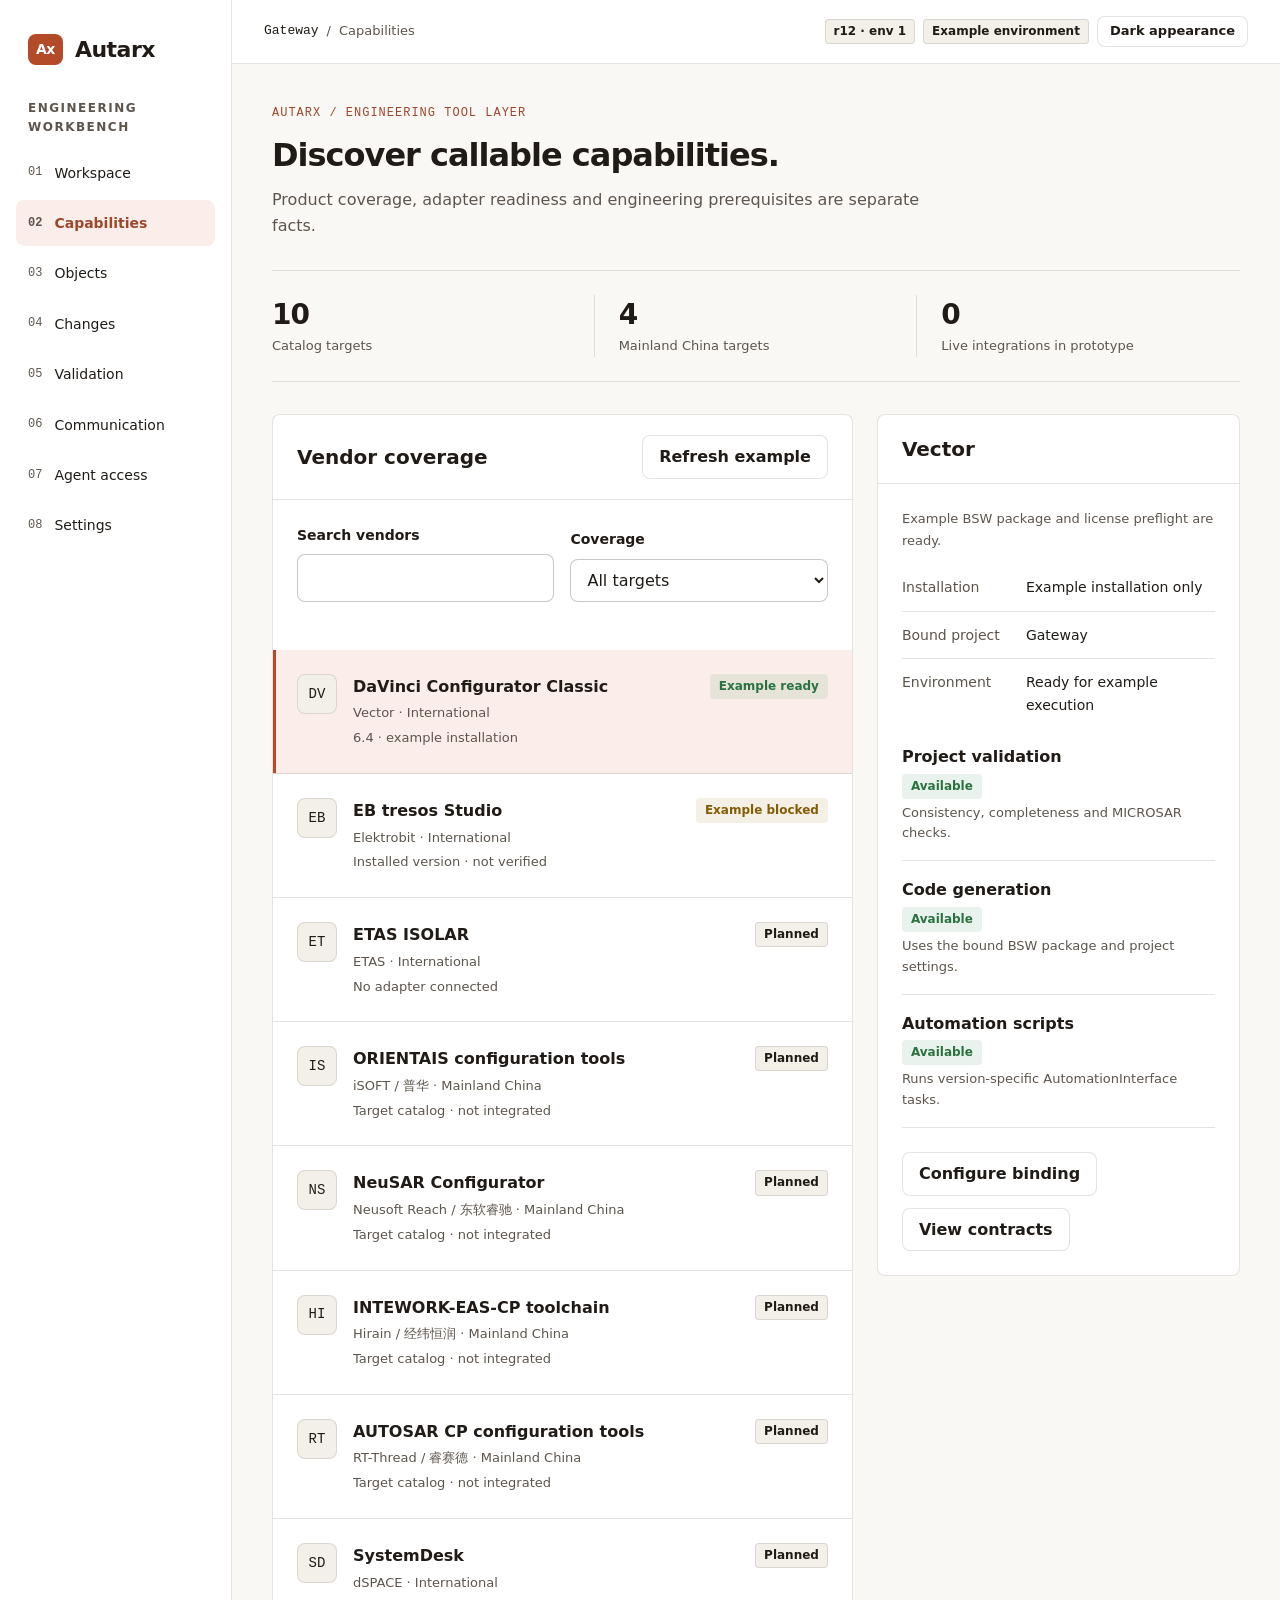
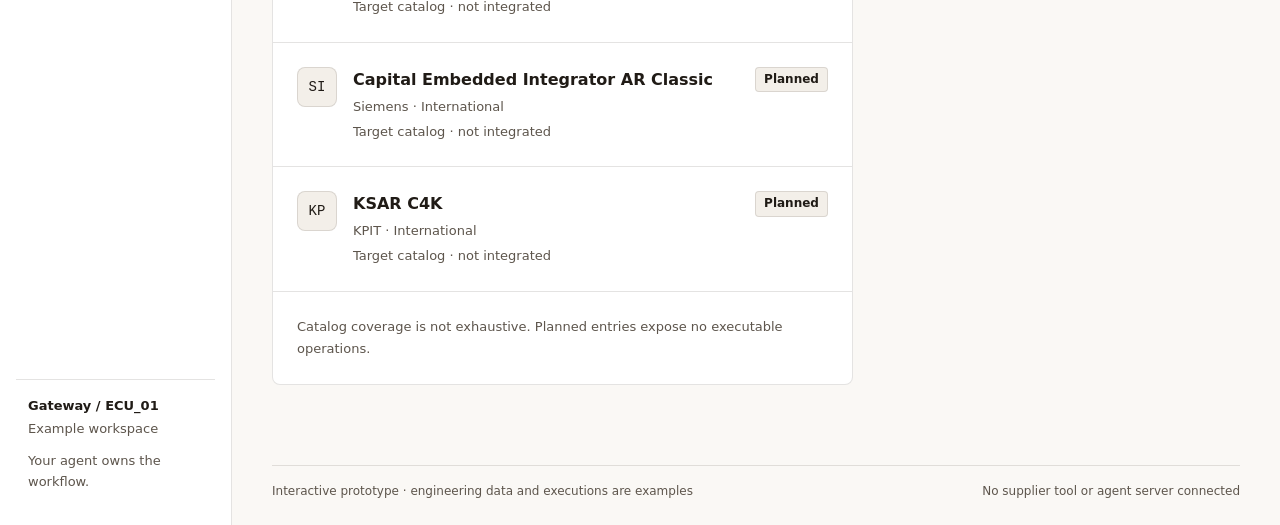
<file: design/index.html>
<!DOCTYPE html><html lang="en"><head><meta charset="UTF-8"><meta name="viewport" content="width=device-width,initial-scale=1"><title>Autarx</title><script>location.replace("prototype/tools.html"+location.search)</script></head><body><a href="prototype/tools.html">Open Autarx workbench</a></body></html>
</file>
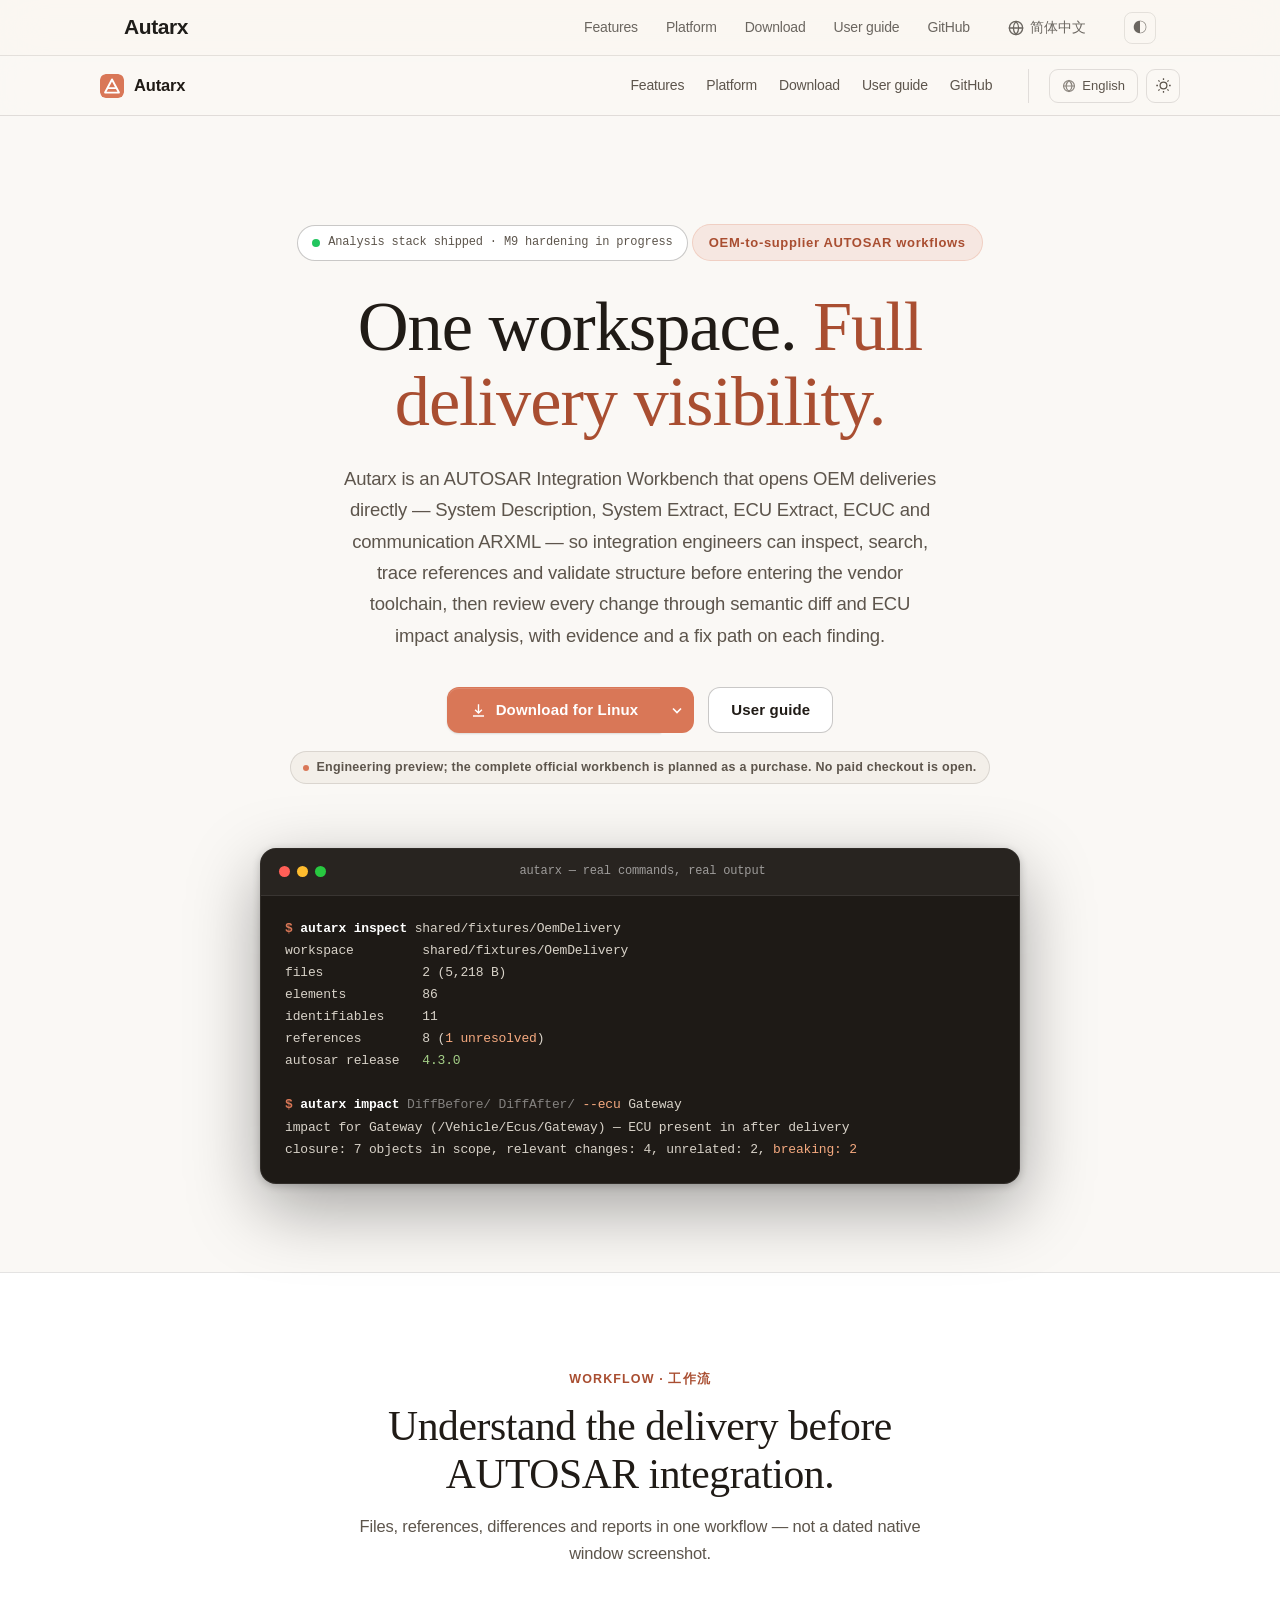
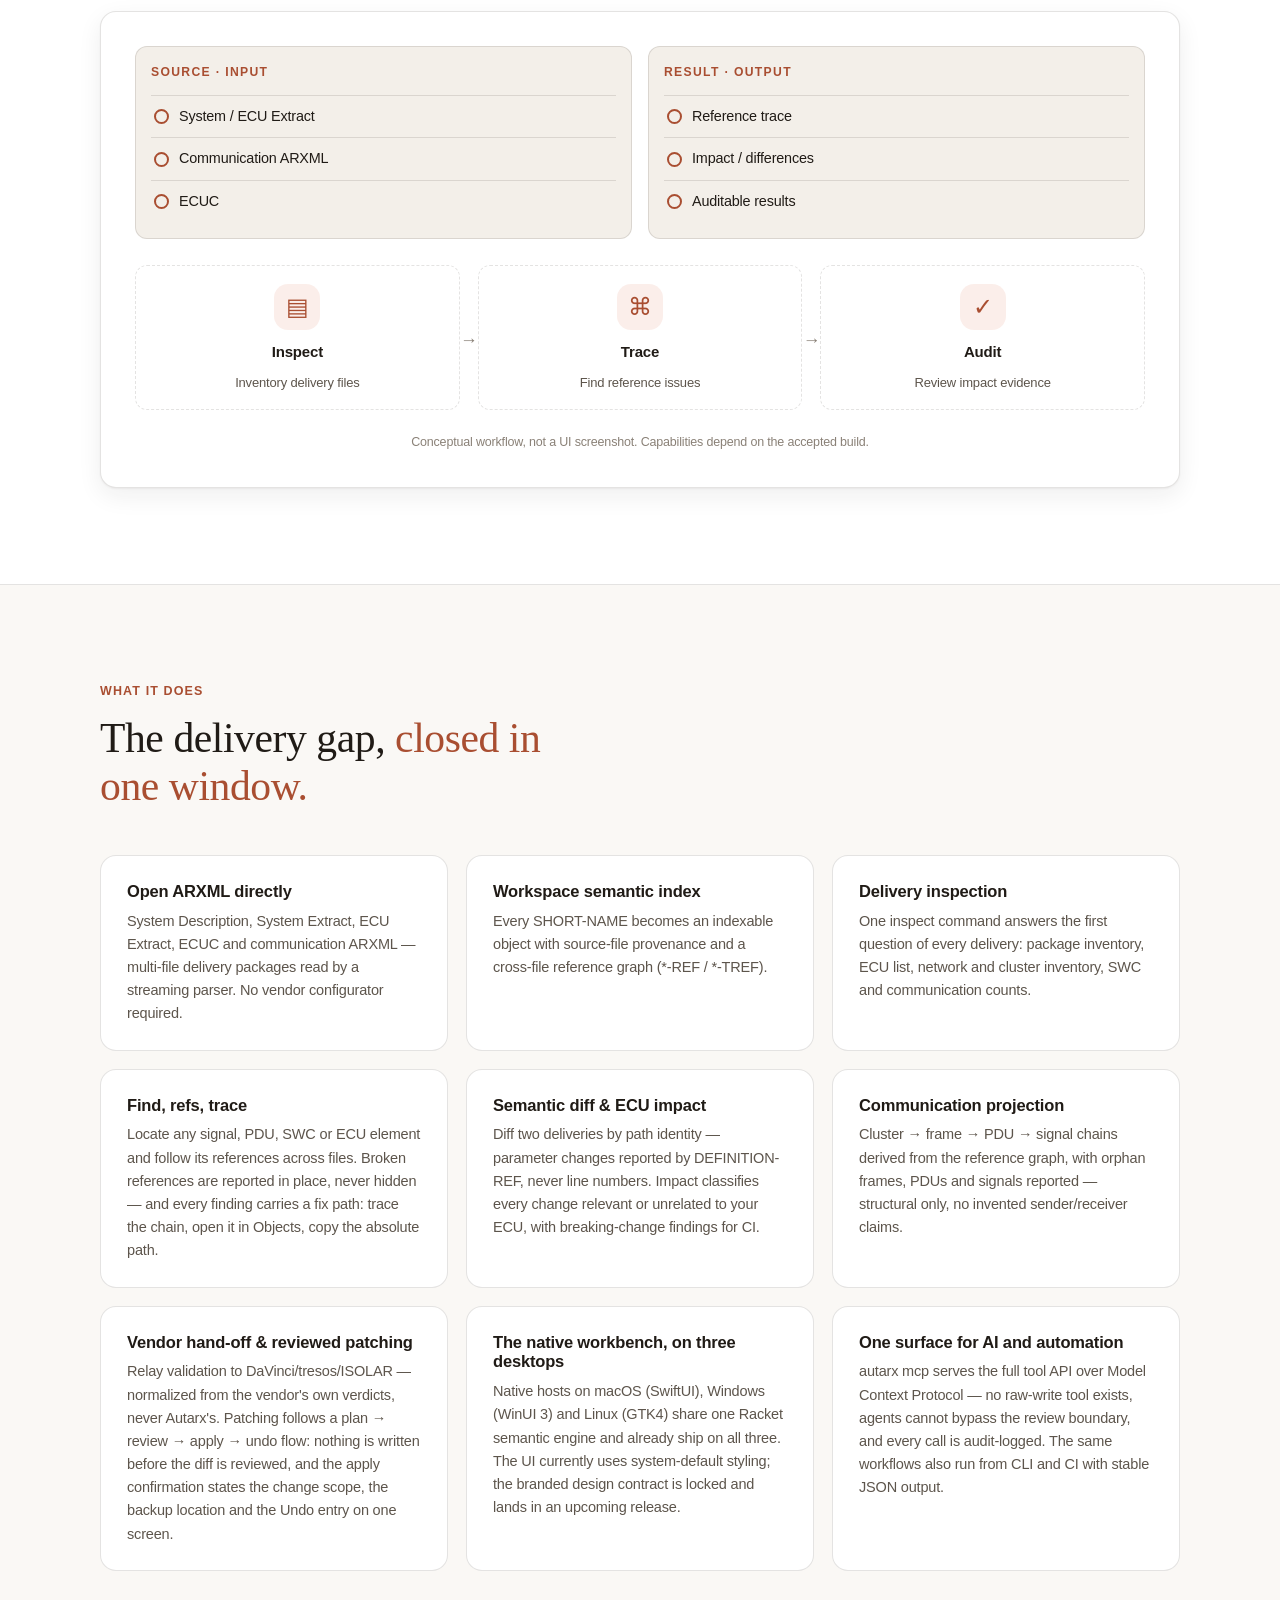
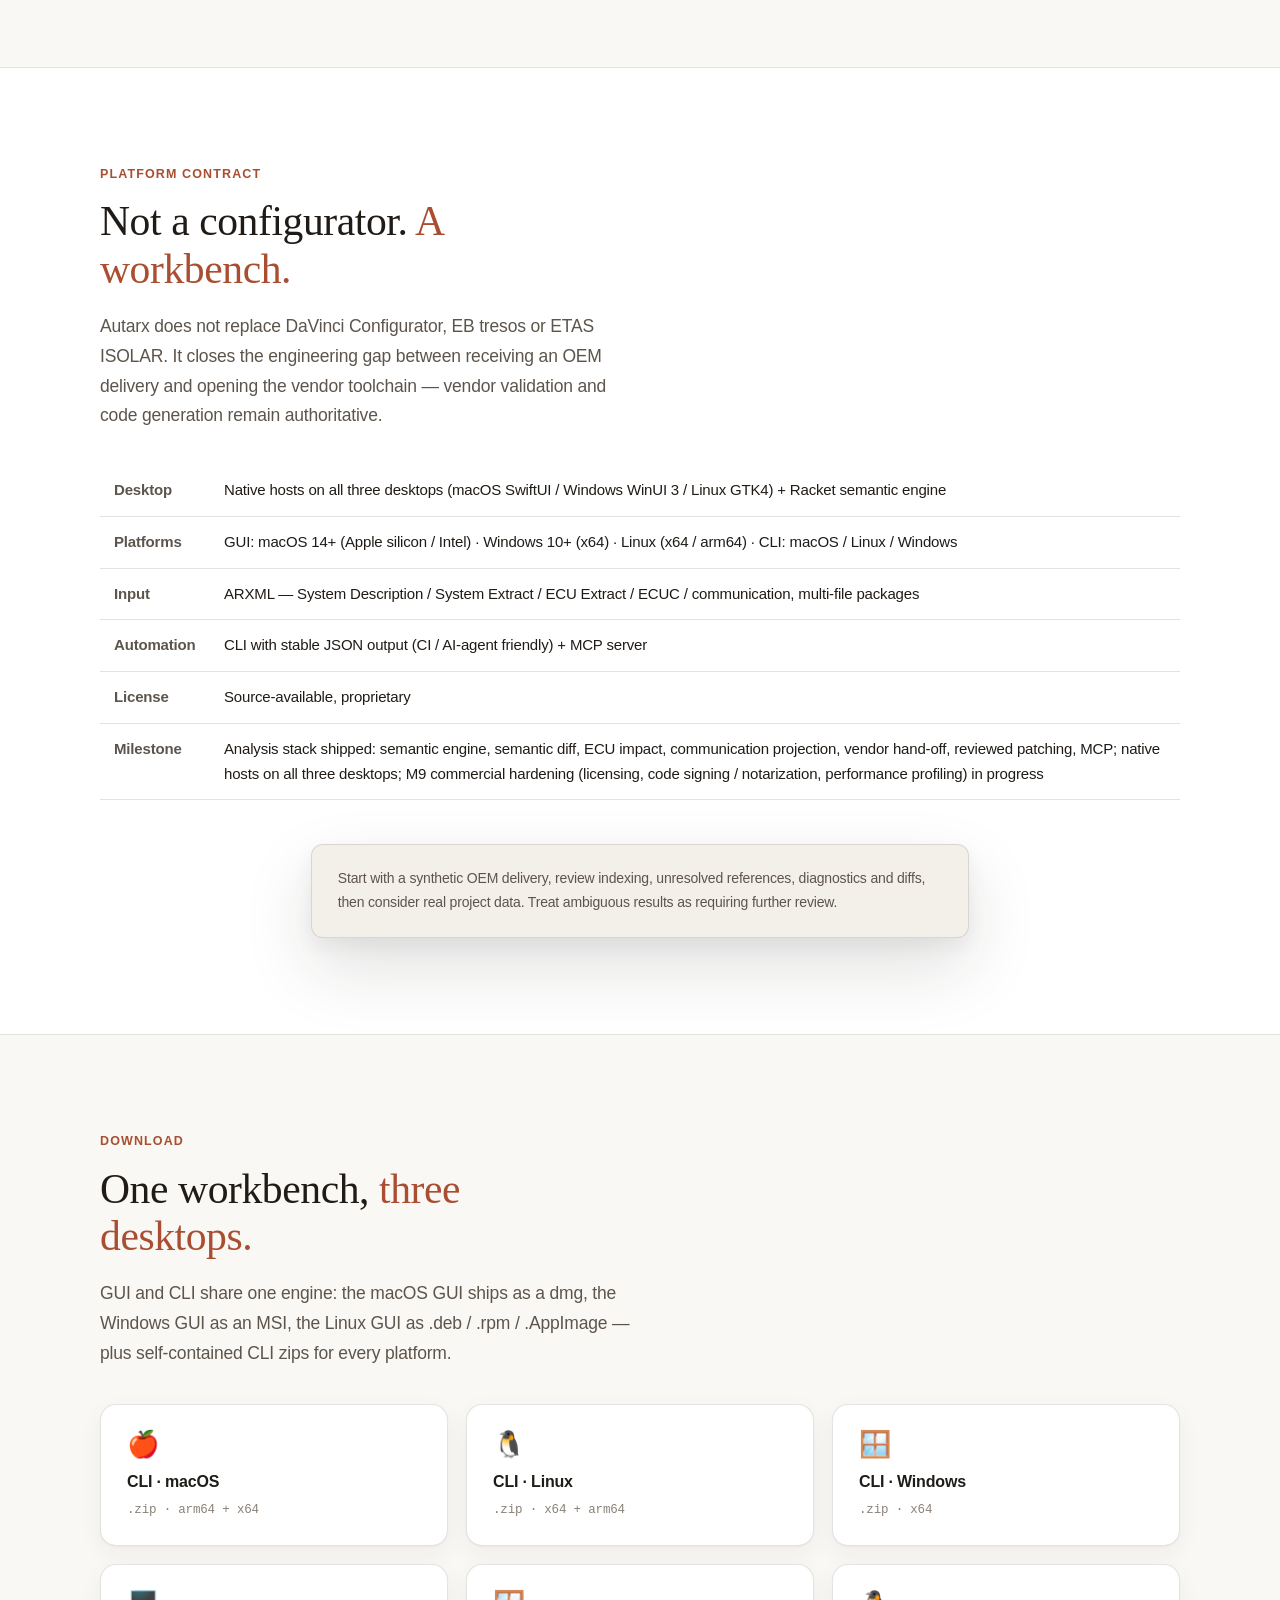
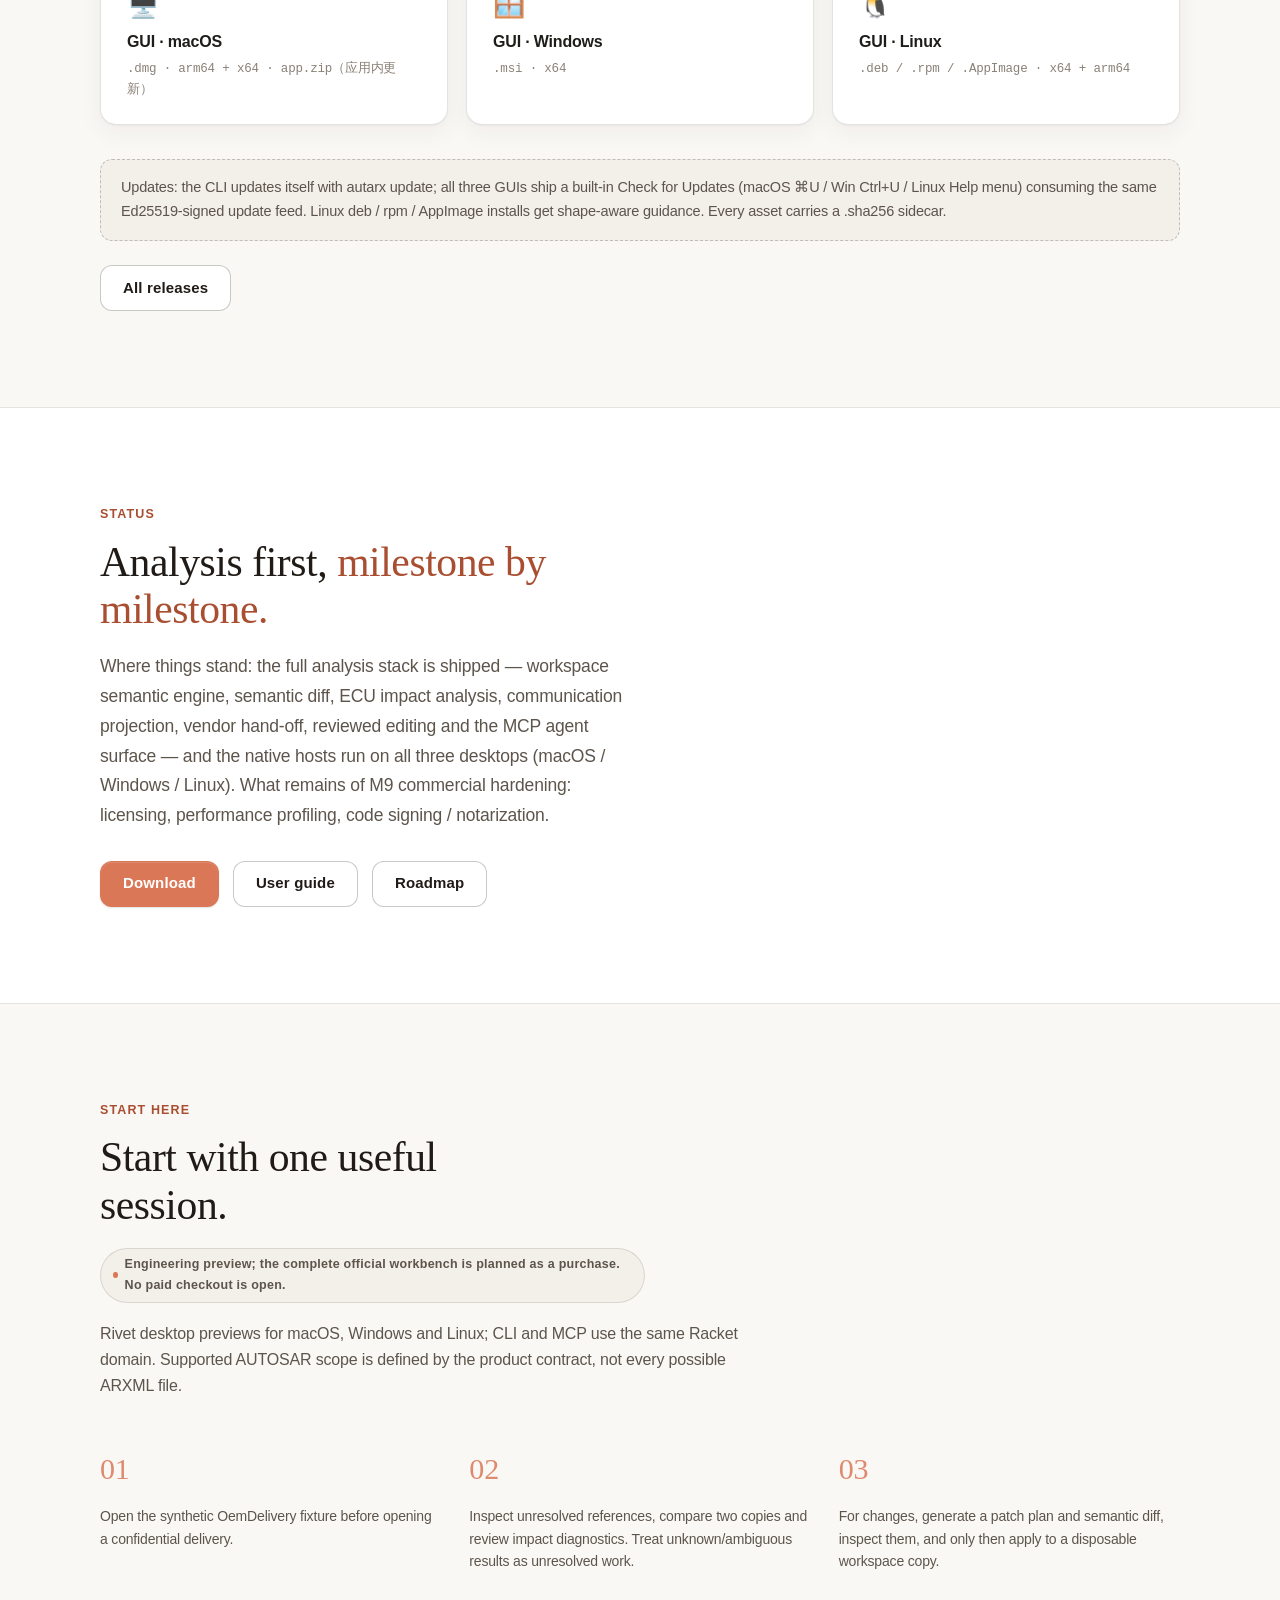
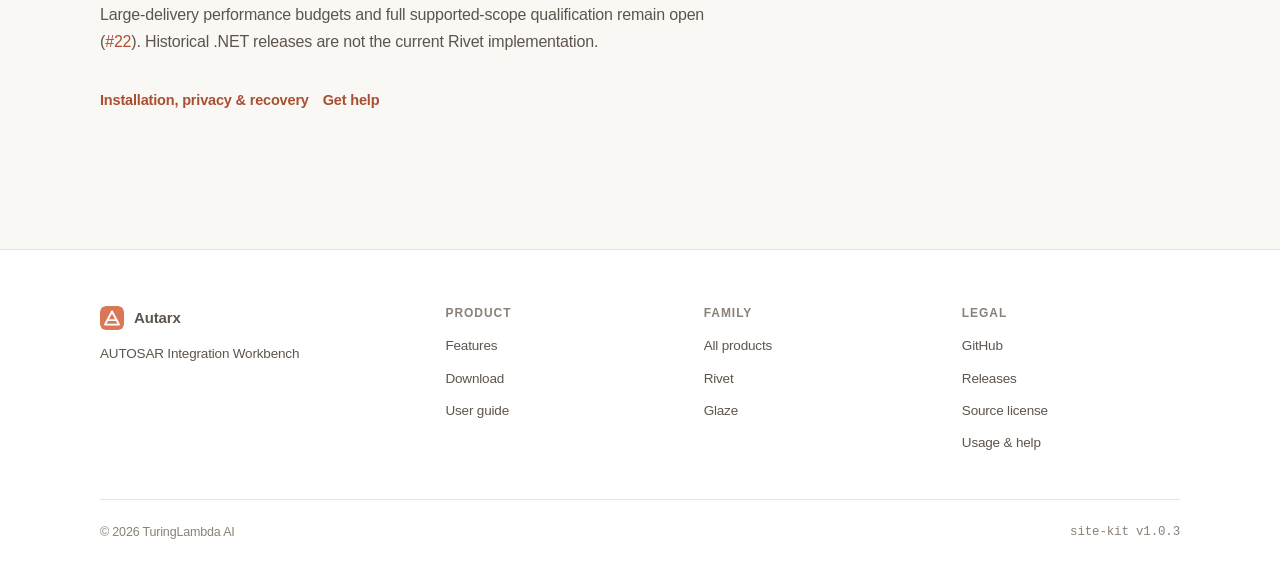
<file: docs/index.html>
<!DOCTYPE html>
<html lang="zh-CN" data-theme="light">
<head>
  <meta charset="UTF-8">
  <meta name="viewport" content="width=device-width, initial-scale=1.0">
  <title>Autarx — AUTOSAR 集成工作台</title>
  <meta name="description" content="AUTOSAR 集成工作台：直接打开 OEM 交付物，在进入 vendor 工具链之前完成检查、检索、引用追踪与 ARXML 校验。">
  <script>
    // no-flash theme: from localStorage when the user picked manually,
    // otherwise from the system preference (payback family pattern).
    (function () {
      var t;
      try { t = localStorage.getItem('autarx-theme'); } catch (e) {}
      if (t !== 'dark' && t !== 'light') t = matchMedia('(prefers-color-scheme: dark)').matches ? 'dark' : 'light';
      document.documentElement.dataset.theme = t;
    })();
  </script>
  <link rel="stylesheet" href="styles.css">
  <style>
    .status-pill { display:inline-flex; gap:8px; align-items:center; padding:7px 12px; border-radius:999px; border:1px solid var(--border); font-family:var(--font-mono); font-size:12px; background:var(--bg-card); }
    .status-dot { width:8px; height:8px; border-radius:50%; background:#22c55e; }
    .hero-copy { max-width:850px; }
    .support-table { width:100%; border-collapse:collapse; margin-top:24px; }
    .support-table th,.support-table td { text-align:left; padding:13px 14px; border-bottom:1px solid var(--border); vertical-align:top; }
    .support-table th { color:var(--text-2); white-space:nowrap; width:110px; }
    .platforms-grid.four { grid-template-columns: repeat(3, 1fr); }
    .dev-note { display:inline-block; margin-top:8px; font-size:12px; color:var(--text-3); border:1px dashed var(--border-strong); border-radius:999px; padding:3px 10px; }
  </style>
<script>
var _hmt = _hmt || [];
(function() {
  var hm = document.createElement("script");
  hm.src = "https://hm.baidu.com/hm.js?8e2445912635226bcba0c400bfb6079d";
  var s = document.getElementsByTagName("script")[0];
  s.parentNode.insertBefore(hm, s);
})();
</script>
<style>
  #product-support { display:flex; flex-wrap:wrap; justify-content:center; gap:12px 24px; padding:24px; font:inherit; border-top:1px solid var(--border, #a8a29e); }
  #product-support a:focus-visible { outline:2px solid currentColor; outline-offset:4px; }
  html:lang(en) #product-support .support-zh, html:lang(zh) #product-support .support-en { display:none; }
</style>
<style id="product-start-style">
.product-availability{font-size:.95rem;line-height:1.65;max-width:72ch;margin:18px 0;opacity:.85} .hero .product-availability{margin-left:auto;margin-right:auto}
.product-start{max-width:1120px;margin:64px auto;padding:32px 24px;border-top:1px solid var(--border,#aaa);font:inherit;line-height:1.65}
.product-start h2{font-size:clamp(1.7rem,3vw,2.4rem);letter-spacing:-.025em;margin:0 0 16px}.product-start h3{font-size:1.05rem;margin:0 0 10px}.product-start p{margin:0 0 16px;max-width:74ch}.product-start-grid{display:grid;grid-template-columns:repeat(3,minmax(0,1fr));gap:28px;margin:28px 0}.product-start a{text-decoration:underline;text-underline-offset:4px;overflow-wrap:anywhere}.product-start a:focus-visible{outline:2px solid currentColor;outline-offset:5px}.product-start .start-links{display:flex;gap:16px 24px;flex-wrap:wrap}.product-start .start-status{font-weight:600}.product-start .start-limits{font-size:.95em}
html:lang(en) .reader-zh,html:lang(zh) .reader-en{display:none!important}@media(max-width:700px){.product-start{margin:40px auto;padding:24px 20px}.product-start-grid{grid-template-columns:1fr;gap:18px}}
</style>
<style>.lang-menu li.lang-choice{padding:0}.lang-menu .lang-choice button{display:block;width:100%;padding:8px 12px;border:0;background:transparent;color:inherit;font:inherit;text-align:left;cursor:pointer}.lang-menu .lang-choice button:focus-visible{outline:2px solid currentColor;outline-offset:-2px;border-radius:4px}</style>
<style id="visual-showcase-css">
/* Visual Showcase: process illustration, intentionally not an app screenshot. */
.vs-showcase{padding:clamp(48px,7vw,88px) 24px;background:var(--bg,var(--surface,#faf7f2));color:var(--text,var(--ink,#24211d))}
.vs-showcase *{box-sizing:border-box}
.vs-showcase .vs-wrap{max-width:1080px;margin:0 auto}
.vs-showcase .vs-intro{text-align:center;max-width:680px;margin:0 auto 28px}
.vs-showcase .vs-label{text-transform:uppercase;letter-spacing:.14em;font-size:.7rem;font-weight:700;color:var(--accent,#b85d3f)}
.vs-showcase h2{font:inherit;font-size:clamp(1.65rem,3.3vw,2.5rem);font-weight:700;line-height:1.2;letter-spacing:-.04em;margin:12px 0}
.vs-showcase .vs-lead,.vs-showcase .vs-caption{color:var(--text-2,var(--muted,#6b6660));line-height:1.7}
.vs-showcase .vs-frame{padding:clamp(18px,3vw,34px);border:1px solid var(--border,var(--line,#e8e2d9));background:var(--bg-card,var(--surface,#fff));border-radius:24px;box-shadow:0 20px 60px rgba(36,29,18,.07);overflow:hidden}
.vs-showcase .vs-stage{display:grid;grid-template-columns:repeat(3,minmax(0,1fr));gap:14px}
.vs-showcase .vs-step{position:relative;min-height:170px;padding:22px 18px;border-radius:16px;background:var(--bg,var(--surface,#faf7f2));border:1px solid var(--border,var(--line,#e8e2d9))}
.vs-showcase .vs-step:not(:last-child):after{content:"→";position:absolute;z-index:1;right:-15px;top:50%;transform:translateY(-50%);width:28px;height:28px;display:grid;place-items:center;border-radius:50%;background:var(--bg-card,var(--surface,#fff));color:var(--accent,#b85d3f);border:1px solid var(--border,var(--line,#e8e2d9))}
.vs-showcase .vs-glyph{font-size:1.75rem;display:block;margin-bottom:24px;color:var(--accent,#b85d3f)}
.vs-showcase .vs-step b{display:block;font-size:1.03rem;margin-bottom:7px}
.vs-showcase .vs-step small{display:block;color:var(--text-2,var(--muted,#6b6660));font-size:.84rem;line-height:1.5}
.vs-showcase .vs-caption{font-size:.79rem;text-align:center;margin:16px 0 0}
.vs-showcase .vs-art{margin-bottom:22px;background:var(--bg,var(--surface,#f6f3ed));border:1px solid var(--border,var(--line,#e8e2d9));border-radius:18px;padding:22px;overflow:hidden;min-height:185px}
.vs-showcase .vs-task-art{display:grid;grid-template-columns:1fr 1fr;gap:16px;align-items:start}
.vs-showcase .vs-mini-board{background:var(--bg-card,var(--surface,#fff));border-radius:14px;border:1px solid var(--border,var(--line,#e8e2d9));padding:15px;box-shadow:0 6px 24px rgba(10,10,10,.04)}
.vs-showcase .vs-mini-title{font-size:.76rem;color:var(--text-2,var(--muted,#6b6660));font-weight:700;margin-bottom:12px}
.vs-showcase .vs-mini-task{display:flex;align-items:center;gap:10px;padding:9px 3px;border-top:1px solid var(--border,var(--line,#e8e2d9));font-size:.9rem}
.vs-showcase .vs-ring{flex:none;height:17px;width:17px;border:2px solid var(--accent,#b85d3f);border-radius:50%}
.vs-showcase .vs-ring.done{background:var(--accent,#b85d3f);position:relative}.vs-showcase .vs-ring.done:after{content:"✓";color:#fff;font-size:12px;position:absolute;left:2px;top:-3px}
.vs-showcase .vs-mini-tag{margin-left:auto;color:var(--accent,#b85d3f);background:var(--accent-soft,#f7e5dd);font-size:.7rem;padding:3px 6px;border-radius:6px}
.vs-showcase .vs-reader-art{display:grid;grid-template-columns:1.5fr 1fr;gap:18px}
.vs-showcase .vs-paper,.vs-showcase .vs-annotation{border-radius:14px;background:var(--bg-card,var(--surface,#fff));border:1px solid var(--border,var(--line,#e8e2d9));padding:18px}
.vs-showcase .vs-paper-title{font-size:.75rem;letter-spacing:.1em;color:var(--text-2,var(--muted,#6b6660));margin-bottom:22px}
.vs-showcase .vs-line{height:9px;background:var(--border,var(--line,#e8e2d9));border-radius:8px;margin:12px 0;max-width:100%}
.vs-showcase .vs-line.short{width:57%}.vs-showcase .vs-line.mid{width:82%}
.vs-showcase .vs-highlight{height:15px;border-radius:3px;width:72%;background:color-mix(in srgb,var(--accent,#d97757) 32%,transparent)}
.vs-showcase .vs-note-label{font-size:.72rem;letter-spacing:.09em;color:var(--accent,#b85d3f);font-weight:800}
.vs-showcase .vs-note-body{font-size:.93rem;line-height:1.7;margin:18px 0}
.vs-showcase .vs-note-foot{font-size:.75rem;color:var(--text-2,var(--muted,#6b6660))}
html:lang(en) .vs-zh,html:lang(zh) .vs-en{display:none!important}
@media(max-width:700px){.vs-showcase .vs-stage{grid-template-columns:1fr}.vs-showcase .vs-step{min-height:120px}.vs-showcase .vs-step:not(:last-child):after{right:calc(50% - 14px);top:auto;bottom:-15px;transform:rotate(90deg)}.vs-showcase .vs-glyph{margin-bottom:12px}.vs-showcase .vs-reader-art{grid-template-columns:1fr 1fr}.vs-showcase .vs-art{padding:14px}}
@media(prefers-reduced-motion:reduce){.vs-showcase *, .vs-showcase *:before,.vs-showcase *:after{animation:none!important;transition:none!important}}

/* The architecture comparison must show both panels on narrow phones. */
@media (max-width: 600px) {
  .vs-showcase .vs-task-art { grid-template-columns: minmax(0, 1fr); }
  .vs-showcase .vs-mini-board { min-width: 0; overflow-wrap: anywhere; }
  .platforms-grid.four { grid-template-columns: minmax(0, 1fr); }
}
</style></head>
<body>
  <nav class="nav-container">
    <div class="nav-wrapper">
      <div class="nav-brand">Autarx</div>
      <ul class="nav-menu">
        <li><a href="#features" data-i18n="nav.features">功能</a></li>
        <li><a href="#platform" data-i18n="nav.platform">平台</a></li>
        <li><a href="#download" data-i18n="nav.download">下载</a></li>
        <li><a href="guide.html" data-i18n="nav.guide">用户手册</a></li>
        <li><a href="https://github.com/turlamai/autarx">GitHub</a></li>
        <li class="lang-dropdown-wrapper">
          <button class="lang-btn" type="button" aria-label="Switch language">
            <svg width="16" height="16" viewBox="0 0 24 24" fill="none" stroke="currentColor" stroke-width="2" stroke-linecap="round" stroke-linejoin="round"><circle cx="12" cy="12" r="10"></circle><line x1="2" y1="12" x2="22" y2="12"></line><path d="M12 2a15.3 15.3 0 0 1 4 10 15.3 15.3 0 0 1-4 10 15.3 15.3 0 0 1-4-10 15.3 15.3 0 0 1 4-10z"></path></svg>
            <span id="current-lang-label">简体中文</span>
          </button>
          <ul class="lang-menu">
            <li class="lang-choice"><button type="button" onclick="setLanguage('zh')">简体中文</button></li>
            <li class="lang-choice"><button type="button" onclick="setLanguage('en')">English</button></li>
          </ul>
        </li>
        <li><button class="theme-btn" id="theme-btn" type="button" aria-label="Toggle theme">◐</button></li>
      </ul>
    </div>
  </nav>
<html lang="zh-CN" data-kit-id="autarx">

<head>
    <meta charset="UTF-8">
    <meta name="viewport" content="width=device-width, initial-scale=1.0">
    <title>Autarx — AUTOSAR 集成工作台</title>
    <meta name="description" content="AUTOSAR 集成工作台：直接打开 OEM 交付物，在进入 vendor 工具链之前完成检查、检索、引用追踪、ARXML 结构校验、语义 diff 与 ECU 影响分析。">
    <link rel="canonical" href="https://autarx.jrtx.site/">
    <meta name="theme-color" content="#D97757">
    <meta property="og:type" content="website">
    <meta property="og:site_name" content="Autarx">
    <meta property="og:title" content="Autarx — AUTOSAR Integration Workbench">
    <meta property="og:description" content="An AUTOSAR Integration Workbench that opens OEM deliveries directly — inspect, search, trace references, structurally validate ARXML and review semantic diffs with ECU impact analysis before entering the vendor toolchain.">
    <meta property="og:url" content="https://autarx.jrtx.site/">
    <meta name="twitter:card" content="summary">
    <meta name="twitter:title" content="Autarx — AUTOSAR Integration Workbench">
    <meta name="twitter:description" content="An AUTOSAR Integration Workbench that opens OEM deliveries directly — inspect, search, trace references, structurally validate ARXML and review semantic diffs with ECU impact analysis before entering the vendor toolchain.">

    <!-- Theme pre-paint: apply before the stylesheet paints, no flash. -->
    <script>
        (function () {
            var t;
            try { t = localStorage.getItem('autarx-theme'); } catch (e) { }
            if (t !== 'dark' && t !== 'light') {
                t = window.matchMedia && matchMedia('(prefers-color-scheme: dark)').matches ? 'dark' : 'light';
            }
            document.documentElement.dataset.theme = t;
        })();
    </script>

    <link rel="icon" type="image/svg+xml" href="data:image/svg+xml,%3Csvg xmlns='http://www.w3.org/2000/svg' viewBox='0 0 512 512'%3E%3Crect width='512' height='512' rx='115' fill='%23D97757'/%3E%3Cpath d='M256 116 L404 396 L108 396 Z' fill='none' stroke='%23FFFFFF' stroke-width='40' stroke-linejoin='round'/%3E%3Cpath d='M186 300 L326 300' stroke='%23FFFFFF' stroke-width='40' stroke-linecap='round'/%3E%3C/svg%3E">
    <link rel="stylesheet" href="family.css">
    <link rel="stylesheet" href="site.css">
    <link rel="preload" href="fonts/newsreader-latin-var.woff2" as="font" type="font/woff2" crossorigin>
    <link rel="preload" href="fonts/inter-latin-var.woff2" as="font" type="font/woff2" crossorigin>
    <script src="family.js" defer></script>
</head>

<body>
    <header class="kit-nav">
        <div class="kit-container kit-nav-inner">
            <a class="kit-brand" href="/">
                <svg class="kit-brand-mark" viewBox="0 0 512 512" fill="none" aria-hidden="true">
                    <rect width="512" height="512" rx="115" fill="#D97757"/>
                    <path d="M256 116 L404 396 L108 396 Z" fill="none" stroke="#FFFFFF" stroke-width="40" stroke-linejoin="round"/>
                    <path d="M186 300 L326 300" stroke="#FFFFFF" stroke-width="40" stroke-linecap="round"/>
                </svg>
                <span>Autarx</span>
            </a>
            <nav class="kit-nav-links">
                <a href="#features" data-i18n="nav.features">功能</a>
                <a href="#platform" data-i18n="nav.platform">平台</a>
                <a href="#download" data-i18n="nav.download">下载</a>
                <a href="guide.html" data-i18n="nav.guide">用户手册</a>
                <a href="https://github.com/turlamai/autarx">GitHub</a>
            </nav>
            <div class="kit-nav-actions">
                <div class="kit-lang">
                    <button class="kit-lang-btn" type="button" aria-haspopup="true" aria-expanded="false">
                        <svg viewBox="0 0 16 16" fill="none" stroke="currentColor" stroke-width="1.4" aria-hidden="true"><circle cx="8" cy="8" r="6.2"/><path d="M1.8 8h12.4M8 1.8c-4.6 4-4.6 8.4 0 12.4 4.6-4 4.6-8.4 0-12.4z"/></svg>
                        <span class="kit-lang-current">简体中文</span>
                    </button>
                    <ul class="kit-lang-menu">
                        <li><button type="button" data-kit-lang="zh">简体中文</button></li>
                        <li><button type="button" data-kit-lang="en">English</button></li>
                    </ul>
                </div>
                <button class="kit-icon-btn kit-theme-toggle" type="button" aria-pressed="false" aria-label="Theme">
                    <svg class="kit-icon-sun" viewBox="0 0 20 20" fill="none" stroke="currentColor" stroke-width="1.5" aria-hidden="true"><circle cx="10" cy="10" r="4"/><path d="M10 1.5v2M10 16.5v2M1.5 10h2M16.5 10h2M4 4l1.4 1.4M14.6 14.6L16 16M16 4l-1.4 1.4M5.4 14.6L4 16"/></svg>
                    <svg class="kit-icon-moon" viewBox="0 0 20 20" fill="none" stroke="currentColor" stroke-width="1.5" aria-hidden="true"><path d="M16.5 12.2A7 7 0 0 1 7.8 3.5a7 7 0 1 0 8.7 8.7z"/></svg>
                </button>
            </div>
        </div>
    </header>

    <main>
        <!-- Hero -->
        <section class="kit-hero" id="overview">
            <div class="kit-container">
                <p class="status-pill"><span class="status-dot" aria-hidden="true"></span><span data-i18n="hero.pill">分析栈已交付 · M9 商业化进行中</span></p>
                <span class="kit-eyebrow" data-i18n="hero.eyebrow">OEM–供应商 AUTOSAR 工作流</span>
                <h1><span data-i18n="hero.h1a">一个工作台，</span> <span class="kit-accent-word" data-i18n="hero.h1b">看清整套交付。</span></h1>
                <p class="kit-lead" data-i18n="hero.lead">Autarx 是一个 AUTOSAR 集成工作台：直接打开 OEM 交付物——System Description、System Extract、ECU Extract、ECUC 与通信 ARXML——让集成工程师在进入 vendor 工具链之前，先完成检查、检索、引用追踪与结构校验，再用语义 diff 与 ECU 影响分析看清每个变化，每条发现都带证据与修复路径。</p>
                <div class="kit-btn-row">
                    <div class="kit-dl">
                        <a class="kit-btn kit-btn--primary" data-kit-dl-primary href="https://github.com/turlamai/autarx/releases/latest">
                            <svg viewBox="0 0 20 20" fill="none" stroke="currentColor" stroke-width="1.6" aria-hidden="true"><path d="M10 2.5v10M6 9l4 4 4-4M3.5 16.5h13"/></svg>
                            <span class="kit-dl-label" data-i18n="dl.generic">下载最新版</span>
                        </a>
                        <button class="kit-dl-caret" type="button" aria-haspopup="true" aria-expanded="false" aria-label="All platforms">
                            <svg viewBox="0 0 14 14" fill="none" stroke="currentColor" stroke-width="1.6" aria-hidden="true"><path d="M3 5.5L7 9.5l4-4"/></svg>
                        </button>
                        <ul class="kit-dl-menu">
                            <li><a href="https://github.com/turlamai/autarx/releases/latest" data-kit-dl="mac"><span class="kit-dl-os" data-i18n="dl.mac">下载 macOS 版</span><span class="kit-dl-kind">.dmg</span></a></li>
                            <li><a href="https://github.com/turlamai/autarx/releases/latest" data-kit-dl="win"><span class="kit-dl-os" data-i18n="dl.win">下载 Windows 版</span><span class="kit-dl-kind">.msi</span></a></li>
                            <li><a href="https://github.com/turlamai/autarx/releases/latest" data-kit-dl="linux"><span class="kit-dl-os" data-i18n="dl.linux">下载 Linux 版</span><span class="kit-dl-kind">.AppImage</span></a></li>
                            <li class="kit-dl-note kit-hidden" data-i18n="dl.note">当前平台请前往 Releases 页面选取对应安装包。</li>
                        </ul>
                    </div>
                    <a class="kit-btn kit-btn--secondary" href="guide.html" data-i18n="hero.cta-guide">用户手册</a>
                </div>
                <p class="kit-hero-meta"><span class="kit-badge" data-i18n="hero.availability">工程预览；完整官方工作台规划为买断，目前尚未开放付费购买。</span></p>

                <div class="hero-visual">
                    <div class="code-window">
                        <div class="window-header">
                            <div class="window-controls" aria-hidden="true"><span class="traffic-light close"></span><span class="traffic-light minimize"></span><span class="traffic-light maximize"></span></div>
                            <div class="window-title" data-i18n="hero.term-title">autarx — 真实命令与输出</div>
                        </div>
                        <div class="code-body"><span class="prompt">$</span> <span class="cmd">autarx inspect</span> shared/fixtures/OemDelivery
workspace         shared/fixtures/OemDelivery
files             2 (5,218 B)
elements          86
identifiables     11
references        8 (<span class="flag">1 unresolved</span>)
autosar release   <span class="str">4.3.0</span>

<span class="prompt">$</span> <span class="cmd">autarx impact</span> <span class="dim">DiffBefore/ DiffAfter/</span> <span class="flag">--ecu</span> Gateway
impact for Gateway (/Vehicle/Ecus/Gateway) — ECU present in after delivery
closure: 7 objects in scope, relevant changes: 4, unrelated: 2, <span class="flag">breaking: 2</span></div>
                    </div>
                </div>
            </div>
        </section>

        <!-- Workflow illustration -->
        <section class="kit-section kit-section--alt" id="visual-showcase" aria-label="Product workflow">
            <div class="vs-wrap">
                <div class="vs-intro">
                    <span class="vs-label">WORKFLOW · 工作流</span>
                    <h2 data-i18n="vs.title">先看清交付物，再开展 AUTOSAR 集成。</h2>
                    <p class="vs-lead" data-i18n="vs.lead">文件、引用、差异与报告如何关联？用工作流程说明，而非陈旧的原生窗口截图。</p>
                </div>
                <div class="vs-frame">
                    <div class="vs-art">
                        <div class="vs-mini-board">
                            <div class="vs-mini-title">SOURCE · INPUT</div>
                            <div class="vs-mini-task"><span class="vs-ring" aria-hidden="true"></span>System / ECU Extract</div>
                            <div class="vs-mini-task"><span class="vs-ring" aria-hidden="true"></span>Communication ARXML</div>
                            <div class="vs-mini-task"><span class="vs-ring" aria-hidden="true"></span>ECUC</div>
                        </div>
                        <div class="vs-mini-board">
                            <div class="vs-mini-title">RESULT · OUTPUT</div>
                            <div class="vs-mini-task"><span class="vs-ring" aria-hidden="true"></span>Reference trace</div>
                            <div class="vs-mini-task"><span class="vs-ring" aria-hidden="true"></span>Impact / differences</div>
                            <div class="vs-mini-task"><span class="vs-ring" aria-hidden="true"></span>Auditable results</div>
                        </div>
                    </div>
                    <div class="vs-stage">
                        <div class="vs-step"><span class="vs-glyph" aria-hidden="true">▤</span><b data-i18n="vs.s1t">检查包</b><small data-i18n="vs.s1b">清点交付文件</small></div>
                        <div class="vs-step"><span class="vs-glyph" aria-hidden="true">⌘</span><b data-i18n="vs.s2t">追踪关联</b><small data-i18n="vs.s2b">发现引用问题</small></div>
                        <div class="vs-step"><span class="vs-glyph" aria-hidden="true">✓</span><b data-i18n="vs.s3t">评估变更</b><small data-i18n="vs.s3b">查看变化和证据</small></div>
                    </div>
                    <p class="vs-caption" data-i18n="vs.caption">架构与工作流程概念图，非软件截图；具体能力以已验收版本为准。</p>
                </div>
            </div>
        </section>

        <!-- Features -->
        <section class="kit-section" id="features">
            <div class="kit-container">
                <span class="kit-kicker" data-i18n="features.eyebrow">它做什么</span>
                <h2 class="kit-h2"><span data-i18n="features.t1">交付接手后的缺口，</span> <span class="kit-accent-word" data-i18n="features.t2">一个窗口补齐。</span></h2>
                <div class="kit-grid kit-grid--3" style="margin-top: 44px;">
                    <div class="kit-card"><h3 data-i18n="f1.title">直接打开 ARXML</h3><p data-i18n="f1.body">System Description、System Extract、ECU Extract、ECUC 与通信 ARXML——流式解析器直接读多文件交付包，无需 vendor 配置器。</p></div>
                    <div class="kit-card"><h3 data-i18n="f2.title">工作区语义索引</h3><p data-i18n="f2.body">每个 SHORT-NAME 都是可索引对象，带来源文件信息与跨文件引用图（*-REF / *-TREF）。</p></div>
                    <div class="kit-card"><h3 data-i18n="f3.title">交付检查</h3><p data-i18n="f3.body">一条 inspect 命令回答「这次 OEM 给了什么」：包清单、ECU 列表、网络与集群清单、SWC 与通信计数。</p></div>
                    <div class="kit-card"><h3 data-i18n="f4.title">检索、引用、追踪</h3><p data-i18n="f4.body">定位任意 signal、PDU、SWC 或 ECU 元素，跨文件追踪其引用。断链引用就地报告、不会被藏起来，每条发现附修复路径：追踪引用链、在 Objects 中打开、复制绝对路径。</p></div>
                    <div class="kit-card"><h3 data-i18n="f5.title">语义 diff 与 ECU 影响分析</h3><p data-i18n="f5.body">按路径身份对比两版交付——参数变化以 DEFINITION-REF 表述，绝非行号。影响分析把每个变化归类为「与本 ECU 相关/无关」，并给出可进 CI 的 breaking 发现。</p></div>
                    <div class="kit-card"><h3 data-i18n="f6.title">通信链路投影</h3><p data-i18n="f6.body">从引用图推导 Cluster → Frame → PDU → Signal 链路，并报告未挂接的孤儿对象——只陈述结构，不虚构收发方向。</p></div>
                    <div class="kit-card"><h3 data-i18n="f7.title">厂商交接与受控编辑</h3><p data-i18n="f7.body">校验中继给 DaVinci/tresos/ISOLAR，只归一化 vendor 自己的结论。编辑走 plan → review → apply → undo 步进：diff 未审阅前不落盘；apply 确认同屏说明改动范围、自动备份位置与 Undo 入口。</p></div>
                    <div class="kit-card"><h3 data-i18n="f8.title">三平台原生工作台</h3><p data-i18n="f8.body">macOS（SwiftUI）、Windows（WinUI 3）与 Linux（GTK4）原生宿主共用同一 Racket 语义引擎，已在三平台发布；界面样式当前为系统默认，品牌化界面已按设计契约定稿，随后续版本落地。</p></div>
                    <div class="kit-card"><h3 data-i18n="f9.title">AI 与自动化的同一入口</h3><p data-i18n="f9.body">autarx mcp 通过 Model Context Protocol 暴露完整工具 API——不存在裸写工具，agent 无法绕过审阅边界，每次调用都进审计日志；同一工作流也能在 CLI/CI 以稳定 JSON 运行。</p></div>
                </div>
            </div>
        </section>

        <!-- Platform contract -->
        <section class="kit-section kit-section--alt" id="platform">
            <div class="kit-container">
                <span class="kit-kicker" data-i18n="platform.eyebrow">平台契约</span>
                <h2 class="kit-h2"><span data-i18n="platform.t1">不是配置器，</span> <span class="kit-accent-word" data-i18n="platform.t2">是工作台。</span></h2>
                <p class="kit-lead" data-i18n="platform.lead">Autarx 不替代 DaVinci Configurator、EB tresos 或 ETAS ISOLAR。它补上的是收到 OEM 交付到打开 vendor 工具链之间的工程缺口——vendor 侧的校验与代码生成仍是权威路径。</p>
                <table class="support-table" style="margin-top: 34px;">
                    <tr><th data-i18n="pf.desktop">桌面端</th><td data-i18n="pf.desktop-v">三平台原生宿主（macOS SwiftUI / Windows WinUI 3 / Linux GTK4）+ Racket 语义引擎</td></tr>
                    <tr><th data-i18n="pf.platforms">平台</th><td data-i18n="pf.platforms-v">GUI：macOS 14+（Apple silicon / Intel）· Windows 10+（x64）· Linux（x64 / arm64）· CLI：macOS / Linux / Windows</td></tr>
                    <tr><th data-i18n="pf.input">输入</th><td data-i18n="pf.input-v">ARXML — System Description / System Extract / ECU Extract / ECUC / 通信，多文件交付包</td></tr>
                    <tr><th data-i18n="pf.automation">自动化</th><td data-i18n="pf.automation-v">CLI 稳定 JSON 输出（CI / AI agent 友好）+ MCP 服务器</td></tr>
                    <tr><th data-i18n="pf.license">许可</th><td data-i18n="pf.license-v">源码可见，专有许可（source-available, proprietary）</td></tr>
                    <tr><th data-i18n="pf.milestone">里程碑</th><td data-i18n="pf.milestone-v">分析栈已交付：语义引擎、语义 diff、ECU 影响分析、通信投影、厂商交接、受控编辑、MCP；三平台 GUI 宿主已上线；M9 商业化加固（授权、签名 / 公证、性能画像）进行中</td></tr>
                </table>
                <div class="app-window" style="margin-top: 44px;">
                    <p data-i18n="pf.caption">先用合成 OEM 交付件试运行导入和索引；检查未解析引用、诊断与差异，再处理真实项目。遇到歧义结果应继续核查。</p>
                </div>
            </div>
        </section>

        <!-- Download -->
        <section class="kit-section" id="download">
            <div class="kit-container">
                <span class="kit-kicker" data-i18n="dl.eyebrow">下载</span>
                <h2 class="kit-h2"><span data-i18n="dl.t1">一个工作台，</span> <span class="kit-accent-word" data-i18n="dl.t2">三个桌面。</span></h2>
                <p class="kit-lead" data-i18n="dl.lead">GUI 与 CLI 同一个引擎：macOS 以 dmg 交付，Windows 以 MSI 交付，Linux 以 deb / rpm / AppImage 交付；CLI 另有全平台自包含 zip。</p>
                <div class="kit-grid kit-grid--3" style="margin-top: 36px;">
                    <a class="kit-card platform-card" href="https://github.com/turlamai/autarx/releases/latest">
                        <div class="platform-icon" aria-hidden="true">🍎</div>
                        <div class="platform-name">CLI · macOS</div>
                        <div class="platform-format">.zip · arm64 + x64</div>
                    </a>
                    <a class="kit-card platform-card" href="https://github.com/turlamai/autarx/releases/latest">
                        <div class="platform-icon" aria-hidden="true">🐧</div>
                        <div class="platform-name">CLI · Linux</div>
                        <div class="platform-format">.zip · x64 + arm64</div>
                    </a>
                    <a class="kit-card platform-card" href="https://github.com/turlamai/autarx/releases/latest">
                        <div class="platform-icon" aria-hidden="true">🪟</div>
                        <div class="platform-name">CLI · Windows</div>
                        <div class="platform-format">.zip · x64</div>
                    </a>
                </div>
                <div class="kit-grid kit-grid--3" style="margin-top: 18px;">
                    <a class="kit-card platform-card" data-kit-dl="mac" href="https://github.com/turlamai/autarx/releases/latest">
                        <div class="platform-icon" aria-hidden="true">🖥️</div>
                        <div class="platform-name" data-i18n="dl.mac-gui">GUI · macOS</div>
                        <div class="platform-format">.dmg · arm64 + x64 · app.zip（应用内更新）</div>
                    </a>
                    <a class="kit-card platform-card" data-kit-dl="win" href="https://github.com/turlamai/autarx/releases/latest">
                        <div class="platform-icon" aria-hidden="true">🪟</div>
                        <div class="platform-name" data-i18n="dl.win-gui">GUI · Windows</div>
                        <div class="platform-format">.msi · x64</div>
                    </a>
                    <a class="kit-card platform-card" data-kit-dl="linux" href="https://github.com/turlamai/autarx/releases/latest">
                        <div class="platform-icon" aria-hidden="true">🐧</div>
                        <div class="platform-name" data-i18n="dl.linux-gui">GUI · Linux</div>
                        <div class="platform-format">.deb / .rpm / .AppImage · x64 + arm64</div>
                    </a>
                </div>
                <p class="callout" style="margin-top: 34px;"><span data-i18n="dl.callout">更新机制：CLI 用 autarx update 自更新；三平台 GUI 都内置「检查更新」（macOS ⌘U / Win Ctrl+U / Linux Help 菜单），走同一条 Ed25519 签名的 update feed。Linux 的 deb / rpm / AppImage 副本按安装形态引导更新。每个资产都带 .sha256 校验文件。</span></p>
                <p style="margin-top: 24px;"><a class="kit-btn kit-btn--secondary" href="https://github.com/turlamai/autarx/releases" data-i18n="dl.all-releases">全部版本</a></p>
            </div>
        </section>

        <!-- Status -->
        <section class="kit-section kit-section--alt" id="status">
            <div class="kit-container">
                <span class="kit-kicker" data-i18n="status.eyebrow">状态</span>
                <h2 class="kit-h2"><span data-i18n="status.t1">分析优先，</span> <span class="kit-accent-word" data-i18n="status.t2">一个里程碑一个里程碑。</span></h2>
                <p class="kit-lead" data-i18n="status.lead">当前状态：完整分析栈已交付——工作区语义引擎、语义 diff、ECU 影响分析、通信投影、厂商交接、受控编辑与 MCP agent 接口；三平台 GUI 宿主（macOS / Windows / Linux）已上线。剩余为 M9 商业化加固——授权、性能画像与代码签名 / 公证。</p>
                <div class="kit-btn-row" style="margin-top: 30px;">
                    <a class="kit-btn kit-btn--primary" href="https://github.com/turlamai/autarx/releases/latest" data-i18n="status.download">下载</a>
                    <a class="kit-btn kit-btn--secondary" href="guide.html" data-i18n="status.guide">用户手册</a>
                    <a class="kit-btn kit-btn--secondary" href="https://github.com/turlamai/autarx/blob/main/docs/ROADMAP.md" data-i18n="status.roadmap">路线图</a>
                </div>
            </div>
        </section>

        <!-- Start here -->
        <section class="kit-section" id="start-here">
            <div class="kit-container">
                <span class="kit-kicker" data-i18n="start.kicker">开始使用</span>
                <h2 class="kit-h2" data-i18n="start.title">从一次有效使用开始。</h2>
                <p class="kit-lead"><span class="kit-badge" data-i18n="hero.availability">工程预览；完整官方工作台规划为买断，目前尚未开放付费购买。</span></p>
                <p class="kit-text-2" style="margin-top: 18px; max-width: 72ch;" data-i18n="start.note">提供 macOS、Windows、Linux Rivet 桌面预览；CLI 和 MCP 共用 Racket 领域核心。AUTOSAR 支持范围由产品契约规定，不代表支持所有 ARXML。</p>
                <div class="kit-steps" style="margin-top: 44px;">
                    <div class="kit-step">
                        <p data-i18n="start.s1">先打开合成 OemDelivery 夹具，再处理机密交付件。</p>
                    </div>
                    <div class="kit-step">
                        <p data-i18n="start.s2">检查未解析引用，对比两个副本，阅读影响分析；unknown 和歧义结果需要继续核查。</p>
                    </div>
                    <div class="kit-step">
                        <p data-i18n="start.s3">需要修改时，先生成 patch plan 和语义差异，审阅后仅在可丢弃的工作区副本中应用。</p>
                    </div>
                </div>
                <p class="kit-text-2 start-limits" style="margin-top: 30px; max-width: 72ch;"><span data-i18n="start.limits-a">大型交付件性能预算和完整支持范围验收仍待完成（</span><a href="https://github.com/turlamai/autarx/issues/22">#22</a><span data-i18n="start.limits-b">）。历史 .NET 发行版不是当前 Rivet 实现。</span></p>
                <div class="start-links">
                    <a class="lang-zh" lang="zh-CN" href="https://github.com/turlamai/autarx/blob/main/docs/USER-GUIDE.zh-CN.md">安装、隐私与恢复</a>
                    <a class="lang-en" lang="en" href="https://github.com/turlamai/autarx/blob/main/docs/USER-GUIDE.md">Installation, privacy &amp; recovery</a>
                    <a href="https://github.com/turlamai/autarx/issues" data-i18n="start.help">反馈与帮助</a>
                </div>
            </div>
        </section>
    </main>

    <footer class="kit-footer">
        <div class="kit-container">
            <div class="kit-footer-grid">
                <div>
                    <a class="kit-brand" href="/">
                        <svg class="kit-brand-mark" viewBox="0 0 512 512" fill="none" aria-hidden="true">
                            <rect width="512" height="512" rx="115" fill="#D97757"/>
                            <path d="M256 116 L404 396 L108 396 Z" fill="none" stroke="#FFFFFF" stroke-width="40" stroke-linejoin="round"/>
                            <path d="M186 300 L326 300" stroke="#FFFFFF" stroke-width="40" stroke-linecap="round"/>
                        </svg>
                        <span>Autarx</span>
                    </a>
                    <p class="kit-footer-tagline" data-i18n="footer.tagline">AUTOSAR 集成工作台</p>
                </div>
                <div>
                    <h4 data-i18n="footer.product">产品</h4>
                    <ul>
                        <li><a href="#features" data-i18n="nav.features">功能</a></li>
                        <li><a href="#download" data-i18n="nav.download">下载</a></li>
                        <li><a href="guide.html" data-i18n="nav.guide">用户手册</a></li>
                    </ul>
                </div>
                <div>
                    <h4 data-i18n="footer.family">家族</h4>
                    <ul>
                        <li><a href="https://jrtx.site/" data-i18n="footer.portal">全部产品</a></li>
                        <li><a href="https://rivet.jrtx.site/">Rivet</a></li>
                        <li><a href="https://glaze.jrtx.site/">Glaze</a></li>
                    </ul>
                </div>
                <div>
                    <h4 data-i18n="footer.legal">条款</h4>
                    <ul>
                        <li><a href="https://github.com/turlamai/autarx" data-i18n="nav.github">GitHub</a></li>
                        <li><a href="https://github.com/turlamai/autarx/releases" data-i18n="footer.releases">发布与更新</a></li>
                        <li><a href="https://github.com/turlamai/autarx/blob/main/LICENSE" data-i18n="footer.license">源码许可</a></li>
                        <li><a class="lang-zh" lang="zh-CN" href="https://github.com/turlamai/autarx/blob/main/docs/USER-GUIDE.zh-CN.md">使用与帮助</a><a class="lang-en" lang="en" href="https://github.com/turlamai/autarx/blob/main/docs/USER-GUIDE.md">Usage &amp; help</a></li>
                    </ul>
                </div>
            </div>
            <div class="kit-footer-bottom">
                <span>© 2026 TuringLambda AI</span>
                <span class="kit-mono">site-kit v1.0.3</span>
            </div>
        </div>
    </footer>

    <!-- Dictionaries: zh canonical, en complete. -->
    <script type="application/json" id="kit-i18n">{
  "zh": {
    "nav.features": "功能",
    "nav.platform": "平台",
    "nav.download": "下载",
    "nav.guide": "用户手册",
    "nav.github": "GitHub",
    "hero.pill": "分析栈已交付 · M9 商业化进行中",
    "hero.eyebrow": "OEM–供应商 AUTOSAR 工作流",
    "hero.h1a": "一个工作台，",
    "hero.h1b": "看清整套交付。",
    "hero.lead": "Autarx 是一个 AUTOSAR 集成工作台：直接打开 OEM 交付物——System Description、System Extract、ECU Extract、ECUC 与通信 ARXML——让集成工程师在进入 vendor 工具链之前，先完成检查、检索、引用追踪与结构校验，再用语义 diff 与 ECU 影响分析看清每个变化，每条发现都带证据与修复路径。",
    "hero.availability": "工程预览；完整官方工作台规划为买断，目前尚未开放付费购买。",
    "hero.cta-guide": "用户手册",
    "hero.term-title": "autarx — 真实命令与输出",
    "dl.generic": "下载最新版",
    "dl.mac": "下载 macOS 版",
    "dl.win": "下载 Windows 版",
    "dl.linux": "下载 Linux 版",
    "dl.note": "当前平台请前往 Releases 页面选取对应安装包。",
    "vs.title": "先看清交付物，再开展 AUTOSAR 集成。",
    "vs.lead": "文件、引用、差异与报告如何关联？用工作流程说明，而非陈旧的原生窗口截图。",
    "vs.s1t": "检查包",
    "vs.s1b": "清点交付文件",
    "vs.s2t": "追踪关联",
    "vs.s2b": "发现引用问题",
    "vs.s3t": "评估变更",
    "vs.s3b": "查看变化和证据",
    "vs.caption": "架构与工作流程概念图，非软件截图；具体能力以已验收版本为准。",
    "features.eyebrow": "它做什么",
    "features.t1": "交付接手后的缺口，",
    "features.t2": "一个窗口补齐。",
    "f1.title": "直接打开 ARXML",
    "f1.body": "System Description、System Extract、ECU Extract、ECUC 与通信 ARXML——流式解析器直接读多文件交付包，无需 vendor 配置器。",
    "f2.title": "工作区语义索引",
    "f2.body": "每个 SHORT-NAME 都是可索引对象，带来源文件信息与跨文件引用图（*-REF / *-TREF）。",
    "f3.title": "交付检查",
    "f3.body": "一条 inspect 命令回答「这次 OEM 给了什么」：包清单、ECU 列表、网络与集群清单、SWC 与通信计数。",
    "f4.title": "检索、引用、追踪",
    "f4.body": "定位任意 signal、PDU、SWC 或 ECU 元素，跨文件追踪其引用。断链引用就地报告、不会被藏起来，每条发现附修复路径：追踪引用链、在 Objects 中打开、复制绝对路径。",
    "f5.title": "语义 diff 与 ECU 影响分析",
    "f5.body": "按路径身份对比两版交付——参数变化以 DEFINITION-REF 表述，绝非行号。影响分析把每个变化归类为「与本 ECU 相关/无关」，并给出可进 CI 的 breaking 发现。",
    "f6.title": "通信链路投影",
    "f6.body": "从引用图推导 Cluster → Frame → PDU → Signal 链路，并报告未挂接的孤儿对象——只陈述结构，不虚构收发方向。",
    "f7.title": "厂商交接与受控编辑",
    "f7.body": "校验中继给 DaVinci/tresos/ISOLAR，只归一化 vendor 自己的结论。编辑走 plan → review → apply → undo 步进：diff 未审阅前不落盘；apply 确认同屏说明改动范围、自动备份位置与 Undo 入口。",
    "f8.title": "三平台原生工作台",
    "f8.body": "macOS（SwiftUI）、Windows（WinUI 3）与 Linux（GTK4）原生宿主共用同一 Racket 语义引擎，已在三平台发布；界面样式当前为系统默认，品牌化界面已按设计契约定稿，随后续版本落地。",
    "f9.title": "AI 与自动化的同一入口",
    "f9.body": "autarx mcp 通过 Model Context Protocol 暴露完整工具 API——不存在裸写工具，agent 无法绕过审阅边界，每次调用都进审计日志；同一工作流也能在 CLI/CI 以稳定 JSON 运行。",
    "platform.eyebrow": "平台契约",
    "platform.t1": "不是配置器，",
    "platform.t2": "是工作台。",
    "platform.lead": "Autarx 不替代 DaVinci Configurator、EB tresos 或 ETAS ISOLAR。它补上的是收到 OEM 交付到打开 vendor 工具链之间的工程缺口——vendor 侧的校验与代码生成仍是权威路径。",
    "pf.desktop": "桌面端",
    "pf.desktop-v": "三平台原生宿主（macOS SwiftUI / Windows WinUI 3 / Linux GTK4）+ Racket 语义引擎",
    "pf.platforms": "平台",
    "pf.platforms-v": "GUI：macOS 14+（Apple silicon / Intel）· Windows 10+（x64）· Linux（x64 / arm64）· CLI：macOS / Linux / Windows",
    "pf.input": "输入",
    "pf.input-v": "ARXML — System Description / System Extract / ECU Extract / ECUC / 通信，多文件交付包",
    "pf.automation": "自动化",
    "pf.automation-v": "CLI 稳定 JSON 输出（CI / AI agent 友好）+ MCP 服务器",
    "pf.license": "许可",
    "pf.license-v": "源码可见，专有许可（source-available, proprietary）",
    "pf.milestone": "里程碑",
    "pf.milestone-v": "分析栈已交付：语义引擎、语义 diff、ECU 影响分析、通信投影、厂商交接、受控编辑、MCP；三平台 GUI 宿主已上线；M9 商业化加固（授权、签名 / 公证、性能画像）进行中",
    "pf.caption": "先用合成 OEM 交付件试运行导入和索引；检查未解析引用、诊断与差异，再处理真实项目。遇到歧义结果应继续核查。",
    "dl.eyebrow": "下载",
    "dl.t1": "一个工作台，",
    "dl.t2": "三个桌面。",
    "dl.lead": "GUI 与 CLI 同一个引擎：macOS 以 dmg 交付，Windows 以 MSI 交付，Linux 以 deb / rpm / AppImage 交付；CLI 另有全平台自包含 zip。",
    "dl.mac-gui": "GUI · macOS",
    "dl.win-gui": "GUI · Windows",
    "dl.linux-gui": "GUI · Linux",
    "dl.callout": "更新机制：CLI 用 autarx update 自更新；三平台 GUI 都内置「检查更新」（macOS ⌘U / Win Ctrl+U / Linux Help 菜单），走同一条 Ed25519 签名的 update feed。Linux 的 deb / rpm / AppImage 副本按安装形态引导更新。每个资产都带 .sha256 校验文件。",
    "dl.all-releases": "全部版本",
    "status.eyebrow": "状态",
    "status.t1": "分析优先，",
    "status.t2": "一个里程碑一个里程碑。",
    "status.lead": "当前状态：完整分析栈已交付——工作区语义引擎、语义 diff、ECU 影响分析、通信投影、厂商交接、受控编辑与 MCP agent 接口；三平台 GUI 宿主（macOS / Windows / Linux）已上线。剩余为 M9 商业化加固——授权、性能画像与代码签名 / 公证。",
    "status.download": "下载",
    "status.guide": "用户手册",
    "status.roadmap": "路线图",
    "start.kicker": "开始使用",
    "start.title": "从一次有效使用开始。",
    "start.note": "提供 macOS、Windows、Linux Rivet 桌面预览；CLI 和 MCP 共用 Racket 领域核心。AUTOSAR 支持范围由产品契约规定，不代表支持所有 ARXML。",
    "start.s1": "先打开合成 OemDelivery 夹具，再处理机密交付件。",
    "start.s2": "检查未解析引用，对比两个副本，阅读影响分析；unknown 和歧义结果需要继续核查。",
    "start.s3": "需要修改时，先生成 patch plan 和语义差异，审阅后仅在可丢弃的工作区副本中应用。",
    "start.limits-a": "大型交付件性能预算和完整支持范围验收仍待完成（",
    "start.limits-b": "）。历史 .NET 发行版不是当前 Rivet 实现。",
    "start.help": "反馈与帮助",
    "footer.tagline": "AUTOSAR 集成工作台",
    "footer.product": "产品",
    "footer.family": "家族",
    "footer.portal": "全部产品",
    "footer.legal": "条款",
    "footer.releases": "发布与更新",
    "footer.license": "源码许可"
  },
  "en": {
    "nav.features": "Features",
    "nav.platform": "Platform",
    "nav.download": "Download",
    "nav.guide": "User guide",
    "nav.github": "GitHub",
    "hero.pill": "Analysis stack shipped · M9 hardening in progress",
    "hero.eyebrow": "OEM-to-supplier AUTOSAR workflows",
    "hero.h1a": "One workspace.",
    "hero.h1b": "Full delivery visibility.",
    "hero.lead": "Autarx is an AUTOSAR Integration Workbench that opens OEM deliveries directly — System Description, System Extract, ECU Extract, ECUC and communication ARXML — so integration engineers can inspect, search, trace references and validate structure before entering the vendor toolchain, then review every change through semantic diff and ECU impact analysis, with evidence and a fix path on each finding.",
    "hero.availability": "Engineering preview; the complete official workbench is planned as a purchase. No paid checkout is open.",
    "hero.cta-guide": "User guide",
    "hero.term-title": "autarx — real commands, real output",
    "dl.generic": "Download",
    "dl.mac": "Download for macOS",
    "dl.win": "Download for Windows",
    "dl.linux": "Download for Linux",
    "dl.note": "Pick the right package from the Releases page for your platform.",
    "vs.title": "Understand the delivery before AUTOSAR integration.",
    "vs.lead": "Files, references, differences and reports in one workflow — not a dated native window screenshot.",
    "vs.s1t": "Inspect",
    "vs.s1b": "Inventory delivery files",
    "vs.s2t": "Trace",
    "vs.s2b": "Find reference issues",
    "vs.s3t": "Audit",
    "vs.s3b": "Review impact evidence",
    "vs.caption": "Conceptual workflow, not a UI screenshot. Capabilities depend on the accepted build.",
    "features.eyebrow": "What it does",
    "features.t1": "The delivery gap,",
    "features.t2": "closed in one window.",
    "f1.title": "Open ARXML directly",
    "f1.body": "System Description, System Extract, ECU Extract, ECUC and communication ARXML — multi-file delivery packages read by a streaming parser. No vendor configurator required.",
    "f2.title": "Workspace semantic index",
    "f2.body": "Every SHORT-NAME becomes an indexable object with source-file provenance and a cross-file reference graph (*-REF / *-TREF).",
    "f3.title": "Delivery inspection",
    "f3.body": "One inspect command answers the first question of every delivery: package inventory, ECU list, network and cluster inventory, SWC and communication counts.",
    "f4.title": "Find, refs, trace",
    "f4.body": "Locate any signal, PDU, SWC or ECU element and follow its references across files. Broken references are reported in place, never hidden — and every finding carries a fix path: trace the chain, open it in Objects, copy the absolute path.",
    "f5.title": "Semantic diff & ECU impact",
    "f5.body": "Diff two deliveries by path identity — parameter changes reported by DEFINITION-REF, never line numbers. Impact classifies every change relevant or unrelated to your ECU, with breaking-change findings for CI.",
    "f6.title": "Communication projection",
    "f6.body": "Cluster → frame → PDU → signal chains derived from the reference graph, with orphan frames, PDUs and signals reported — structural only, no invented sender/receiver claims.",
    "f7.title": "Vendor hand-off & reviewed patching",
    "f7.body": "Relay validation to DaVinci/tresos/ISOLAR — normalized from the vendor's own verdicts, never Autarx's. Patching follows a plan → review → apply → undo flow: nothing is written before the diff is reviewed, and the apply confirmation states the change scope, the backup location and the Undo entry on one screen.",
    "f8.title": "The native workbench, on three desktops",
    "f8.body": "Native hosts on macOS (SwiftUI), Windows (WinUI 3) and Linux (GTK4) share one Racket semantic engine and already ship on all three. The UI currently uses system-default styling; the branded design contract is locked and lands in an upcoming release.",
    "f9.title": "One surface for AI and automation",
    "f9.body": "autarx mcp serves the full tool API over Model Context Protocol — no raw-write tool exists, agents cannot bypass the review boundary, and every call is audit-logged. The same workflows also run from CLI and CI with stable JSON output.",
    "platform.eyebrow": "Platform contract",
    "platform.t1": "Not a configurator.",
    "platform.t2": "A workbench.",
    "platform.lead": "Autarx does not replace DaVinci Configurator, EB tresos or ETAS ISOLAR. It closes the engineering gap between receiving an OEM delivery and opening the vendor toolchain — vendor validation and code generation remain authoritative.",
    "pf.desktop": "Desktop",
    "pf.desktop-v": "Native hosts on all three desktops (macOS SwiftUI / Windows WinUI 3 / Linux GTK4) + Racket semantic engine",
    "pf.platforms": "Platforms",
    "pf.platforms-v": "GUI: macOS 14+ (Apple silicon / Intel) · Windows 10+ (x64) · Linux (x64 / arm64) · CLI: macOS / Linux / Windows",
    "pf.input": "Input",
    "pf.input-v": "ARXML — System Description / System Extract / ECU Extract / ECUC / communication, multi-file packages",
    "pf.automation": "Automation",
    "pf.automation-v": "CLI with stable JSON output (CI / AI-agent friendly) + MCP server",
    "pf.license": "License",
    "pf.license-v": "Source-available, proprietary",
    "pf.milestone": "Milestone",
    "pf.milestone-v": "Analysis stack shipped: semantic engine, semantic diff, ECU impact, communication projection, vendor hand-off, reviewed patching, MCP; native hosts on all three desktops; M9 commercial hardening (licensing, code signing / notarization, performance profiling) in progress",
    "pf.caption": "Start with a synthetic OEM delivery, review indexing, unresolved references, diagnostics and diffs, then consider real project data. Treat ambiguous results as requiring further review.",
    "dl.eyebrow": "Download",
    "dl.t1": "One workbench,",
    "dl.t2": "three desktops.",
    "dl.lead": "GUI and CLI share one engine: the macOS GUI ships as a dmg, the Windows GUI as an MSI, the Linux GUI as .deb / .rpm / .AppImage — plus self-contained CLI zips for every platform.",
    "dl.mac-gui": "GUI · macOS",
    "dl.win-gui": "GUI · Windows",
    "dl.linux-gui": "GUI · Linux",
    "dl.callout": "Updates: the CLI updates itself with autarx update; all three GUIs ship a built-in Check for Updates (macOS ⌘U / Win Ctrl+U / Linux Help menu) consuming the same Ed25519-signed update feed. Linux deb / rpm / AppImage installs get shape-aware guidance. Every asset carries a .sha256 sidecar.",
    "dl.all-releases": "All releases",
    "status.eyebrow": "Status",
    "status.t1": "Analysis first,",
    "status.t2": "milestone by milestone.",
    "status.lead": "Where things stand: the full analysis stack is shipped — workspace semantic engine, semantic diff, ECU impact analysis, communication projection, vendor hand-off, reviewed editing and the MCP agent surface — and the native hosts run on all three desktops (macOS / Windows / Linux). What remains of M9 commercial hardening: licensing, performance profiling, code signing / notarization.",
    "status.download": "Download",
    "status.guide": "User guide",
    "status.roadmap": "Roadmap",
    "start.kicker": "Start here",
    "start.title": "Start with one useful session.",
    "start.note": "Rivet desktop previews for macOS, Windows and Linux; CLI and MCP use the same Racket domain. Supported AUTOSAR scope is defined by the product contract, not every possible ARXML file.",
    "start.s1": "Open the synthetic OemDelivery fixture before opening a confidential delivery.",
    "start.s2": "Inspect unresolved references, compare two copies and review impact diagnostics. Treat unknown/ambiguous results as unresolved work.",
    "start.s3": "For changes, generate a patch plan and semantic diff, inspect them, and only then apply to a disposable workspace copy.",
    "start.limits-a": "Large-delivery performance budgets and full supported-scope qualification remain open (",
    "start.limits-b": "). Historical .NET releases are not the current Rivet implementation.",
    "start.help": "Get help",
    "footer.tagline": "AUTOSAR Integration Workbench",
    "footer.product": "Product",
    "footer.family": "Family",
    "footer.portal": "All products",
    "footer.legal": "Legal",
    "footer.releases": "Releases",
    "footer.license": "Source license"
  }
}</script>

    <!-- Parity sentinel for scripts/check_site_copy.py (site-content-parity.yml):
         the six high-risk public claims must keep a zh no-JS HTML fallback and
         zh+en entries in this single-quoted form. zh first — the checker compares
         the first entry against the inline HTML fallback. Keep all three copies
         (HTML fallback, kit-i18n, this block) in sync. -->
    <script type="text/plain" id="kit-i18n-parity">
    {
        zh: {
            'pf.desktop-v': '三平台原生宿主（macOS SwiftUI / Windows WinUI 3 / Linux GTK4）+ Racket 语义引擎',
            'pf.platforms-v': 'GUI：macOS 14+（Apple silicon / Intel）· Windows 10+（x64）· Linux（x64 / arm64）· CLI：macOS / Linux / Windows',
            'pf.milestone-v': '分析栈已交付：语义引擎、语义 diff、ECU 影响分析、通信投影、厂商交接、受控编辑、MCP；三平台 GUI 宿主已上线；M9 商业化加固（授权、签名 / 公证、性能画像）进行中',
            'pf.caption': '先用合成 OEM 交付件试运行导入和索引；检查未解析引用、诊断与差异，再处理真实项目。遇到歧义结果应继续核查。',
            'dl.lead': 'GUI 与 CLI 同一个引擎：macOS 以 dmg 交付，Windows 以 MSI 交付，Linux 以 deb / rpm / AppImage 交付；CLI 另有全平台自包含 zip。',
            'status.lead': '当前状态：完整分析栈已交付——工作区语义引擎、语义 diff、ECU 影响分析、通信投影、厂商交接、受控编辑与 MCP agent 接口；三平台 GUI 宿主（macOS / Windows / Linux）已上线。剩余为 M9 商业化加固——授权、性能画像与代码签名 / 公证。'
        },
        en: {
            'pf.desktop-v': 'Native hosts on all three desktops (macOS SwiftUI / Windows WinUI 3 / Linux GTK4) + Racket semantic engine',
            'pf.platforms-v': 'GUI: macOS 14+ (Apple silicon / Intel) · Windows 10+ (x64) · Linux (x64 / arm64) · CLI: macOS / Linux / Windows',
            'pf.milestone-v': 'Analysis stack shipped: semantic engine, semantic diff, ECU impact, communication projection, vendor hand-off, reviewed patching, MCP; native hosts on all three desktops; M9 commercial hardening (licensing, code signing / notarization, performance profiling) in progress',
            'pf.caption': 'Start with a synthetic OEM delivery, review indexing, unresolved references, diagnostics and diffs, then consider real project data. Treat ambiguous results as requiring further review.',
            'dl.lead': 'GUI and CLI share one engine: the macOS GUI ships as a dmg, the Windows GUI as an MSI, the Linux GUI as .deb / .rpm / .AppImage — plus self-contained CLI zips for every platform.',
            'status.lead': 'Where things stand: the full analysis stack is shipped — workspace semantic engine, semantic diff, ECU impact analysis, communication projection, vendor hand-off, reviewed editing and the MCP agent surface — and the native hosts run on all three desktops (macOS / Windows / Linux). What remains of M9 commercial hardening: licensing, performance profiling, code signing / notarization.'
        }
    }
    </script>

    <!-- Download config: stable releases ship GUI dmg/msi/AppImage plus CLI zips.
         The resolver owns the GUI asset patterns; CLI zips link to the Releases page. -->
    <script type="application/json" id="kit-download">
    {
        "repo": "turlamai/autarx",
        "assets": {
            "mac": "autarx-{v}-macos-{arch}.dmg",
            "win": "autarx-{v}-windows-x64.msi",
            "linux": "autarx-{v}-linux-{arch}.AppImage"
        },
        "archMap": { "linux": { "x64": "x86_64", "arm64": "aarch64" } }
    }
    </script>
</body>

</html>
</file>
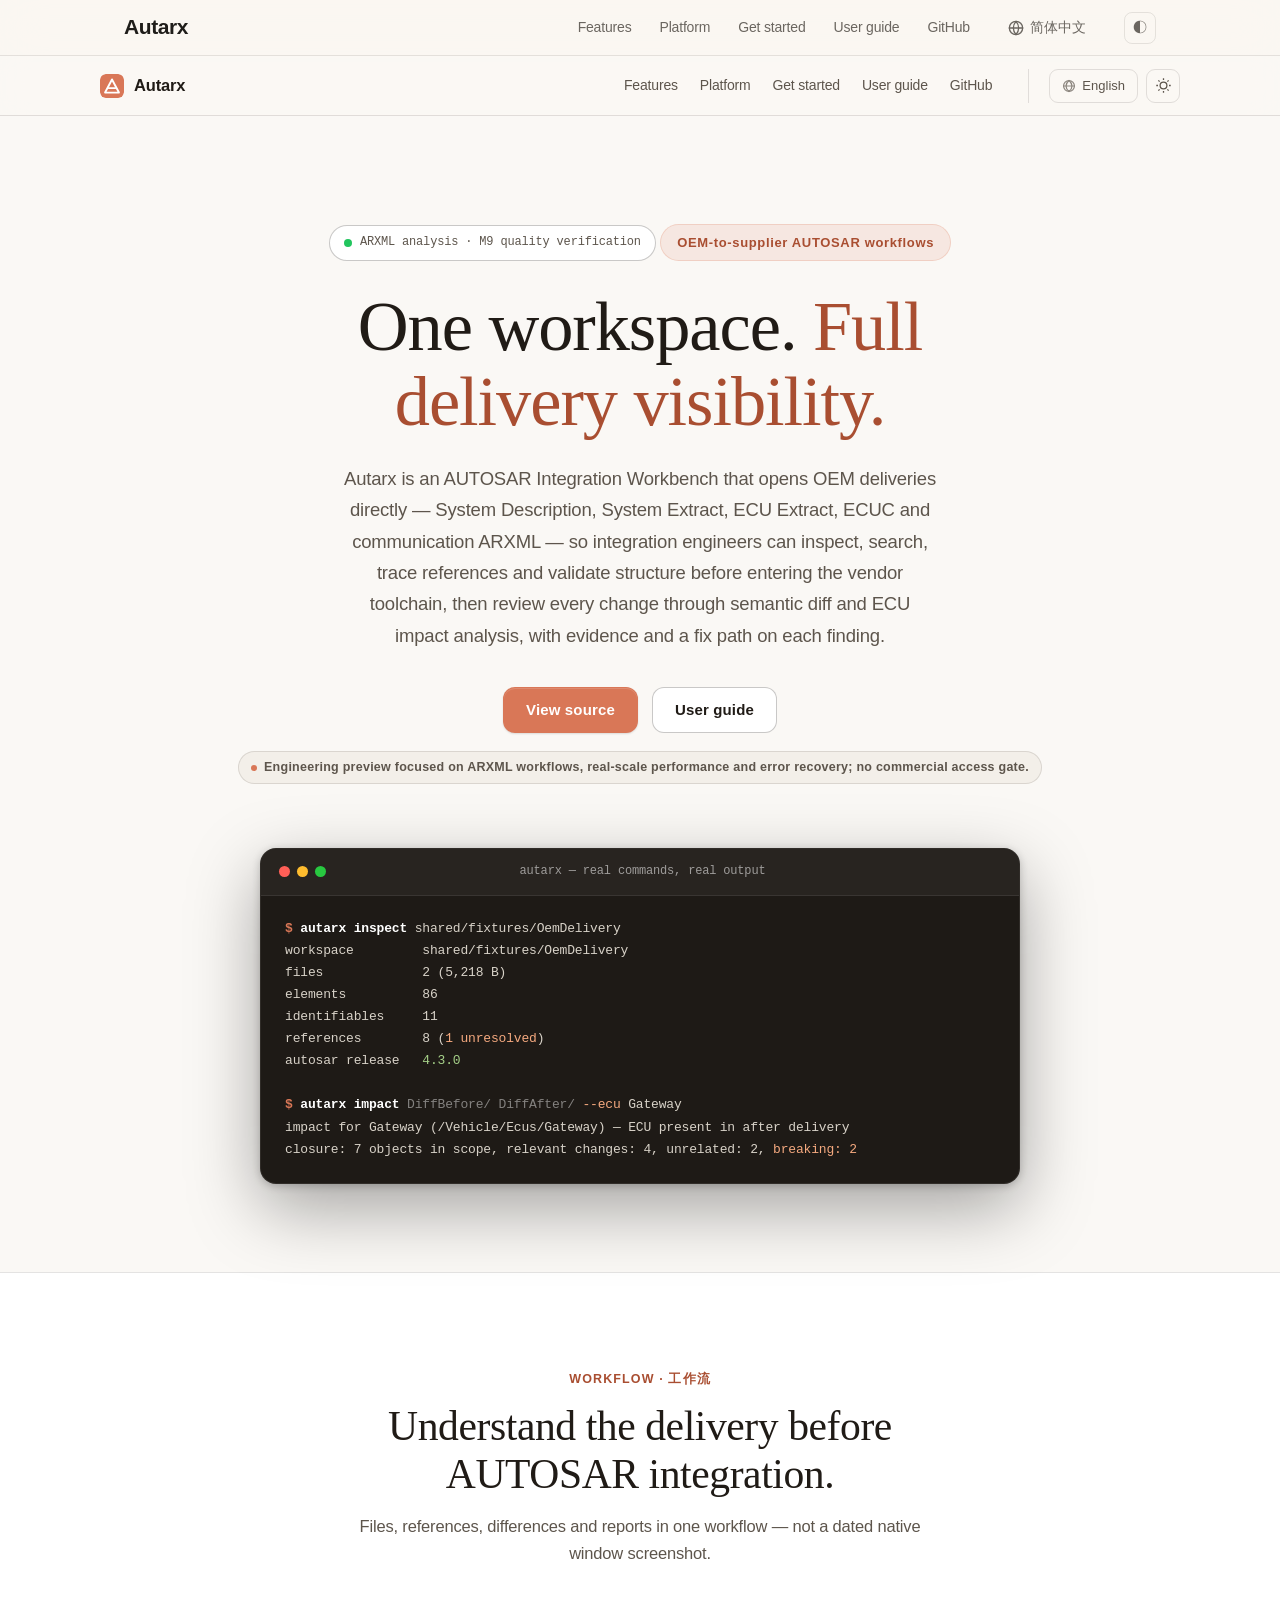
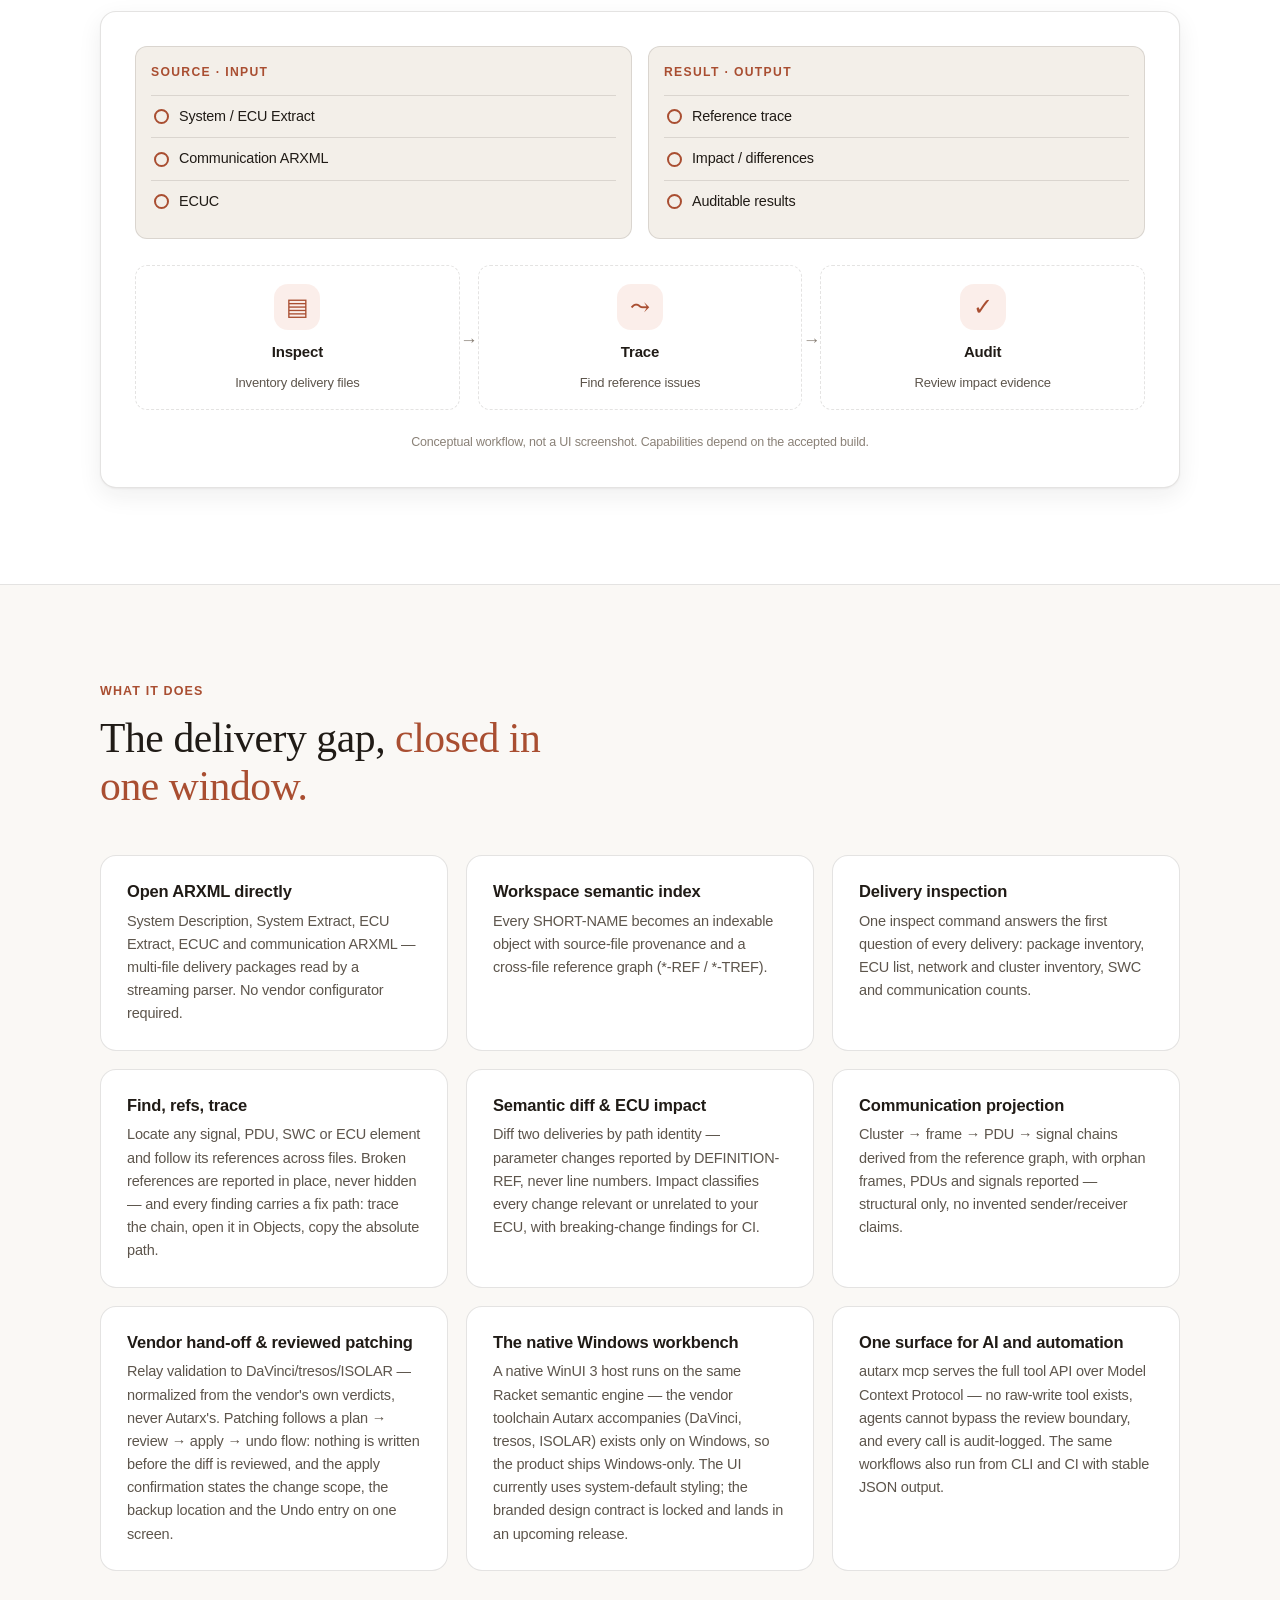
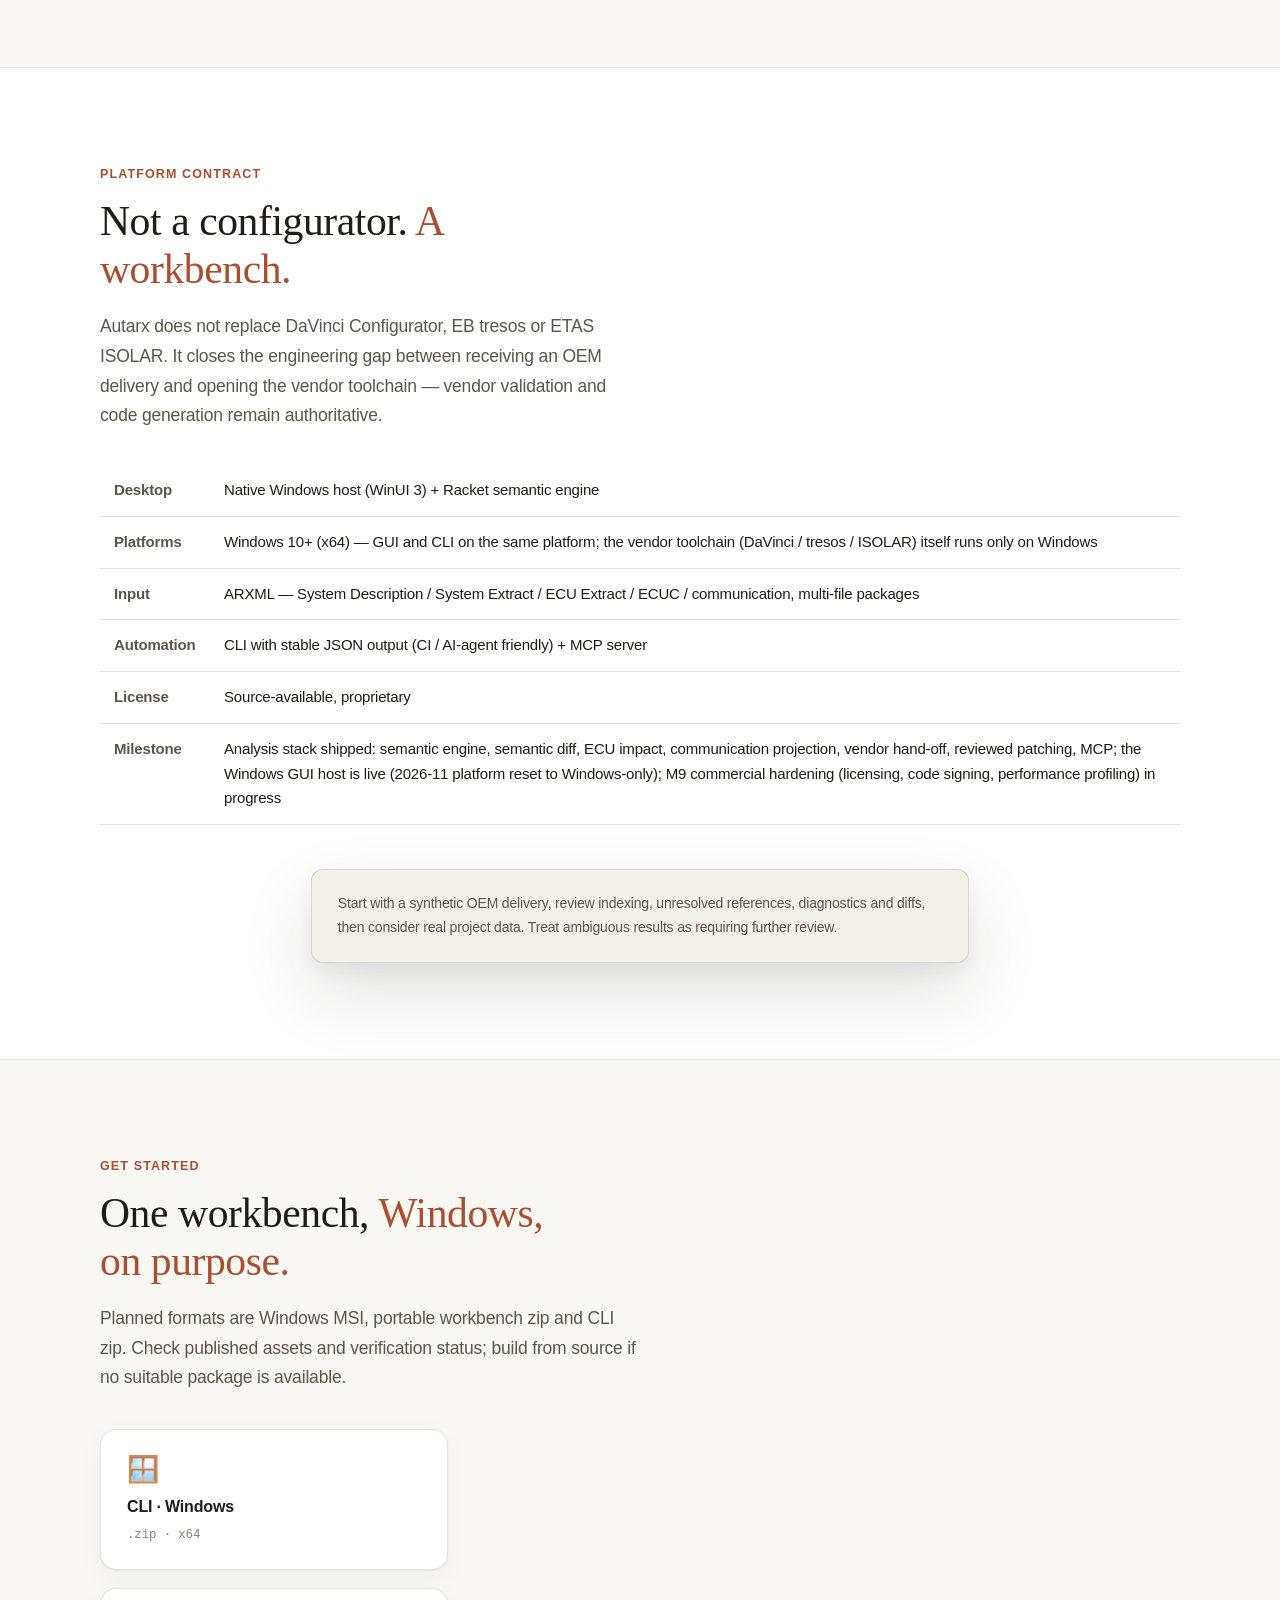
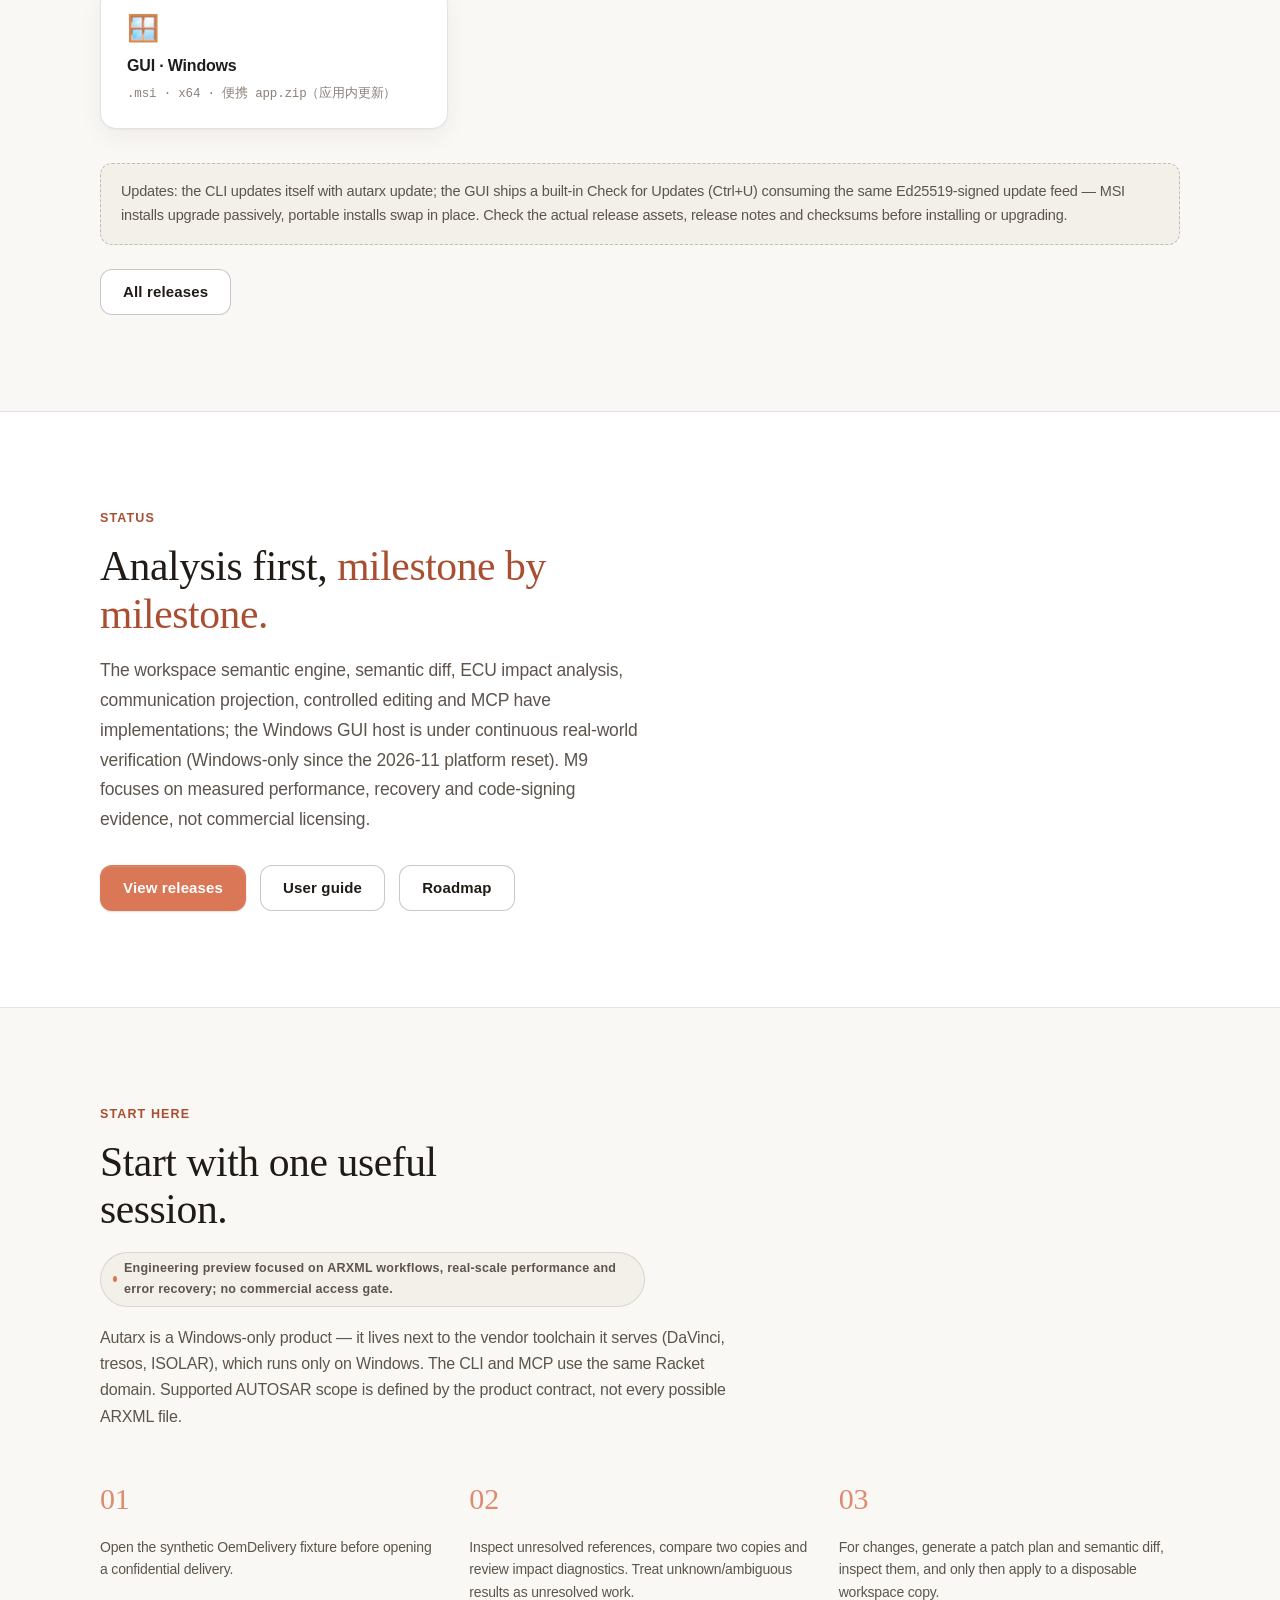
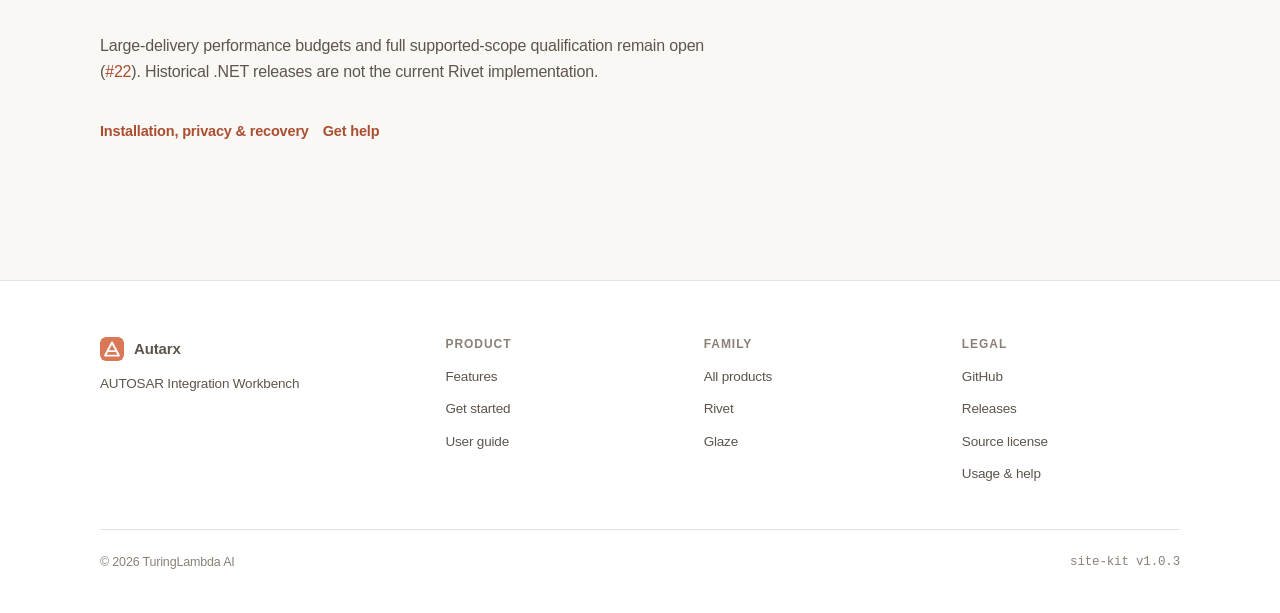
<file: site/index.html>
<!DOCTYPE html>
<html lang="zh-CN" data-theme="light">
<head>
  <meta charset="UTF-8">
  <meta name="viewport" content="width=device-width, initial-scale=1.0">
  <title>Autarx — AUTOSAR 集成工作台</title>
  <meta name="description" content="AUTOSAR 集成工作台：直接打开 OEM 交付物，在进入 vendor 工具链之前完成检查、检索、引用追踪与 ARXML 校验。">
  <script>
    // no-flash theme: from localStorage when the user picked manually,
    // otherwise from the system preference (payback family pattern).
    (function () {
      var t;
      try { t = localStorage.getItem('autarx-theme'); } catch (e) {}
      if (t !== 'dark' && t !== 'light') t = matchMedia('(prefers-color-scheme: dark)').matches ? 'dark' : 'light';
      document.documentElement.dataset.theme = t;
    })();
  </script>
  <link rel="stylesheet" href="styles.css">
  <style>
    .status-pill { display:inline-flex; gap:8px; align-items:center; padding:7px 12px; border-radius:999px; border:1px solid var(--border); font-family:var(--font-mono); font-size:12px; background:var(--bg-card); }
    .status-dot { width:8px; height:8px; border-radius:50%; background:#22c55e; }
    .hero-copy { max-width:850px; }
    .support-table { width:100%; border-collapse:collapse; margin-top:24px; }
    .support-table th,.support-table td { text-align:left; padding:13px 14px; border-bottom:1px solid var(--border); vertical-align:top; }
    .support-table th { color:var(--text-2); white-space:nowrap; width:110px; }
    .platforms-grid.four { grid-template-columns: repeat(3, 1fr); }
    .dev-note { display:inline-block; margin-top:8px; font-size:12px; color:var(--text-3); border:1px dashed var(--border-strong); border-radius:999px; padding:3px 10px; }
  </style>
<script>
var _hmt = _hmt || [];
(function() {
  var hm = document.createElement("script");
  hm.src = "https://hm.baidu.com/hm.js?8e2445912635226bcba0c400bfb6079d";
  var s = document.getElementsByTagName("script")[0];
  s.parentNode.insertBefore(hm, s);
})();
</script>
<style>
  #product-support { display:flex; flex-wrap:wrap; justify-content:center; gap:12px 24px; padding:24px; font:inherit; border-top:1px solid var(--border, #a8a29e); }
  #product-support a:focus-visible { outline:2px solid currentColor; outline-offset:4px; }
  html:lang(en) #product-support .support-zh, html:lang(zh) #product-support .support-en { display:none; }
</style>
<style id="product-start-style">
.product-availability{font-size:.95rem;line-height:1.65;max-width:72ch;margin:18px 0;opacity:.85} .hero .product-availability{margin-left:auto;margin-right:auto}
.product-start{max-width:1120px;margin:64px auto;padding:32px 24px;border-top:1px solid var(--border,#aaa);font:inherit;line-height:1.65}
.product-start h2{font-size:clamp(1.7rem,3vw,2.4rem);letter-spacing:-.025em;margin:0 0 16px}.product-start h3{font-size:1.05rem;margin:0 0 10px}.product-start p{margin:0 0 16px;max-width:74ch}.product-start-grid{display:grid;grid-template-columns:repeat(3,minmax(0,1fr));gap:28px;margin:28px 0}.product-start a{text-decoration:underline;text-underline-offset:4px;overflow-wrap:anywhere}.product-start a:focus-visible{outline:2px solid currentColor;outline-offset:5px}.product-start .start-links{display:flex;gap:16px 24px;flex-wrap:wrap}.product-start .start-status{font-weight:600}.product-start .start-limits{font-size:.95em}
html:lang(en) .reader-zh,html:lang(zh) .reader-en{display:none!important}@media(max-width:700px){.product-start{margin:40px auto;padding:24px 20px}.product-start-grid{grid-template-columns:1fr;gap:18px}}
</style>
<style>.lang-menu li.lang-choice{padding:0}.lang-menu .lang-choice button{display:block;width:100%;padding:8px 12px;border:0;background:transparent;color:inherit;font:inherit;text-align:left;cursor:pointer}.lang-menu .lang-choice button:focus-visible{outline:2px solid currentColor;outline-offset:-2px;border-radius:4px}</style>
<style id="visual-showcase-css">
/* Visual Showcase: process illustration, intentionally not an app screenshot. */
.vs-showcase{padding:clamp(48px,7vw,88px) 24px;background:var(--bg,var(--surface,#faf7f2));color:var(--text,var(--ink,#24211d))}
.vs-showcase *{box-sizing:border-box}
.vs-showcase .vs-wrap{max-width:1080px;margin:0 auto}
.vs-showcase .vs-intro{text-align:center;max-width:680px;margin:0 auto 28px}
.vs-showcase .vs-label{text-transform:uppercase;letter-spacing:.14em;font-size:.7rem;font-weight:700;color:var(--accent,#b85d3f)}
.vs-showcase h2{font:inherit;font-size:clamp(1.65rem,3.3vw,2.5rem);font-weight:700;line-height:1.2;letter-spacing:-.04em;margin:12px 0}
.vs-showcase .vs-lead,.vs-showcase .vs-caption{color:var(--text-2,var(--muted,#6b6660));line-height:1.7}
.vs-showcase .vs-frame{padding:clamp(18px,3vw,34px);border:1px solid var(--border,var(--line,#e8e2d9));background:var(--bg-card,var(--surface,#fff));border-radius:24px;box-shadow:0 20px 60px rgba(36,29,18,.07);overflow:hidden}
.vs-showcase .vs-stage{display:grid;grid-template-columns:repeat(3,minmax(0,1fr));gap:14px}
.vs-showcase .vs-step{position:relative;min-height:170px;padding:22px 18px;border-radius:16px;background:var(--bg,var(--surface,#faf7f2));border:1px solid var(--border,var(--line,#e8e2d9))}
.vs-showcase .vs-step:not(:last-child):after{content:"→";position:absolute;z-index:1;right:-15px;top:50%;transform:translateY(-50%);width:28px;height:28px;display:grid;place-items:center;border-radius:50%;background:var(--bg-card,var(--surface,#fff));color:var(--accent,#b85d3f);border:1px solid var(--border,var(--line,#e8e2d9))}
.vs-showcase .vs-glyph{font-size:1.75rem;display:block;margin-bottom:24px;color:var(--accent,#b85d3f)}
.vs-showcase .vs-step b{display:block;font-size:1.03rem;margin-bottom:7px}
.vs-showcase .vs-step small{display:block;color:var(--text-2,var(--muted,#6b6660));font-size:.84rem;line-height:1.5}
.vs-showcase .vs-caption{font-size:.79rem;text-align:center;margin:16px 0 0}
.vs-showcase .vs-art{margin-bottom:22px;background:var(--bg,var(--surface,#f6f3ed));border:1px solid var(--border,var(--line,#e8e2d9));border-radius:18px;padding:22px;overflow:hidden;min-height:185px}
.vs-showcase .vs-task-art{display:grid;grid-template-columns:1fr 1fr;gap:16px;align-items:start}
.vs-showcase .vs-mini-board{background:var(--bg-card,var(--surface,#fff));border-radius:14px;border:1px solid var(--border,var(--line,#e8e2d9));padding:15px;box-shadow:0 6px 24px rgba(10,10,10,.04)}
.vs-showcase .vs-mini-title{font-size:.76rem;color:var(--text-2,var(--muted,#6b6660));font-weight:700;margin-bottom:12px}
.vs-showcase .vs-mini-task{display:flex;align-items:center;gap:10px;padding:9px 3px;border-top:1px solid var(--border,var(--line,#e8e2d9));font-size:.9rem}
.vs-showcase .vs-ring{flex:none;height:17px;width:17px;border:2px solid var(--accent,#b85d3f);border-radius:50%}
.vs-showcase .vs-ring.done{background:var(--accent,#b85d3f);position:relative}.vs-showcase .vs-ring.done:after{content:"✓";color:#fff;font-size:12px;position:absolute;left:2px;top:-3px}
.vs-showcase .vs-mini-tag{margin-left:auto;color:var(--accent,#b85d3f);background:var(--accent-soft,#f7e5dd);font-size:.7rem;padding:3px 6px;border-radius:6px}
.vs-showcase .vs-reader-art{display:grid;grid-template-columns:1.5fr 1fr;gap:18px}
.vs-showcase .vs-paper,.vs-showcase .vs-annotation{border-radius:14px;background:var(--bg-card,var(--surface,#fff));border:1px solid var(--border,var(--line,#e8e2d9));padding:18px}
.vs-showcase .vs-paper-title{font-size:.75rem;letter-spacing:.1em;color:var(--text-2,var(--muted,#6b6660));margin-bottom:22px}
.vs-showcase .vs-line{height:9px;background:var(--border,var(--line,#e8e2d9));border-radius:8px;margin:12px 0;max-width:100%}
.vs-showcase .vs-line.short{width:57%}.vs-showcase .vs-line.mid{width:82%}
.vs-showcase .vs-highlight{height:15px;border-radius:3px;width:72%;background:color-mix(in srgb,var(--accent,#d97757) 32%,transparent)}
.vs-showcase .vs-note-label{font-size:.72rem;letter-spacing:.09em;color:var(--accent,#b85d3f);font-weight:800}
.vs-showcase .vs-note-body{font-size:.93rem;line-height:1.7;margin:18px 0}
.vs-showcase .vs-note-foot{font-size:.75rem;color:var(--text-2,var(--muted,#6b6660))}
html:lang(en) .vs-zh,html:lang(zh) .vs-en{display:none!important}
@media(max-width:700px){.vs-showcase .vs-stage{grid-template-columns:1fr}.vs-showcase .vs-step{min-height:120px}.vs-showcase .vs-step:not(:last-child):after{right:calc(50% - 14px);top:auto;bottom:-15px;transform:rotate(90deg)}.vs-showcase .vs-glyph{margin-bottom:12px}.vs-showcase .vs-reader-art{grid-template-columns:1fr 1fr}.vs-showcase .vs-art{padding:14px}}
@media(prefers-reduced-motion:reduce){.vs-showcase *, .vs-showcase *:before,.vs-showcase *:after{animation:none!important;transition:none!important}}

/* The architecture comparison must show both panels on narrow phones. */
@media (max-width: 600px) {
  .vs-showcase .vs-task-art { grid-template-columns: minmax(0, 1fr); }
  .vs-showcase .vs-mini-board { min-width: 0; overflow-wrap: anywhere; }
  .platforms-grid.four { grid-template-columns: minmax(0, 1fr); }
}
</style></head>
<body>
  <nav class="nav-container">
    <div class="nav-wrapper">
      <div class="nav-brand">Autarx</div>
      <ul class="nav-menu">
        <li><a href="#features" data-i18n="nav.features">功能</a></li>
        <li><a href="#platform" data-i18n="nav.platform">平台</a></li>
        <li><a href="#download" data-i18n="nav.download">获取</a></li>
        <li><a href="guide.html" data-i18n="nav.guide">用户手册</a></li>
        <li><a href="https://github.com/turlamai/autarx">GitHub</a></li>
        <li class="lang-dropdown-wrapper">
          <button class="lang-btn" type="button" aria-label="Switch language">
            <svg width="16" height="16" viewBox="0 0 24 24" fill="none" stroke="currentColor" stroke-width="2" stroke-linecap="round" stroke-linejoin="round"><circle cx="12" cy="12" r="10"></circle><line x1="2" y1="12" x2="22" y2="12"></line><path d="M12 2a15.3 15.3 0 0 1 4 10 15.3 15.3 0 0 1-4 10 15.3 15.3 0 0 1-4-10 15.3 15.3 0 0 1 4-10z"></path></svg>
            <span id="current-lang-label">简体中文</span>
          </button>
          <ul class="lang-menu">
            <li class="lang-choice"><button type="button" onclick="setLanguage('zh')">简体中文</button></li>
            <li class="lang-choice"><button type="button" onclick="setLanguage('en')">English</button></li>
          </ul>
        </li>
        <li><button class="theme-btn" id="theme-btn" type="button" aria-label="Toggle theme">◐</button></li>
      </ul>
    </div>
  </nav>
<html lang="zh-CN" data-kit-id="autarx">

<head>
    <meta charset="UTF-8">
    <meta name="viewport" content="width=device-width, initial-scale=1.0">
    <title>Autarx — AUTOSAR 集成工作台</title>
    <meta name="description" content="AUTOSAR 集成工作台：直接打开 OEM 交付物，在进入 vendor 工具链之前完成检查、检索、引用追踪、ARXML 结构校验、语义 diff 与 ECU 影响分析。">
    <link rel="canonical" href="https://autarx.jrtx.site/">
    <meta name="theme-color" content="#D97757">
    <meta property="og:type" content="website">
    <meta property="og:site_name" content="Autarx">
    <meta property="og:title" content="Autarx — AUTOSAR Integration Workbench">
    <meta property="og:description" content="An AUTOSAR Integration Workbench that opens OEM deliveries directly — inspect, search, trace references, structurally validate ARXML and review semantic diffs with ECU impact analysis before entering the vendor toolchain.">
    <meta property="og:url" content="https://autarx.jrtx.site/">
    <meta name="twitter:card" content="summary">
    <meta name="twitter:title" content="Autarx — AUTOSAR Integration Workbench">
    <meta name="twitter:description" content="An AUTOSAR Integration Workbench that opens OEM deliveries directly — inspect, search, trace references, structurally validate ARXML and review semantic diffs with ECU impact analysis before entering the vendor toolchain.">

    <!-- Theme pre-paint: apply before the stylesheet paints, no flash. -->
    <script>
        (function () {
            var t;
            try { t = localStorage.getItem('autarx-theme'); } catch (e) { }
            if (t !== 'dark' && t !== 'light') {
                t = window.matchMedia && matchMedia('(prefers-color-scheme: dark)').matches ? 'dark' : 'light';
            }
            document.documentElement.dataset.theme = t;
        })();
    </script>

    <link rel="icon" type="image/svg+xml" href="data:image/svg+xml,%3Csvg xmlns='http://www.w3.org/2000/svg' viewBox='0 0 512 512'%3E%3Crect width='512' height='512' rx='115' fill='%23D97757'/%3E%3Cpath d='M256 116 L404 396 L108 396 Z' fill='none' stroke='%23FFFFFF' stroke-width='40' stroke-linejoin='round'/%3E%3Cpath d='M186 300 L326 300' stroke='%23FFFFFF' stroke-width='40' stroke-linecap='round'/%3E%3C/svg%3E">
    <link rel="stylesheet" href="family.css">
    <link rel="stylesheet" href="site.css">
    <link rel="preload" href="fonts/newsreader-latin-var.woff2" as="font" type="font/woff2" crossorigin>
    <link rel="preload" href="fonts/inter-latin-var.woff2" as="font" type="font/woff2" crossorigin>
    <script src="family.js" defer></script>
</head>

<body>
    <header class="kit-nav">
        <div class="kit-container kit-nav-inner">
            <a class="kit-brand" href="/">
                <svg class="kit-brand-mark" viewBox="0 0 512 512" fill="none" aria-hidden="true">
                    <rect width="512" height="512" rx="115" fill="#D97757"/>
                    <path d="M256 116 L404 396 L108 396 Z" fill="none" stroke="#FFFFFF" stroke-width="40" stroke-linejoin="round"/>
                    <path d="M186 300 L326 300" stroke="#FFFFFF" stroke-width="40" stroke-linecap="round"/>
                </svg>
                <span>Autarx</span>
            </a>
            <nav class="kit-nav-links">
                <a href="#features" data-i18n="nav.features">功能</a>
                <a href="#platform" data-i18n="nav.platform">平台</a>
                <a href="#download" data-i18n="nav.download">获取</a>
                <a href="guide.html" data-i18n="nav.guide">用户手册</a>
                <a href="https://github.com/turlamai/autarx">GitHub</a>
            </nav>
            <div class="kit-nav-actions">
                <div class="kit-lang">
                    <button class="kit-lang-btn" type="button" aria-haspopup="true" aria-expanded="false">
                        <svg viewBox="0 0 16 16" fill="none" stroke="currentColor" stroke-width="1.4" aria-hidden="true"><circle cx="8" cy="8" r="6.2"/><path d="M1.8 8h12.4M8 1.8c-4.6 4-4.6 8.4 0 12.4 4.6-4 4.6-8.4 0-12.4z"/></svg>
                        <span class="kit-lang-current">简体中文</span>
                    </button>
                    <ul class="kit-lang-menu">
                        <li><button type="button" data-kit-lang="zh">简体中文</button></li>
                        <li><button type="button" data-kit-lang="en">English</button></li>
                    </ul>
                </div>
                <button class="kit-icon-btn kit-theme-toggle" type="button" aria-pressed="false" aria-label="Theme">
                    <svg class="kit-icon-sun" viewBox="0 0 20 20" fill="none" stroke="currentColor" stroke-width="1.5" aria-hidden="true"><circle cx="10" cy="10" r="4"/><path d="M10 1.5v2M10 16.5v2M1.5 10h2M16.5 10h2M4 4l1.4 1.4M14.6 14.6L16 16M16 4l-1.4 1.4M5.4 14.6L4 16"/></svg>
                    <svg class="kit-icon-moon" viewBox="0 0 20 20" fill="none" stroke="currentColor" stroke-width="1.5" aria-hidden="true"><path d="M16.5 12.2A7 7 0 0 1 7.8 3.5a7 7 0 1 0 8.7 8.7z"/></svg>
                </button>
            </div>
        </div>
    </header>

    <main>
        <!-- Hero -->
        <section class="kit-hero" id="overview">
            <div class="kit-container">
                <p class="status-pill"><span class="status-dot" aria-hidden="true"></span><span data-i18n="hero.pill">ARXML 分析栈 · M9 质量与发行验证</span></p>
                <span class="kit-eyebrow" data-i18n="hero.eyebrow">OEM–供应商 AUTOSAR 工作流</span>
                <h1><span data-i18n="hero.h1a">一个工作台，</span> <span class="kit-accent-word" data-i18n="hero.h1b">看清整套交付。</span></h1>
                <p class="kit-lead" data-i18n="hero.lead">Autarx 是一个 AUTOSAR 集成工作台：直接打开 OEM 交付物——System Description、System Extract、ECU Extract、ECUC 与通信 ARXML——让集成工程师在进入 vendor 工具链之前，先完成检查、检索、引用追踪与结构校验，再用语义 diff 与 ECU 影响分析看清每个变化，每条发现都带证据与修复路径。</p>
                <div class="kit-btn-row">
                    <a class="kit-btn kit-btn--primary" href="https://github.com/turlamai/autarx" data-i18n="dl.generic">查看源码</a>
                    <a class="kit-btn kit-btn--secondary" href="guide.html" data-i18n="hero.cta-guide">用户手册</a>
                </div>
                <p class="kit-hero-meta"><span class="kit-badge" data-i18n="hero.availability">工程预览；当前优先验证 ARXML 流程、真实规模性能与错误恢复，不设收费门禁。</span></p>

                <div class="hero-visual">
                    <div class="code-window">
                        <div class="window-header">
                            <div class="window-controls" aria-hidden="true"><span class="traffic-light close"></span><span class="traffic-light minimize"></span><span class="traffic-light maximize"></span></div>
                            <div class="window-title" data-i18n="hero.term-title">autarx — 真实命令与输出</div>
                        </div>
                        <div class="code-body"><span class="prompt">$</span> <span class="cmd">autarx inspect</span> shared/fixtures/OemDelivery
workspace         shared/fixtures/OemDelivery
files             2 (5,218 B)
elements          86
identifiables     11
references        8 (<span class="flag">1 unresolved</span>)
autosar release   <span class="str">4.3.0</span>

<span class="prompt">$</span> <span class="cmd">autarx impact</span> <span class="dim">DiffBefore/ DiffAfter/</span> <span class="flag">--ecu</span> Gateway
impact for Gateway (/Vehicle/Ecus/Gateway) — ECU present in after delivery
closure: 7 objects in scope, relevant changes: 4, unrelated: 2, <span class="flag">breaking: 2</span></div>
                    </div>
                </div>
            </div>
        </section>

        <!-- Workflow illustration -->
        <section class="kit-section kit-section--alt" id="visual-showcase" aria-label="Product workflow">
            <div class="vs-wrap">
                <div class="vs-intro">
                    <span class="vs-label">WORKFLOW · 工作流</span>
                    <h2 data-i18n="vs.title">先看清交付物，再开展 AUTOSAR 集成。</h2>
                    <p class="vs-lead" data-i18n="vs.lead">文件、引用、差异与报告如何关联？用工作流程说明，而非陈旧的原生窗口截图。</p>
                </div>
                <div class="vs-frame">
                    <div class="vs-art">
                        <div class="vs-mini-board">
                            <div class="vs-mini-title">SOURCE · INPUT</div>
                            <div class="vs-mini-task"><span class="vs-ring" aria-hidden="true"></span>System / ECU Extract</div>
                            <div class="vs-mini-task"><span class="vs-ring" aria-hidden="true"></span>Communication ARXML</div>
                            <div class="vs-mini-task"><span class="vs-ring" aria-hidden="true"></span>ECUC</div>
                        </div>
                        <div class="vs-mini-board">
                            <div class="vs-mini-title">RESULT · OUTPUT</div>
                            <div class="vs-mini-task"><span class="vs-ring" aria-hidden="true"></span>Reference trace</div>
                            <div class="vs-mini-task"><span class="vs-ring" aria-hidden="true"></span>Impact / differences</div>
                            <div class="vs-mini-task"><span class="vs-ring" aria-hidden="true"></span>Auditable results</div>
                        </div>
                    </div>
                    <div class="vs-stage">
                        <div class="vs-step"><span class="vs-glyph" aria-hidden="true">▤</span><b data-i18n="vs.s1t">检查包</b><small data-i18n="vs.s1b">清点交付文件</small></div>
                        <div class="vs-step"><span class="vs-glyph" aria-hidden="true">⤳</span><b data-i18n="vs.s2t">追踪关联</b><small data-i18n="vs.s2b">发现引用问题</small></div>
                        <div class="vs-step"><span class="vs-glyph" aria-hidden="true">✓</span><b data-i18n="vs.s3t">评估变更</b><small data-i18n="vs.s3b">查看变化和证据</small></div>
                    </div>
                    <p class="vs-caption" data-i18n="vs.caption">架构与工作流程概念图，非软件截图；具体能力以已验收版本为准。</p>
                </div>
            </div>
        </section>

        <!-- Features -->
        <section class="kit-section" id="features">
            <div class="kit-container">
                <span class="kit-kicker" data-i18n="features.eyebrow">它做什么</span>
                <h2 class="kit-h2"><span data-i18n="features.t1">交付接手后的缺口，</span> <span class="kit-accent-word" data-i18n="features.t2">一个窗口补齐。</span></h2>
                <div class="kit-grid kit-grid--3" style="margin-top: 44px;">
                    <div class="kit-card"><h3 data-i18n="f1.title">直接打开 ARXML</h3><p data-i18n="f1.body">System Description、System Extract、ECU Extract、ECUC 与通信 ARXML——流式解析器直接读多文件交付包，无需 vendor 配置器。</p></div>
                    <div class="kit-card"><h3 data-i18n="f2.title">工作区语义索引</h3><p data-i18n="f2.body">每个 SHORT-NAME 都是可索引对象，带来源文件信息与跨文件引用图（*-REF / *-TREF）。</p></div>
                    <div class="kit-card"><h3 data-i18n="f3.title">交付检查</h3><p data-i18n="f3.body">一条 inspect 命令回答「这次 OEM 给了什么」：包清单、ECU 列表、网络与集群清单、SWC 与通信计数。</p></div>
                    <div class="kit-card"><h3 data-i18n="f4.title">检索、引用、追踪</h3><p data-i18n="f4.body">定位任意 signal、PDU、SWC 或 ECU 元素，跨文件追踪其引用。断链引用就地报告、不会被藏起来，每条发现附修复路径：追踪引用链、在 Objects 中打开、复制绝对路径。</p></div>
                    <div class="kit-card"><h3 data-i18n="f5.title">语义 diff 与 ECU 影响分析</h3><p data-i18n="f5.body">按路径身份对比两版交付——参数变化以 DEFINITION-REF 表述，绝非行号。影响分析把每个变化归类为「与本 ECU 相关/无关」，并给出可进 CI 的 breaking 发现。</p></div>
                    <div class="kit-card"><h3 data-i18n="f6.title">通信链路投影</h3><p data-i18n="f6.body">从引用图推导 Cluster → Frame → PDU → Signal 链路，并报告未挂接的孤儿对象——只陈述结构，不虚构收发方向。</p></div>
                    <div class="kit-card"><h3 data-i18n="f7.title">厂商交接与受控编辑</h3><p data-i18n="f7.body">校验中继给 DaVinci/tresos/ISOLAR，只归一化 vendor 自己的结论。编辑走 plan → review → apply → undo 步进：diff 未审阅前不落盘；apply 确认同屏说明改动范围、自动备份位置与 Undo 入口。</p></div>
                    <div class="kit-card"><h3 data-i18n="f8.title">Windows 原生工作台</h3><p data-i18n="f8.body">WinUI 3 原生宿主跑在同一 Racket 语义引擎之上——Autarx 伴随的厂商工具链（DaVinci、tresos、ISOLAR）只在 Windows 上运行，产品随之只发 Windows；界面样式当前为系统默认，品牌化界面已按设计契约定稿，随后续版本落地。</p></div>
                    <div class="kit-card"><h3 data-i18n="f9.title">AI 与自动化的同一入口</h3><p data-i18n="f9.body">autarx mcp 通过 Model Context Protocol 暴露完整工具 API——不存在裸写工具，agent 无法绕过审阅边界，每次调用都进审计日志；同一工作流也能在 CLI/CI 以稳定 JSON 运行。</p></div>
                </div>
            </div>
        </section>

        <!-- Platform contract -->
        <section class="kit-section kit-section--alt" id="platform">
            <div class="kit-container">
                <span class="kit-kicker" data-i18n="platform.eyebrow">平台契约</span>
                <h2 class="kit-h2"><span data-i18n="platform.t1">不是配置器，</span> <span class="kit-accent-word" data-i18n="platform.t2">是工作台。</span></h2>
                <p class="kit-lead" data-i18n="platform.lead">Autarx 不替代 DaVinci Configurator、EB tresos 或 ETAS ISOLAR。它补上的是收到 OEM 交付到打开 vendor 工具链之间的工程缺口——vendor 侧的校验与代码生成仍是权威路径。</p>
                <table class="support-table" style="margin-top: 34px;">
                    <tr><th data-i18n="pf.desktop">桌面端</th><td data-i18n="pf.desktop-v">Windows 原生宿主（WinUI 3）+ Racket 语义引擎</td></tr>
                    <tr><th data-i18n="pf.platforms">平台</th><td data-i18n="pf.platforms-v">Windows 10+（x64）——GUI 与 CLI 同平台；厂商工具链（DaVinci / tresos / ISOLAR）本身只在 Windows 上运行</td></tr>
                    <tr><th data-i18n="pf.input">输入</th><td data-i18n="pf.input-v">ARXML — System Description / System Extract / ECU Extract / ECUC / 通信，多文件交付包</td></tr>
                    <tr><th data-i18n="pf.automation">自动化</th><td data-i18n="pf.automation-v">CLI 稳定 JSON 输出（CI / AI agent 友好）+ MCP 服务器</td></tr>
                    <tr><th data-i18n="pf.license">许可</th><td data-i18n="pf.license-v">源码可见，专有许可（source-available, proprietary）</td></tr>
                    <tr><th data-i18n="pf.milestone">里程碑</th><td data-i18n="pf.milestone-v">分析栈已交付：语义引擎、语义 diff、ECU 影响分析、通信投影、厂商交接、受控编辑、MCP；Windows GUI 宿主已上线（2026-11 平台重置为 Windows 专用）；M9 质量、性能与签名验证进行中</td></tr>
                </table>
                <div class="app-window" style="margin-top: 44px;">
                    <p data-i18n="pf.caption">先用合成 OEM 交付件试运行导入和索引；检查未解析引用、诊断与差异，再处理真实项目。遇到歧义结果应继续核查。</p>
                </div>
            </div>
        </section>

        <!-- Download -->
        <section class="kit-section" id="download">
            <div class="kit-container">
                <span class="kit-kicker" data-i18n="dl.eyebrow">获取</span>
                <h2 class="kit-h2"><span data-i18n="dl.t1">一个工作台，</span> <span class="kit-accent-word" data-i18n="dl.t2">专攻 Windows。</span></h2>
                <p class="kit-lead" data-i18n="dl.lead">计划分发 Windows MSI、便携工作台 zip 和 CLI zip。请查看实际发布资产及验证状态；没有适用安装包时，从源码构建。</p>
                <div class="kit-grid kit-grid--3" style="margin-top: 36px;">
                    <a class="kit-card platform-card" href="https://github.com/turlamai/autarx/releases">
                        <div class="platform-icon" aria-hidden="true">🪟</div>
                        <div class="platform-name">CLI · Windows</div>
                        <div class="platform-format">.zip · x64</div>
                    </a>
                </div>
                <div class="kit-grid kit-grid--3" style="margin-top: 18px;">
                    <a class="kit-card platform-card" href="https://github.com/turlamai/autarx/releases">
                        <div class="platform-icon" aria-hidden="true">🪟</div>
                        <div class="platform-name" data-i18n="dl.win-gui">GUI · Windows</div>
                        <div class="platform-format">.msi · x64 · 便携 app.zip（应用内更新）</div>
                    </a>
                </div>
                <p class="callout" style="margin-top: 34px;"><span data-i18n="dl.callout">更新机制：CLI 用 autarx update 自更新；GUI 内置「检查更新」（Ctrl+U），走同一条 Ed25519 签名的 update feed——MSI 安装走被动升级，便携版就地换装。安装或升级前请核对实际发行资产、版本说明及校验文件。</span></p>
                <p style="margin-top: 24px;"><a class="kit-btn kit-btn--secondary" href="https://github.com/turlamai/autarx/releases" data-i18n="dl.all-releases">全部版本</a></p>
            </div>
        </section>

        <!-- Status -->
        <section class="kit-section kit-section--alt" id="status">
            <div class="kit-container">
                <span class="kit-kicker" data-i18n="status.eyebrow">状态</span>
                <h2 class="kit-h2"><span data-i18n="status.t1">分析优先，</span> <span class="kit-accent-word" data-i18n="status.t2">一个里程碑一个里程碑。</span></h2>
                <p class="kit-lead" data-i18n="status.lead">当前状态：工作区语义引擎、语义 diff、ECU 影响分析、通信投影、受控编辑与 MCP 已有实现，Windows GUI 正在持续验证（2026-11 平台重置为 Windows 专用）。M9 聚焦真实性能、错误恢复与签名证据，而非商业授权。</p>
                <div class="kit-btn-row" style="margin-top: 30px;">
                    <a class="kit-btn kit-btn--primary" href="https://github.com/turlamai/autarx/releases" data-i18n="status.download">查看发行记录</a>
                    <a class="kit-btn kit-btn--secondary" href="guide.html" data-i18n="status.guide">用户手册</a>
                    <a class="kit-btn kit-btn--secondary" href="https://github.com/turlamai/autarx/blob/main/docs/ROADMAP.md" data-i18n="status.roadmap">路线图</a>
                </div>
            </div>
        </section>

        <!-- Start here -->
        <section class="kit-section" id="start-here">
            <div class="kit-container">
                <span class="kit-kicker" data-i18n="start.kicker">开始使用</span>
                <h2 class="kit-h2" data-i18n="start.title">从一次有效使用开始。</h2>
                <p class="kit-lead"><span class="kit-badge" data-i18n="hero.availability">工程预览；当前优先验证 ARXML 流程、真实规模性能与错误恢复，不设收费门禁。</span></p>
                <p class="kit-text-2" style="margin-top: 18px; max-width: 72ch;" data-i18n="start.note">Autarx 是 Windows 专用产品——它伴随只跑在 Windows 上的厂商工具链（DaVinci、tresos、ISOLAR）而存在；CLI 和 MCP 共用 Racket 领域核心。AUTOSAR 支持范围由产品契约规定，不代表支持所有 ARXML。</p>
                <div class="kit-steps" style="margin-top: 44px;">
                    <div class="kit-step">
                        <p data-i18n="start.s1">先打开合成 OemDelivery 夹具，再处理机密交付件。</p>
                    </div>
                    <div class="kit-step">
                        <p data-i18n="start.s2">检查未解析引用，对比两个副本，阅读影响分析；unknown 和歧义结果需要继续核查。</p>
                    </div>
                    <div class="kit-step">
                        <p data-i18n="start.s3">需要修改时，先生成 patch plan 和语义差异，审阅后仅在可丢弃的工作区副本中应用。</p>
                    </div>
                </div>
                <p class="kit-text-2 start-limits" style="margin-top: 30px; max-width: 72ch;"><span data-i18n="start.limits-a">大型交付件性能预算和完整支持范围验收仍待完成（</span><a href="https://github.com/turlamai/autarx/issues/22">#22</a><span data-i18n="start.limits-b">）。历史 .NET 发行版不是当前 Rivet 实现。</span></p>
                <div class="start-links">
                    <a class="lang-zh" lang="zh-CN" href="https://github.com/turlamai/autarx/blob/main/docs/USER-GUIDE.zh-CN.md">安装、隐私与恢复</a>
                    <a class="lang-en" lang="en" href="https://github.com/turlamai/autarx/blob/main/docs/USER-GUIDE.md">Installation, privacy &amp; recovery</a>
                    <a href="https://github.com/turlamai/autarx/issues" data-i18n="start.help">反馈与帮助</a>
                </div>
            </div>
        </section>
    </main>

    <footer class="kit-footer">
        <div class="kit-container">
            <div class="kit-footer-grid">
                <div>
                    <a class="kit-brand" href="/">
                        <svg class="kit-brand-mark" viewBox="0 0 512 512" fill="none" aria-hidden="true">
                            <rect width="512" height="512" rx="115" fill="#D97757"/>
                            <path d="M256 116 L404 396 L108 396 Z" fill="none" stroke="#FFFFFF" stroke-width="40" stroke-linejoin="round"/>
                            <path d="M186 300 L326 300" stroke="#FFFFFF" stroke-width="40" stroke-linecap="round"/>
                        </svg>
                        <span>Autarx</span>
                    </a>
                    <p class="kit-footer-tagline" data-i18n="footer.tagline">AUTOSAR 集成工作台</p>
                </div>
                <div>
                    <h4 data-i18n="footer.product">产品</h4>
                    <ul>
                        <li><a href="#features" data-i18n="nav.features">功能</a></li>
                        <li><a href="#download" data-i18n="nav.download">获取</a></li>
                        <li><a href="guide.html" data-i18n="nav.guide">用户手册</a></li>
                    </ul>
                </div>
                <div>
                    <h4 data-i18n="footer.family">家族</h4>
                    <ul>
                        <li><a href="https://jrtx.site/" data-i18n="footer.portal">全部产品</a></li>
                        <li><a href="https://rivet.jrtx.site/">Rivet</a></li>
                        <li><a href="https://glaze.jrtx.site/">Glaze</a></li>
                    </ul>
                </div>
                <div>
                    <h4 data-i18n="footer.legal">条款</h4>
                    <ul>
                        <li><a href="https://github.com/turlamai/autarx" data-i18n="nav.github">GitHub</a></li>
                        <li><a href="https://github.com/turlamai/autarx/releases" data-i18n="footer.releases">发布与更新</a></li>
                        <li><a href="https://github.com/turlamai/autarx/blob/main/LICENSE" data-i18n="footer.license">源码许可</a></li>
                        <li><a class="lang-zh" lang="zh-CN" href="https://github.com/turlamai/autarx/blob/main/docs/USER-GUIDE.zh-CN.md">使用与帮助</a><a class="lang-en" lang="en" href="https://github.com/turlamai/autarx/blob/main/docs/USER-GUIDE.md">Usage &amp; help</a></li>
                    </ul>
                </div>
            </div>
            <div class="kit-footer-bottom">
                <span>© 2026 TuringLambda AI</span>
                <span class="kit-mono">site-kit v1.0.3</span>
            </div>
        </div>
    </footer>

    <!-- Dictionaries: zh canonical, en complete. -->
    <script type="application/json" id="kit-i18n">{
  "zh": {
    "nav.features": "功能",
    "nav.platform": "平台",
    "nav.download": "获取",
    "nav.guide": "用户手册",
    "nav.github": "GitHub",
    "hero.pill": "ARXML 分析栈 · M9 质量与发行验证",
    "hero.eyebrow": "OEM–供应商 AUTOSAR 工作流",
    "hero.h1a": "一个工作台，",
    "hero.h1b": "看清整套交付。",
    "hero.lead": "Autarx 是一个 AUTOSAR 集成工作台：直接打开 OEM 交付物——System Description、System Extract、ECU Extract、ECUC 与通信 ARXML——让集成工程师在进入 vendor 工具链之前，先完成检查、检索、引用追踪与结构校验，再用语义 diff 与 ECU 影响分析看清每个变化，每条发现都带证据与修复路径。",
    "hero.availability": "工程预览；当前优先验证 ARXML 流程、真实规模性能与错误恢复，不设收费门禁。",
    "hero.cta-guide": "用户手册",
    "hero.term-title": "autarx — 真实命令与输出",
    "dl.generic": "查看源码",
    "dl.win": "查看 Windows 发行记录",
    "dl.note": "请查看实际发布资产及验证状态。",
    "vs.title": "先看清交付物，再开展 AUTOSAR 集成。",
    "vs.lead": "文件、引用、差异与报告如何关联？用工作流程说明，而非陈旧的原生窗口截图。",
    "vs.s1t": "检查包",
    "vs.s1b": "清点交付文件",
    "vs.s2t": "追踪关联",
    "vs.s2b": "发现引用问题",
    "vs.s3t": "评估变更",
    "vs.s3b": "查看变化和证据",
    "vs.caption": "架构与工作流程概念图，非软件截图；具体能力以已验收版本为准。",
    "features.eyebrow": "它做什么",
    "features.t1": "交付接手后的缺口，",
    "features.t2": "一个窗口补齐。",
    "f1.title": "直接打开 ARXML",
    "f1.body": "System Description、System Extract、ECU Extract、ECUC 与通信 ARXML——流式解析器直接读多文件交付包，无需 vendor 配置器。",
    "f2.title": "工作区语义索引",
    "f2.body": "每个 SHORT-NAME 都是可索引对象，带来源文件信息与跨文件引用图（*-REF / *-TREF）。",
    "f3.title": "交付检查",
    "f3.body": "一条 inspect 命令回答「这次 OEM 给了什么」：包清单、ECU 列表、网络与集群清单、SWC 与通信计数。",
    "f4.title": "检索、引用、追踪",
    "f4.body": "定位任意 signal、PDU、SWC 或 ECU 元素，跨文件追踪其引用。断链引用就地报告、不会被藏起来，每条发现附修复路径：追踪引用链、在 Objects 中打开、复制绝对路径。",
    "f5.title": "语义 diff 与 ECU 影响分析",
    "f5.body": "按路径身份对比两版交付——参数变化以 DEFINITION-REF 表述，绝非行号。影响分析把每个变化归类为「与本 ECU 相关/无关」，并给出可进 CI 的 breaking 发现。",
    "f6.title": "通信链路投影",
    "f6.body": "从引用图推导 Cluster → Frame → PDU → Signal 链路，并报告未挂接的孤儿对象——只陈述结构，不虚构收发方向。",
    "f7.title": "厂商交接与受控编辑",
    "f7.body": "校验中继给 DaVinci/tresos/ISOLAR，只归一化 vendor 自己的结论。编辑走 plan → review → apply → undo 步进：diff 未审阅前不落盘；apply 确认同屏说明改动范围、自动备份位置与 Undo 入口。",
    "f8.title": "Windows 原生工作台",
    "f8.body": "WinUI 3 原生宿主跑在同一 Racket 语义引擎之上——Autarx 伴随的厂商工具链（DaVinci、tresos、ISOLAR）只在 Windows 上运行，产品随之只发 Windows；界面样式当前为系统默认，品牌化界面已按设计契约定稿，随后续版本落地。",
    "f9.title": "AI 与自动化的同一入口",
    "f9.body": "autarx mcp 通过 Model Context Protocol 暴露完整工具 API——不存在裸写工具，agent 无法绕过审阅边界，每次调用都进审计日志；同一工作流也能在 CLI/CI 以稳定 JSON 运行。",
    "platform.eyebrow": "平台契约",
    "platform.t1": "不是配置器，",
    "platform.t2": "是工作台。",
    "platform.lead": "Autarx 不替代 DaVinci Configurator、EB tresos 或 ETAS ISOLAR。它补上的是收到 OEM 交付到打开 vendor 工具链之间的工程缺口——vendor 侧的校验与代码生成仍是权威路径。",
    "pf.desktop": "桌面端",
    "pf.desktop-v": "Windows 原生宿主（WinUI 3）+ Racket 语义引擎",
    "pf.platforms": "平台",
    "pf.platforms-v": "Windows 10+（x64）——GUI 与 CLI 同平台；厂商工具链（DaVinci / tresos / ISOLAR）本身只在 Windows 上运行",
    "pf.input": "输入",
    "pf.input-v": "ARXML — System Description / System Extract / ECU Extract / ECUC / 通信，多文件交付包",
    "pf.automation": "自动化",
    "pf.automation-v": "CLI 稳定 JSON 输出（CI / AI agent 友好）+ MCP 服务器",
    "pf.license": "许可",
    "pf.license-v": "源码可见，专有许可（source-available, proprietary）",
    "pf.milestone": "里程碑",
    "pf.milestone-v": "分析栈已交付：语义引擎、语义 diff、ECU 影响分析、通信投影、厂商交接、受控编辑、MCP；Windows GUI 宿主已上线（2026-11 平台重置为 Windows 专用）；M9 商业化加固（授权、签名、性能画像）进行中",
    "pf.caption": "先用合成 OEM 交付件试运行导入和索引；检查未解析引用、诊断与差异，再处理真实项目。遇到歧义结果应继续核查。",
    "dl.eyebrow": "获取",
    "dl.t1": "一个工作台，",
    "dl.t2": "专攻 Windows。",
    "dl.lead": "计划分发 Windows MSI、便携工作台 zip 和 CLI zip。请查看实际发布资产及验证状态；没有适用安装包时，从源码构建。",
    "dl.win-gui": "GUI · Windows",
    "dl.callout": "更新机制：CLI 用 autarx update 自更新；GUI 内置「检查更新」（Ctrl+U），走同一条 Ed25519 签名的 update feed——MSI 安装走被动升级，便携版就地换装。安装或升级前请核对实际发行资产、版本说明及校验文件。",
    "dl.all-releases": "全部版本",
    "status.eyebrow": "状态",
    "status.t1": "分析优先，",
    "status.t2": "一个里程碑一个里程碑。",
    "status.lead": "当前状态：工作区语义引擎、语义 diff、ECU 影响分析、通信投影、受控编辑与 MCP 已有实现，Windows GUI 正在持续验证（2026-11 平台重置为 Windows 专用）。M9 聚焦真实性能、错误恢复与签名证据，而非商业授权。",
    "status.download": "查看发行记录",
    "status.guide": "用户手册",
    "status.roadmap": "路线图",
    "start.kicker": "开始使用",
    "start.title": "从一次有效使用开始。",
    "start.note": "Autarx 是 Windows 专用产品——它伴随只跑在 Windows 上的厂商工具链（DaVinci、tresos、ISOLAR）而存在；CLI 和 MCP 共用 Racket 领域核心。AUTOSAR 支持范围由产品契约规定，不代表支持所有 ARXML。",
    "start.s1": "先打开合成 OemDelivery 夹具，再处理机密交付件。",
    "start.s2": "检查未解析引用，对比两个副本，阅读影响分析；unknown 和歧义结果需要继续核查。",
    "start.s3": "需要修改时，先生成 patch plan 和语义差异，审阅后仅在可丢弃的工作区副本中应用。",
    "start.limits-a": "大型交付件性能预算和完整支持范围验收仍待完成（",
    "start.limits-b": "）。历史 .NET 发行版不是当前 Rivet 实现。",
    "start.help": "反馈与帮助",
    "footer.tagline": "AUTOSAR 集成工作台",
    "footer.product": "产品",
    "footer.family": "家族",
    "footer.portal": "全部产品",
    "footer.legal": "条款",
    "footer.releases": "发布与更新",
    "footer.license": "源码许可"
  },
  "en": {
    "nav.features": "Features",
    "nav.platform": "Platform",
    "nav.download": "Get started",
    "nav.guide": "User guide",
    "nav.github": "GitHub",
    "hero.pill": "ARXML analysis · M9 quality verification",
    "hero.eyebrow": "OEM-to-supplier AUTOSAR workflows",
    "hero.h1a": "One workspace.",
    "hero.h1b": "Full delivery visibility.",
    "hero.lead": "Autarx is an AUTOSAR Integration Workbench that opens OEM deliveries directly — System Description, System Extract, ECU Extract, ECUC and communication ARXML — so integration engineers can inspect, search, trace references and validate structure before entering the vendor toolchain, then review every change through semantic diff and ECU impact analysis, with evidence and a fix path on each finding.",
    "hero.availability": "Engineering preview focused on ARXML workflows, real-scale performance and error recovery; no commercial access gate.",
    "hero.cta-guide": "User guide",
    "hero.term-title": "autarx — real commands, real output",
    "dl.generic": "View source",
    "dl.win": "View Windows releases",
    "dl.note": "Check published assets and their verification status.",
    "vs.title": "Understand the delivery before AUTOSAR integration.",
    "vs.lead": "Files, references, differences and reports in one workflow — not a dated native window screenshot.",
    "vs.s1t": "Inspect",
    "vs.s1b": "Inventory delivery files",
    "vs.s2t": "Trace",
    "vs.s2b": "Find reference issues",
    "vs.s3t": "Audit",
    "vs.s3b": "Review impact evidence",
    "vs.caption": "Conceptual workflow, not a UI screenshot. Capabilities depend on the accepted build.",
    "features.eyebrow": "What it does",
    "features.t1": "The delivery gap,",
    "features.t2": "closed in one window.",
    "f1.title": "Open ARXML directly",
    "f1.body": "System Description, System Extract, ECU Extract, ECUC and communication ARXML — multi-file delivery packages read by a streaming parser. No vendor configurator required.",
    "f2.title": "Workspace semantic index",
    "f2.body": "Every SHORT-NAME becomes an indexable object with source-file provenance and a cross-file reference graph (*-REF / *-TREF).",
    "f3.title": "Delivery inspection",
    "f3.body": "One inspect command answers the first question of every delivery: package inventory, ECU list, network and cluster inventory, SWC and communication counts.",
    "f4.title": "Find, refs, trace",
    "f4.body": "Locate any signal, PDU, SWC or ECU element and follow its references across files. Broken references are reported in place, never hidden — and every finding carries a fix path: trace the chain, open it in Objects, copy the absolute path.",
    "f5.title": "Semantic diff & ECU impact",
    "f5.body": "Diff two deliveries by path identity — parameter changes reported by DEFINITION-REF, never line numbers. Impact classifies every change relevant or unrelated to your ECU, with breaking-change findings for CI.",
    "f6.title": "Communication projection",
    "f6.body": "Cluster → frame → PDU → signal chains derived from the reference graph, with orphan frames, PDUs and signals reported — structural only, no invented sender/receiver claims.",
    "f7.title": "Vendor hand-off & reviewed patching",
    "f7.body": "Relay validation to DaVinci/tresos/ISOLAR — normalized from the vendor's own verdicts, never Autarx's. Patching follows a plan → review → apply → undo flow: nothing is written before the diff is reviewed, and the apply confirmation states the change scope, the backup location and the Undo entry on one screen.",
    "f8.title": "The native Windows workbench",
    "f8.body": "A native WinUI 3 host runs on the same Racket semantic engine — the vendor toolchain Autarx accompanies (DaVinci, tresos, ISOLAR) exists only on Windows, so the product ships Windows-only. The UI currently uses system-default styling; the branded design contract is locked and lands in an upcoming release.",
    "f9.title": "One surface for AI and automation",
    "f9.body": "autarx mcp serves the full tool API over Model Context Protocol — no raw-write tool exists, agents cannot bypass the review boundary, and every call is audit-logged. The same workflows also run from CLI and CI with stable JSON output.",
    "platform.eyebrow": "Platform contract",
    "platform.t1": "Not a configurator.",
    "platform.t2": "A workbench.",
    "platform.lead": "Autarx does not replace DaVinci Configurator, EB tresos or ETAS ISOLAR. It closes the engineering gap between receiving an OEM delivery and opening the vendor toolchain — vendor validation and code generation remain authoritative.",
    "pf.desktop": "Desktop",
    "pf.desktop-v": "Native Windows host (WinUI 3) + Racket semantic engine",
    "pf.platforms": "Platforms",
    "pf.platforms-v": "Windows 10+ (x64) — GUI and CLI on the same platform; the vendor toolchain (DaVinci / tresos / ISOLAR) itself runs only on Windows",
    "pf.input": "Input",
    "pf.input-v": "ARXML — System Description / System Extract / ECU Extract / ECUC / communication, multi-file packages",
    "pf.automation": "Automation",
    "pf.automation-v": "CLI with stable JSON output (CI / AI-agent friendly) + MCP server",
    "pf.license": "License",
    "pf.license-v": "Source-available, proprietary",
    "pf.milestone": "Milestone",
    "pf.milestone-v": "Analysis stack shipped: semantic engine, semantic diff, ECU impact, communication projection, vendor hand-off, reviewed patching, MCP; the Windows GUI host is live (2026-11 platform reset to Windows-only); M9 commercial hardening (licensing, code signing, performance profiling) in progress",
    "pf.caption": "Start with a synthetic OEM delivery, review indexing, unresolved references, diagnostics and diffs, then consider real project data. Treat ambiguous results as requiring further review.",
    "dl.eyebrow": "Get started",
    "dl.t1": "One workbench,",
    "dl.t2": "Windows, on purpose.",
    "dl.lead": "Planned formats are Windows MSI, portable workbench zip and CLI zip. Check published assets and verification status; build from source if no suitable package is available.",
    "dl.win-gui": "GUI · Windows",
    "dl.callout": "Updates: the CLI updates itself with autarx update; the GUI ships a built-in Check for Updates (Ctrl+U) consuming the same Ed25519-signed update feed — MSI installs upgrade passively, portable installs swap in place. Check the actual release assets, release notes and checksums before installing or upgrading.",
    "dl.all-releases": "All releases",
    "status.eyebrow": "Status",
    "status.t1": "Analysis first,",
    "status.t2": "milestone by milestone.",
    "status.lead": "The workspace semantic engine, semantic diff, ECU impact analysis, communication projection, controlled editing and MCP have implementations; the Windows GUI host is under continuous real-world verification (Windows-only since the 2026-11 platform reset). M9 focuses on measured performance, recovery and code-signing evidence, not commercial licensing.",
    "status.download": "View releases",
    "status.guide": "User guide",
    "status.roadmap": "Roadmap",
    "start.kicker": "Start here",
    "start.title": "Start with one useful session.",
    "start.note": "Autarx is a Windows-only product — it lives next to the vendor toolchain it serves (DaVinci, tresos, ISOLAR), which runs only on Windows. The CLI and MCP use the same Racket domain. Supported AUTOSAR scope is defined by the product contract, not every possible ARXML file.",
    "start.s1": "Open the synthetic OemDelivery fixture before opening a confidential delivery.",
    "start.s2": "Inspect unresolved references, compare two copies and review impact diagnostics. Treat unknown/ambiguous results as unresolved work.",
    "start.s3": "For changes, generate a patch plan and semantic diff, inspect them, and only then apply to a disposable workspace copy.",
    "start.limits-a": "Large-delivery performance budgets and full supported-scope qualification remain open (",
    "start.limits-b": "). Historical .NET releases are not the current Rivet implementation.",
    "start.help": "Get help",
    "footer.tagline": "AUTOSAR Integration Workbench",
    "footer.product": "Product",
    "footer.family": "Family",
    "footer.portal": "All products",
    "footer.legal": "Legal",
    "footer.releases": "Releases",
    "footer.license": "Source license"
  }
}</script>

    <!-- Parity sentinel for scripts/check_site_copy.py (site-content-parity.yml):
         the six high-risk public claims must keep a zh no-JS HTML fallback and
         zh+en entries in this single-quoted form. zh first — the checker compares
         the first entry against the inline HTML fallback. Keep all three copies
         (HTML fallback, kit-i18n, this block) in sync. -->
    <script type="text/plain" id="kit-i18n-parity">
    {
        zh: {
            'pf.desktop-v': 'Windows 原生宿主（WinUI 3）+ Racket 语义引擎',
            'pf.platforms-v': 'Windows 10+（x64）——GUI 与 CLI 同平台；厂商工具链（DaVinci / tresos / ISOLAR）本身只在 Windows 上运行',
            'pf.milestone-v': '分析栈已交付：语义引擎、语义 diff、ECU 影响分析、通信投影、厂商交接、受控编辑、MCP；Windows GUI 宿主已上线（2026-11 平台重置为 Windows 专用）；M9 质量、性能与签名验证进行中',
            'pf.caption': '先用合成 OEM 交付件试运行导入和索引；检查未解析引用、诊断与差异，再处理真实项目。遇到歧义结果应继续核查。',
            'dl.lead': '计划分发 Windows MSI、便携工作台 zip 和 CLI zip。请查看实际发布资产及验证状态；没有适用安装包时，从源码构建。',
            'status.lead': '当前状态：工作区语义引擎、语义 diff、ECU 影响分析、通信投影、受控编辑与 MCP 已有实现，Windows GUI 正在持续验证（2026-11 平台重置为 Windows 专用）。M9 聚焦真实性能、错误恢复与签名证据，而非商业授权。'
        },
        en: {
            'pf.desktop-v': 'Native Windows host (WinUI 3) + Racket semantic engine',
            'pf.platforms-v': 'Windows 10+ (x64) — GUI and CLI on the same platform; the vendor toolchain (DaVinci / tresos / ISOLAR) itself runs only on Windows',
            'pf.milestone-v': 'Analysis stack shipped: semantic engine, semantic diff, ECU impact, communication projection, vendor hand-off, reviewed patching, MCP; the Windows GUI host is live (2026-11 platform reset to Windows-only); M9 commercial hardening (licensing, code signing, performance profiling) in progress',
            'pf.caption': 'Start with a synthetic OEM delivery, review indexing, unresolved references, diagnostics and diffs, then consider real project data. Treat ambiguous results as requiring further review.',
            'dl.lead': 'Planned formats are Windows MSI, portable workbench zip and CLI zip. Check published assets and verification status; build from source if no suitable package is available.',
            'status.lead': 'Where things stand: the full analysis stack is shipped — workspace semantic engine, semantic diff, ECU impact analysis, communication projection, vendor hand-off, reviewed editing and the MCP agent surface — and the GUI host is live (Windows-only since the 2026-11 platform reset). What remains of M9 commercial hardening: licensing, performance profiling, code signing.'
        }
    }
    </script>

    
    
</body>

</html>
</file>
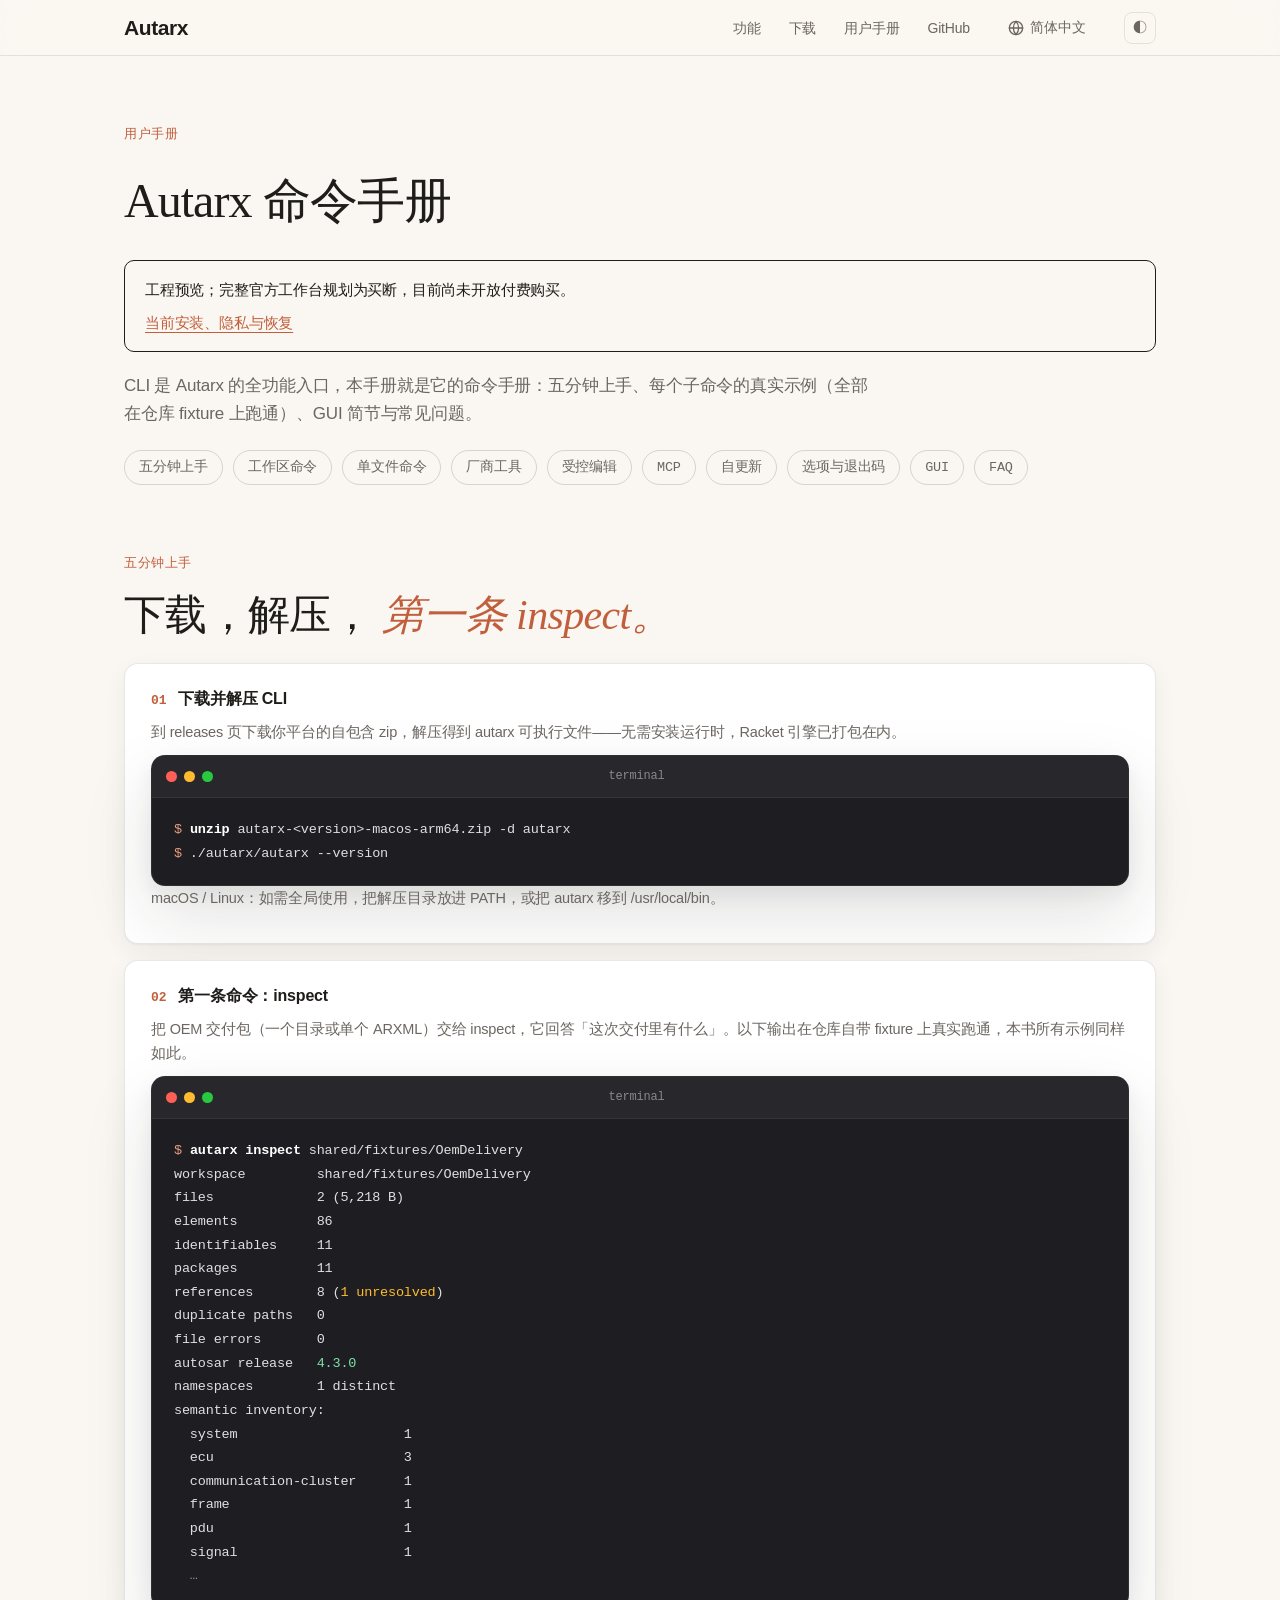
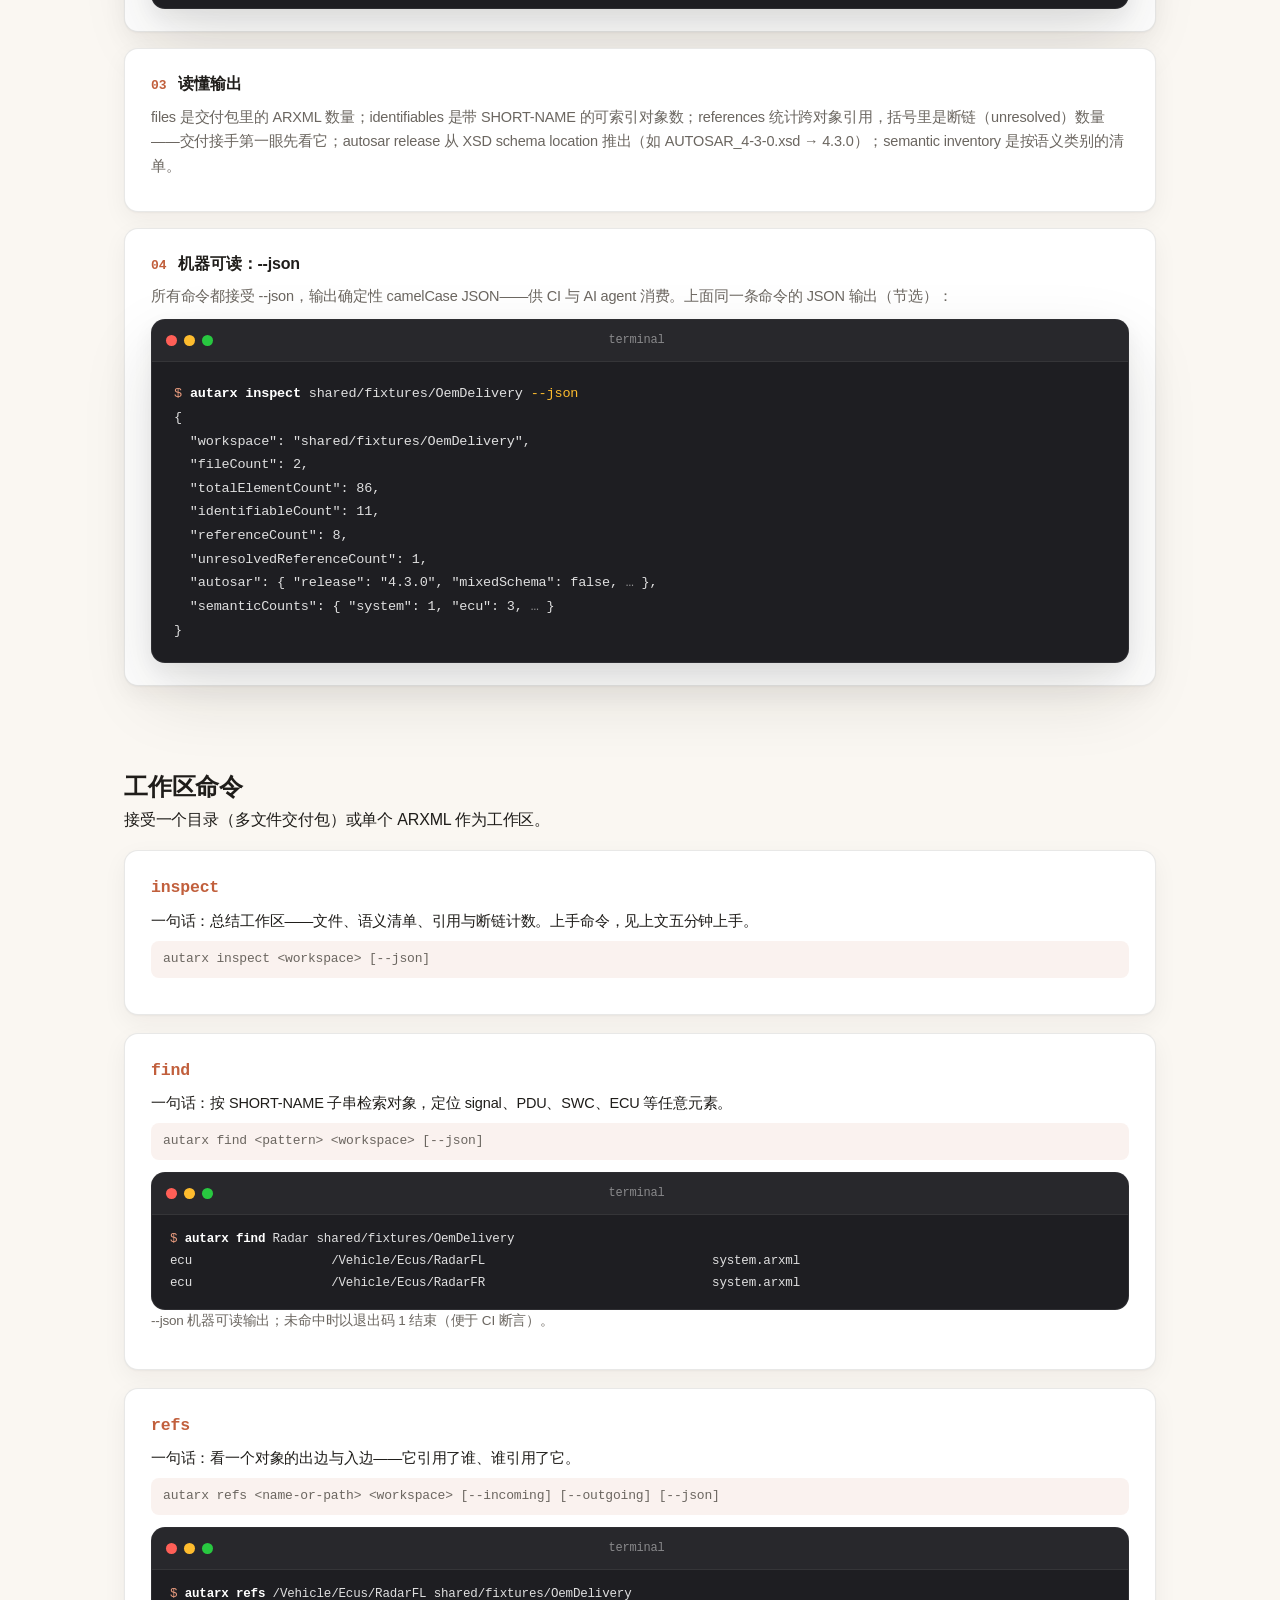
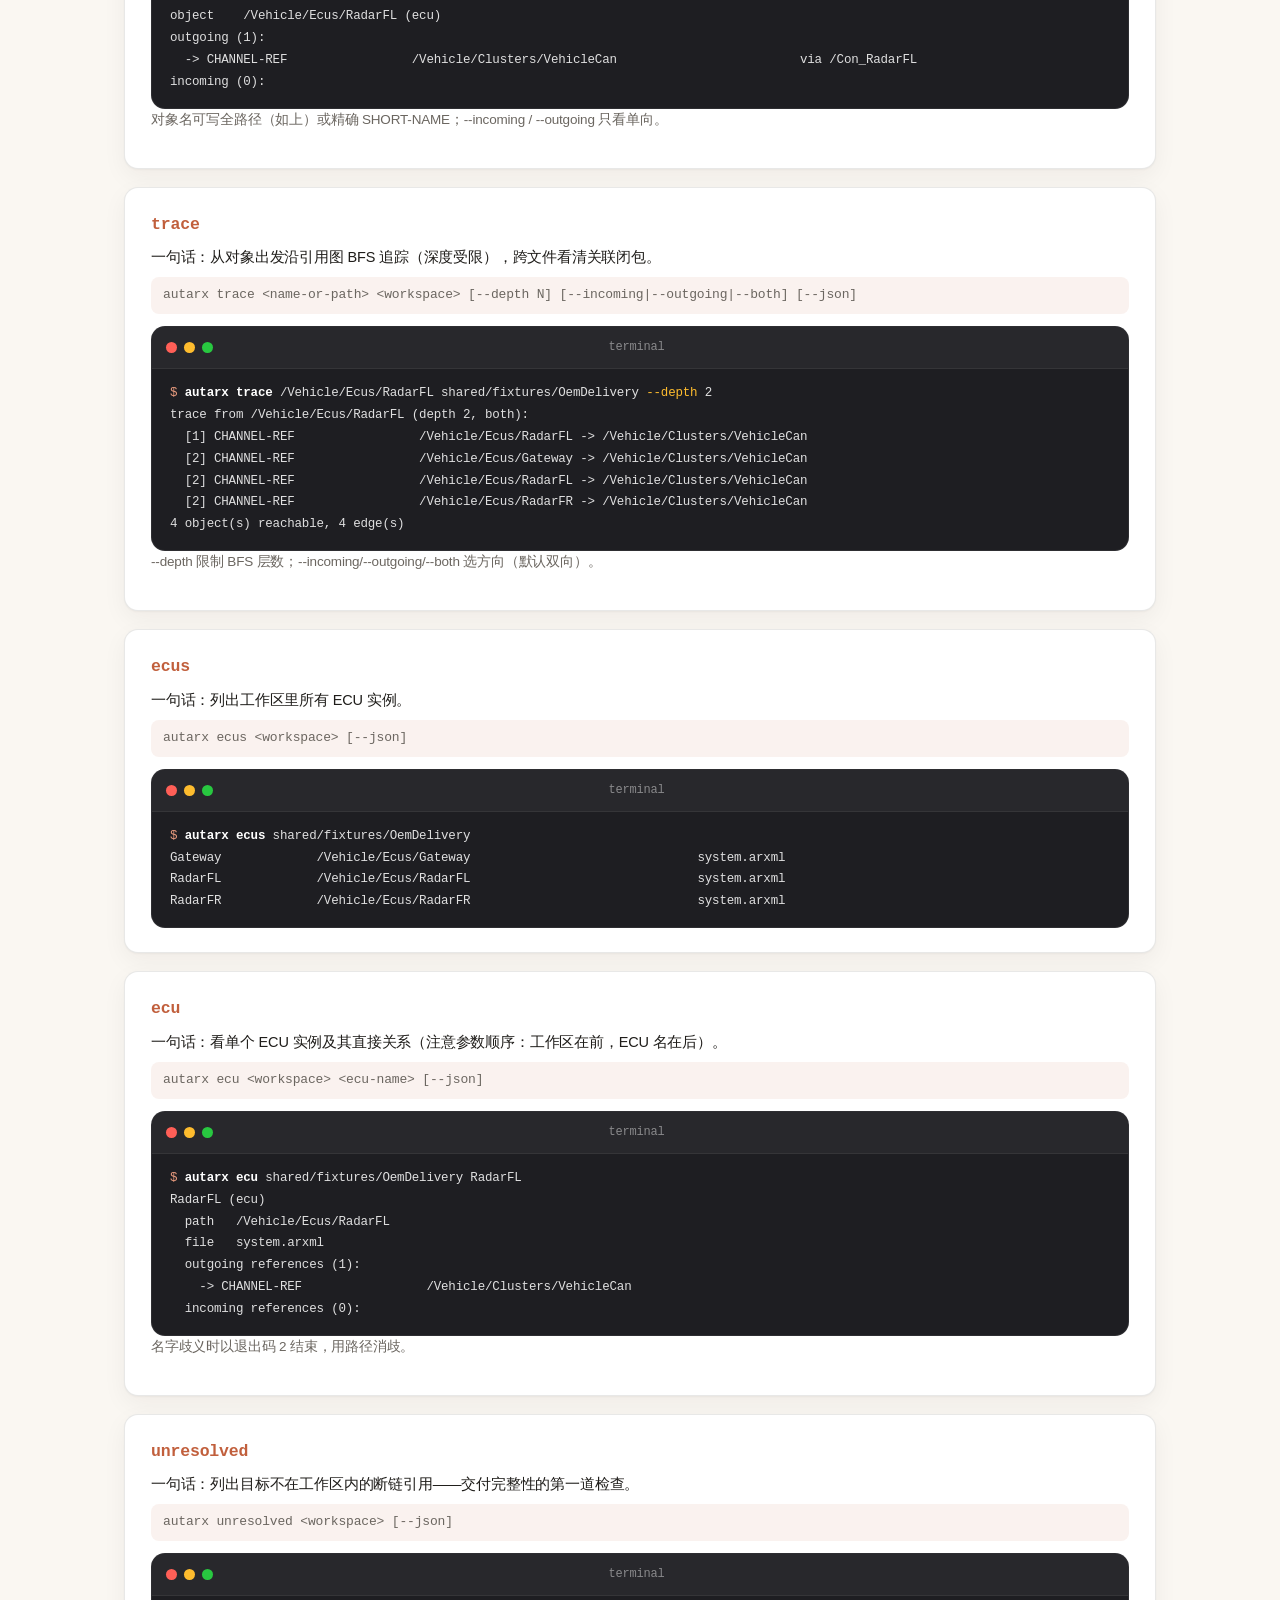
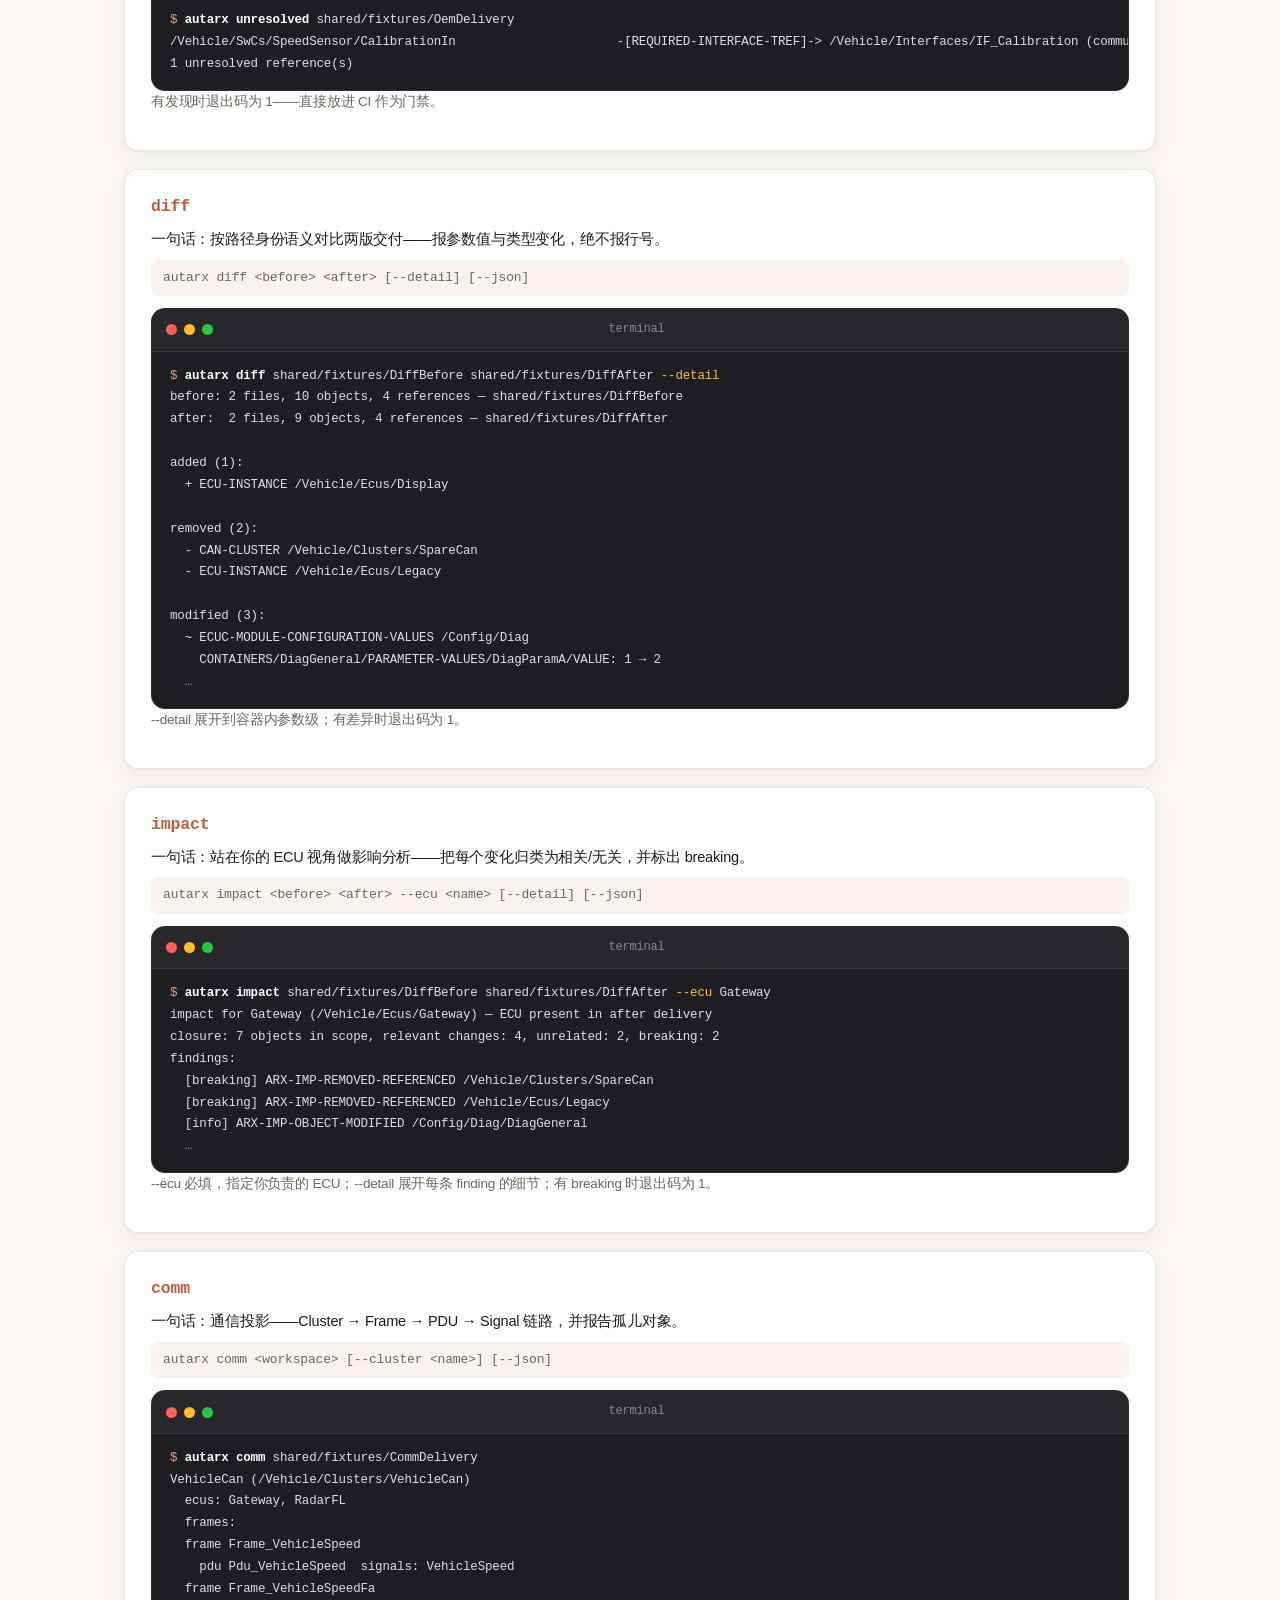
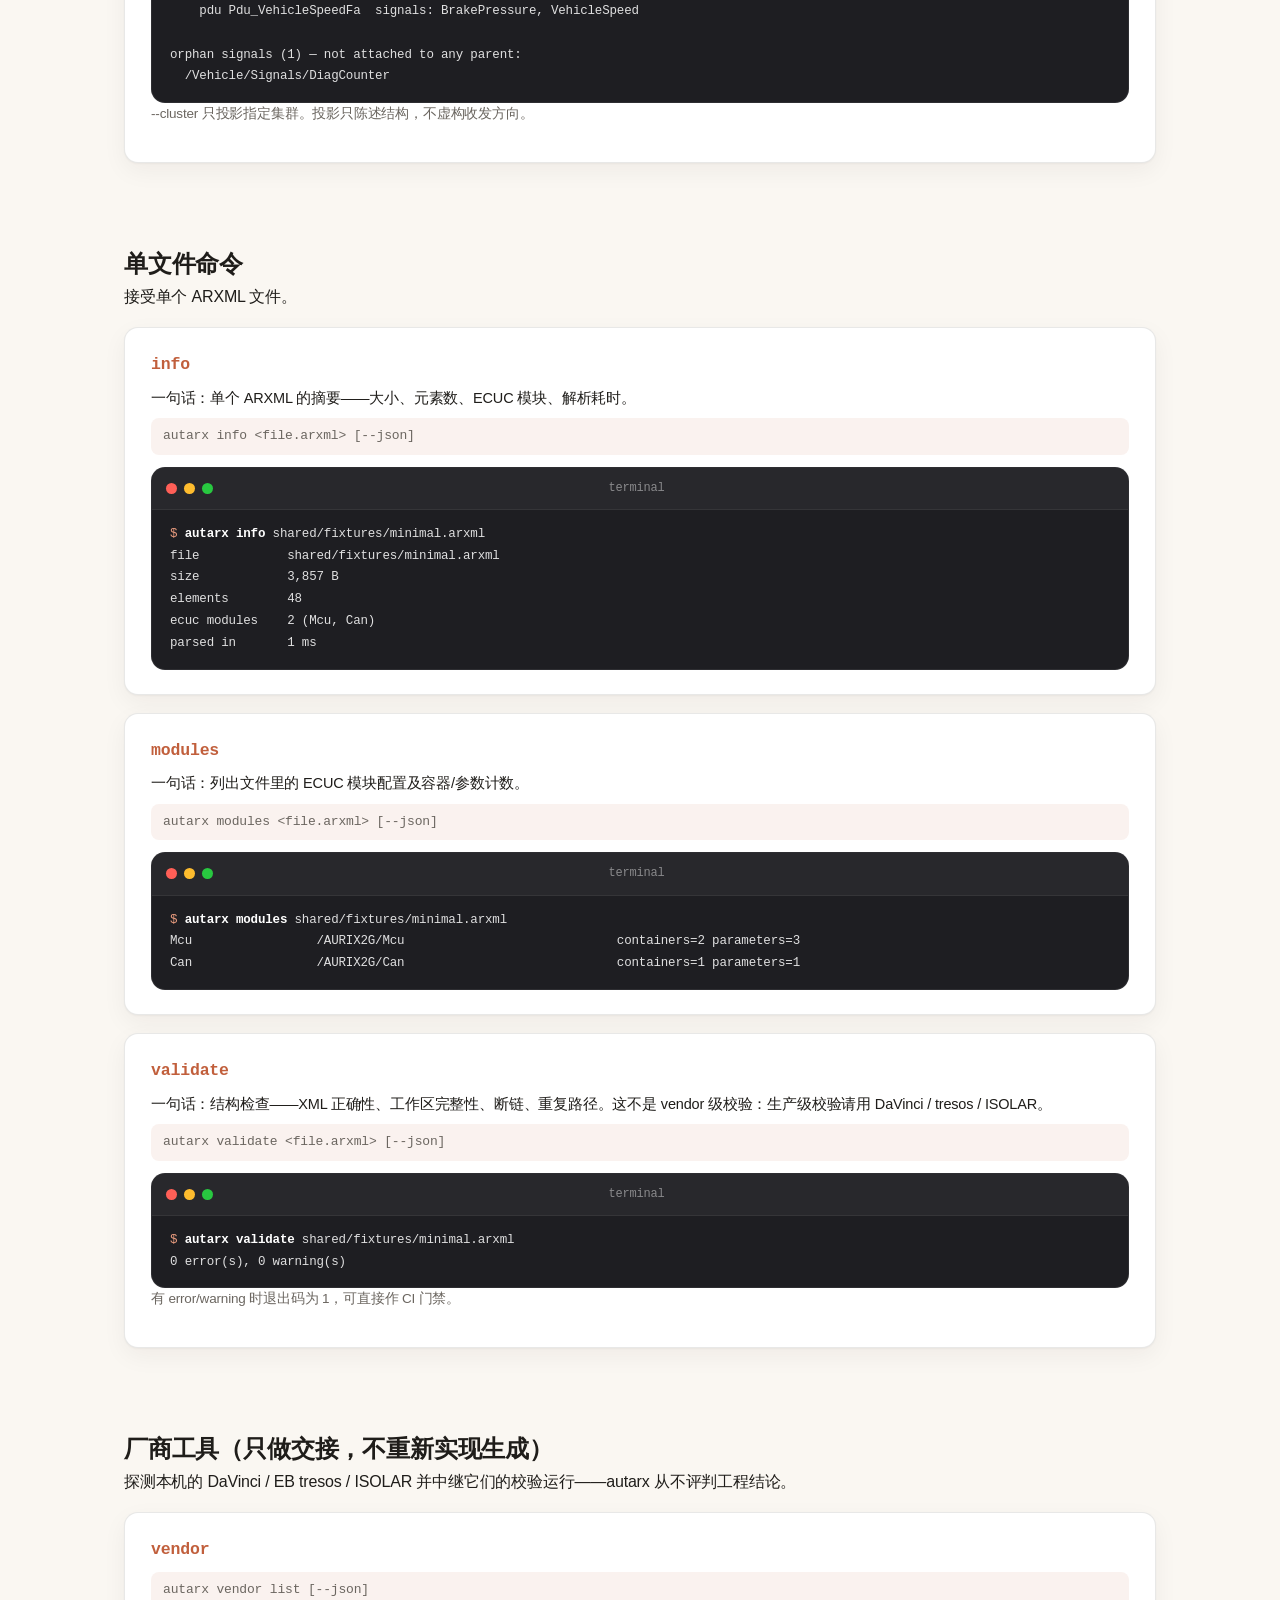
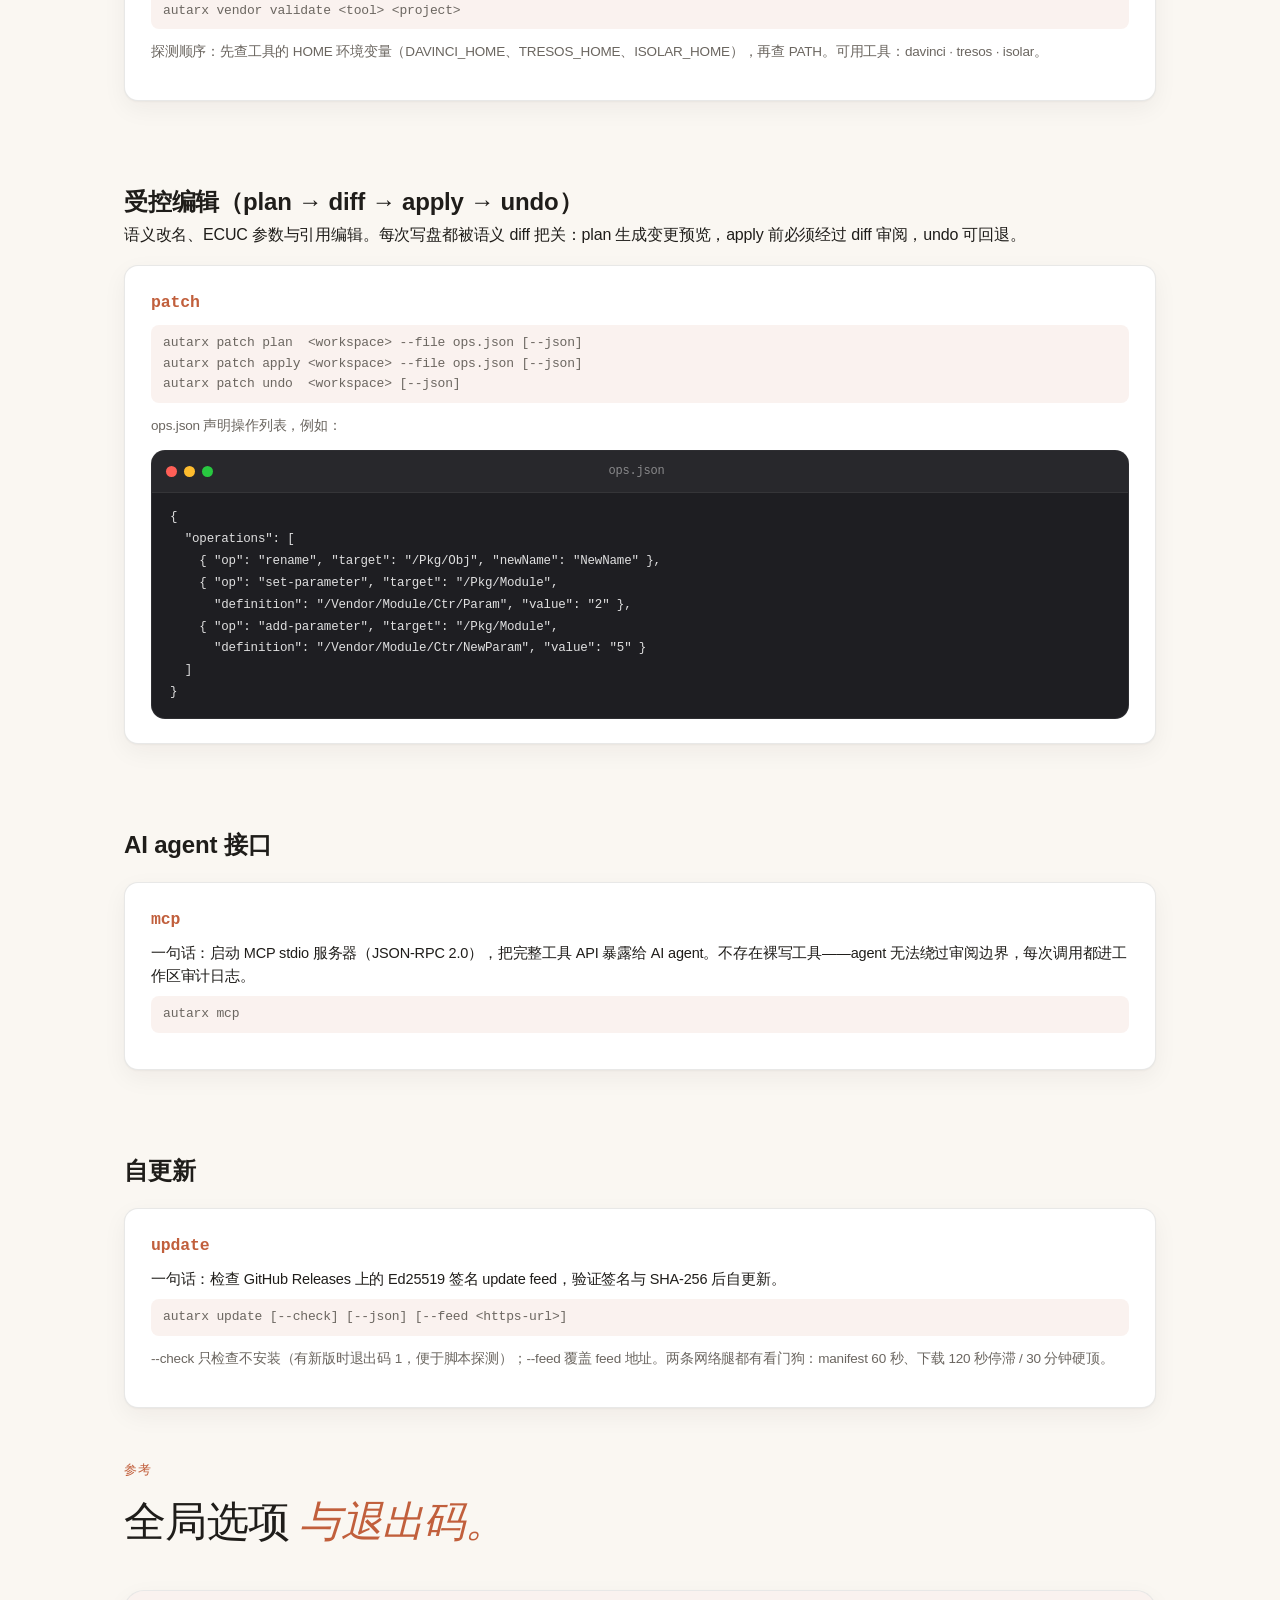
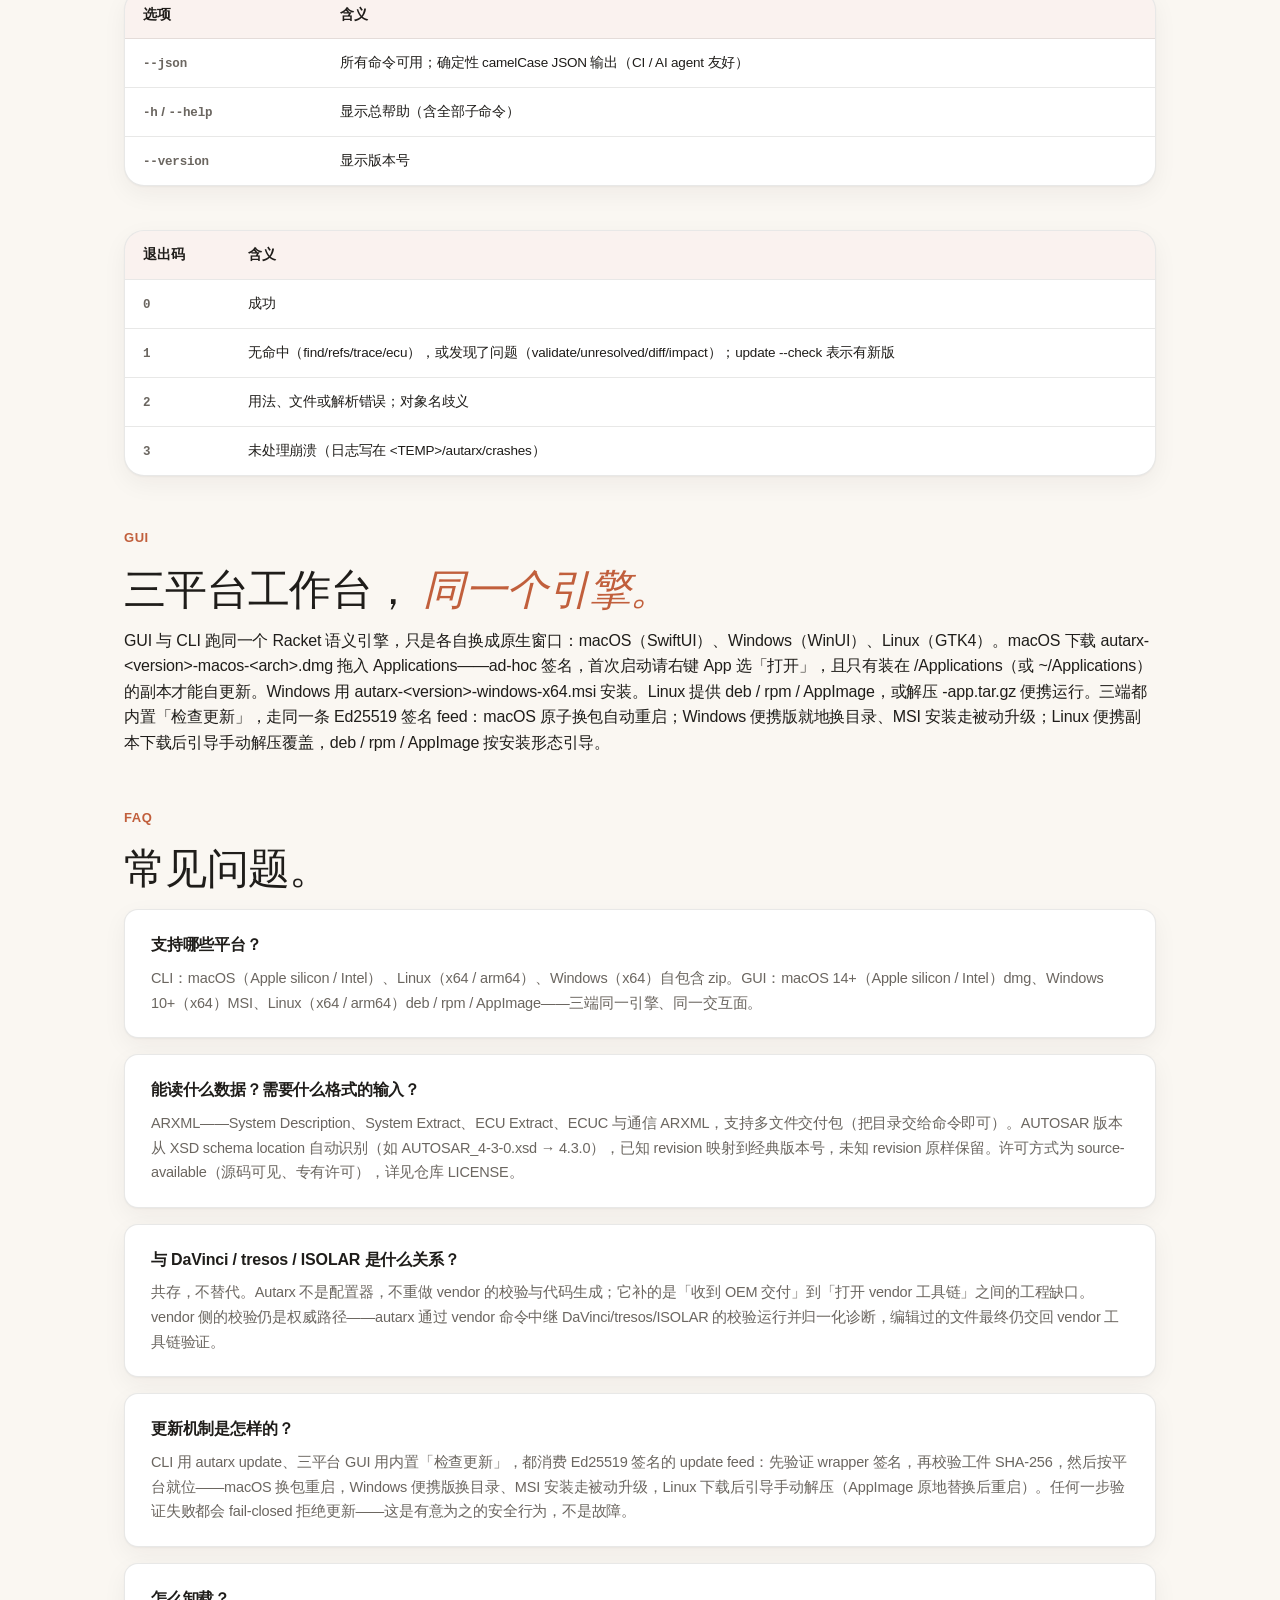
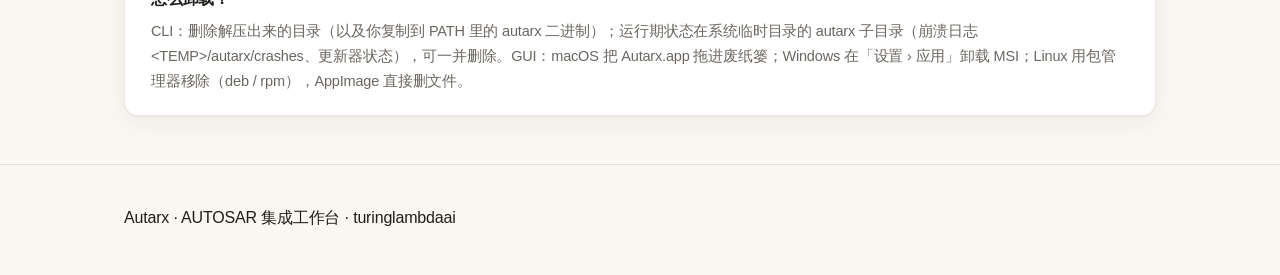
<file: docs/guide.html>
<!DOCTYPE html>
<html lang="zh-CN" data-theme="light">
<head>
  <meta charset="UTF-8">
  <meta name="viewport" content="width=device-width, initial-scale=1.0">
  <title>Autarx 用户手册 — CLI 命令手册</title>
  <meta name="description" content="Autarx 用户手册：五分钟上手、每个 CLI 子命令的真实示例与 flag、GUI 简节与常见问题（平台、数据源、与 DaVinci/tresos 共存、更新机制、卸载）。">
  <script>
    (function () {
      var t;
      try { t = localStorage.getItem('autarx-theme'); } catch (e) {}
      if (t !== 'dark' && t !== 'light') t = matchMedia('(prefers-color-scheme: dark)').matches ? 'dark' : 'light';
      document.documentElement.dataset.theme = t;
    })();
  </script>
  <link rel="stylesheet" href="styles.css">
  <style>
    .doc-hero { padding: 64px 0 24px; text-align: left; }
    .doc-hero h1 { font-family: var(--font-serif); font-size: clamp(32px, 5vw, 48px); font-weight: 500; letter-spacing: -0.02em; margin-bottom: 14px; }
    .doc-hero .lead { font-size: 17px; color: var(--text-2); max-width: 760px; line-height: 1.65; }
    .toc-chips { display: flex; gap: 10px; flex-wrap: wrap; margin-top: 22px; }
    .toc-chips a { font-size: 13.5px; font-family: var(--font-mono); border: 1px solid var(--border-strong); border-radius: 999px; padding: 6px 14px; color: var(--text-2); transition: all 0.2s var(--ease); }
    .toc-chips a:hover { color: var(--accent); border-color: var(--accent); }
    .doc section { padding: 40px 0 8px; }
    .cmd-group { margin-top: 34px; }
    .cmd-group > h2 { font-size: 24px; font-weight: 600; letter-spacing: -0.01em; margin-bottom: 6px; }
    .cmd-group > p.desc { color: var(--text-2); font-size: 15px; margin-bottom: 10px; }
    .cmd-block { background: var(--bg-card); border: 1px solid var(--border); border-radius: var(--radius-m); box-shadow: var(--shadow-card); padding: 24px 26px; margin-top: 18px; }
    .cmd-block h3 { font-family: var(--font-mono); font-size: 16.5px; font-weight: 600; color: var(--accent); margin-bottom: 8px; }
    .cmd-block .one-line { font-size: 14.5px; color: var(--text); margin-bottom: 8px; }
    .cmd-block .syntax { font-family: var(--font-mono); font-size: 13px; color: var(--text-2); background: var(--accent-tint); border-radius: 8px; padding: 8px 12px; margin-bottom: 12px; overflow-x: auto; white-space: pre; }
    .cmd-block .flags { font-size: 13.5px; color: var(--text-2); margin-bottom: 12px; line-height: 1.7; }
    .cmd-block .flags code { font-family: var(--font-mono); font-size: 12.5px; background: var(--accent-soft); border-radius: 5px; padding: 1px 6px; color: var(--text); }
    .cmd-block .code-window { margin-top: 4px; box-shadow: none; }
    .cmd-block .code-body { font-size: 12.5px; padding: 14px 18px; }
    .doc table.compare { font-size: 13.5px; }
    .doc table.compare code { font-family: var(--font-mono); font-size: 12.5px; }
    .faq-item { background: var(--bg-card); border: 1px solid var(--border); border-radius: var(--radius-m); padding: 22px 26px; margin-top: 16px; box-shadow: var(--shadow-card); }
    .faq-item h3 { font-size: 16px; font-weight: 600; margin-bottom: 8px; }
    .faq-item p, .faq-item li { font-size: 14.5px; color: var(--text-2); line-height: 1.7; }
    .faq-item code { font-family: var(--font-mono); font-size: 13px; background: var(--accent-soft); border-radius: 5px; padding: 1px 6px; color: var(--text); }
    .step-list { counter-reset: step; margin-top: 24px; }
    .step { background: var(--bg-card); border: 1px solid var(--border); border-radius: var(--radius-m); box-shadow: var(--shadow-card); padding: 22px 26px; margin-top: 16px; }
    .step .step-title { display: flex; align-items: baseline; gap: 12px; margin-bottom: 8px; }
    .step .step-no { font-family: var(--font-mono); font-size: 13px; font-weight: 700; color: var(--accent); }
    .step h3 { font-size: 16px; font-weight: 600; }
    .step p { font-size: 14.5px; color: var(--text-2); line-height: 1.7; margin-bottom: 10px; }
    .step code { font-family: var(--font-mono); font-size: 13px; background: var(--accent-soft); border-radius: 5px; padding: 1px 6px; color: var(--text); }
  </style>
<script>
var _hmt = _hmt || [];
(function() {
  var hm = document.createElement("script");
  hm.src = "https://hm.baidu.com/hm.js?8e2445912635226bcba0c400bfb6079d";
  var s = document.getElementsByTagName("script")[0];
  s.parentNode.insertBefore(hm, s);
})();
</script>
<style>.lang-menu li.lang-choice{padding:0}.lang-menu .lang-choice button{display:block;width:100%;padding:8px 12px;border:0;background:transparent;color:inherit;font:inherit;text-align:left;cursor:pointer}.lang-menu .lang-choice button:focus-visible{outline:2px solid currentColor;outline-offset:-2px;border-radius:4px}</style>
<style>.guide-status{margin:20px 0;padding:16px 20px;border:1px solid currentColor;border-radius:10px;font-size:.95rem;line-height:1.65}.guide-status p{margin:0 0 8px}.guide-status a{text-decoration:underline;text-underline-offset:4px}html:lang(en) .reader-zh,html:lang(zh) .reader-en{display:none!important}</style>
</head>
<body class="doc">
  <nav class="nav-container">
    <div class="nav-wrapper">
      <div class="nav-brand"><a href="index.html" style="color:inherit">Autarx</a></div>
      <ul class="nav-menu">
        <li><a href="index.html#features" data-i18n="nav.features">功能</a></li>
        <li><a href="index.html#download" data-i18n="nav.download">下载</a></li>
        <li><a href="guide.html" data-i18n="nav.guide">用户手册</a></li>
        <li><a href="https://github.com/turlamai/autarx">GitHub</a></li>
        <li class="lang-dropdown-wrapper">
          <button class="lang-btn" type="button" aria-label="Switch language">
            <svg width="16" height="16" viewBox="0 0 24 24" fill="none" stroke="currentColor" stroke-width="2" stroke-linecap="round" stroke-linejoin="round"><circle cx="12" cy="12" r="10"></circle><line x1="2" y1="12" x2="22" y2="12"></line><path d="M12 2a15.3 15.3 0 0 1 4 10 15.3 15.3 0 0 1-4 10 15.3 15.3 0 0 1-4-10 15.3 15.3 0 0 1 4-10z"></path></svg>
            <span id="current-lang-label">简体中文</span>
          </button>
          <ul class="lang-menu">
            <li class="lang-choice"><button type="button" onclick="setLanguage('zh')">简体中文</button></li>
            <li class="lang-choice"><button type="button" onclick="setLanguage('en')">English</button></li>
          </ul>
        </li>
        <li><button class="theme-btn" id="theme-btn" type="button" aria-label="Toggle theme">◐</button></li>
      </ul>
    </div>
  </nav>

  <header class="doc-hero">
    <div class="container">
      <span class="eyebrow" data-i18n="g.eyebrow">用户手册</span>
      <h1 data-i18n="g.h1">Autarx 命令手册</h1>
<aside class="guide-status"><p class="reader-en " lang="en">Engineering preview; the complete official workbench is planned as a purchase. No paid checkout is open.</p><p class="reader-zh " lang="zh">工程预览；完整官方工作台规划为买断，目前尚未开放付费购买。</p><a class="reader-en" lang="en" href="https://github.com/turlamai/autarx/blob/main/docs/USER-GUIDE.md">Current installation, privacy and recovery</a><a class="reader-zh" lang="zh" href="https://github.com/turlamai/autarx/blob/main/docs/USER-GUIDE.zh-CN.md">当前安装、隐私与恢复</a></aside>
      <p class="lead" data-i18n="g.lead">CLI 是 Autarx 的全功能入口，本手册就是它的命令手册：五分钟上手、每个子命令的真实示例（全部在仓库 fixture 上跑通）、GUI 简节与常见问题。</p>
      <div class="toc-chips">
        <a href="#start" data-i18n="g.toc-start">五分钟上手</a>
        <a href="#workspace" data-i18n="g.toc-ws">工作区命令</a>
        <a href="#single-file" data-i18n="g.toc-sf">单文件命令</a>
        <a href="#vendor" data-i18n="g.toc-vendor">厂商工具</a>
        <a href="#patch" data-i18n="g.toc-patch">受控编辑</a>
        <a href="#mcp" data-i18n="g.toc-mcp">MCP</a>
        <a href="#update" data-i18n="g.toc-update">自更新</a>
        <a href="#exitcodes" data-i18n="g.toc-exit">选项与退出码</a>
        <a href="#gui" data-i18n="g.toc-gui">GUI</a>
        <a href="#faq" data-i18n="g.toc-faq">FAQ</a>
      </div>
    </div>
  </header>

  <section id="start">
    <div class="container">
      <span class="eyebrow" data-i18n="s1.eyebrow">五分钟上手</span>
      <h2 class="section-title"><span data-i18n="s1.t1">下载，解压，</span> <span class="accent" data-i18n="s1.t2">第一条 inspect。</span></h2>

      <div class="step-list">
        <div class="step">
          <div class="step-title"><span class="step-no">01</span><h3 data-i18n="s1.st1">下载并解压 CLI</h3></div>
          <p data-i18n="s1.st1-p">到 releases 页下载你平台的自包含 zip，解压得到 autarx 可执行文件——无需安装运行时，Racket 引擎已打包在内。</p>
          <div class="code-window"><div class="window-header"><div class="window-controls"><span class="traffic-light close"></span><span class="traffic-light minimize"></span><span class="traffic-light maximize"></span></div><div class="window-title">terminal</div></div><div class="code-body"><span class="prompt">$</span> <span class="cmd">unzip</span> autarx-&lt;version&gt;-macos-arm64.zip -d autarx
<span class="prompt">$</span> ./autarx/autarx --version</div></div>
          <p data-i18n="s1.st1-note">macOS / Linux：如需全局使用，把解压目录放进 PATH，或把 autarx 移到 /usr/local/bin。</p>
        </div>

        <div class="step">
          <div class="step-title"><span class="step-no">02</span><h3 data-i18n="s1.st2">第一条命令：inspect</h3></div>
          <p data-i18n="s1.st2-p">把 OEM 交付包（一个目录或单个 ARXML）交给 inspect，它回答「这次交付里有什么」。以下输出在仓库自带 fixture 上真实跑通，本书所有示例同样如此。</p>
          <div class="code-window"><div class="window-header"><div class="window-controls"><span class="traffic-light close"></span><span class="traffic-light minimize"></span><span class="traffic-light maximize"></span></div><div class="window-title">terminal</div></div><div class="code-body"><span class="prompt">$</span> <span class="cmd">autarx inspect</span> shared/fixtures/OemDelivery
workspace         shared/fixtures/OemDelivery
files             2 (5,218 B)
elements          86
identifiables     11
packages          11
references        8 (<span class="flag">1 unresolved</span>)
duplicate paths   0
file errors       0
autosar release   <span class="str">4.3.0</span>
namespaces        1 distinct
semantic inventory:
  system                     1
  ecu                        3
  communication-cluster      1
  frame                      1
  pdu                        1
  signal                     1
  <span class="dim">…</span></div></div>
        </div>

        <div class="step">
          <div class="step-title"><span class="step-no">03</span><h3 data-i18n="s1.st3">读懂输出</h3></div>
          <p data-i18n="s1.st3-p">files 是交付包里的 ARXML 数量；identifiables 是带 SHORT-NAME 的可索引对象数；references 统计跨对象引用，括号里是断链（unresolved）数量——交付接手第一眼先看它；autosar release 从 XSD schema location 推出（如 AUTOSAR_4-3-0.xsd → 4.3.0）；semantic inventory 是按语义类别的清单。</p>
        </div>

        <div class="step">
          <div class="step-title"><span class="step-no">04</span><h3 data-i18n="s1.st4">机器可读：--json</h3></div>
          <p data-i18n="s1.st4-p">所有命令都接受 --json，输出确定性 camelCase JSON——供 CI 与 AI agent 消费。上面同一条命令的 JSON 输出（节选）：</p>
          <div class="code-window"><div class="window-header"><div class="window-controls"><span class="traffic-light close"></span><span class="traffic-light minimize"></span><span class="traffic-light maximize"></span></div><div class="window-title">terminal</div></div><div class="code-body"><span class="prompt">$</span> <span class="cmd">autarx inspect</span> shared/fixtures/OemDelivery <span class="flag">--json</span>
{
  "workspace": "shared/fixtures/OemDelivery",
  "fileCount": 2,
  "totalElementCount": 86,
  "identifiableCount": 11,
  "referenceCount": 8,
  "unresolvedReferenceCount": 1,
  "autosar": { "release": "4.3.0", "mixedSchema": false, <span class="dim">…</span> },
  "semanticCounts": { "system": 1, "ecu": 3, <span class="dim">…</span> }
}</div></div>
        </div>
      </div>
    </div>
  </section>

  <section id="workspace" class="cmd-group">
    <div class="container">
      <h2 data-i18n="cw.h">工作区命令</h2>
      <p class="desc" data-i18n="cw.desc">接受一个目录（多文件交付包）或单个 ARXML 作为工作区。</p>

      <div class="cmd-block">
        <h3>inspect</h3>
        <p class="one-line" data-i18n="c.inspect">一句话：总结工作区——文件、语义清单、引用与断链计数。上手命令，见上文五分钟上手。</p>
        <div class="syntax">autarx inspect &lt;workspace&gt; [--json]</div>
      </div>

      <div class="cmd-block">
        <h3>find</h3>
        <p class="one-line" data-i18n="c.find">一句话：按 SHORT-NAME 子串检索对象，定位 signal、PDU、SWC、ECU 等任意元素。</p>
        <div class="syntax">autarx find &lt;pattern&gt; &lt;workspace&gt; [--json]</div>
        <div class="code-window"><div class="window-header"><div class="window-controls"><span class="traffic-light close"></span><span class="traffic-light minimize"></span><span class="traffic-light maximize"></span></div><div class="window-title">terminal</div></div><div class="code-body"><span class="prompt">$</span> <span class="cmd">autarx find</span> Radar shared/fixtures/OemDelivery
ecu                   /Vehicle/Ecus/RadarFL                               system.arxml
ecu                   /Vehicle/Ecus/RadarFR                               system.arxml</div></div>
        <p class="flags" data-i18n="c.find-flags"><code>--json</code> 机器可读输出；未命中时以退出码 1 结束（便于 CI 断言）。</p>
      </div>

      <div class="cmd-block">
        <h3>refs</h3>
        <p class="one-line" data-i18n="c.refs">一句话：看一个对象的出边与入边——它引用了谁、谁引用了它。</p>
        <div class="syntax">autarx refs &lt;name-or-path&gt; &lt;workspace&gt; [--incoming] [--outgoing] [--json]</div>
        <div class="code-window"><div class="window-header"><div class="window-controls"><span class="traffic-light close"></span><span class="traffic-light minimize"></span><span class="traffic-light maximize"></span></div><div class="window-title">terminal</div></div><div class="code-body"><span class="prompt">$</span> <span class="cmd">autarx refs</span> /Vehicle/Ecus/RadarFL shared/fixtures/OemDelivery
object    /Vehicle/Ecus/RadarFL (ecu)
outgoing (1):
  -&gt; CHANNEL-REF                 /Vehicle/Clusters/VehicleCan                         via /Con_RadarFL
incoming (0):</div></div>
        <p class="flags" data-i18n="c.refs-flags">对象名可写全路径（如上）或精确 SHORT-NAME；<code>--incoming</code> / <code>--outgoing</code> 只看单向。</p>
      </div>

      <div class="cmd-block">
        <h3>trace</h3>
        <p class="one-line" data-i18n="c.trace">一句话：从对象出发沿引用图 BFS 追踪（深度受限），跨文件看清关联闭包。</p>
        <div class="syntax">autarx trace &lt;name-or-path&gt; &lt;workspace&gt; [--depth N] [--incoming|--outgoing|--both] [--json]</div>
        <div class="code-window"><div class="window-header"><div class="window-controls"><span class="traffic-light close"></span><span class="traffic-light minimize"></span><span class="traffic-light maximize"></span></div><div class="window-title">terminal</div></div><div class="code-body"><span class="prompt">$</span> <span class="cmd">autarx trace</span> /Vehicle/Ecus/RadarFL shared/fixtures/OemDelivery <span class="flag">--depth</span> 2
trace from /Vehicle/Ecus/RadarFL (depth 2, both):
  [1] CHANNEL-REF                 /Vehicle/Ecus/RadarFL -&gt; /Vehicle/Clusters/VehicleCan
  [2] CHANNEL-REF                 /Vehicle/Ecus/Gateway -&gt; /Vehicle/Clusters/VehicleCan
  [2] CHANNEL-REF                 /Vehicle/Ecus/RadarFL -&gt; /Vehicle/Clusters/VehicleCan
  [2] CHANNEL-REF                 /Vehicle/Ecus/RadarFR -&gt; /Vehicle/Clusters/VehicleCan
4 object(s) reachable, 4 edge(s)</div></div>
        <p class="flags" data-i18n="c.trace-flags"><code>--depth</code> 限制 BFS 层数；<code>--incoming</code>/<code>--outgoing</code>/<code>--both</code> 选方向（默认双向）。</p>
      </div>

      <div class="cmd-block">
        <h3>ecus</h3>
        <p class="one-line" data-i18n="c.ecus">一句话：列出工作区里所有 ECU 实例。</p>
        <div class="syntax">autarx ecus &lt;workspace&gt; [--json]</div>
        <div class="code-window"><div class="window-header"><div class="window-controls"><span class="traffic-light close"></span><span class="traffic-light minimize"></span><span class="traffic-light maximize"></span></div><div class="window-title">terminal</div></div><div class="code-body"><span class="prompt">$</span> <span class="cmd">autarx ecus</span> shared/fixtures/OemDelivery
Gateway             /Vehicle/Ecus/Gateway                               system.arxml
RadarFL             /Vehicle/Ecus/RadarFL                               system.arxml
RadarFR             /Vehicle/Ecus/RadarFR                               system.arxml</div></div>
      </div>

      <div class="cmd-block">
        <h3>ecu</h3>
        <p class="one-line" data-i18n="c.ecu">一句话：看单个 ECU 实例及其直接关系（注意参数顺序：工作区在前，ECU 名在后）。</p>
        <div class="syntax">autarx ecu &lt;workspace&gt; &lt;ecu-name&gt; [--json]</div>
        <div class="code-window"><div class="window-header"><div class="window-controls"><span class="traffic-light close"></span><span class="traffic-light minimize"></span><span class="traffic-light maximize"></span></div><div class="window-title">terminal</div></div><div class="code-body"><span class="prompt">$</span> <span class="cmd">autarx ecu</span> shared/fixtures/OemDelivery RadarFL
RadarFL (ecu)
  path   /Vehicle/Ecus/RadarFL
  file   system.arxml
  outgoing references (1):
    -&gt; CHANNEL-REF                 /Vehicle/Clusters/VehicleCan
  incoming references (0):</div></div>
        <p class="flags" data-i18n="c.ecu-flags">名字歧义时以退出码 2 结束，用路径消歧。</p>
      </div>

      <div class="cmd-block">
        <h3>unresolved</h3>
        <p class="one-line" data-i18n="c.unresolved">一句话：列出目标不在工作区内的断链引用——交付完整性的第一道检查。</p>
        <div class="syntax">autarx unresolved &lt;workspace&gt; [--json]</div>
        <div class="code-window"><div class="window-header"><div class="window-controls"><span class="traffic-light close"></span><span class="traffic-light minimize"></span><span class="traffic-light maximize"></span></div><div class="window-title">terminal</div></div><div class="code-body"><span class="prompt">$</span> <span class="cmd">autarx unresolved</span> shared/fixtures/OemDelivery
/Vehicle/SwCs/SpeedSensor/CalibrationIn                      -[REQUIRED-INTERFACE-TREF]-&gt; /Vehicle/Interfaces/IF_Calibration (communication.arxml)
1 unresolved reference(s)</div></div>
        <p class="flags" data-i18n="c.unresolved-flags">有发现时退出码为 1——直接放进 CI 作为门禁。</p>
      </div>

      <div class="cmd-block">
        <h3>diff</h3>
        <p class="one-line" data-i18n="c.diff">一句话：按路径身份语义对比两版交付——报参数值与类型变化，绝不报行号。</p>
        <div class="syntax">autarx diff &lt;before&gt; &lt;after&gt; [--detail] [--json]</div>
        <div class="code-window"><div class="window-header"><div class="window-controls"><span class="traffic-light close"></span><span class="traffic-light minimize"></span><span class="traffic-light maximize"></span></div><div class="window-title">terminal</div></div><div class="code-body"><span class="prompt">$</span> <span class="cmd">autarx diff</span> shared/fixtures/DiffBefore shared/fixtures/DiffAfter <span class="flag">--detail</span>
before: 2 files, 10 objects, 4 references — shared/fixtures/DiffBefore
after:  2 files, 9 objects, 4 references — shared/fixtures/DiffAfter

added (1):
  + ECU-INSTANCE /Vehicle/Ecus/Display

removed (2):
  - CAN-CLUSTER /Vehicle/Clusters/SpareCan
  - ECU-INSTANCE /Vehicle/Ecus/Legacy

modified (3):
  ~ ECUC-MODULE-CONFIGURATION-VALUES /Config/Diag
    CONTAINERS/DiagGeneral/PARAMETER-VALUES/DiagParamA/VALUE: 1 → 2
  <span class="dim">…</span></div></div>
        <p class="flags" data-i18n="c.diff-flags"><code>--detail</code> 展开到容器内参数级；有差异时退出码为 1。</p>
      </div>

      <div class="cmd-block">
        <h3>impact</h3>
        <p class="one-line" data-i18n="c.impact">一句话：站在你的 ECU 视角做影响分析——把每个变化归类为相关/无关，并标出 breaking。</p>
        <div class="syntax">autarx impact &lt;before&gt; &lt;after&gt; --ecu &lt;name&gt; [--detail] [--json]</div>
        <div class="code-window"><div class="window-header"><div class="window-controls"><span class="traffic-light close"></span><span class="traffic-light minimize"></span><span class="traffic-light maximize"></span></div><div class="window-title">terminal</div></div><div class="code-body"><span class="prompt">$</span> <span class="cmd">autarx impact</span> shared/fixtures/DiffBefore shared/fixtures/DiffAfter <span class="flag">--ecu</span> Gateway
impact for Gateway (/Vehicle/Ecus/Gateway) — ECU present in after delivery
closure: 7 objects in scope, relevant changes: 4, unrelated: 2, breaking: 2
findings:
  [breaking] ARX-IMP-REMOVED-REFERENCED /Vehicle/Clusters/SpareCan
  [breaking] ARX-IMP-REMOVED-REFERENCED /Vehicle/Ecus/Legacy
  [info] ARX-IMP-OBJECT-MODIFIED /Config/Diag/DiagGeneral
  <span class="dim">…</span></div></div>
        <p class="flags" data-i18n="c.impact-flags"><code>--ecu</code> 必填，指定你负责的 ECU；<code>--detail</code> 展开每条 finding 的细节；有 breaking 时退出码为 1。</p>
      </div>

      <div class="cmd-block">
        <h3>comm</h3>
        <p class="one-line" data-i18n="c.comm">一句话：通信投影——Cluster → Frame → PDU → Signal 链路，并报告孤儿对象。</p>
        <div class="syntax">autarx comm &lt;workspace&gt; [--cluster &lt;name&gt;] [--json]</div>
        <div class="code-window"><div class="window-header"><div class="window-controls"><span class="traffic-light close"></span><span class="traffic-light minimize"></span><span class="traffic-light maximize"></span></div><div class="window-title">terminal</div></div><div class="code-body"><span class="prompt">$</span> <span class="cmd">autarx comm</span> shared/fixtures/CommDelivery
VehicleCan (/Vehicle/Clusters/VehicleCan)
  ecus: Gateway, RadarFL
  frames:
  frame Frame_VehicleSpeed
    pdu Pdu_VehicleSpeed  signals: VehicleSpeed
  frame Frame_VehicleSpeedFa
    pdu Pdu_VehicleSpeedFa  signals: BrakePressure, VehicleSpeed

orphan signals (1) — not attached to any parent:
  /Vehicle/Signals/DiagCounter</div></div>
        <p class="flags" data-i18n="c.comm-flags"><code>--cluster</code> 只投影指定集群。投影只陈述结构，不虚构收发方向。</p>
      </div>
    </div>
  </section>

  <section id="single-file" class="cmd-group">
    <div class="container">
      <h2 data-i18n="cs.h">单文件命令</h2>
      <p class="desc" data-i18n="cs.desc">接受单个 ARXML 文件。</p>

      <div class="cmd-block">
        <h3>info</h3>
        <p class="one-line" data-i18n="c.info">一句话：单个 ARXML 的摘要——大小、元素数、ECUC 模块、解析耗时。</p>
        <div class="syntax">autarx info &lt;file.arxml&gt; [--json]</div>
        <div class="code-window"><div class="window-header"><div class="window-controls"><span class="traffic-light close"></span><span class="traffic-light minimize"></span><span class="traffic-light maximize"></span></div><div class="window-title">terminal</div></div><div class="code-body"><span class="prompt">$</span> <span class="cmd">autarx info</span> shared/fixtures/minimal.arxml
file            shared/fixtures/minimal.arxml
size            3,857 B
elements        48
ecuc modules    2 (Mcu, Can)
parsed in       1 ms</div></div>
      </div>

      <div class="cmd-block">
        <h3>modules</h3>
        <p class="one-line" data-i18n="c.modules">一句话：列出文件里的 ECUC 模块配置及容器/参数计数。</p>
        <div class="syntax">autarx modules &lt;file.arxml&gt; [--json]</div>
        <div class="code-window"><div class="window-header"><div class="window-controls"><span class="traffic-light close"></span><span class="traffic-light minimize"></span><span class="traffic-light maximize"></span></div><div class="window-title">terminal</div></div><div class="code-body"><span class="prompt">$</span> <span class="cmd">autarx modules</span> shared/fixtures/minimal.arxml
Mcu                 /AURIX2G/Mcu                             containers=2 parameters=3
Can                 /AURIX2G/Can                             containers=1 parameters=1</div></div>
      </div>

      <div class="cmd-block">
        <h3>validate</h3>
        <p class="one-line" data-i18n="c.validate">一句话：结构检查——XML 正确性、工作区完整性、断链、重复路径。这不是 vendor 级校验：生产级校验请用 DaVinci / tresos / ISOLAR。</p>
        <div class="syntax">autarx validate &lt;file.arxml&gt; [--json]</div>
        <div class="code-window"><div class="window-header"><div class="window-controls"><span class="traffic-light close"></span><span class="traffic-light minimize"></span><span class="traffic-light maximize"></span></div><div class="window-title">terminal</div></div><div class="code-body"><span class="prompt">$</span> <span class="cmd">autarx validate</span> shared/fixtures/minimal.arxml
0 error(s), 0 warning(s)</div></div>
        <p class="flags" data-i18n="c.validate-flags">有 error/warning 时退出码为 1，可直接作 CI 门禁。</p>
      </div>
    </div>
  </section>

  <section id="vendor" class="cmd-group">
    <div class="container">
      <h2 data-i18n="cv.h">厂商工具（只做交接，不重新实现生成）</h2>
      <p class="desc" data-i18n="cv.desc">探测本机的 DaVinci / EB tresos / ISOLAR 并中继它们的校验运行——autarx 从不评判工程结论。</p>

      <div class="cmd-block">
        <h3>vendor</h3>
        <div class="syntax">autarx vendor list [--json]
autarx vendor validate &lt;tool&gt; &lt;project&gt;</div>
        <p class="flags" data-i18n="c.vendor-flags">探测顺序：先查工具的 HOME 环境变量（<code>DAVINCI_HOME</code>、<code>TRESOS_HOME</code>、<code>ISOLAR_HOME</code>），再查 PATH。可用工具：<code>davinci</code> · <code>tresos</code> · <code>isolar</code>。</p>
      </div>
    </div>
  </section>

  <section id="patch" class="cmd-group">
    <div class="container">
      <h2 data-i18n="cp.h">受控编辑（plan → diff → apply → undo）</h2>
      <p class="desc" data-i18n="cp.desc">语义改名、ECUC 参数与引用编辑。每次写盘都被语义 diff 把关：plan 生成变更预览，apply 前必须经过 diff 审阅，undo 可回退。</p>

      <div class="cmd-block">
        <h3>patch</h3>
        <div class="syntax">autarx patch plan  &lt;workspace&gt; --file ops.json [--json]
autarx patch apply &lt;workspace&gt; --file ops.json [--json]
autarx patch undo  &lt;workspace&gt; [--json]</div>
        <p class="flags" data-i18n="c.patch-flags">ops.json 声明操作列表，例如：</p>
        <div class="code-window"><div class="window-header"><div class="window-controls"><span class="traffic-light close"></span><span class="traffic-light minimize"></span><span class="traffic-light maximize"></span></div><div class="window-title">ops.json</div></div><div class="code-body">{
  "operations": [
    { "op": "rename", "target": "/Pkg/Obj", "newName": "NewName" },
    { "op": "set-parameter", "target": "/Pkg/Module",
      "definition": "/Vendor/Module/Ctr/Param", "value": "2" },
    { "op": "add-parameter", "target": "/Pkg/Module",
      "definition": "/Vendor/Module/Ctr/NewParam", "value": "5" }
  ]
}</div></div>
      </div>
    </div>
  </section>

  <section id="mcp" class="cmd-group">
    <div class="container">
      <h2 data-i18n="cm.h">AI agent 接口</h2>
      <div class="cmd-block">
        <h3>mcp</h3>
        <p class="one-line" data-i18n="c.mcp">一句话：启动 MCP stdio 服务器（JSON-RPC 2.0），把完整工具 API 暴露给 AI agent。不存在裸写工具——agent 无法绕过审阅边界，每次调用都进工作区审计日志。</p>
        <div class="syntax">autarx mcp</div>
      </div>
    </div>
  </section>

  <section id="update" class="cmd-group">
    <div class="container">
      <h2 data-i18n="cu.h">自更新</h2>
      <div class="cmd-block">
        <h3>update</h3>
        <p class="one-line" data-i18n="c.update">一句话：检查 GitHub Releases 上的 Ed25519 签名 update feed，验证签名与 SHA-256 后自更新。</p>
        <div class="syntax">autarx update [--check] [--json] [--feed &lt;https-url&gt;]</div>
        <p class="flags" data-i18n="c.update-flags"><code>--check</code> 只检查不安装（有新版时退出码 1，便于脚本探测）；<code>--feed</code> 覆盖 feed 地址。两条网络腿都有看门狗：manifest 60 秒、下载 120 秒停滞 / 30 分钟硬顶。</p>
      </div>
    </div>
  </section>

  <section id="exitcodes">
    <div class="container">
      <span class="eyebrow" data-i18n="ce.eyebrow">参考</span>
      <h2 class="section-title"><span data-i18n="ce.t1">全局选项</span> <span class="accent" data-i18n="ce.t2">与退出码。</span></h2>
      <div class="compare-table-wrap">
        <table class="compare">
          <tr><th data-i18n="ce.opt">选项</th><th data-i18n="ce.meaning">含义</th></tr>
          <tr><td><code>--json</code></td><td data-i18n="ce.opt-json">所有命令可用；确定性 camelCase JSON 输出（CI / AI agent 友好）</td></tr>
          <tr><td><code>-h</code> / <code>--help</code></td><td data-i18n="ce.opt-help">显示总帮助（含全部子命令）</td></tr>
          <tr><td><code>--version</code></td><td data-i18n="ce.opt-version">显示版本号</td></tr>
        </table>
      </div>
      <div class="compare-table-wrap">
        <table class="compare">
          <tr><th data-i18n="ce.code">退出码</th><th data-i18n="ce.meaning2">含义</th></tr>
          <tr><td><code>0</code></td><td data-i18n="ce.rc0">成功</td></tr>
          <tr><td><code>1</code></td><td data-i18n="ce.rc1">无命中（find/refs/trace/ecu），或发现了问题（validate/unresolved/diff/impact）；update --check 表示有新版</td></tr>
          <tr><td><code>2</code></td><td data-i18n="ce.rc2">用法、文件或解析错误；对象名歧义</td></tr>
          <tr><td><code>3</code></td><td data-i18n="ce.rc3">未处理崩溃（日志写在 &lt;TEMP&gt;/autarx/crashes）</td></tr>
        </table>
      </div>
    </div>
  </section>

  <section id="gui">
    <div class="container">
      <span class="eyebrow" data-i18n="cg.eyebrow">GUI</span>
      <h2 class="section-title"><span data-i18n="cg.t1">三平台工作台，</span> <span class="accent" data-i18n="cg.t2">同一个引擎。</span></h2>
      <p class="lead" data-i18n="cg.lead">GUI 与 CLI 跑同一个 Racket 语义引擎，只是各自换成原生窗口：macOS（SwiftUI）、Windows（WinUI）、Linux（GTK4）。macOS 下载 autarx-&lt;version&gt;-macos-&lt;arch&gt;.dmg 拖入 Applications——ad-hoc 签名，首次启动请右键 App 选「打开」，且只有装在 /Applications（或 ~/Applications）的副本才能自更新。Windows 用 autarx-&lt;version&gt;-windows-x64.msi 安装。Linux 提供 deb / rpm / AppImage，或解压 -app.tar.gz 便携运行。三端都内置「检查更新」，走同一条 Ed25519 签名 feed：macOS 原子换包自动重启；Windows 便携版就地换目录、MSI 安装走被动升级；Linux 便携副本下载后引导手动解压覆盖，deb / rpm / AppImage 按安装形态引导。</p>
    </div>
  </section>

  <section id="faq">
    <div class="container">
      <span class="eyebrow" data-i18n="cf.eyebrow">FAQ</span>
      <h2 class="section-title"><span data-i18n="cf.t1">常见问题。</span></h2>

      <div class="faq-item">
        <h3 data-i18n="q1.q">支持哪些平台？</h3>
        <p data-i18n="q1.a">CLI：macOS（Apple silicon / Intel）、Linux（x64 / arm64）、Windows（x64）自包含 zip。GUI：macOS 14+（Apple silicon / Intel）dmg、Windows 10+（x64）MSI、Linux（x64 / arm64）deb / rpm / AppImage——三端同一引擎、同一交互面。</p>
      </div>

      <div class="faq-item">
        <h3 data-i18n="q2.q">能读什么数据？需要什么格式的输入？</h3>
        <p data-i18n="q2.a">ARXML——System Description、System Extract、ECU Extract、ECUC 与通信 ARXML，支持多文件交付包（把目录交给命令即可）。AUTOSAR 版本从 XSD schema location 自动识别（如 AUTOSAR_4-3-0.xsd → 4.3.0），已知 revision 映射到经典版本号，未知 revision 原样保留。许可方式为 source-available（源码可见、专有许可），详见仓库 LICENSE。</p>
      </div>

      <div class="faq-item">
        <h3 data-i18n="q3.q">与 DaVinci / tresos / ISOLAR 是什么关系？</h3>
        <p data-i18n="q3.a">共存，不替代。Autarx 不是配置器，不重做 vendor 的校验与代码生成；它补的是「收到 OEM 交付」到「打开 vendor 工具链」之间的工程缺口。vendor 侧的校验仍是权威路径——autarx 通过 vendor 命令中继 DaVinci/tresos/ISOLAR 的校验运行并归一化诊断，编辑过的文件最终仍交回 vendor 工具链验证。</p>
      </div>

      <div class="faq-item">
        <h3 data-i18n="q4.q">更新机制是怎样的？</h3>
        <p data-i18n="q4.a">CLI 用 autarx update、三平台 GUI 用内置「检查更新」，都消费 Ed25519 签名的 update feed：先验证 wrapper 签名，再校验工件 SHA-256，然后按平台就位——macOS 换包重启，Windows 便携版换目录、MSI 安装走被动升级，Linux 下载后引导手动解压（AppImage 原地替换后重启）。任何一步验证失败都会 fail-closed 拒绝更新——这是有意为之的安全行为，不是故障。</p>
      </div>

      <div class="faq-item">
        <h3 data-i18n="q5.q">怎么卸载？</h3>
        <p data-i18n="q5.a">CLI：删除解压出来的目录（以及你复制到 PATH 里的 autarx 二进制）；运行期状态在系统临时目录的 autarx 子目录（崩溃日志 &lt;TEMP&gt;/autarx/crashes、更新器状态），可一并删除。GUI：macOS 把 Autarx.app 拖进废纸篓；Windows 在「设置 › 应用」卸载 MSI；Linux 用包管理器移除（deb / rpm），AppImage 直接删文件。</p>
      </div>
    </div>
  </section>

  <footer><div class="container"><p data-i18n="footer">Autarx · AUTOSAR 集成工作台 · turinglambdaai</p></div></footer>

  <script>
    (function () {
      var zh = {
        'nav.features': '功能', 'nav.download': '下载', 'nav.guide': '用户手册',
        'g.eyebrow': '用户手册', 'g.h1': 'Autarx 命令手册',
        'g.lead': 'CLI 是 Autarx 的全功能入口，本手册就是它的命令手册：五分钟上手、每个子命令的真实示例（全部在仓库 fixture 上跑通）、GUI 简节与常见问题。',
        'g.toc-start': '五分钟上手', 'g.toc-ws': '工作区命令', 'g.toc-sf': '单文件命令', 'g.toc-vendor': '厂商工具',
        'g.toc-patch': '受控编辑', 'g.toc-mcp': 'MCP', 'g.toc-update': '自更新', 'g.toc-exit': '选项与退出码',
        'g.toc-gui': 'GUI', 'g.toc-faq': 'FAQ',
        's1.eyebrow': '五分钟上手', 's1.t1': '下载，解压，', 's1.t2': '第一条 inspect。',
        's1.st1': '下载并解压 CLI',
        's1.st1-p': '到 releases 页下载你平台的自包含 zip，解压得到 autarx 可执行文件——无需安装运行时，Racket 引擎已打包在内。',
        's1.st1-note': 'macOS / Linux：如需全局使用，把解压目录放进 PATH，或把 autarx 移到 /usr/local/bin。',
        's1.st2': '第一条命令：inspect',
        's1.st2-p': '把 OEM 交付包（一个目录或单个 ARXML）交给 inspect，它回答「这次交付里有什么」。以下输出在仓库自带 fixture 上真实跑通，本书所有示例同样如此。',
        's1.st3': '读懂输出',
        's1.st3-p': 'files 是交付包里的 ARXML 数量；identifiables 是带 SHORT-NAME 的可索引对象数；references 统计跨对象引用，括号里是断链（unresolved）数量——交付接手第一眼先看它；autosar release 从 XSD schema location 推出（如 AUTOSAR_4-3-0.xsd → 4.3.0）；semantic inventory 是按语义类别的清单。',
        's1.st4': '机器可读：--json',
        's1.st4-p': '所有命令都接受 --json，输出确定性 camelCase JSON——供 CI 与 AI agent 消费。上面同一条命令的 JSON 输出（节选）：',
        'cw.h': '工作区命令',
        'cw.desc': '接受一个目录（多文件交付包）或单个 ARXML 作为工作区。',
        'c.inspect': '一句话：总结工作区——文件、语义清单、引用与断链计数。上手命令，见上文五分钟上手。',
        'c.find': '一句话：按 SHORT-NAME 子串检索对象，定位 signal、PDU、SWC、ECU 等任意元素。',
        'c.find-flags': '--json 机器可读输出；未命中时以退出码 1 结束（便于 CI 断言）。',
        'c.refs': '一句话：看一个对象的出边与入边——它引用了谁、谁引用了它。',
        'c.refs-flags': '对象名可写全路径（如上）或精确 SHORT-NAME；--incoming / --outgoing 只看单向。',
        'c.trace': '一句话：从对象出发沿引用图 BFS 追踪（深度受限），跨文件看清关联闭包。',
        'c.trace-flags': '--depth 限制 BFS 层数；--incoming/--outgoing/--both 选方向（默认双向）。',
        'c.ecus': '一句话：列出工作区里所有 ECU 实例。',
        'c.ecu': '一句话：看单个 ECU 实例及其直接关系（注意参数顺序：工作区在前，ECU 名在后）。',
        'c.ecu-flags': '名字歧义时以退出码 2 结束，用路径消歧。',
        'c.unresolved': '一句话：列出目标不在工作区内的断链引用——交付完整性的第一道检查。',
        'c.unresolved-flags': '有发现时退出码为 1——直接放进 CI 作为门禁。',
        'c.diff': '一句话：按路径身份语义对比两版交付——报参数值与类型变化，绝不报行号。',
        'c.diff-flags': '--detail 展开到容器内参数级；有差异时退出码为 1。',
        'c.impact': '一句话：站在你的 ECU 视角做影响分析——把每个变化归类为相关/无关，并标出 breaking。',
        'c.impact-flags': '--ecu 必填，指定你负责的 ECU；--detail 展开每条 finding 的细节；有 breaking 时退出码为 1。',
        'c.comm': '一句话：通信投影——Cluster → Frame → PDU → Signal 链路，并报告孤儿对象。',
        'c.comm-flags': '--cluster 只投影指定集群。投影只陈述结构，不虚构收发方向。',
        'cs.h': '单文件命令',
        'cs.desc': '接受单个 ARXML 文件。',
        'c.info': '一句话：单个 ARXML 的摘要——大小、元素数、ECUC 模块、解析耗时。',
        'c.modules': '一句话：列出文件里的 ECUC 模块配置及容器/参数计数。',
        'c.validate': '一句话：结构检查——XML 正确性、工作区完整性、断链、重复路径。这不是 vendor 级校验：生产级校验请用 DaVinci / tresos / ISOLAR。',
        'c.validate-flags': '有 error/warning 时退出码为 1，可直接作 CI 门禁。',
        'cv.h': '厂商工具（只做交接，不重新实现生成）',
        'cv.desc': '探测本机的 DaVinci / EB tresos / ISOLAR 并中继它们的校验运行——autarx 从不评判工程结论。',
        'c.vendor-flags': '探测顺序：先查工具的 HOME 环境变量（DAVINCI_HOME、TRESOS_HOME、ISOLAR_HOME），再查 PATH。可用工具：davinci · tresos · isolar。',
        'cp.h': '受控编辑（plan → diff → apply → undo）',
        'cp.desc': '语义改名、ECUC 参数与引用编辑。每次写盘都被语义 diff 把关：plan 生成变更预览，apply 前必须经过 diff 审阅，undo 可回退。',
        'c.patch-flags': 'ops.json 声明操作列表，例如：',
        'cm.h': 'AI agent 接口',
        'c.mcp': '一句话：启动 MCP stdio 服务器（JSON-RPC 2.0），把完整工具 API 暴露给 AI agent。不存在裸写工具——agent 无法绕过审阅边界，每次调用都进工作区审计日志。',
        'cu.h': '自更新',
        'c.update': '一句话：检查 GitHub Releases 上的 Ed25519 签名 update feed，验证签名与 SHA-256 后自更新。',
        'c.update-flags': '--check 只检查不安装（有新版时退出码 1，便于脚本探测）；--feed 覆盖 feed 地址。两条网络腿都有看门狗：manifest 60 秒、下载 120 秒停滞 / 30 分钟硬顶。',
        'ce.eyebrow': '参考', 'ce.t1': '全局选项', 'ce.t2': '与退出码。',
        'ce.opt': '选项', 'ce.meaning': '含义',
        'ce.opt-json': '所有命令可用；确定性 camelCase JSON 输出（CI / AI agent 友好）',
        'ce.opt-help': '显示总帮助（含全部子命令）',
        'ce.opt-version': '显示版本号',
        'ce.code': '退出码', 'ce.meaning2': '含义',
        'ce.rc0': '成功',
        'ce.rc1': '无命中（find/refs/trace/ecu），或发现了问题（validate/unresolved/diff/impact）；update --check 表示有新版',
        'ce.rc2': '用法、文件或解析错误；对象名歧义',
        'ce.rc3': '未处理崩溃（日志写在 <TEMP>/autarx/crashes）',
        'cg.eyebrow': 'GUI', 'cg.t1': '三平台工作台，', 'cg.t2': '同一个引擎。',
        'cg.lead': 'GUI 与 CLI 跑同一个 Racket 语义引擎，只是各自换成原生窗口：macOS（SwiftUI）、Windows（WinUI）、Linux（GTK4）。macOS 下载 autarx-<version>-macos-<arch>.dmg 拖入 Applications——ad-hoc 签名，首次启动请右键 App 选「打开」，且只有装在 /Applications（或 ~/Applications）的副本才能自更新。Windows 用 autarx-<version>-windows-x64.msi 安装。Linux 提供 deb / rpm / AppImage，或解压 -app.tar.gz 便携运行。三端都内置「检查更新」，走同一条 Ed25519 签名 feed：macOS 原子换包自动重启；Windows 便携版就地换目录、MSI 安装走被动升级；Linux 便携副本下载后引导手动解压覆盖，deb / rpm / AppImage 按安装形态引导。',
        'cf.eyebrow': 'FAQ', 'cf.t1': '常见问题。',
        'q1.q': '支持哪些平台？',
        'q1.a': 'CLI：macOS（Apple silicon / Intel）、Linux（x64 / arm64）、Windows（x64）自包含 zip。GUI：macOS 14+（Apple silicon / Intel）dmg、Windows 10+（x64）MSI、Linux（x64 / arm64）deb / rpm / AppImage——三端同一引擎、同一交互面。',
        'q2.q': '能读什么数据？需要什么格式的输入？',
        'q2.a': 'ARXML——System Description、System Extract、ECU Extract、ECUC 与通信 ARXML，支持多文件交付包（把目录交给命令即可）。AUTOSAR 版本从 XSD schema location 自动识别（如 AUTOSAR_4-3-0.xsd → 4.3.0），已知 revision 映射到经典版本号，未知 revision 原样保留。许可方式为 source-available（源码可见、专有许可），详见仓库 LICENSE。',
        'q3.q': '与 DaVinci / tresos / ISOLAR 是什么关系？',
        'q3.a': '共存，不替代。Autarx 不是配置器，不重做 vendor 的校验与代码生成；它补的是「收到 OEM 交付」到「打开 vendor 工具链」之间的工程缺口。vendor 侧的校验仍是权威路径——autarx 通过 vendor 命令中继 DaVinci/tresos/ISOLAR 的校验运行并归一化诊断，编辑过的文件最终仍交回 vendor 工具链验证。',
        'q4.q': '更新机制是怎样的？',
        'q4.a': 'CLI 用 autarx update、三平台 GUI 用内置「检查更新」，都消费 Ed25519 签名的 update feed：先验证 wrapper 签名，再校验工件 SHA-256，然后按平台就位——macOS 换包重启，Windows 便携版换目录、MSI 安装走被动升级，Linux 下载后引导手动解压（AppImage 原地替换后重启）。任何一步验证失败都会 fail-closed 拒绝更新——这是有意为之的安全行为，不是故障。',
        'q5.q': '怎么卸载？',
        'q5.a': 'CLI：删除解压出来的目录（以及你复制到 PATH 里的 autarx 二进制）；运行期状态在系统临时目录的 autarx 子目录（崩溃日志 <TEMP>/autarx/crashes、更新器状态），可一并删除。GUI：macOS 把 Autarx.app 拖进废纸篓；Windows 在「设置 › 应用」卸载 MSI；Linux 用包管理器移除（deb / rpm），AppImage 直接删文件。',
        'footer': 'Autarx · AUTOSAR 集成工作台 · turinglambdaai'
      };
      var en = {
        'nav.features': 'Features', 'nav.download': 'Download', 'nav.guide': 'User guide',
        'g.eyebrow': 'User guide', 'g.h1': 'Autarx Command Handbook',
        'g.lead': 'The CLI is the full-featured entry point to Autarx — this handbook is its command reference: a five-minute start, a real example for every subcommand (all verified against the repository fixtures), a short GUI section and an FAQ.',
        'g.toc-start': 'Five-minute start', 'g.toc-ws': 'Workspace commands', 'g.toc-sf': 'Single-file commands', 'g.toc-vendor': 'Vendor tools',
        'g.toc-patch': 'Reviewed editing', 'g.toc-mcp': 'MCP', 'g.toc-update': 'Self-update', 'g.toc-exit': 'Options & exit codes',
        'g.toc-gui': 'GUI', 'g.toc-faq': 'FAQ',
        's1.eyebrow': 'Five-minute start', 's1.t1': 'Download, unpack,', 's1.t2': 'first inspect.',
        's1.st1': 'Download and unpack the CLI',
        's1.st1-p': 'Grab the self-contained zip for your platform from the releases page and unpack it — no runtime install needed, the Racket engine ships inside.',
        's1.st1-note': 'macOS / Linux: to use it globally, put the unpacked directory on your PATH, or move autarx to /usr/local/bin.',
        's1.st2': 'First command: inspect',
        's1.st2-p': 'Hand an OEM delivery (a directory or a single ARXML) to inspect and it answers "what did we just receive". The output below was produced against a repository fixture — every example in this handbook is real.',
        's1.st3': 'Reading the output',
        's1.st3-p': 'files is the number of ARXML files in the delivery; identifiables counts indexable objects carrying a SHORT-NAME; references counts cross-object links with broken (unresolved) ones in parentheses — look there first when taking over a delivery; autosar release is derived from the XSD schema location (AUTOSAR_4-3-0.xsd → 4.3.0); semantic inventory is the breakdown by semantic kind.',
        's1.st4': 'Machine-readable: --json',
        's1.st4-p': 'Every command accepts --json and emits deterministic camelCase JSON for CI and AI agents. The same command as JSON (excerpt):',
        'cw.h': 'Workspace commands',
        'cw.desc': 'Each takes a directory (multi-file delivery package) or a single ARXML as the workspace.',
        'c.inspect': 'In one line: summarize a workspace — files, semantic inventory, reference and broken-link counts. See the five-minute start above.',
        'c.find': 'In one line: find identifiables by SHORT-NAME substring — signals, PDUs, SWCs, ECUs, anything.',
        'c.find-flags': '--json machine-readable output; exits 1 on no match (handy for CI assertions).',
        'c.refs': 'In one line: show an object\'s outgoing and incoming references — what it points at, and what points at it.',
        'c.refs-flags': 'The object can be a full path (as above) or an exact SHORT-NAME; --incoming / --outgoing restrict the direction.',
        'c.trace': 'In one line: BFS over the reference graph from an object (depth-limited) to see its cross-file closure.',
        'c.trace-flags': '--depth bounds the BFS; --incoming/--outgoing/--both pick the direction (default both).',
        'c.ecus': 'In one line: list every ECU instance in the workspace.',
        'c.ecu': 'In one line: show one ECU instance and its direct relations (note the order: workspace first, ECU name second).',
        'c.ecu-flags': 'Ambiguous names exit 2 — disambiguate with a full path.',
        'c.unresolved': 'In one line: list references whose target is missing from the workspace — the first integrity check of every delivery.',
        'c.unresolved-flags': 'Exits 1 when findings exist — wire it straight into CI as a gate.',
        'c.diff': 'In one line: semantic diff of two deliveries by path identity — reports parameter values and type changes, never line numbers.',
        'c.diff-flags': '--detail expands to container-internal parameter level; exits 1 when differences exist.',
        'c.impact': 'In one line: ECU-scoped impact analysis — classifies every change as relevant/unrelated to your ECU and flags breaking ones.',
        'c.impact-flags': '--ecu is required: the ECU you own; --detail expands each finding; exits 1 on breaking findings.',
        'c.comm': 'In one line: communication projection — Cluster → Frame → PDU → Signal chains, with orphans reported.',
        'c.comm-flags': '--cluster projects a single cluster. The projection is structural only — no invented sender/receiver claims.',
        'cs.h': 'Single-file commands',
        'cs.desc': 'Each takes a single ARXML file.',
        'c.info': 'In one line: summarize one ARXML — size, element count, ECUC modules, parse time.',
        'c.modules': 'In one line: list the ECUC module configurations in a file with container/parameter counts.',
        'c.validate': 'In one line: structural checks only — XML correctness, workspace integrity, broken references, duplicate paths. NOT vendor validation: use DaVinci / tresos / ISOLAR for production-grade validation.',
        'c.validate-flags': 'Exits 1 on error/warning — a ready-made CI gate.',
        'cv.h': 'Vendor tools (hand-off only — no generation is reimplemented)',
        'cv.desc': 'Detect a local DaVinci / EB tresos / ISOLAR and relay its validation runs — autarx never judges the engineering outcome.',
        'c.vendor-flags': 'Detection order: the tool\'s HOME env var first (DAVINCI_HOME, TRESOS_HOME, ISOLAR_HOME), then PATH. Tools: davinci · tresos · isolar.',
        'cp.h': 'Reviewed editing (plan → diff → apply → undo)',
        'cp.desc': 'Semantic renames, ECUC parameter and reference edits. Every write is gated by a semantic diff: plan previews the change, apply requires the reviewed diff, undo rolls back.',
        'c.patch-flags': 'ops.json declares the operation list, e.g.:',
        'cm.h': 'AI agent surface',
        'c.mcp': 'In one line: run the MCP stdio server (JSON-RPC 2.0) exposing the full tool API to AI agents. No raw-write tool exists — agents cannot bypass the review boundary, and every call lands in the workspace audit log.',
        'cu.h': 'Self-update',
        'c.update': 'In one line: check the Ed25519-signed update feed on GitHub Releases and self-apply after signature and SHA-256 verification.',
        'c.update-flags': '--check checks without installing (exits 1 when a newer release exists — handy for scripts); --feed overrides the feed URL. Both network legs have watchdogs: 60 s for the manifest, 120 s stall / 30 min wall clock for downloads.',
        'ce.eyebrow': 'Reference', 'ce.t1': 'Global options', 'ce.t2': 'And exit codes.',
        'ce.opt': 'Option', 'ce.meaning': 'Meaning',
        'ce.opt-json': 'Accepted by every command; deterministic camelCase JSON output (CI / AI-agent friendly)',
        'ce.opt-help': 'Show the top-level help (lists every subcommand)',
        'ce.opt-version': 'Print the version',
        'ce.code': 'Exit code', 'ce.meaning2': 'Meaning',
        'ce.rc0': 'Success',
        'ce.rc1': 'Nothing matched (find/refs/trace/ecu) or findings reported (validate/unresolved/diff/impact); update --check: newer release available',
        'ce.rc2': 'Usage, file, or parse error; ambiguous object name',
        'ce.rc3': 'Unhandled crash (log written under <TEMP>/autarx/crashes)',
        'cg.eyebrow': 'GUI', 'cg.t1': 'The macOS workbench,', 'cg.t2': 'same engine.',
        'cg.lead': 'The GUI runs the same Racket semantic engine as the CLI, wrapped in a native window per desktop: macOS (SwiftUI), Windows (WinUI), Linux (GTK4). On macOS, download autarx-<version>-macos-<arch>.dmg and drag it to Applications — ad-hoc signed, so right-click the app and choose Open on first launch, and only a copy under /Applications (or ~/Applications) can self-update. On Windows, install autarx-<version>-windows-x64.msi. On Linux, take the .deb / .rpm / .AppImage or unpack the -app.tar.gz portable layout. All three GUIs ship Check for Updates over the same Ed25519-signed feed: macOS swaps the bundle atomically and relaunches; Windows portable installs swap the directory in place and MSI installs run a passive upgrade; Linux portable copies get a download-and-extract hand-off while deb / rpm / AppImage installs get shape-aware guidance.',
        'cf.eyebrow': 'FAQ', 'cf.t1': 'Frequently asked.',
        'q1.q': 'Which platforms are supported?',
        'q1.a': 'CLI: self-contained zips for macOS (Apple silicon / Intel), Linux (x64 / arm64) and Windows (x64). GUI: macOS 14+ (Apple silicon / Intel) as a dmg, Windows 10+ (x64) as an MSI, Linux (x64 / arm64) as .deb / .rpm / .AppImage — one engine, one interaction surface across all three.',
        'q2.q': 'What data can it read? What input format?',
        'q2.a': 'ARXML — System Description, System Extract, ECU Extract, ECUC and communication ARXML, including multi-file delivery packages (just pass the directory). The AUTOSAR release is detected from the XSD schema location (AUTOSAR_4-3-0.xsd → 4.3.0); known revisions map to classic versions, unknown ones stay raw. Licensed source-available (visible source, proprietary license) — see the repository LICENSE.',
        'q3.q': 'How does it relate to DaVinci / tresos / ISOLAR?',
        'q3.a': 'Coexistence, not replacement. Autarx is not a configurator and does not redo vendor validation or code generation; it closes the gap between receiving an OEM delivery and opening the vendor toolchain. Vendor validation remains authoritative — autarx relays DaVinci/tresos/ISOLAR validation runs via the vendor command with normalized diagnostics, and edited files go back to the vendor toolchain for verification.',
        'q4.q': 'How do updates work?',
        'q4.a': 'The CLI uses autarx update and all three GUIs their built-in Check for Updates; every channel consumes the Ed25519-signed update feed: the wrapper signature is verified first, then the artifact SHA-256, before the platform-appropriate install — macOS swaps the bundle and relaunches, Windows portable installs swap the directory and MSI installs run a passive upgrade, Linux gets a download-and-extract hand-off (AppImage swaps in place and relaunches). Any verification failure refuses the update fail-closed — deliberate security behavior, not a malfunction.',
        'q5.q': 'How do I uninstall?',
        'q5.a': 'CLI: delete the unpacked directory (and any autarx binary you copied onto your PATH); runtime state lives in the autarx folder under the system temp directory (crash logs <TEMP>/autarx/crashes, updater state) and can go too. GUI: drag Autarx.app to the Trash on macOS; uninstall the MSI under Settings › Apps on Windows; remove the deb / rpm with your package manager, or delete the AppImage file.',
        'footer': 'Autarx · AUTOSAR Integration Workbench · turinglambdaai'
      };

      var LANGUAGE_OVERRIDE_KEY = 'autarx-lang-override-v2';
      var LANGUAGE_LEGACY_KEYS = ['autarx-lang-override-v1', 'site-lang'];

      function readLanguageOverride() {
        try {
          var v = localStorage.getItem(LANGUAGE_OVERRIDE_KEY);
          if (v !== 'zh' && v !== 'en') {
            for (var i = 0; i < LANGUAGE_LEGACY_KEYS.length; i++) {
              var legacy = localStorage.getItem(LANGUAGE_LEGACY_KEYS[i]);
              if (legacy === 'zh' || legacy === 'en') { v = legacy; try { localStorage.setItem(LANGUAGE_OVERRIDE_KEY, v); } catch (e) {} break; }
            }
          }
          return v === 'zh' || v === 'en' ? v : null;
        } catch (e) { return null; }
      }
      function detectBrowserLanguage() {
        var locale = (navigator.languages && navigator.languages[0]) || navigator.language || '';
        return String(locale).toLowerCase().indexOf('zh') === 0 ? 'zh' : 'en';
      }
      function apply(lang) {
        var dict = lang === 'en' ? en : zh;
        document.documentElement.lang = lang === 'en' ? 'en' : 'zh-CN';
        document.documentElement.setAttribute('data-language', lang);
        var nodes = document.querySelectorAll('[data-i18n]');
        for (var i = 0; i < nodes.length; i++) {
          var key = nodes[i].getAttribute('data-i18n');
          if (dict[key]) nodes[i].textContent = dict[key];
        }
        var label = document.getElementById('current-lang-label');
        if (label) label.textContent = lang === 'en' ? 'English' : '简体中文';
      }
      window.setLanguage = function (lang) {
        if (lang !== 'zh' && lang !== 'en') return;
        try { localStorage.setItem(LANGUAGE_OVERRIDE_KEY, lang); } catch (e) {}
        apply(lang);
      };
      apply(readLanguageOverride() || 'zh');
      LANGUAGE_LEGACY_KEYS.forEach(function (k) { try { localStorage.removeItem(k); } catch (e) {} });
      window.addEventListener('languagechange', function () {
        if (!readLanguageOverride()) apply(detectBrowserLanguage());
      });

      document.getElementById('theme-btn').addEventListener('click', function () {
        var next = document.documentElement.dataset.theme === 'dark' ? 'light' : 'dark';
        document.documentElement.dataset.theme = next;
        try { localStorage.setItem('autarx-theme', next); } catch (e) {}
      });
    })();
  </script>
</body>
</html>
</file>
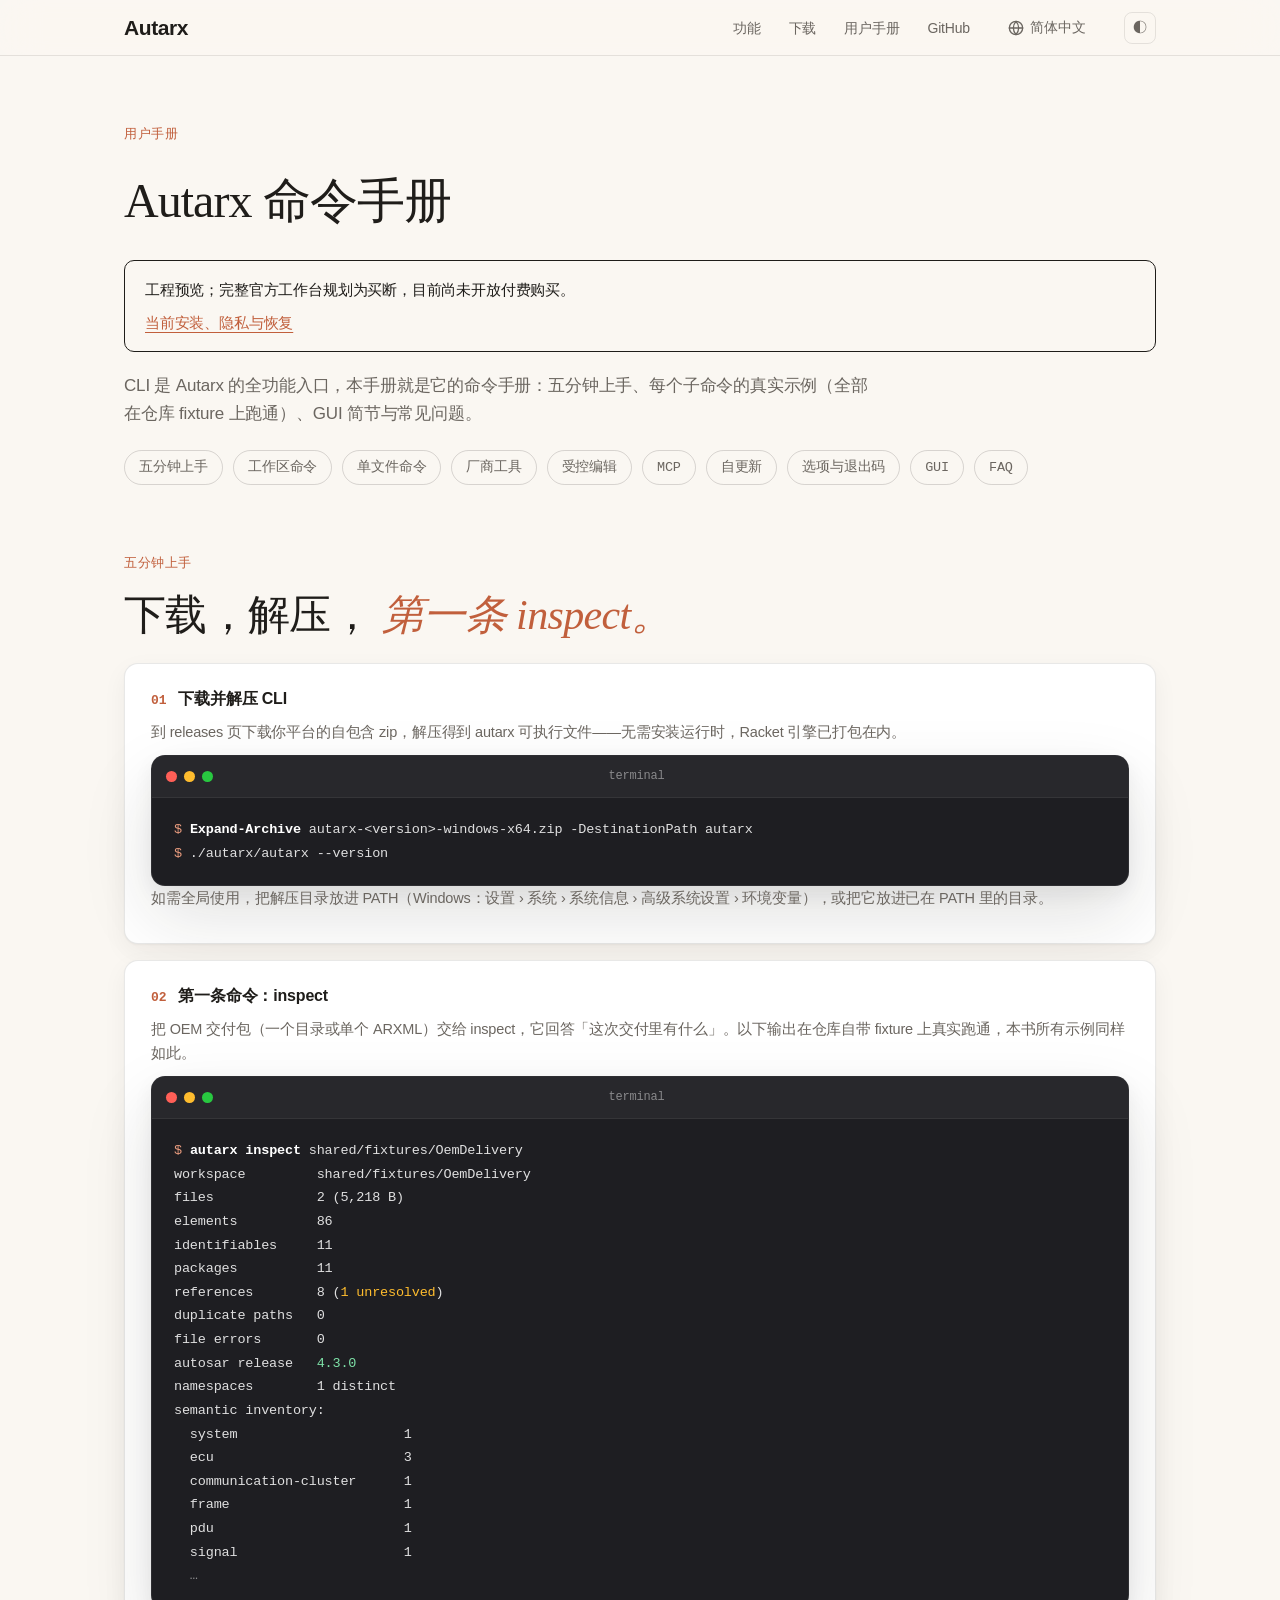
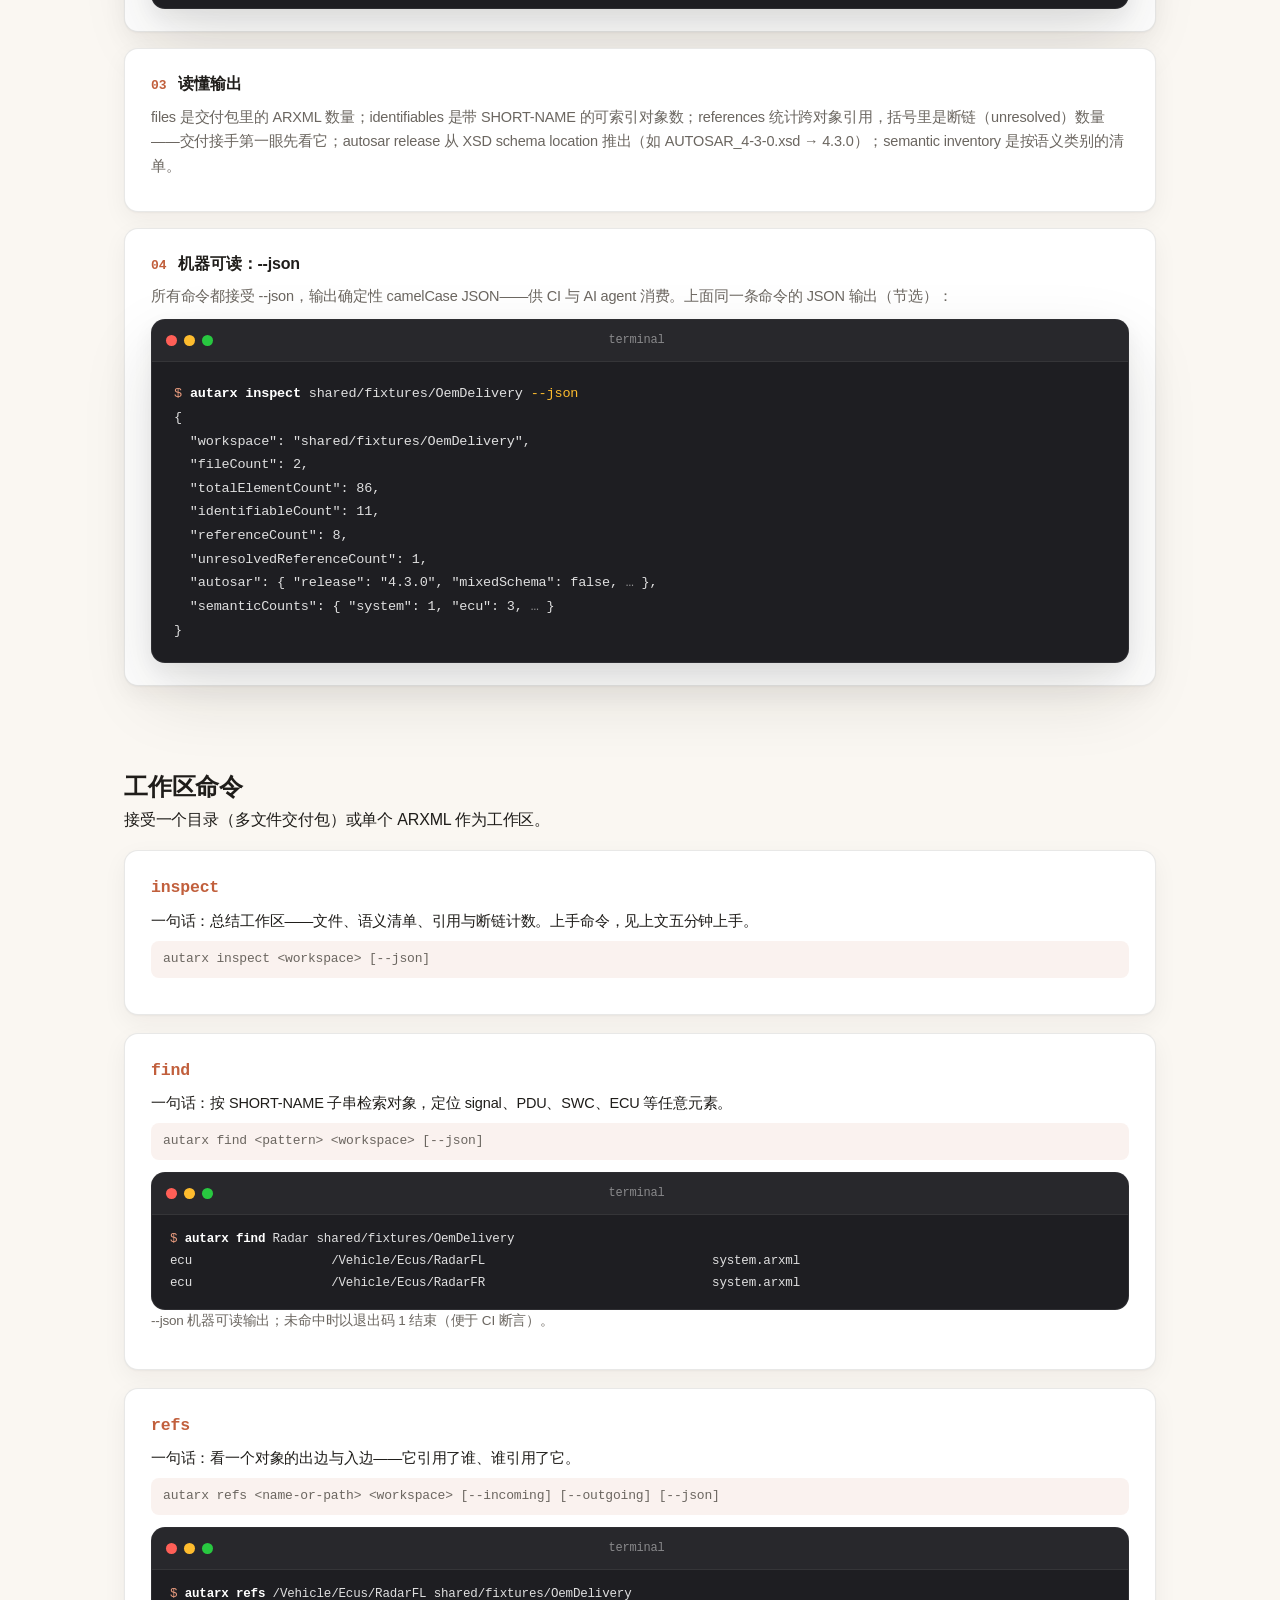
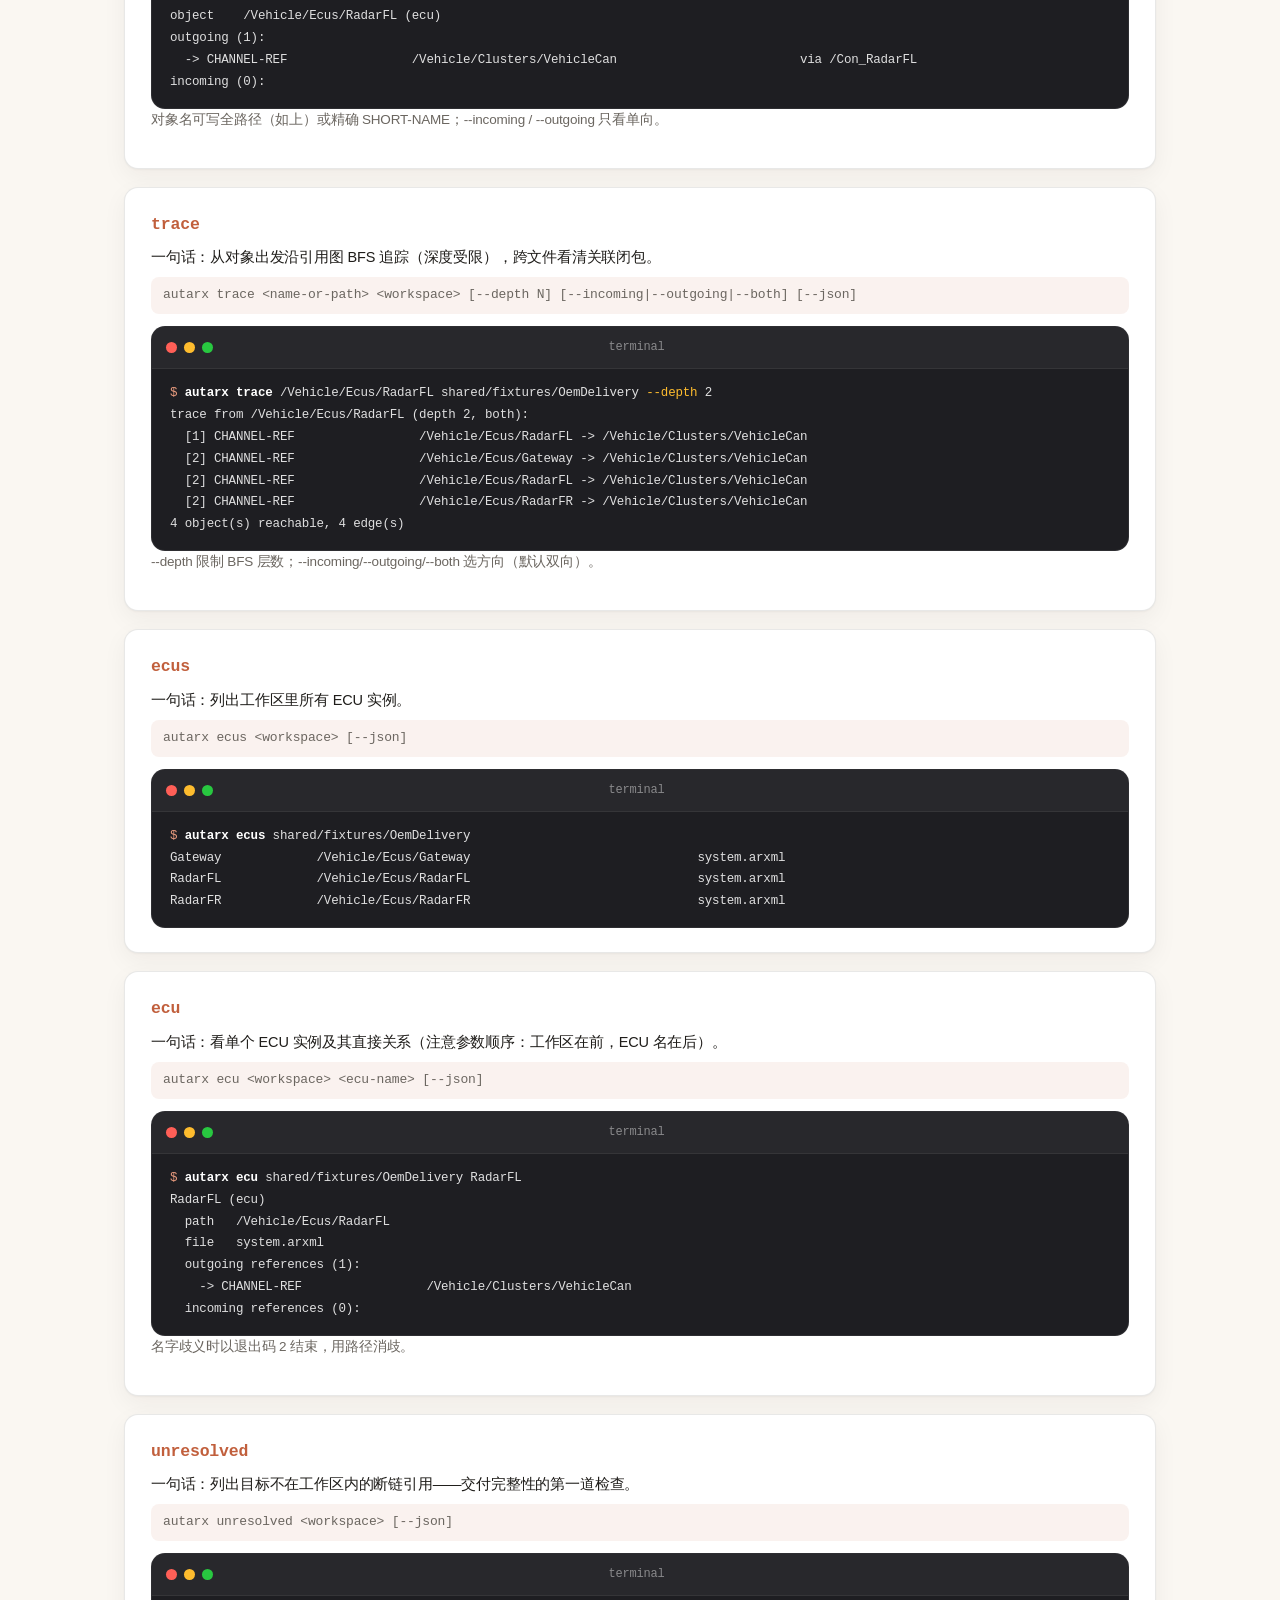
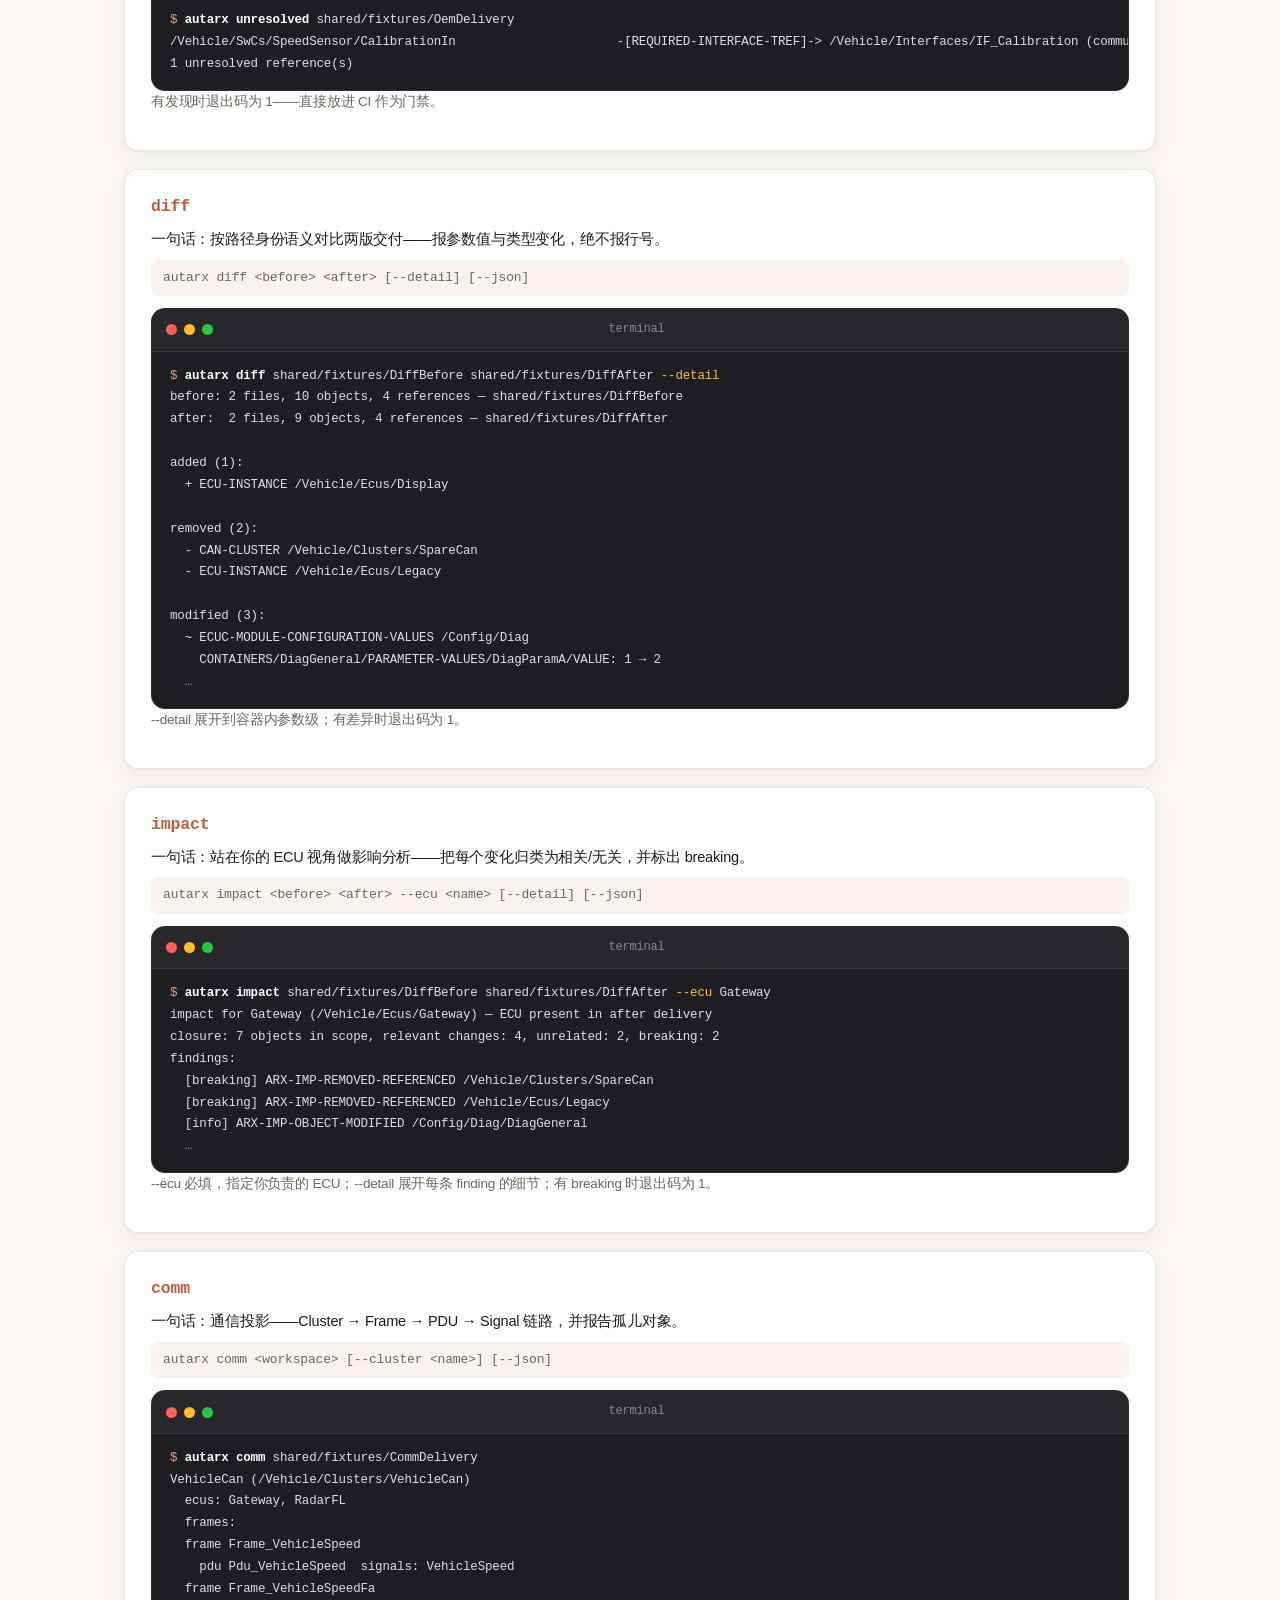
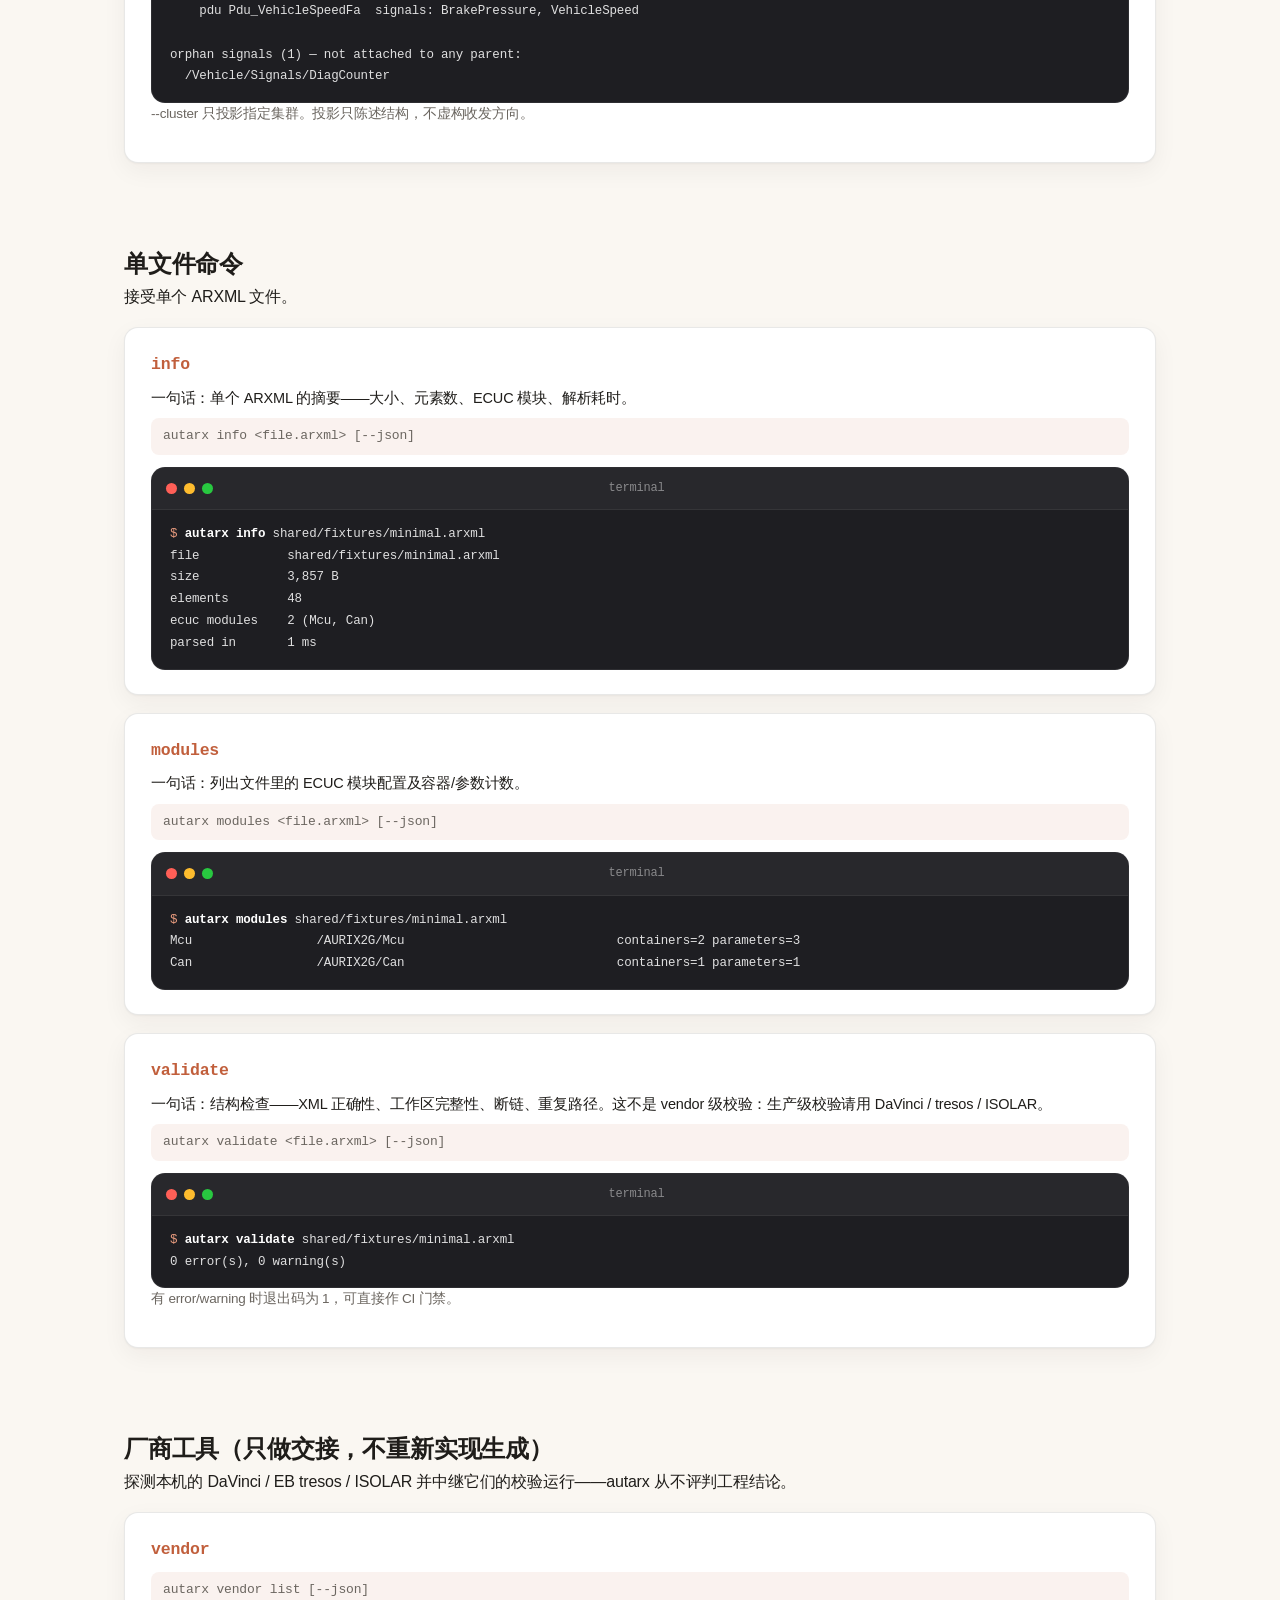
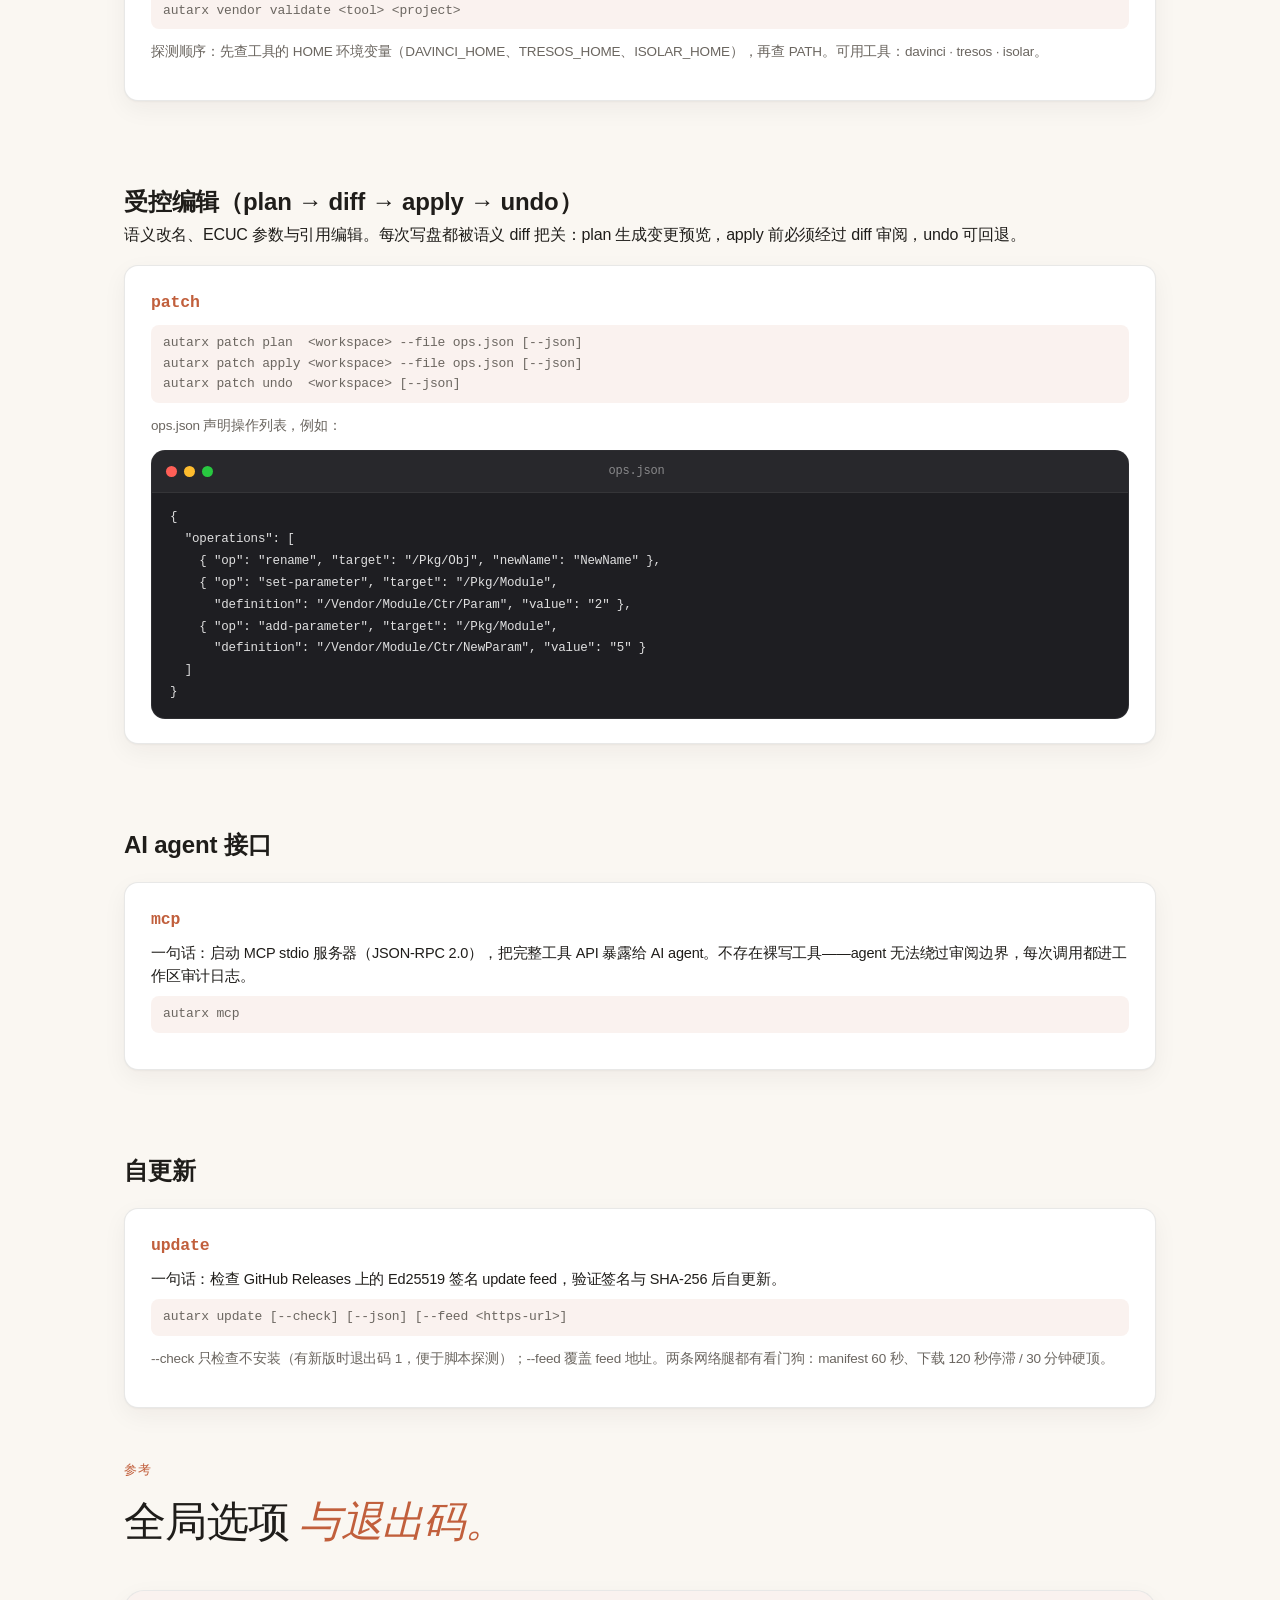
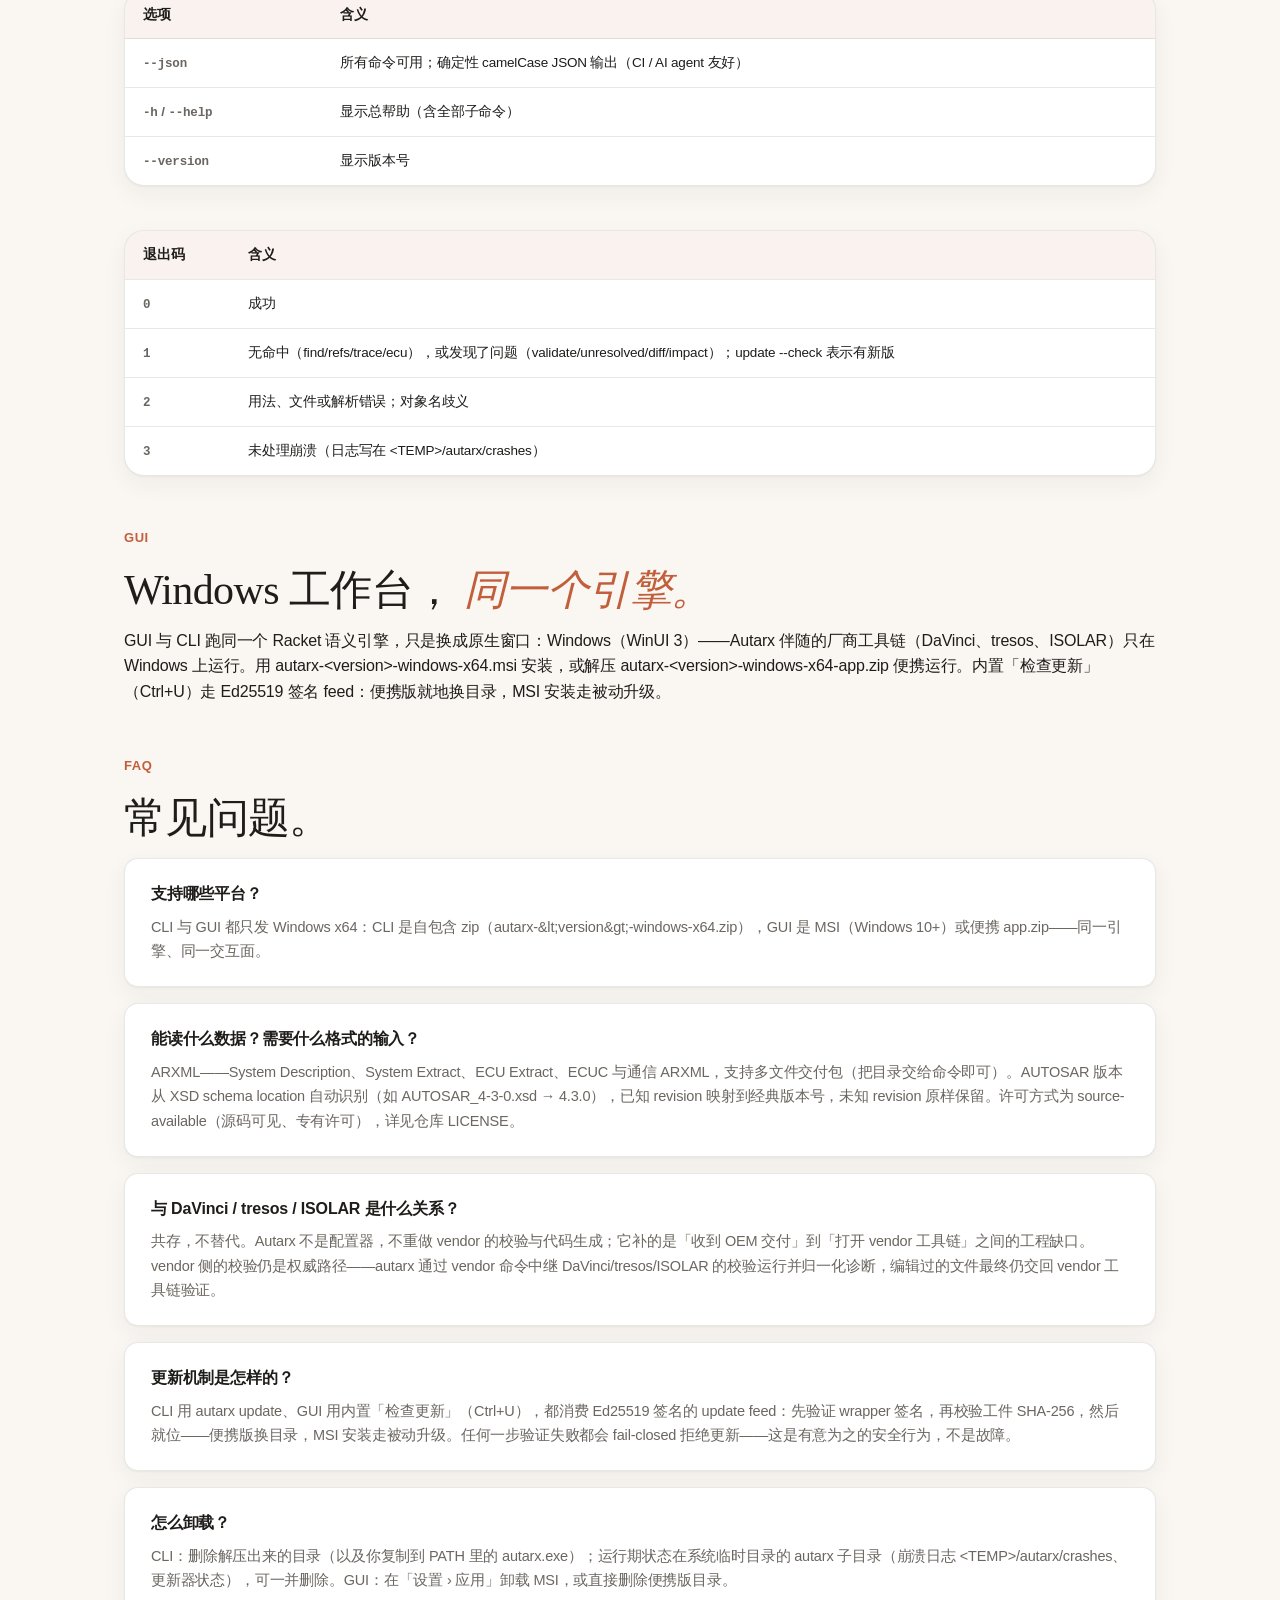
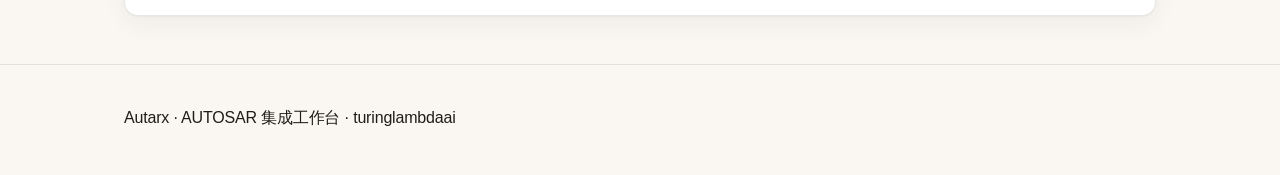
<file: site/guide.html>
<!DOCTYPE html>
<html lang="zh-CN" data-theme="light">
<head>
  <meta charset="UTF-8">
  <meta name="viewport" content="width=device-width, initial-scale=1.0">
  <title>Autarx 用户手册 — CLI 命令手册</title>
  <meta name="description" content="Autarx 用户手册：五分钟上手、每个 CLI 子命令的真实示例与 flag、GUI 简节与常见问题（平台、数据源、与 DaVinci/tresos 共存、更新机制、卸载）。">
  <script>
    (function () {
      var t;
      try { t = localStorage.getItem('autarx-theme'); } catch (e) {}
      if (t !== 'dark' && t !== 'light') t = matchMedia('(prefers-color-scheme: dark)').matches ? 'dark' : 'light';
      document.documentElement.dataset.theme = t;
    })();
  </script>
  <link rel="stylesheet" href="styles.css">
  <style>
    .doc-hero { padding: 64px 0 24px; text-align: left; }
    .doc-hero h1 { font-family: var(--font-serif); font-size: clamp(32px, 5vw, 48px); font-weight: 500; letter-spacing: -0.02em; margin-bottom: 14px; }
    .doc-hero .lead { font-size: 17px; color: var(--text-2); max-width: 760px; line-height: 1.65; }
    .toc-chips { display: flex; gap: 10px; flex-wrap: wrap; margin-top: 22px; }
    .toc-chips a { font-size: 13.5px; font-family: var(--font-mono); border: 1px solid var(--border-strong); border-radius: 999px; padding: 6px 14px; color: var(--text-2); transition: all 0.2s var(--ease); }
    .toc-chips a:hover { color: var(--accent); border-color: var(--accent); }
    .doc section { padding: 40px 0 8px; }
    .cmd-group { margin-top: 34px; }
    .cmd-group > h2 { font-size: 24px; font-weight: 600; letter-spacing: -0.01em; margin-bottom: 6px; }
    .cmd-group > p.desc { color: var(--text-2); font-size: 15px; margin-bottom: 10px; }
    .cmd-block { background: var(--bg-card); border: 1px solid var(--border); border-radius: var(--radius-m); box-shadow: var(--shadow-card); padding: 24px 26px; margin-top: 18px; }
    .cmd-block h3 { font-family: var(--font-mono); font-size: 16.5px; font-weight: 600; color: var(--accent); margin-bottom: 8px; }
    .cmd-block .one-line { font-size: 14.5px; color: var(--text); margin-bottom: 8px; }
    .cmd-block .syntax { font-family: var(--font-mono); font-size: 13px; color: var(--text-2); background: var(--accent-tint); border-radius: 8px; padding: 8px 12px; margin-bottom: 12px; overflow-x: auto; white-space: pre; }
    .cmd-block .flags { font-size: 13.5px; color: var(--text-2); margin-bottom: 12px; line-height: 1.7; }
    .cmd-block .flags code { font-family: var(--font-mono); font-size: 12.5px; background: var(--accent-soft); border-radius: 5px; padding: 1px 6px; color: var(--text); }
    .cmd-block .code-window { margin-top: 4px; box-shadow: none; }
    .cmd-block .code-body { font-size: 12.5px; padding: 14px 18px; }
    .doc table.compare { font-size: 13.5px; }
    .doc table.compare code { font-family: var(--font-mono); font-size: 12.5px; }
    .faq-item { background: var(--bg-card); border: 1px solid var(--border); border-radius: var(--radius-m); padding: 22px 26px; margin-top: 16px; box-shadow: var(--shadow-card); }
    .faq-item h3 { font-size: 16px; font-weight: 600; margin-bottom: 8px; }
    .faq-item p, .faq-item li { font-size: 14.5px; color: var(--text-2); line-height: 1.7; }
    .faq-item code { font-family: var(--font-mono); font-size: 13px; background: var(--accent-soft); border-radius: 5px; padding: 1px 6px; color: var(--text); }
    .step-list { counter-reset: step; margin-top: 24px; }
    .step { background: var(--bg-card); border: 1px solid var(--border); border-radius: var(--radius-m); box-shadow: var(--shadow-card); padding: 22px 26px; margin-top: 16px; }
    .step .step-title { display: flex; align-items: baseline; gap: 12px; margin-bottom: 8px; }
    .step .step-no { font-family: var(--font-mono); font-size: 13px; font-weight: 700; color: var(--accent); }
    .step h3 { font-size: 16px; font-weight: 600; }
    .step p { font-size: 14.5px; color: var(--text-2); line-height: 1.7; margin-bottom: 10px; }
    .step code { font-family: var(--font-mono); font-size: 13px; background: var(--accent-soft); border-radius: 5px; padding: 1px 6px; color: var(--text); }
  </style>
<script>
var _hmt = _hmt || [];
(function() {
  var hm = document.createElement("script");
  hm.src = "https://hm.baidu.com/hm.js?8e2445912635226bcba0c400bfb6079d";
  var s = document.getElementsByTagName("script")[0];
  s.parentNode.insertBefore(hm, s);
})();
</script>
<style>.lang-menu li.lang-choice{padding:0}.lang-menu .lang-choice button{display:block;width:100%;padding:8px 12px;border:0;background:transparent;color:inherit;font:inherit;text-align:left;cursor:pointer}.lang-menu .lang-choice button:focus-visible{outline:2px solid currentColor;outline-offset:-2px;border-radius:4px}</style>
<style>.guide-status{margin:20px 0;padding:16px 20px;border:1px solid currentColor;border-radius:10px;font-size:.95rem;line-height:1.65}.guide-status p{margin:0 0 8px}.guide-status a{text-decoration:underline;text-underline-offset:4px}html:lang(en) .reader-zh,html:lang(zh) .reader-en{display:none!important}</style>
</head>
<body class="doc">
  <nav class="nav-container">
    <div class="nav-wrapper">
      <div class="nav-brand"><a href="index.html" style="color:inherit">Autarx</a></div>
      <ul class="nav-menu">
        <li><a href="index.html#features" data-i18n="nav.features">功能</a></li>
        <li><a href="index.html#download" data-i18n="nav.download">下载</a></li>
        <li><a href="guide.html" data-i18n="nav.guide">用户手册</a></li>
        <li><a href="https://github.com/turlamai/autarx">GitHub</a></li>
        <li class="lang-dropdown-wrapper">
          <button class="lang-btn" type="button" aria-label="Switch language">
            <svg width="16" height="16" viewBox="0 0 24 24" fill="none" stroke="currentColor" stroke-width="2" stroke-linecap="round" stroke-linejoin="round"><circle cx="12" cy="12" r="10"></circle><line x1="2" y1="12" x2="22" y2="12"></line><path d="M12 2a15.3 15.3 0 0 1 4 10 15.3 15.3 0 0 1-4 10 15.3 15.3 0 0 1-4-10 15.3 15.3 0 0 1 4-10z"></path></svg>
            <span id="current-lang-label">简体中文</span>
          </button>
          <ul class="lang-menu">
            <li class="lang-choice"><button type="button" onclick="setLanguage('zh')">简体中文</button></li>
            <li class="lang-choice"><button type="button" onclick="setLanguage('en')">English</button></li>
          </ul>
        </li>
        <li><button class="theme-btn" id="theme-btn" type="button" aria-label="Toggle theme">◐</button></li>
      </ul>
    </div>
  </nav>

  <header class="doc-hero">
    <div class="container">
      <span class="eyebrow" data-i18n="g.eyebrow">用户手册</span>
      <h1 data-i18n="g.h1">Autarx 命令手册</h1>
<aside class="guide-status"><p class="reader-en " lang="en">Engineering preview; the complete official workbench is planned as a purchase. No paid checkout is open.</p><p class="reader-zh " lang="zh">工程预览；完整官方工作台规划为买断，目前尚未开放付费购买。</p><a class="reader-en" lang="en" href="https://github.com/turlamai/autarx/blob/main/docs/USER-GUIDE.md">Current installation, privacy and recovery</a><a class="reader-zh" lang="zh" href="https://github.com/turlamai/autarx/blob/main/docs/USER-GUIDE.zh-CN.md">当前安装、隐私与恢复</a></aside>
      <p class="lead" data-i18n="g.lead">CLI 是 Autarx 的全功能入口，本手册就是它的命令手册：五分钟上手、每个子命令的真实示例（全部在仓库 fixture 上跑通）、GUI 简节与常见问题。</p>
      <div class="toc-chips">
        <a href="#start" data-i18n="g.toc-start">五分钟上手</a>
        <a href="#workspace" data-i18n="g.toc-ws">工作区命令</a>
        <a href="#single-file" data-i18n="g.toc-sf">单文件命令</a>
        <a href="#vendor" data-i18n="g.toc-vendor">厂商工具</a>
        <a href="#patch" data-i18n="g.toc-patch">受控编辑</a>
        <a href="#mcp" data-i18n="g.toc-mcp">MCP</a>
        <a href="#update" data-i18n="g.toc-update">自更新</a>
        <a href="#exitcodes" data-i18n="g.toc-exit">选项与退出码</a>
        <a href="#gui" data-i18n="g.toc-gui">GUI</a>
        <a href="#faq" data-i18n="g.toc-faq">FAQ</a>
      </div>
    </div>
  </header>

  <section id="start">
    <div class="container">
      <span class="eyebrow" data-i18n="s1.eyebrow">五分钟上手</span>
      <h2 class="section-title"><span data-i18n="s1.t1">下载，解压，</span> <span class="accent" data-i18n="s1.t2">第一条 inspect。</span></h2>

      <div class="step-list">
        <div class="step">
          <div class="step-title"><span class="step-no">01</span><h3 data-i18n="s1.st1">下载并解压 CLI</h3></div>
          <p data-i18n="s1.st1-p">到 releases 页下载你平台的自包含 zip，解压得到 autarx 可执行文件——无需安装运行时，Racket 引擎已打包在内。</p>
          <div class="code-window"><div class="window-header"><div class="window-controls"><span class="traffic-light close"></span><span class="traffic-light minimize"></span><span class="traffic-light maximize"></span></div><div class="window-title">terminal</div></div><div class="code-body"><span class="prompt">$</span> <span class="cmd">Expand-Archive</span> autarx-&lt;version&gt;-windows-x64.zip -DestinationPath autarx
<span class="prompt">$</span> ./autarx/autarx --version</div></div>
          <p data-i18n="s1.st1-note">如需全局使用，把解压目录放进 PATH（Windows：设置 › 系统 › 系统信息 › 高级系统设置 › 环境变量），或把它放进已在 PATH 里的目录。</p>
        </div>

        <div class="step">
          <div class="step-title"><span class="step-no">02</span><h3 data-i18n="s1.st2">第一条命令：inspect</h3></div>
          <p data-i18n="s1.st2-p">把 OEM 交付包（一个目录或单个 ARXML）交给 inspect，它回答「这次交付里有什么」。以下输出在仓库自带 fixture 上真实跑通，本书所有示例同样如此。</p>
          <div class="code-window"><div class="window-header"><div class="window-controls"><span class="traffic-light close"></span><span class="traffic-light minimize"></span><span class="traffic-light maximize"></span></div><div class="window-title">terminal</div></div><div class="code-body"><span class="prompt">$</span> <span class="cmd">autarx inspect</span> shared/fixtures/OemDelivery
workspace         shared/fixtures/OemDelivery
files             2 (5,218 B)
elements          86
identifiables     11
packages          11
references        8 (<span class="flag">1 unresolved</span>)
duplicate paths   0
file errors       0
autosar release   <span class="str">4.3.0</span>
namespaces        1 distinct
semantic inventory:
  system                     1
  ecu                        3
  communication-cluster      1
  frame                      1
  pdu                        1
  signal                     1
  <span class="dim">…</span></div></div>
        </div>

        <div class="step">
          <div class="step-title"><span class="step-no">03</span><h3 data-i18n="s1.st3">读懂输出</h3></div>
          <p data-i18n="s1.st3-p">files 是交付包里的 ARXML 数量；identifiables 是带 SHORT-NAME 的可索引对象数；references 统计跨对象引用，括号里是断链（unresolved）数量——交付接手第一眼先看它；autosar release 从 XSD schema location 推出（如 AUTOSAR_4-3-0.xsd → 4.3.0）；semantic inventory 是按语义类别的清单。</p>
        </div>

        <div class="step">
          <div class="step-title"><span class="step-no">04</span><h3 data-i18n="s1.st4">机器可读：--json</h3></div>
          <p data-i18n="s1.st4-p">所有命令都接受 --json，输出确定性 camelCase JSON——供 CI 与 AI agent 消费。上面同一条命令的 JSON 输出（节选）：</p>
          <div class="code-window"><div class="window-header"><div class="window-controls"><span class="traffic-light close"></span><span class="traffic-light minimize"></span><span class="traffic-light maximize"></span></div><div class="window-title">terminal</div></div><div class="code-body"><span class="prompt">$</span> <span class="cmd">autarx inspect</span> shared/fixtures/OemDelivery <span class="flag">--json</span>
{
  "workspace": "shared/fixtures/OemDelivery",
  "fileCount": 2,
  "totalElementCount": 86,
  "identifiableCount": 11,
  "referenceCount": 8,
  "unresolvedReferenceCount": 1,
  "autosar": { "release": "4.3.0", "mixedSchema": false, <span class="dim">…</span> },
  "semanticCounts": { "system": 1, "ecu": 3, <span class="dim">…</span> }
}</div></div>
        </div>
      </div>
    </div>
  </section>

  <section id="workspace" class="cmd-group">
    <div class="container">
      <h2 data-i18n="cw.h">工作区命令</h2>
      <p class="desc" data-i18n="cw.desc">接受一个目录（多文件交付包）或单个 ARXML 作为工作区。</p>

      <div class="cmd-block">
        <h3>inspect</h3>
        <p class="one-line" data-i18n="c.inspect">一句话：总结工作区——文件、语义清单、引用与断链计数。上手命令，见上文五分钟上手。</p>
        <div class="syntax">autarx inspect &lt;workspace&gt; [--json]</div>
      </div>

      <div class="cmd-block">
        <h3>find</h3>
        <p class="one-line" data-i18n="c.find">一句话：按 SHORT-NAME 子串检索对象，定位 signal、PDU、SWC、ECU 等任意元素。</p>
        <div class="syntax">autarx find &lt;pattern&gt; &lt;workspace&gt; [--json]</div>
        <div class="code-window"><div class="window-header"><div class="window-controls"><span class="traffic-light close"></span><span class="traffic-light minimize"></span><span class="traffic-light maximize"></span></div><div class="window-title">terminal</div></div><div class="code-body"><span class="prompt">$</span> <span class="cmd">autarx find</span> Radar shared/fixtures/OemDelivery
ecu                   /Vehicle/Ecus/RadarFL                               system.arxml
ecu                   /Vehicle/Ecus/RadarFR                               system.arxml</div></div>
        <p class="flags" data-i18n="c.find-flags"><code>--json</code> 机器可读输出；未命中时以退出码 1 结束（便于 CI 断言）。</p>
      </div>

      <div class="cmd-block">
        <h3>refs</h3>
        <p class="one-line" data-i18n="c.refs">一句话：看一个对象的出边与入边——它引用了谁、谁引用了它。</p>
        <div class="syntax">autarx refs &lt;name-or-path&gt; &lt;workspace&gt; [--incoming] [--outgoing] [--json]</div>
        <div class="code-window"><div class="window-header"><div class="window-controls"><span class="traffic-light close"></span><span class="traffic-light minimize"></span><span class="traffic-light maximize"></span></div><div class="window-title">terminal</div></div><div class="code-body"><span class="prompt">$</span> <span class="cmd">autarx refs</span> /Vehicle/Ecus/RadarFL shared/fixtures/OemDelivery
object    /Vehicle/Ecus/RadarFL (ecu)
outgoing (1):
  -&gt; CHANNEL-REF                 /Vehicle/Clusters/VehicleCan                         via /Con_RadarFL
incoming (0):</div></div>
        <p class="flags" data-i18n="c.refs-flags">对象名可写全路径（如上）或精确 SHORT-NAME；<code>--incoming</code> / <code>--outgoing</code> 只看单向。</p>
      </div>

      <div class="cmd-block">
        <h3>trace</h3>
        <p class="one-line" data-i18n="c.trace">一句话：从对象出发沿引用图 BFS 追踪（深度受限），跨文件看清关联闭包。</p>
        <div class="syntax">autarx trace &lt;name-or-path&gt; &lt;workspace&gt; [--depth N] [--incoming|--outgoing|--both] [--json]</div>
        <div class="code-window"><div class="window-header"><div class="window-controls"><span class="traffic-light close"></span><span class="traffic-light minimize"></span><span class="traffic-light maximize"></span></div><div class="window-title">terminal</div></div><div class="code-body"><span class="prompt">$</span> <span class="cmd">autarx trace</span> /Vehicle/Ecus/RadarFL shared/fixtures/OemDelivery <span class="flag">--depth</span> 2
trace from /Vehicle/Ecus/RadarFL (depth 2, both):
  [1] CHANNEL-REF                 /Vehicle/Ecus/RadarFL -&gt; /Vehicle/Clusters/VehicleCan
  [2] CHANNEL-REF                 /Vehicle/Ecus/Gateway -&gt; /Vehicle/Clusters/VehicleCan
  [2] CHANNEL-REF                 /Vehicle/Ecus/RadarFL -&gt; /Vehicle/Clusters/VehicleCan
  [2] CHANNEL-REF                 /Vehicle/Ecus/RadarFR -&gt; /Vehicle/Clusters/VehicleCan
4 object(s) reachable, 4 edge(s)</div></div>
        <p class="flags" data-i18n="c.trace-flags"><code>--depth</code> 限制 BFS 层数；<code>--incoming</code>/<code>--outgoing</code>/<code>--both</code> 选方向（默认双向）。</p>
      </div>

      <div class="cmd-block">
        <h3>ecus</h3>
        <p class="one-line" data-i18n="c.ecus">一句话：列出工作区里所有 ECU 实例。</p>
        <div class="syntax">autarx ecus &lt;workspace&gt; [--json]</div>
        <div class="code-window"><div class="window-header"><div class="window-controls"><span class="traffic-light close"></span><span class="traffic-light minimize"></span><span class="traffic-light maximize"></span></div><div class="window-title">terminal</div></div><div class="code-body"><span class="prompt">$</span> <span class="cmd">autarx ecus</span> shared/fixtures/OemDelivery
Gateway             /Vehicle/Ecus/Gateway                               system.arxml
RadarFL             /Vehicle/Ecus/RadarFL                               system.arxml
RadarFR             /Vehicle/Ecus/RadarFR                               system.arxml</div></div>
      </div>

      <div class="cmd-block">
        <h3>ecu</h3>
        <p class="one-line" data-i18n="c.ecu">一句话：看单个 ECU 实例及其直接关系（注意参数顺序：工作区在前，ECU 名在后）。</p>
        <div class="syntax">autarx ecu &lt;workspace&gt; &lt;ecu-name&gt; [--json]</div>
        <div class="code-window"><div class="window-header"><div class="window-controls"><span class="traffic-light close"></span><span class="traffic-light minimize"></span><span class="traffic-light maximize"></span></div><div class="window-title">terminal</div></div><div class="code-body"><span class="prompt">$</span> <span class="cmd">autarx ecu</span> shared/fixtures/OemDelivery RadarFL
RadarFL (ecu)
  path   /Vehicle/Ecus/RadarFL
  file   system.arxml
  outgoing references (1):
    -&gt; CHANNEL-REF                 /Vehicle/Clusters/VehicleCan
  incoming references (0):</div></div>
        <p class="flags" data-i18n="c.ecu-flags">名字歧义时以退出码 2 结束，用路径消歧。</p>
      </div>

      <div class="cmd-block">
        <h3>unresolved</h3>
        <p class="one-line" data-i18n="c.unresolved">一句话：列出目标不在工作区内的断链引用——交付完整性的第一道检查。</p>
        <div class="syntax">autarx unresolved &lt;workspace&gt; [--json]</div>
        <div class="code-window"><div class="window-header"><div class="window-controls"><span class="traffic-light close"></span><span class="traffic-light minimize"></span><span class="traffic-light maximize"></span></div><div class="window-title">terminal</div></div><div class="code-body"><span class="prompt">$</span> <span class="cmd">autarx unresolved</span> shared/fixtures/OemDelivery
/Vehicle/SwCs/SpeedSensor/CalibrationIn                      -[REQUIRED-INTERFACE-TREF]-&gt; /Vehicle/Interfaces/IF_Calibration (communication.arxml)
1 unresolved reference(s)</div></div>
        <p class="flags" data-i18n="c.unresolved-flags">有发现时退出码为 1——直接放进 CI 作为门禁。</p>
      </div>

      <div class="cmd-block">
        <h3>diff</h3>
        <p class="one-line" data-i18n="c.diff">一句话：按路径身份语义对比两版交付——报参数值与类型变化，绝不报行号。</p>
        <div class="syntax">autarx diff &lt;before&gt; &lt;after&gt; [--detail] [--json]</div>
        <div class="code-window"><div class="window-header"><div class="window-controls"><span class="traffic-light close"></span><span class="traffic-light minimize"></span><span class="traffic-light maximize"></span></div><div class="window-title">terminal</div></div><div class="code-body"><span class="prompt">$</span> <span class="cmd">autarx diff</span> shared/fixtures/DiffBefore shared/fixtures/DiffAfter <span class="flag">--detail</span>
before: 2 files, 10 objects, 4 references — shared/fixtures/DiffBefore
after:  2 files, 9 objects, 4 references — shared/fixtures/DiffAfter

added (1):
  + ECU-INSTANCE /Vehicle/Ecus/Display

removed (2):
  - CAN-CLUSTER /Vehicle/Clusters/SpareCan
  - ECU-INSTANCE /Vehicle/Ecus/Legacy

modified (3):
  ~ ECUC-MODULE-CONFIGURATION-VALUES /Config/Diag
    CONTAINERS/DiagGeneral/PARAMETER-VALUES/DiagParamA/VALUE: 1 → 2
  <span class="dim">…</span></div></div>
        <p class="flags" data-i18n="c.diff-flags"><code>--detail</code> 展开到容器内参数级；有差异时退出码为 1。</p>
      </div>

      <div class="cmd-block">
        <h3>impact</h3>
        <p class="one-line" data-i18n="c.impact">一句话：站在你的 ECU 视角做影响分析——把每个变化归类为相关/无关，并标出 breaking。</p>
        <div class="syntax">autarx impact &lt;before&gt; &lt;after&gt; --ecu &lt;name&gt; [--detail] [--json]</div>
        <div class="code-window"><div class="window-header"><div class="window-controls"><span class="traffic-light close"></span><span class="traffic-light minimize"></span><span class="traffic-light maximize"></span></div><div class="window-title">terminal</div></div><div class="code-body"><span class="prompt">$</span> <span class="cmd">autarx impact</span> shared/fixtures/DiffBefore shared/fixtures/DiffAfter <span class="flag">--ecu</span> Gateway
impact for Gateway (/Vehicle/Ecus/Gateway) — ECU present in after delivery
closure: 7 objects in scope, relevant changes: 4, unrelated: 2, breaking: 2
findings:
  [breaking] ARX-IMP-REMOVED-REFERENCED /Vehicle/Clusters/SpareCan
  [breaking] ARX-IMP-REMOVED-REFERENCED /Vehicle/Ecus/Legacy
  [info] ARX-IMP-OBJECT-MODIFIED /Config/Diag/DiagGeneral
  <span class="dim">…</span></div></div>
        <p class="flags" data-i18n="c.impact-flags"><code>--ecu</code> 必填，指定你负责的 ECU；<code>--detail</code> 展开每条 finding 的细节；有 breaking 时退出码为 1。</p>
      </div>

      <div class="cmd-block">
        <h3>comm</h3>
        <p class="one-line" data-i18n="c.comm">一句话：通信投影——Cluster → Frame → PDU → Signal 链路，并报告孤儿对象。</p>
        <div class="syntax">autarx comm &lt;workspace&gt; [--cluster &lt;name&gt;] [--json]</div>
        <div class="code-window"><div class="window-header"><div class="window-controls"><span class="traffic-light close"></span><span class="traffic-light minimize"></span><span class="traffic-light maximize"></span></div><div class="window-title">terminal</div></div><div class="code-body"><span class="prompt">$</span> <span class="cmd">autarx comm</span> shared/fixtures/CommDelivery
VehicleCan (/Vehicle/Clusters/VehicleCan)
  ecus: Gateway, RadarFL
  frames:
  frame Frame_VehicleSpeed
    pdu Pdu_VehicleSpeed  signals: VehicleSpeed
  frame Frame_VehicleSpeedFa
    pdu Pdu_VehicleSpeedFa  signals: BrakePressure, VehicleSpeed

orphan signals (1) — not attached to any parent:
  /Vehicle/Signals/DiagCounter</div></div>
        <p class="flags" data-i18n="c.comm-flags"><code>--cluster</code> 只投影指定集群。投影只陈述结构，不虚构收发方向。</p>
      </div>
    </div>
  </section>

  <section id="single-file" class="cmd-group">
    <div class="container">
      <h2 data-i18n="cs.h">单文件命令</h2>
      <p class="desc" data-i18n="cs.desc">接受单个 ARXML 文件。</p>

      <div class="cmd-block">
        <h3>info</h3>
        <p class="one-line" data-i18n="c.info">一句话：单个 ARXML 的摘要——大小、元素数、ECUC 模块、解析耗时。</p>
        <div class="syntax">autarx info &lt;file.arxml&gt; [--json]</div>
        <div class="code-window"><div class="window-header"><div class="window-controls"><span class="traffic-light close"></span><span class="traffic-light minimize"></span><span class="traffic-light maximize"></span></div><div class="window-title">terminal</div></div><div class="code-body"><span class="prompt">$</span> <span class="cmd">autarx info</span> shared/fixtures/minimal.arxml
file            shared/fixtures/minimal.arxml
size            3,857 B
elements        48
ecuc modules    2 (Mcu, Can)
parsed in       1 ms</div></div>
      </div>

      <div class="cmd-block">
        <h3>modules</h3>
        <p class="one-line" data-i18n="c.modules">一句话：列出文件里的 ECUC 模块配置及容器/参数计数。</p>
        <div class="syntax">autarx modules &lt;file.arxml&gt; [--json]</div>
        <div class="code-window"><div class="window-header"><div class="window-controls"><span class="traffic-light close"></span><span class="traffic-light minimize"></span><span class="traffic-light maximize"></span></div><div class="window-title">terminal</div></div><div class="code-body"><span class="prompt">$</span> <span class="cmd">autarx modules</span> shared/fixtures/minimal.arxml
Mcu                 /AURIX2G/Mcu                             containers=2 parameters=3
Can                 /AURIX2G/Can                             containers=1 parameters=1</div></div>
      </div>

      <div class="cmd-block">
        <h3>validate</h3>
        <p class="one-line" data-i18n="c.validate">一句话：结构检查——XML 正确性、工作区完整性、断链、重复路径。这不是 vendor 级校验：生产级校验请用 DaVinci / tresos / ISOLAR。</p>
        <div class="syntax">autarx validate &lt;file.arxml&gt; [--json]</div>
        <div class="code-window"><div class="window-header"><div class="window-controls"><span class="traffic-light close"></span><span class="traffic-light minimize"></span><span class="traffic-light maximize"></span></div><div class="window-title">terminal</div></div><div class="code-body"><span class="prompt">$</span> <span class="cmd">autarx validate</span> shared/fixtures/minimal.arxml
0 error(s), 0 warning(s)</div></div>
        <p class="flags" data-i18n="c.validate-flags">有 error/warning 时退出码为 1，可直接作 CI 门禁。</p>
      </div>
    </div>
  </section>

  <section id="vendor" class="cmd-group">
    <div class="container">
      <h2 data-i18n="cv.h">厂商工具（只做交接，不重新实现生成）</h2>
      <p class="desc" data-i18n="cv.desc">探测本机的 DaVinci / EB tresos / ISOLAR 并中继它们的校验运行——autarx 从不评判工程结论。</p>

      <div class="cmd-block">
        <h3>vendor</h3>
        <div class="syntax">autarx vendor list [--json]
autarx vendor validate &lt;tool&gt; &lt;project&gt;</div>
        <p class="flags" data-i18n="c.vendor-flags">探测顺序：先查工具的 HOME 环境变量（<code>DAVINCI_HOME</code>、<code>TRESOS_HOME</code>、<code>ISOLAR_HOME</code>），再查 PATH。可用工具：<code>davinci</code> · <code>tresos</code> · <code>isolar</code>。</p>
      </div>
    </div>
  </section>

  <section id="patch" class="cmd-group">
    <div class="container">
      <h2 data-i18n="cp.h">受控编辑（plan → diff → apply → undo）</h2>
      <p class="desc" data-i18n="cp.desc">语义改名、ECUC 参数与引用编辑。每次写盘都被语义 diff 把关：plan 生成变更预览，apply 前必须经过 diff 审阅，undo 可回退。</p>

      <div class="cmd-block">
        <h3>patch</h3>
        <div class="syntax">autarx patch plan  &lt;workspace&gt; --file ops.json [--json]
autarx patch apply &lt;workspace&gt; --file ops.json [--json]
autarx patch undo  &lt;workspace&gt; [--json]</div>
        <p class="flags" data-i18n="c.patch-flags">ops.json 声明操作列表，例如：</p>
        <div class="code-window"><div class="window-header"><div class="window-controls"><span class="traffic-light close"></span><span class="traffic-light minimize"></span><span class="traffic-light maximize"></span></div><div class="window-title">ops.json</div></div><div class="code-body">{
  "operations": [
    { "op": "rename", "target": "/Pkg/Obj", "newName": "NewName" },
    { "op": "set-parameter", "target": "/Pkg/Module",
      "definition": "/Vendor/Module/Ctr/Param", "value": "2" },
    { "op": "add-parameter", "target": "/Pkg/Module",
      "definition": "/Vendor/Module/Ctr/NewParam", "value": "5" }
  ]
}</div></div>
      </div>
    </div>
  </section>

  <section id="mcp" class="cmd-group">
    <div class="container">
      <h2 data-i18n="cm.h">AI agent 接口</h2>
      <div class="cmd-block">
        <h3>mcp</h3>
        <p class="one-line" data-i18n="c.mcp">一句话：启动 MCP stdio 服务器（JSON-RPC 2.0），把完整工具 API 暴露给 AI agent。不存在裸写工具——agent 无法绕过审阅边界，每次调用都进工作区审计日志。</p>
        <div class="syntax">autarx mcp</div>
      </div>
    </div>
  </section>

  <section id="update" class="cmd-group">
    <div class="container">
      <h2 data-i18n="cu.h">自更新</h2>
      <div class="cmd-block">
        <h3>update</h3>
        <p class="one-line" data-i18n="c.update">一句话：检查 GitHub Releases 上的 Ed25519 签名 update feed，验证签名与 SHA-256 后自更新。</p>
        <div class="syntax">autarx update [--check] [--json] [--feed &lt;https-url&gt;]</div>
        <p class="flags" data-i18n="c.update-flags"><code>--check</code> 只检查不安装（有新版时退出码 1，便于脚本探测）；<code>--feed</code> 覆盖 feed 地址。两条网络腿都有看门狗：manifest 60 秒、下载 120 秒停滞 / 30 分钟硬顶。</p>
      </div>
    </div>
  </section>

  <section id="exitcodes">
    <div class="container">
      <span class="eyebrow" data-i18n="ce.eyebrow">参考</span>
      <h2 class="section-title"><span data-i18n="ce.t1">全局选项</span> <span class="accent" data-i18n="ce.t2">与退出码。</span></h2>
      <div class="compare-table-wrap">
        <table class="compare">
          <tr><th data-i18n="ce.opt">选项</th><th data-i18n="ce.meaning">含义</th></tr>
          <tr><td><code>--json</code></td><td data-i18n="ce.opt-json">所有命令可用；确定性 camelCase JSON 输出（CI / AI agent 友好）</td></tr>
          <tr><td><code>-h</code> / <code>--help</code></td><td data-i18n="ce.opt-help">显示总帮助（含全部子命令）</td></tr>
          <tr><td><code>--version</code></td><td data-i18n="ce.opt-version">显示版本号</td></tr>
        </table>
      </div>
      <div class="compare-table-wrap">
        <table class="compare">
          <tr><th data-i18n="ce.code">退出码</th><th data-i18n="ce.meaning2">含义</th></tr>
          <tr><td><code>0</code></td><td data-i18n="ce.rc0">成功</td></tr>
          <tr><td><code>1</code></td><td data-i18n="ce.rc1">无命中（find/refs/trace/ecu），或发现了问题（validate/unresolved/diff/impact）；update --check 表示有新版</td></tr>
          <tr><td><code>2</code></td><td data-i18n="ce.rc2">用法、文件或解析错误；对象名歧义</td></tr>
          <tr><td><code>3</code></td><td data-i18n="ce.rc3">未处理崩溃（日志写在 &lt;TEMP&gt;/autarx/crashes）</td></tr>
        </table>
      </div>
    </div>
  </section>

  <section id="gui">
    <div class="container">
      <span class="eyebrow" data-i18n="cg.eyebrow">GUI</span>
      <h2 class="section-title"><span data-i18n="cg.t1">Windows 工作台，</span> <span class="accent" data-i18n="cg.t2">同一个引擎。</span></h2>
      <p class="lead" data-i18n="cg.lead">GUI 与 CLI 跑同一个 Racket 语义引擎，只是换成原生窗口：Windows（WinUI 3）——Autarx 伴随的厂商工具链（DaVinci、tresos、ISOLAR）只在 Windows 上运行。用 autarx-&lt;version&gt;-windows-x64.msi 安装，或解压 autarx-&lt;version&gt;-windows-x64-app.zip 便携运行。内置「检查更新」（Ctrl+U）走 Ed25519 签名 feed：便携版就地换目录，MSI 安装走被动升级。</p>
    </div>
  </section>

  <section id="faq">
    <div class="container">
      <span class="eyebrow" data-i18n="cf.eyebrow">FAQ</span>
      <h2 class="section-title"><span data-i18n="cf.t1">常见问题。</span></h2>

      <div class="faq-item">
        <h3 data-i18n="q1.q">支持哪些平台？</h3>
        <p data-i18n="q1.a">CLI 与 GUI 都只发 Windows x64：CLI 是自包含 zip（autarx-&lt;version&gt;-windows-x64.zip），GUI 是 MSI（Windows 10+）或便携 app.zip——同一引擎、同一交互面。</p>
      </div>

      <div class="faq-item">
        <h3 data-i18n="q2.q">能读什么数据？需要什么格式的输入？</h3>
        <p data-i18n="q2.a">ARXML——System Description、System Extract、ECU Extract、ECUC 与通信 ARXML，支持多文件交付包（把目录交给命令即可）。AUTOSAR 版本从 XSD schema location 自动识别（如 AUTOSAR_4-3-0.xsd → 4.3.0），已知 revision 映射到经典版本号，未知 revision 原样保留。许可方式为 source-available（源码可见、专有许可），详见仓库 LICENSE。</p>
      </div>

      <div class="faq-item">
        <h3 data-i18n="q3.q">与 DaVinci / tresos / ISOLAR 是什么关系？</h3>
        <p data-i18n="q3.a">共存，不替代。Autarx 不是配置器，不重做 vendor 的校验与代码生成；它补的是「收到 OEM 交付」到「打开 vendor 工具链」之间的工程缺口。vendor 侧的校验仍是权威路径——autarx 通过 vendor 命令中继 DaVinci/tresos/ISOLAR 的校验运行并归一化诊断，编辑过的文件最终仍交回 vendor 工具链验证。</p>
      </div>

      <div class="faq-item">
        <h3 data-i18n="q4.q">更新机制是怎样的？</h3>
        <p data-i18n="q4.a">CLI 用 autarx update、GUI 用内置「检查更新」（Ctrl+U），都消费 Ed25519 签名的 update feed：先验证 wrapper 签名，再校验工件 SHA-256，然后就位——便携版换目录，MSI 安装走被动升级。任何一步验证失败都会 fail-closed 拒绝更新——这是有意为之的安全行为，不是故障。</p>
      </div>

      <div class="faq-item">
        <h3 data-i18n="q5.q">怎么卸载？</h3>
        <p data-i18n="q5.a">CLI：删除解压出来的目录（以及你复制到 PATH 里的 autarx.exe）；运行期状态在系统临时目录的 autarx 子目录（崩溃日志 &lt;TEMP&gt;/autarx/crashes、更新器状态），可一并删除。GUI：在「设置 › 应用」卸载 MSI，或直接删除便携版目录。</p>
      </div>
    </div>
  </section>

  <footer><div class="container"><p data-i18n="footer">Autarx · AUTOSAR 集成工作台 · turinglambdaai</p></div></footer>

  <script>
    (function () {
      var zh = {
        'nav.features': '功能', 'nav.download': '下载', 'nav.guide': '用户手册',
        'g.eyebrow': '用户手册', 'g.h1': 'Autarx 命令手册',
        'g.lead': 'CLI 是 Autarx 的全功能入口，本手册就是它的命令手册：五分钟上手、每个子命令的真实示例（全部在仓库 fixture 上跑通）、GUI 简节与常见问题。',
        'g.toc-start': '五分钟上手', 'g.toc-ws': '工作区命令', 'g.toc-sf': '单文件命令', 'g.toc-vendor': '厂商工具',
        'g.toc-patch': '受控编辑', 'g.toc-mcp': 'MCP', 'g.toc-update': '自更新', 'g.toc-exit': '选项与退出码',
        'g.toc-gui': 'GUI', 'g.toc-faq': 'FAQ',
        's1.eyebrow': '五分钟上手', 's1.t1': '下载，解压，', 's1.t2': '第一条 inspect。',
        's1.st1': '下载并解压 CLI',
        's1.st1-p': '到 releases 页下载你平台的自包含 zip，解压得到 autarx 可执行文件——无需安装运行时，Racket 引擎已打包在内。',
        's1.st1-note': '如需全局使用，把解压目录放进 PATH（Windows：设置 › 系统 › 系统信息 › 高级系统设置 › 环境变量），或把它放进已在 PATH 里的目录。',
        's1.st2': '第一条命令：inspect',
        's1.st2-p': '把 OEM 交付包（一个目录或单个 ARXML）交给 inspect，它回答「这次交付里有什么」。以下输出在仓库自带 fixture 上真实跑通，本书所有示例同样如此。',
        's1.st3': '读懂输出',
        's1.st3-p': 'files 是交付包里的 ARXML 数量；identifiables 是带 SHORT-NAME 的可索引对象数；references 统计跨对象引用，括号里是断链（unresolved）数量——交付接手第一眼先看它；autosar release 从 XSD schema location 推出（如 AUTOSAR_4-3-0.xsd → 4.3.0）；semantic inventory 是按语义类别的清单。',
        's1.st4': '机器可读：--json',
        's1.st4-p': '所有命令都接受 --json，输出确定性 camelCase JSON——供 CI 与 AI agent 消费。上面同一条命令的 JSON 输出（节选）：',
        'cw.h': '工作区命令',
        'cw.desc': '接受一个目录（多文件交付包）或单个 ARXML 作为工作区。',
        'c.inspect': '一句话：总结工作区——文件、语义清单、引用与断链计数。上手命令，见上文五分钟上手。',
        'c.find': '一句话：按 SHORT-NAME 子串检索对象，定位 signal、PDU、SWC、ECU 等任意元素。',
        'c.find-flags': '--json 机器可读输出；未命中时以退出码 1 结束（便于 CI 断言）。',
        'c.refs': '一句话：看一个对象的出边与入边——它引用了谁、谁引用了它。',
        'c.refs-flags': '对象名可写全路径（如上）或精确 SHORT-NAME；--incoming / --outgoing 只看单向。',
        'c.trace': '一句话：从对象出发沿引用图 BFS 追踪（深度受限），跨文件看清关联闭包。',
        'c.trace-flags': '--depth 限制 BFS 层数；--incoming/--outgoing/--both 选方向（默认双向）。',
        'c.ecus': '一句话：列出工作区里所有 ECU 实例。',
        'c.ecu': '一句话：看单个 ECU 实例及其直接关系（注意参数顺序：工作区在前，ECU 名在后）。',
        'c.ecu-flags': '名字歧义时以退出码 2 结束，用路径消歧。',
        'c.unresolved': '一句话：列出目标不在工作区内的断链引用——交付完整性的第一道检查。',
        'c.unresolved-flags': '有发现时退出码为 1——直接放进 CI 作为门禁。',
        'c.diff': '一句话：按路径身份语义对比两版交付——报参数值与类型变化，绝不报行号。',
        'c.diff-flags': '--detail 展开到容器内参数级；有差异时退出码为 1。',
        'c.impact': '一句话：站在你的 ECU 视角做影响分析——把每个变化归类为相关/无关，并标出 breaking。',
        'c.impact-flags': '--ecu 必填，指定你负责的 ECU；--detail 展开每条 finding 的细节；有 breaking 时退出码为 1。',
        'c.comm': '一句话：通信投影——Cluster → Frame → PDU → Signal 链路，并报告孤儿对象。',
        'c.comm-flags': '--cluster 只投影指定集群。投影只陈述结构，不虚构收发方向。',
        'cs.h': '单文件命令',
        'cs.desc': '接受单个 ARXML 文件。',
        'c.info': '一句话：单个 ARXML 的摘要——大小、元素数、ECUC 模块、解析耗时。',
        'c.modules': '一句话：列出文件里的 ECUC 模块配置及容器/参数计数。',
        'c.validate': '一句话：结构检查——XML 正确性、工作区完整性、断链、重复路径。这不是 vendor 级校验：生产级校验请用 DaVinci / tresos / ISOLAR。',
        'c.validate-flags': '有 error/warning 时退出码为 1，可直接作 CI 门禁。',
        'cv.h': '厂商工具（只做交接，不重新实现生成）',
        'cv.desc': '探测本机的 DaVinci / EB tresos / ISOLAR 并中继它们的校验运行——autarx 从不评判工程结论。',
        'c.vendor-flags': '探测顺序：先查工具的 HOME 环境变量（DAVINCI_HOME、TRESOS_HOME、ISOLAR_HOME），再查 PATH。可用工具：davinci · tresos · isolar。',
        'cp.h': '受控编辑（plan → diff → apply → undo）',
        'cp.desc': '语义改名、ECUC 参数与引用编辑。每次写盘都被语义 diff 把关：plan 生成变更预览，apply 前必须经过 diff 审阅，undo 可回退。',
        'c.patch-flags': 'ops.json 声明操作列表，例如：',
        'cm.h': 'AI agent 接口',
        'c.mcp': '一句话：启动 MCP stdio 服务器（JSON-RPC 2.0），把完整工具 API 暴露给 AI agent。不存在裸写工具——agent 无法绕过审阅边界，每次调用都进工作区审计日志。',
        'cu.h': '自更新',
        'c.update': '一句话：检查 GitHub Releases 上的 Ed25519 签名 update feed，验证签名与 SHA-256 后自更新。',
        'c.update-flags': '--check 只检查不安装（有新版时退出码 1，便于脚本探测）；--feed 覆盖 feed 地址。两条网络腿都有看门狗：manifest 60 秒、下载 120 秒停滞 / 30 分钟硬顶。',
        'ce.eyebrow': '参考', 'ce.t1': '全局选项', 'ce.t2': '与退出码。',
        'ce.opt': '选项', 'ce.meaning': '含义',
        'ce.opt-json': '所有命令可用；确定性 camelCase JSON 输出（CI / AI agent 友好）',
        'ce.opt-help': '显示总帮助（含全部子命令）',
        'ce.opt-version': '显示版本号',
        'ce.code': '退出码', 'ce.meaning2': '含义',
        'ce.rc0': '成功',
        'ce.rc1': '无命中（find/refs/trace/ecu），或发现了问题（validate/unresolved/diff/impact）；update --check 表示有新版',
        'ce.rc2': '用法、文件或解析错误；对象名歧义',
        'ce.rc3': '未处理崩溃（日志写在 <TEMP>/autarx/crashes）',
        'cg.eyebrow': 'GUI', 'cg.t1': 'Windows 工作台，', 'cg.t2': '同一个引擎。',
        'cg.lead': 'GUI 与 CLI 跑同一个 Racket 语义引擎，只是换成原生窗口：Windows（WinUI 3）——Autarx 伴随的厂商工具链（DaVinci、tresos、ISOLAR）只在 Windows 上运行。用 autarx-<version>-windows-x64.msi 安装，或解压 autarx-<version>-windows-x64-app.zip 便携运行。内置「检查更新」（Ctrl+U）走 Ed25519 签名 feed：便携版就地换目录，MSI 安装走被动升级。',
        'cf.eyebrow': 'FAQ', 'cf.t1': '常见问题。',
        'q1.q': '支持哪些平台？',
        'q1.a': 'CLI 与 GUI 都只发 Windows x64：CLI 是自包含 zip（autarx-&lt;version&gt;-windows-x64.zip），GUI 是 MSI（Windows 10+）或便携 app.zip——同一引擎、同一交互面。',
        'q2.q': '能读什么数据？需要什么格式的输入？',
        'q2.a': 'ARXML——System Description、System Extract、ECU Extract、ECUC 与通信 ARXML，支持多文件交付包（把目录交给命令即可）。AUTOSAR 版本从 XSD schema location 自动识别（如 AUTOSAR_4-3-0.xsd → 4.3.0），已知 revision 映射到经典版本号，未知 revision 原样保留。许可方式为 source-available（源码可见、专有许可），详见仓库 LICENSE。',
        'q3.q': '与 DaVinci / tresos / ISOLAR 是什么关系？',
        'q3.a': '共存，不替代。Autarx 不是配置器，不重做 vendor 的校验与代码生成；它补的是「收到 OEM 交付」到「打开 vendor 工具链」之间的工程缺口。vendor 侧的校验仍是权威路径——autarx 通过 vendor 命令中继 DaVinci/tresos/ISOLAR 的校验运行并归一化诊断，编辑过的文件最终仍交回 vendor 工具链验证。',
        'q4.q': '更新机制是怎样的？',
        'q4.a': 'CLI 用 autarx update、GUI 用内置「检查更新」（Ctrl+U），都消费 Ed25519 签名的 update feed：先验证 wrapper 签名，再校验工件 SHA-256，然后就位——便携版换目录，MSI 安装走被动升级。任何一步验证失败都会 fail-closed 拒绝更新——这是有意为之的安全行为，不是故障。',
        'q5.q': '怎么卸载？',
        'q5.a': 'CLI：删除解压出来的目录（以及你复制到 PATH 里的 autarx.exe）；运行期状态在系统临时目录的 autarx 子目录（崩溃日志 <TEMP>/autarx/crashes、更新器状态），可一并删除。GUI：在「设置 › 应用」卸载 MSI，或直接删除便携版目录。',
        'footer': 'Autarx · AUTOSAR 集成工作台 · turinglambdaai'
      };
      var en = {
        'nav.features': 'Features', 'nav.download': 'Download', 'nav.guide': 'User guide',
        'g.eyebrow': 'User guide', 'g.h1': 'Autarx Command Handbook',
        'g.lead': 'The CLI is the full-featured entry point to Autarx — this handbook is its command reference: a five-minute start, a real example for every subcommand (all verified against the repository fixtures), a short GUI section and an FAQ.',
        'g.toc-start': 'Five-minute start', 'g.toc-ws': 'Workspace commands', 'g.toc-sf': 'Single-file commands', 'g.toc-vendor': 'Vendor tools',
        'g.toc-patch': 'Reviewed editing', 'g.toc-mcp': 'MCP', 'g.toc-update': 'Self-update', 'g.toc-exit': 'Options & exit codes',
        'g.toc-gui': 'GUI', 'g.toc-faq': 'FAQ',
        's1.eyebrow': 'Five-minute start', 's1.t1': 'Download, unpack,', 's1.t2': 'first inspect.',
        's1.st1': 'Download and unpack the CLI',
        's1.st1-p': 'Grab the self-contained zip for your platform from the releases page and unpack it — no runtime install needed, the Racket engine ships inside.',
        's1.st1-note': 'To use it globally, put the unpacked directory on your PATH (Windows: Settings › System › About › Advanced system settings › Environment variables), or drop it into a folder already on PATH.',
        's1.st2': 'First command: inspect',
        's1.st2-p': 'Hand an OEM delivery (a directory or a single ARXML) to inspect and it answers "what did we just receive". The output below was produced against a repository fixture — every example in this handbook is real.',
        's1.st3': 'Reading the output',
        's1.st3-p': 'files is the number of ARXML files in the delivery; identifiables counts indexable objects carrying a SHORT-NAME; references counts cross-object links with broken (unresolved) ones in parentheses — look there first when taking over a delivery; autosar release is derived from the XSD schema location (AUTOSAR_4-3-0.xsd → 4.3.0); semantic inventory is the breakdown by semantic kind.',
        's1.st4': 'Machine-readable: --json',
        's1.st4-p': 'Every command accepts --json and emits deterministic camelCase JSON for CI and AI agents. The same command as JSON (excerpt):',
        'cw.h': 'Workspace commands',
        'cw.desc': 'Each takes a directory (multi-file delivery package) or a single ARXML as the workspace.',
        'c.inspect': 'In one line: summarize a workspace — files, semantic inventory, reference and broken-link counts. See the five-minute start above.',
        'c.find': 'In one line: find identifiables by SHORT-NAME substring — signals, PDUs, SWCs, ECUs, anything.',
        'c.find-flags': '--json machine-readable output; exits 1 on no match (handy for CI assertions).',
        'c.refs': 'In one line: show an object\'s outgoing and incoming references — what it points at, and what points at it.',
        'c.refs-flags': 'The object can be a full path (as above) or an exact SHORT-NAME; --incoming / --outgoing restrict the direction.',
        'c.trace': 'In one line: BFS over the reference graph from an object (depth-limited) to see its cross-file closure.',
        'c.trace-flags': '--depth bounds the BFS; --incoming/--outgoing/--both pick the direction (default both).',
        'c.ecus': 'In one line: list every ECU instance in the workspace.',
        'c.ecu': 'In one line: show one ECU instance and its direct relations (note the order: workspace first, ECU name second).',
        'c.ecu-flags': 'Ambiguous names exit 2 — disambiguate with a full path.',
        'c.unresolved': 'In one line: list references whose target is missing from the workspace — the first integrity check of every delivery.',
        'c.unresolved-flags': 'Exits 1 when findings exist — wire it straight into CI as a gate.',
        'c.diff': 'In one line: semantic diff of two deliveries by path identity — reports parameter values and type changes, never line numbers.',
        'c.diff-flags': '--detail expands to container-internal parameter level; exits 1 when differences exist.',
        'c.impact': 'In one line: ECU-scoped impact analysis — classifies every change as relevant/unrelated to your ECU and flags breaking ones.',
        'c.impact-flags': '--ecu is required: the ECU you own; --detail expands each finding; exits 1 on breaking findings.',
        'c.comm': 'In one line: communication projection — Cluster → Frame → PDU → Signal chains, with orphans reported.',
        'c.comm-flags': '--cluster projects a single cluster. The projection is structural only — no invented sender/receiver claims.',
        'cs.h': 'Single-file commands',
        'cs.desc': 'Each takes a single ARXML file.',
        'c.info': 'In one line: summarize one ARXML — size, element count, ECUC modules, parse time.',
        'c.modules': 'In one line: list the ECUC module configurations in a file with container/parameter counts.',
        'c.validate': 'In one line: structural checks only — XML correctness, workspace integrity, broken references, duplicate paths. NOT vendor validation: use DaVinci / tresos / ISOLAR for production-grade validation.',
        'c.validate-flags': 'Exits 1 on error/warning — a ready-made CI gate.',
        'cv.h': 'Vendor tools (hand-off only — no generation is reimplemented)',
        'cv.desc': 'Detect a local DaVinci / EB tresos / ISOLAR and relay its validation runs — autarx never judges the engineering outcome.',
        'c.vendor-flags': 'Detection order: the tool\'s HOME env var first (DAVINCI_HOME, TRESOS_HOME, ISOLAR_HOME), then PATH. Tools: davinci · tresos · isolar.',
        'cp.h': 'Reviewed editing (plan → diff → apply → undo)',
        'cp.desc': 'Semantic renames, ECUC parameter and reference edits. Every write is gated by a semantic diff: plan previews the change, apply requires the reviewed diff, undo rolls back.',
        'c.patch-flags': 'ops.json declares the operation list, e.g.:',
        'cm.h': 'AI agent surface',
        'c.mcp': 'In one line: run the MCP stdio server (JSON-RPC 2.0) exposing the full tool API to AI agents. No raw-write tool exists — agents cannot bypass the review boundary, and every call lands in the workspace audit log.',
        'cu.h': 'Self-update',
        'c.update': 'In one line: check the Ed25519-signed update feed on GitHub Releases and self-apply after signature and SHA-256 verification.',
        'c.update-flags': '--check checks without installing (exits 1 when a newer release exists — handy for scripts); --feed overrides the feed URL. Both network legs have watchdogs: 60 s for the manifest, 120 s stall / 30 min wall clock for downloads.',
        'ce.eyebrow': 'Reference', 'ce.t1': 'Global options', 'ce.t2': 'And exit codes.',
        'ce.opt': 'Option', 'ce.meaning': 'Meaning',
        'ce.opt-json': 'Accepted by every command; deterministic camelCase JSON output (CI / AI-agent friendly)',
        'ce.opt-help': 'Show the top-level help (lists every subcommand)',
        'ce.opt-version': 'Print the version',
        'ce.code': 'Exit code', 'ce.meaning2': 'Meaning',
        'ce.rc0': 'Success',
        'ce.rc1': 'Nothing matched (find/refs/trace/ecu) or findings reported (validate/unresolved/diff/impact); update --check: newer release available',
        'ce.rc2': 'Usage, file, or parse error; ambiguous object name',
        'ce.rc3': 'Unhandled crash (log written under <TEMP>/autarx/crashes)',
        'cg.eyebrow': 'GUI', 'cg.t1': 'The Windows workbench,', 'cg.t2': 'same engine.',
        'cg.lead': 'The GUI runs the same Racket semantic engine as the CLI, wrapped in a native window: Windows (WinUI 3) — the vendor toolchain Autarx accompanies (DaVinci, tresos, ISOLAR) runs only on Windows. Install autarx-<version>-windows-x64.msi, or unpack autarx-<version>-windows-x64-app.zip for the portable layout. The built-in Check for Updates (Ctrl+U) consumes the Ed25519-signed feed: portable installs swap the directory in place, MSI installs run a passive upgrade.',
        'cf.eyebrow': 'FAQ', 'cf.t1': 'Frequently asked.',
        'q1.q': 'Which platforms are supported?',
        'q1.a': 'Both deliverables ship Windows x64 only: the CLI as a self-contained zip (autarx-<version>-windows-x64.zip), the GUI as an MSI (Windows 10+) or a portable app.zip — one engine, one interaction surface.',
        'q2.q': 'What data can it read? What input format?',
        'q2.a': 'ARXML — System Description, System Extract, ECU Extract, ECUC and communication ARXML, including multi-file delivery packages (just pass the directory). The AUTOSAR release is detected from the XSD schema location (AUTOSAR_4-3-0.xsd → 4.3.0); known revisions map to classic versions, unknown ones stay raw. Licensed source-available (visible source, proprietary license) — see the repository LICENSE.',
        'q3.q': 'How does it relate to DaVinci / tresos / ISOLAR?',
        'q3.a': 'Coexistence, not replacement. Autarx is not a configurator and does not redo vendor validation or code generation; it closes the gap between receiving an OEM delivery and opening the vendor toolchain. Vendor validation remains authoritative — autarx relays DaVinci/tresos/ISOLAR validation runs via the vendor command with normalized diagnostics, and edited files go back to the vendor toolchain for verification.',
        'q4.q': 'How do updates work?',
        'q4.a': 'The CLI uses autarx update and the GUI its built-in Check for Updates (Ctrl+U); both channels consume the Ed25519-signed update feed: the wrapper signature is verified first, then the artifact SHA-256, before the install — portable installs swap the directory, MSI installs run a passive upgrade. Any verification failure refuses the update fail-closed — deliberate security behavior, not a malfunction.',
        'q5.q': 'How do I uninstall?',
        'q5.a': 'CLI: delete the unpacked directory (and any autarx.exe you copied onto your PATH); runtime state lives in the autarx folder under the system temp directory (crash logs <TEMP>/autarx/crashes, updater state) and can go too. GUI: uninstall the MSI under Settings › Apps, or just delete the portable directory.',
        'footer': 'Autarx · AUTOSAR Integration Workbench · turinglambdaai'
      };

      var LANGUAGE_OVERRIDE_KEY = 'autarx-lang-override-v2';
      var LANGUAGE_LEGACY_KEYS = ['autarx-lang-override-v1', 'site-lang'];

      function readLanguageOverride() {
        try {
          var v = localStorage.getItem(LANGUAGE_OVERRIDE_KEY);
          if (v !== 'zh' && v !== 'en') {
            for (var i = 0; i < LANGUAGE_LEGACY_KEYS.length; i++) {
              var legacy = localStorage.getItem(LANGUAGE_LEGACY_KEYS[i]);
              if (legacy === 'zh' || legacy === 'en') { v = legacy; try { localStorage.setItem(LANGUAGE_OVERRIDE_KEY, v); } catch (e) {} break; }
            }
          }
          return v === 'zh' || v === 'en' ? v : null;
        } catch (e) { return null; }
      }
      function detectBrowserLanguage() {
        var locale = (navigator.languages && navigator.languages[0]) || navigator.language || '';
        return String(locale).toLowerCase().indexOf('zh') === 0 ? 'zh' : 'en';
      }
      function apply(lang) {
        var dict = lang === 'en' ? en : zh;
        document.documentElement.lang = lang === 'en' ? 'en' : 'zh-CN';
        document.documentElement.setAttribute('data-language', lang);
        var nodes = document.querySelectorAll('[data-i18n]');
        for (var i = 0; i < nodes.length; i++) {
          var key = nodes[i].getAttribute('data-i18n');
          if (dict[key]) nodes[i].textContent = dict[key];
        }
        var label = document.getElementById('current-lang-label');
        if (label) label.textContent = lang === 'en' ? 'English' : '简体中文';
      }
      window.setLanguage = function (lang) {
        if (lang !== 'zh' && lang !== 'en') return;
        try { localStorage.setItem(LANGUAGE_OVERRIDE_KEY, lang); } catch (e) {}
        apply(lang);
      };
      apply(readLanguageOverride() || 'zh');
      LANGUAGE_LEGACY_KEYS.forEach(function (k) { try { localStorage.removeItem(k); } catch (e) {} });
      window.addEventListener('languagechange', function () {
        if (!readLanguageOverride()) apply(detectBrowserLanguage());
      });

      document.getElementById('theme-btn').addEventListener('click', function () {
        var next = document.documentElement.dataset.theme === 'dark' ? 'light' : 'dark';
        document.documentElement.dataset.theme = next;
        try { localStorage.setItem('autarx-theme', next); } catch (e) {}
      });
    })();
  </script>
</body>
</html>
</file>
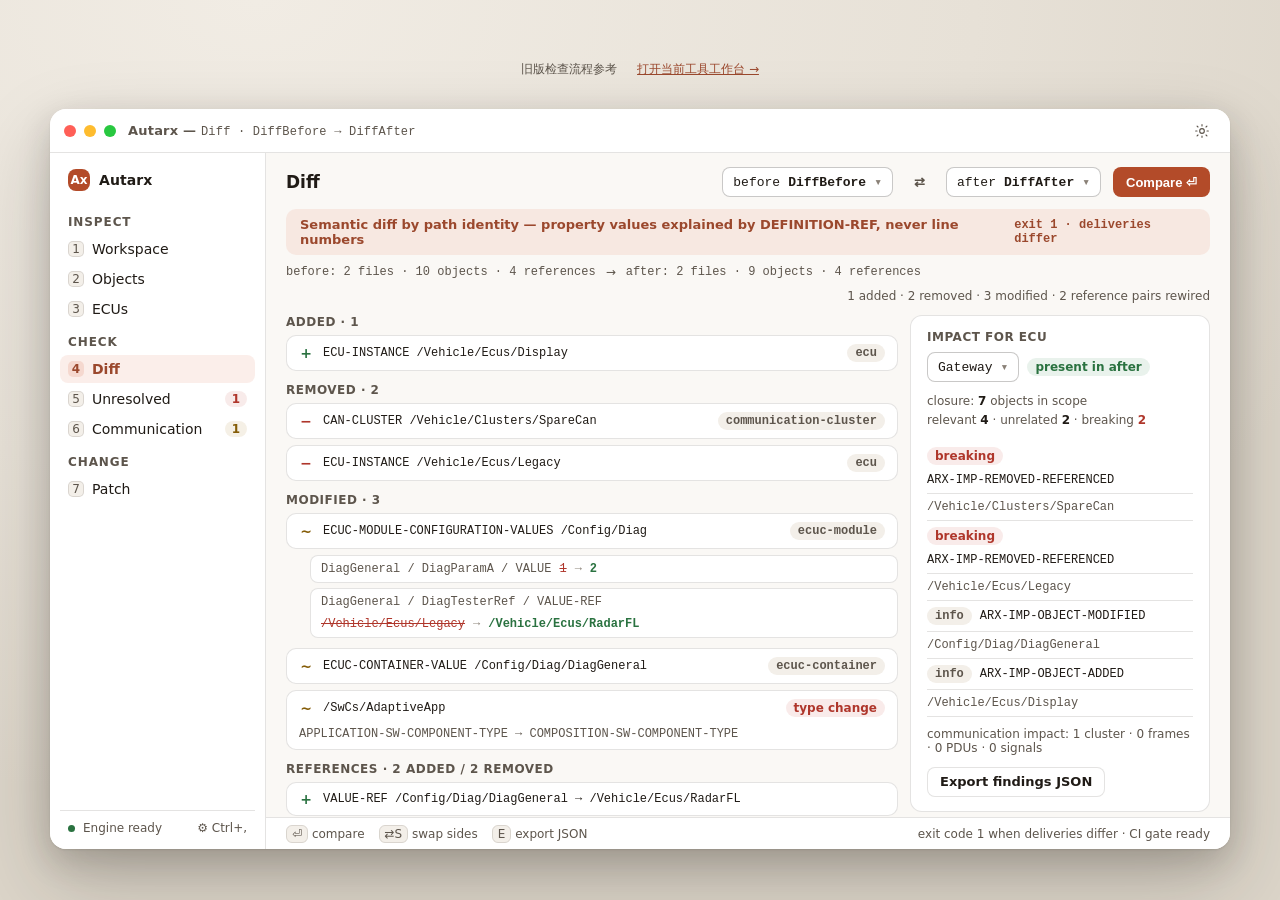
<file: design/prototype/diff.html>
<!DOCTYPE html>
<html lang="en">
<head>
<meta charset="UTF-8">
<meta name="viewport" content="width=device-width, initial-scale=1.0">
<title>Autarx — Diff 原型（语义对比 + ECU 影响分析）</title>
<link rel="stylesheet" href="shared.css">
<style>
  /* ==== diff 页面专属 ==== */
  .pickers { display: flex; align-items: center; gap: 8px; }
  .sel {
    height: 30px; display: inline-flex; align-items: center; gap: 8px; padding: 0 10px; border-radius: 8px;
    border: 1px solid var(--line-strong); background: var(--surface); font-size: 13px; font-family: var(--mono);
  }
  .sel b { font-weight: 600; }
  .sel .car { color: var(--faint); }
  .cmp { display: grid; grid-template-columns: minmax(0, 1fr) 300px; gap: 12px; align-items: start; }
  .sumline { display: flex; flex-wrap: wrap; align-items: center; gap: 10px; font-size: 12px; color: var(--mute); margin-bottom: 12px; font-variant-numeric: tabular-nums; }
  .sumline > span { white-space: nowrap; }
  .sumline > span:last-child { margin-left: auto; }
  .sumline .path { font-family: var(--mono); font-size: 12px; }
  .sumline .sp { flex: 1; }
  .dsec { margin-bottom: 12px; }
  .dsec > h2 { font-size: 12px; font-weight: 700; letter-spacing: .5px; color: var(--mute); text-transform: uppercase; margin: 0 0 6px; }
  .drow {
    display: flex; flex-wrap: wrap; align-items: center; gap: 10px; padding: 8px 12px; border-radius: 10px;
    background: var(--surface); border: 1px solid var(--line); margin-bottom: 6px; font-size: 13px;
  }
  .drow .sig { flex: none; width: 14px; text-align: center; font-weight: 700; font-size: 14px; }
  .drow.add .sig { color: var(--ok); } .drow.rem .sig { color: var(--danger); } .drow.mod .sig { color: var(--warn); }
  .drow .obj { font-family: var(--mono); font-size: 12px; min-width: 0; overflow: hidden; text-overflow: ellipsis; white-space: nowrap; user-select: text; }
  .drow .sp { flex: 1; }
  .props { margin: 4px 0 10px 24px; display: flex; flex-direction: column; gap: 5px; }
  .prop {
    display: flex; flex-wrap: wrap; align-items: baseline; gap: 8px; padding: 6px 10px; border-radius: 8px;
    background: var(--surface); border: 1px solid var(--line); font-family: var(--mono); font-size: 12px;
  }
  .prop .def { color: var(--mute); flex: none; min-width: 0; max-width: 100%; overflow: hidden; text-overflow: ellipsis; white-space: nowrap; }
  .prop .vals { display: inline-flex; align-items: baseline; gap: 8px; flex: none; min-width: 0; max-width: 100%; }
  .prop .old { color: var(--danger); text-decoration: line-through; text-decoration-thickness: 1px; }
  .prop .arr { color: var(--faint); }
  .prop .new { color: var(--ok); font-weight: 600; }
  .impact h2 { font-size: 12px; font-weight: 700; letter-spacing: .5px; color: var(--mute); text-transform: uppercase; margin-bottom: 8px; }
  .impact .ecu { display: flex; align-items: center; gap: 8px; margin-bottom: 10px; }
  .impact .closure { font-size: 12px; color: var(--mute); line-height: 1.6; margin-bottom: 10px; font-variant-numeric: tabular-nums; }
  .impact .closure b { color: var(--ink); }
  .finding { display: flex; flex-wrap: wrap; gap: 8px; align-items: baseline; padding: 6px 0; border-bottom: 1px solid var(--line); font-size: 12px; }
  .finding:last-child { border-bottom: none; }
  .finding .code { font-family: var(--mono); font-size: 12px; flex: none; }
  .finding .obj { font-family: var(--mono); font-size: 12px; color: var(--mute); min-width: 0; overflow: hidden; text-overflow: ellipsis; white-space: nowrap; }
  .comm-line { font-size: 12px; color: var(--mute); margin-top: 10px; }
  .exit { font-size: 12px; font-family: var(--mono); }
</style>
</head>
<body>
  <div class="window" id="app">
    <div class="titlebar">
      <div class="lights"><i></i><i></i><i></i></div>
      <div class="t">Autarx — <span class="path">Diff · DiffBefore → DiffAfter</span></div>
      <div class="sp"></div>
      <button class="iconbtn" id="themeBtn" type="button" aria-label="Switch to dark theme" title="Switch to dark theme"><svg viewBox="0 0 24 24" aria-hidden="true"><circle cx="12" cy="12" r="3.5"></circle><path d="M12 2.5v2M12 19.5v2M4.6 4.6 6 6M18 18l1.4 1.4M2.5 12h2M19.5 12h2M4.6 19.4 6 18M18 6l1.4-1.4"></path></svg></button>
    </div>
    <div class="body">
      <aside class="sidebar">
        <div class="brand"><div class="mark">Ax</div><div class="name">Autarx</div></div>
        <div class="sect">INSPECT</div>
        <nav class="nav">
          <div class="item"><span class="kb">1</span>Workspace</div>
          <div class="item"><span class="kb">2</span>Objects</div>
          <div class="item"><span class="kb">3</span>ECUs</div>
        </nav>
        <div class="sect">CHECK</div>
        <nav class="nav">
          <div class="item active"><span class="kb">4</span>Diff</div>
          <div class="item"><span class="kb">5</span>Unresolved<span class="pill">1</span></div>
          <div class="item"><span class="kb">6</span>Communication<span class="pill warn">1</span></div>
        </nav>
        <div class="sect">CHANGE</div>
        <nav class="nav">
          <div class="item"><span class="kb">7</span>Patch</div>
        </nav>
        <div class="foot">
          <span class="dot"></span><span class="st">Engine ready</span>
          <span class="sp"></span><span class="st">⚙ Ctrl+,</span>
        </div>
      </aside>
      <section class="main">
        <div class="head">
          <h1>Diff</h1>
          <div class="sp"></div>
          <div class="pickers">
            <span class="sel">before <b>DiffBefore</b> <span class="car">▾</span></span>
            <button class="btn quiet">⇄</button>
            <span class="sel">after <b>DiffAfter</b> <span class="car">▾</span></span>
          </div>
          <button class="btn primary">Compare ⏎</button>
        </div>
        <div class="banner accent">Semantic diff by path identity — property values explained by DEFINITION-REF, never line numbers <span class="exit">exit 1 · deliveries differ</span></div>
        <div class="view">
          <div class="sumline">
            <span class="path">before: 2 files · 10 objects · 4 references</span>
            <span>→</span>
            <span class="path">after: 2 files · 9 objects · 4 references</span>
            <span class="sp"></span>
            <span>1 added · 2 removed · 3 modified · 2 reference pairs rewired</span>
          </div>
          <div class="cmp">
            <div>
              <div class="dsec">
                <h2>Added · 1</h2>
                <div class="drow add"><span class="sig">+</span><span class="obj">ECU-INSTANCE /Vehicle/Ecus/Display</span><span class="sp"></span><span class="chip kind">ecu</span></div>
              </div>
              <div class="dsec">
                <h2>Removed · 2</h2>
                <div class="drow rem"><span class="sig">−</span><span class="obj">CAN-CLUSTER /Vehicle/Clusters/SpareCan</span><span class="sp"></span><span class="chip kind">communication-cluster</span></div>
                <div class="drow rem"><span class="sig">−</span><span class="obj">ECU-INSTANCE /Vehicle/Ecus/Legacy</span><span class="sp"></span><span class="chip kind">ecu</span></div>
              </div>
              <div class="dsec">
                <h2>Modified · 3</h2>
                <div class="drow mod"><span class="sig">~</span><span class="obj">ECUC-MODULE-CONFIGURATION-VALUES /Config/Diag</span><span class="sp"></span><span class="chip kind">ecuc-module</span></div>
                <div class="props">
                  <div class="prop"><span class="def">DiagGeneral / DiagParamA / VALUE</span><span class="vals"><span class="old">1</span><span class="arr">→</span><span class="new">2</span></span></div>
                  <div class="prop"><span class="def">DiagGeneral / DiagTesterRef / VALUE-REF</span><span class="vals"><span class="old">/Vehicle/Ecus/Legacy</span><span class="arr">→</span><span class="new">/Vehicle/Ecus/RadarFL</span></span></div>
                </div>
                <div class="drow mod"><span class="sig">~</span><span class="obj">ECUC-CONTAINER-VALUE /Config/Diag/DiagGeneral</span><span class="sp"></span><span class="chip kind">ecuc-container</span></div>
                <div class="drow mod"><span class="sig">~</span><span class="obj">/SwCs/AdaptiveApp</span><span class="sp"></span><span class="chip danger">type change</span><span class="obj" style="color:var(--mute)">APPLICATION-SW-COMPONENT-TYPE → COMPOSITION-SW-COMPONENT-TYPE</span></div>
              </div>
              <div class="dsec">
                <h2>References · 2 added / 2 removed</h2>
                <div class="drow add"><span class="sig">+</span><span class="obj">VALUE-REF /Config/Diag/DiagGeneral → /Vehicle/Ecus/RadarFL</span></div>
                <div class="drow add"><span class="sig">+</span><span class="obj">CHANNEL-REF /Vehicle/Ecus/Display → /Vehicle/Clusters/VehicleCan</span></div>
                <div class="drow rem"><span class="sig">−</span><span class="obj">VALUE-REF /Config/Diag/DiagGeneral → /Vehicle/Ecus/Legacy</span></div>
                <div class="drow rem"><span class="sig">−</span><span class="obj">CHANNEL-REF /Vehicle/Ecus/Legacy → /Vehicle/Clusters/SpareCan</span></div>
              </div>
            </div>
            <aside class="card impact">
              <h2>Impact for ECU</h2>
              <div class="ecu">
                <span class="sel">Gateway <span class="car">▾</span></span>
                <span class="chip ok">present in after</span>
              </div>
              <div class="closure">closure: <b>7</b> objects in scope<br>relevant <b>4</b> · unrelated <b>2</b> · breaking <b style="color:var(--danger)">2</b></div>
              <div class="finding"><span class="chip danger">breaking</span><span class="code">ARX-IMP-REMOVED-REFERENCED</span></div>
              <div class="finding"><span class="obj">/Vehicle/Clusters/SpareCan</span></div>
              <div class="finding"><span class="chip danger">breaking</span><span class="code">ARX-IMP-REMOVED-REFERENCED</span></div>
              <div class="finding"><span class="obj">/Vehicle/Ecus/Legacy</span></div>
              <div class="finding"><span class="chip kind">info</span><span class="code">ARX-IMP-OBJECT-MODIFIED</span></div>
              <div class="finding"><span class="obj">/Config/Diag/DiagGeneral</span></div>
              <div class="finding"><span class="chip kind">info</span><span class="code">ARX-IMP-OBJECT-ADDED</span></div>
              <div class="finding"><span class="obj">/Vehicle/Ecus/Display</span></div>
              <div class="comm-line">communication impact: 1 cluster · 0 frames · 0 PDUs · 0 signals</div>
              <div class="actions" style="display:flex;gap:6px;margin-top:12px">
                <span class="btn">Export findings JSON</span>
              </div>
            </aside>
          </div>
        </div>
        <div class="statusbar">
          <span><kbd>⏎</kbd> compare</span>
          <span><kbd>⇄S</kbd> swap sides</span>
          <span><kbd>E</kbd> export JSON</span>
          <span class="sp"></span>
          <span>exit code 1 when deliveries differ · CI gate ready</span>
        </div>
      </section>
    </div>
  </div>
  <script>
    const app = document.getElementById('app');
    if (new URLSearchParams(location.search).has('dark')) app.classList.add('dark');
    document.getElementById('themeBtn').addEventListener('click', () => app.classList.toggle('dark'));
  </script>
<script src="prototype-runtime.js"></script>
<script src="prototype-flow.js"></script>
</body>
</html>
</file>
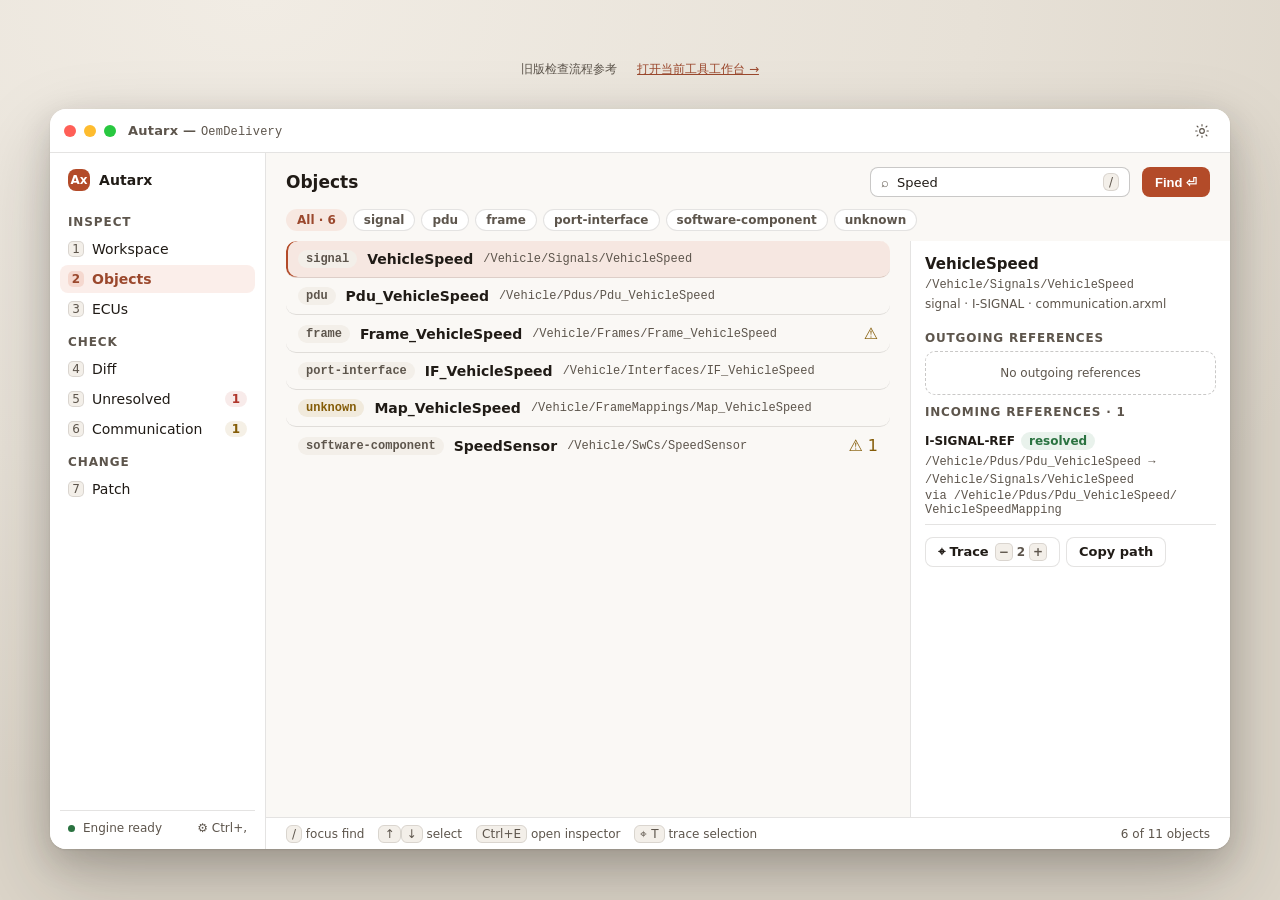
<file: design/prototype/objects.html>
<!DOCTYPE html>
<html lang="en">
<head>
<meta charset="UTF-8">
<meta name="viewport" content="width=device-width, initial-scale=1.0">
<title>Autarx — Objects 原型（检索 + 引用 Inspector）</title>
<link rel="stylesheet" href="shared.css">
<style>
  /* ==== objects 页面专属 ==== */
  .search {
    display: flex; align-items: center; gap: 8px; width: 260px; height: 30px; padding: 0 10px;
    background: var(--surface); border: 1px solid var(--line-strong); border-radius: 8px; color: var(--mute); font-size: 13px;
  }
  .search .q { color: var(--ink); flex: 1; }
  .filters { display: flex; gap: 6px; padding: 0 20px 10px; flex-wrap: wrap; }
  .fchip {
    font-size: 12px; font-weight: 600; padding: 3px 10px; border-radius: 99px;
    border: 1px solid var(--line); color: var(--mute); background: var(--surface);
  }
  .fchip.on { background: var(--accent-soft); border-color: transparent; color: var(--accent-strong); }
  .dark .fchip.on { color: var(--accent); }
  .list { padding: 0 20px 12px; overflow-y: auto; flex: 1; }
  .row {
    display: flex; align-items: center; gap: 10px; padding: 9px 12px; border-radius: 10px;
    border-bottom: 1px solid var(--line); transition: background .14s cubic-bezier(.2,.8,.2,1);
  }
  .row:last-child { border-bottom: none; }
  .row:hover { background: var(--raised); }
  .row.selected { background: var(--accent-soft); box-shadow: inset 2px 0 0 var(--accent); }
  .row .name { font-weight: 600; font-size: 14px; flex: none; }
  .row .path { font-family: var(--mono); font-size: 12px; color: var(--mute); min-width: 0; overflow: hidden; text-overflow: ellipsis; white-space: nowrap; }
  .row .sp { flex: 1; }
  .row .warn { color: var(--warn); flex: none; display: inline-flex; }
  .detail { width: 320px; flex: none; border-left: 1px solid var(--line); background: var(--surface); padding: 14px 14px 10px; overflow-y: auto; }
  .detail h3 { font-size: 15px; font-weight: 700; }
  .detail .sub { font-family: var(--mono); font-size: 12px; color: var(--mute); margin: 4px 0 2px; user-select: text; line-height: 1.45; }
  .detail .meta { font-size: 12px; color: var(--mute); margin-bottom: 10px; }
  .sec { font-size: 12px; font-weight: 700; letter-spacing: .8px; color: var(--mute); padding: 10px 0 6px; }
  .refline { padding: 7px 0; border-bottom: 1px solid var(--line); font-size: 12px; }
  .refline:last-child { border-bottom: none; }
  .refline .kind { font-weight: 700; font-size: 12px; margin-bottom: 3px; display: flex; gap: 6px; align-items: center; }
  .refline .flow { font-family: var(--mono); font-size: 12px; color: var(--mute); line-height: 1.5; user-select: text; overflow-wrap: anywhere; }
  .refline .via { font-family: var(--mono); font-size: 12px; color: var(--mute); overflow-wrap: anywhere; }
  .empty { padding: 14px 10px; border: 1px dashed var(--line-strong); border-radius: 10px; font-size: 12px; color: var(--mute); text-align: center; }
  .actions { display: flex; gap: 6px; margin-top: 12px; }
  .depth { display: inline-flex; align-items: center; gap: 4px; font-size: 12px; color: var(--mute); }
  .stepper { width: 18px; height: 18px; border-radius: 5px; border: 1px solid var(--line); background: var(--raised); display: grid; place-items: center; font-size: 12px; color: var(--mute); }
</style>
</head>
<body>
  <div class="window" id="app">
    <div class="titlebar">
      <div class="lights"><i></i><i></i><i></i></div>
      <div class="t">Autarx — <span class="path">OemDelivery</span></div>
      <div class="sp"></div>
      <button class="iconbtn" id="themeBtn" type="button" aria-label="Switch to dark theme" title="Switch to dark theme"><svg viewBox="0 0 24 24" aria-hidden="true"><circle cx="12" cy="12" r="3.5"></circle><path d="M12 2.5v2M12 19.5v2M4.6 4.6 6 6M18 18l1.4 1.4M2.5 12h2M19.5 12h2M4.6 19.4 6 18M18 6l1.4-1.4"></path></svg></button>
    </div>
    <div class="body">
      <aside class="sidebar">
        <div class="brand"><div class="mark">Ax</div><div class="name">Autarx</div></div>
        <div class="sect">INSPECT</div>
        <nav class="nav">
          <div class="item"><span class="kb">1</span>Workspace</div>
          <div class="item active"><span class="kb">2</span>Objects</div>
          <div class="item"><span class="kb">3</span>ECUs</div>
        </nav>
        <div class="sect">CHECK</div>
        <nav class="nav">
          <div class="item"><span class="kb">4</span>Diff</div>
          <div class="item"><span class="kb">5</span>Unresolved<span class="pill">1</span></div>
          <div class="item"><span class="kb">6</span>Communication<span class="pill warn">1</span></div>
        </nav>
        <div class="sect">CHANGE</div>
        <nav class="nav">
          <div class="item"><span class="kb">7</span>Patch</div>
        </nav>
        <div class="foot">
          <span class="dot"></span><span class="st">Engine ready</span>
          <span class="sp"></span><span class="st">⚙ Ctrl+,</span>
        </div>
      </aside>
      <section class="main">
        <div class="head">
          <h1>Objects</h1>
          <div class="sp"></div>
          <div class="search">⌕ <span class="q">Speed</span><kbd>/</kbd></div>
          <button class="btn primary">Find ⏎</button>
        </div>
        <div class="filters">
          <span class="fchip on">All · 6</span><span class="fchip">signal</span><span class="fchip">pdu</span><span class="fchip">frame</span><span class="fchip">port-interface</span><span class="fchip">software-component</span><span class="fchip">unknown</span>
        </div>
        <div class="body" style="flex:1;min-height:0">
          <div class="list">
            <div class="row selected">
              <span class="chip kind">signal</span>
              <span class="name">VehicleSpeed</span>
              <span class="path">/Vehicle/Signals/VehicleSpeed</span>
              <span class="sp"></span>
            </div>
            <div class="row">
              <span class="chip kind">pdu</span>
              <span class="name">Pdu_VehicleSpeed</span>
              <span class="path">/Vehicle/Pdus/Pdu_VehicleSpeed</span>
              <span class="sp"></span>
            </div>
            <div class="row">
              <span class="chip kind">frame</span>
              <span class="name">Frame_VehicleSpeed</span>
              <span class="path">/Vehicle/Frames/Frame_VehicleSpeed</span>
              <span class="sp"></span>
              <span class="warn" title="orphan frame">⚠</span>
            </div>
            <div class="row">
              <span class="chip kind">port-interface</span>
              <span class="name">IF_VehicleSpeed</span>
              <span class="path">/Vehicle/Interfaces/IF_VehicleSpeed</span>
              <span class="sp"></span>
            </div>
            <div class="row">
              <span class="chip kind warn">unknown</span>
              <span class="name">Map_VehicleSpeed</span>
              <span class="path">/Vehicle/FrameMappings/Map_VehicleSpeed</span>
              <span class="sp"></span>
            </div>
            <div class="row">
              <span class="chip kind">software-component</span>
              <span class="name">SpeedSensor</span>
              <span class="path">/Vehicle/SwCs/SpeedSensor</span>
              <span class="sp"></span>
              <span class="warn" title="1 unresolved outgoing reference">⚠ 1</span>
            </div>
          </div>
          <aside class="detail">
            <h3>VehicleSpeed</h3>
            <div class="sub">/Vehicle/Signals/VehicleSpeed</div>
            <div class="meta">signal · I-SIGNAL · communication.arxml</div>
            <div class="sec">OUTGOING REFERENCES</div>
            <div class="empty">No outgoing references</div>
            <div class="sec">INCOMING REFERENCES · 1</div>
            <div class="refline">
              <div class="kind">I-SIGNAL-REF <span class="chip ok">resolved</span></div>
              <div class="flow">/Vehicle/Pdus/Pdu_VehicleSpeed → /Vehicle/Signals/VehicleSpeed</div>
              <div class="via">via /Vehicle/<wbr>Pdus/<wbr>Pdu_VehicleSpeed/<wbr>VehicleSpeedMapping</div>
            </div>
            <div class="actions">
              <span class="btn">⌖ Trace <span class="depth"><span class="stepper">−</span>2<span class="stepper">+</span></span></span>
              <span class="btn">Copy path</span>
            </div>
          </aside>
        </div>
        <div class="statusbar">
          <span><kbd>/</kbd> focus find</span>
          <span><kbd>↑</kbd><kbd>↓</kbd> select</span>
          <span><kbd>Ctrl+E</kbd> open inspector</span>
          <span><kbd>⌖ T</kbd> trace selection</span>
          <span class="sp"></span>
          <span>6 of 11 objects</span>
        </div>
      </section>
    </div>
  </div>
  <script>
    const app = document.getElementById('app');
    if (new URLSearchParams(location.search).has('dark')) app.classList.add('dark');
    document.getElementById('themeBtn').addEventListener('click', () => app.classList.toggle('dark'));
  </script>
<script src="prototype-runtime.js"></script>
<script src="prototype-flow.js"></script>
</body>
</html>
</file>
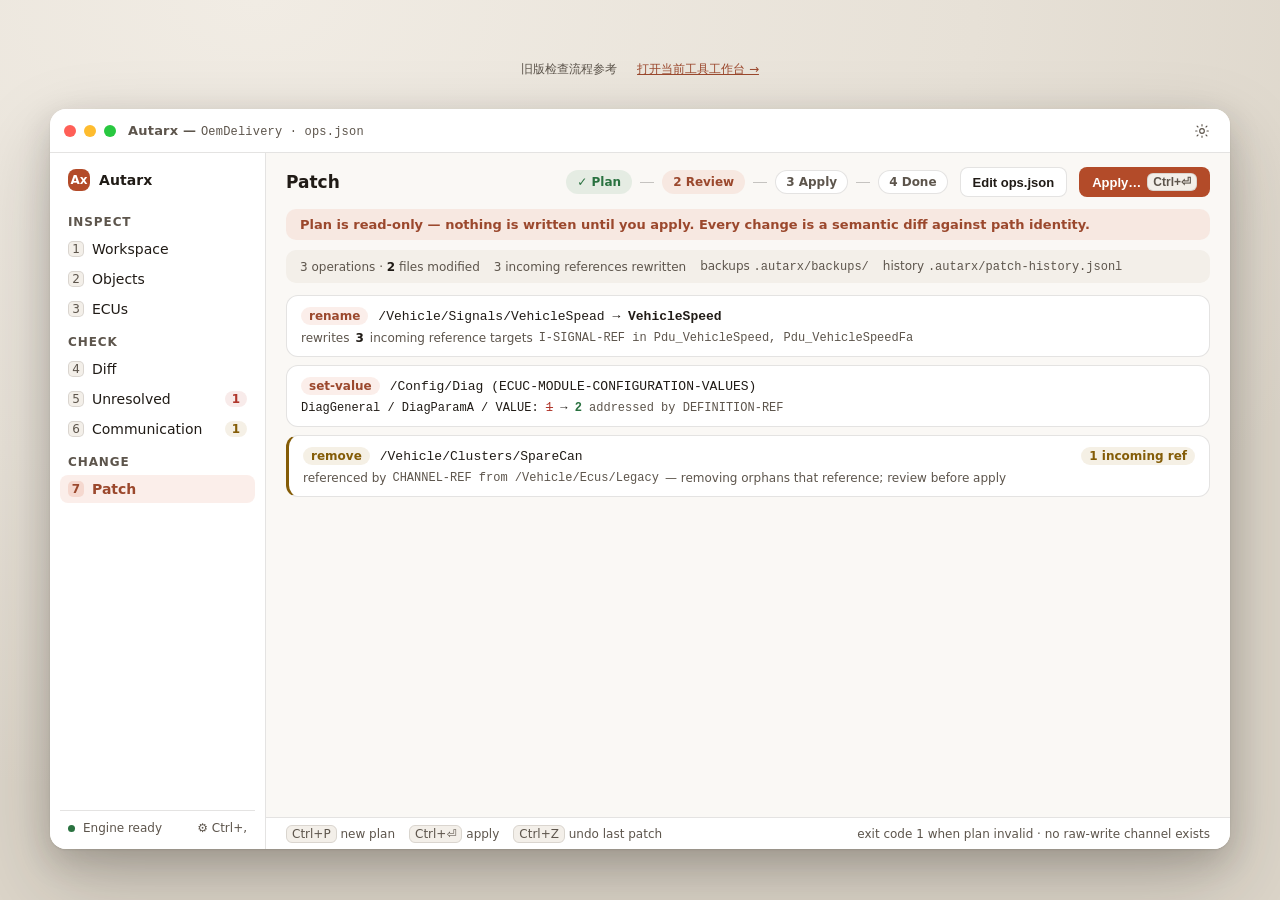
<file: design/prototype/patch.html>
<!DOCTYPE html>
<html lang="en">
<head>
<meta charset="UTF-8">
<meta name="viewport" content="width=device-width, initial-scale=1.0">
<title>Autarx — Patch 原型（受控编辑 plan → apply → undo）</title>
<link rel="stylesheet" href="shared.css">
<style>
  /* ==== patch 页面专属 ==== */
  .steps { display: flex; align-items: center; gap: 8px; font-size: 12px; }
  .step { display: inline-flex; align-items: center; gap: 6px; padding: 4px 10px; border-radius: 99px; border: 1px solid var(--line); color: var(--mute); background: var(--surface); font-weight: 600; }
  .step.done { border-color: transparent; background: var(--ok-soft); color: var(--ok); }
  .step.now { border-color: transparent; background: var(--accent-soft); color: var(--accent-strong); }
  .dark .step.now { color: var(--accent); }
  .steps .ln { width: 14px; height: 1px; background: var(--line-strong); }
  .op { background: var(--surface); border: 1px solid var(--line); border-radius: 12px; padding: 11px 14px; margin-bottom: 8px; }
  .op .top { display: flex; align-items: center; gap: 10px; }
  .op .target { font-family: var(--mono); font-size: 13px; min-width: 0; overflow: hidden; text-overflow: ellipsis; white-space: nowrap; user-select: text; }
  .op .effect { font-size: 12px; color: var(--mute); margin-top: 6px; display: flex; align-items: center; gap: 6px; flex-wrap: wrap; }
  .op .effect .mono { color: var(--mute); }
  .op .delta { font-family: var(--mono); font-size: 12px; margin-top: 6px; }
  .op .delta .old { color: var(--danger); text-decoration: line-through; text-decoration-thickness: 1px; }
  .op .delta .new { color: var(--ok); font-weight: 600; }
  .effect-strip { display: flex; align-items: center; gap: 14px; padding: 9px 14px; border-radius: 10px; background: var(--raised); font-size: 12px; color: var(--mute); flex-wrap: wrap; }
  .effect-strip .path { font-family: var(--mono); font-size: 12px; }
  .backdrop { position: absolute; inset: 0; background: rgba(20,14,10,.42); display: grid; place-items: center; z-index: 40; }
  .dialog { width: 440px; background: var(--surface); border-radius: 14px; border: 1px solid var(--line); box-shadow: 0 18px 60px rgba(0,0,0,.35); padding: 18px 20px 16px; }
  .dialog .icon { width: 34px; height: 34px; border-radius: 50%; background: var(--danger-soft); color: var(--danger); display: grid; place-items: center; font-size: 16px; margin-bottom: 10px; }
  .dialog h2 { font-size: 16px; font-weight: 700; }
  .dialog p { font-size: 13px; color: var(--mute); line-height: 1.6; margin: 8px 0 0; }
  .dialog p .path { font-family: var(--mono); font-size: 12px; color: var(--ink); }
  .dialog .promise { margin-top: 10px; padding: 8px 12px; border-radius: 8px; background: var(--raised); font-size: 12px; color: var(--mute); line-height: 1.55; }
  .dialog .row { display: flex; justify-content: flex-end; gap: 8px; margin-top: 16px; }
</style>
</head>
<body>
  <div class="window" id="app">
    <div class="titlebar">
      <div class="lights"><i></i><i></i><i></i></div>
      <div class="t">Autarx — <span class="path">OemDelivery · ops.json</span></div>
      <div class="sp"></div>
      <button class="iconbtn" id="themeBtn" type="button" aria-label="Switch to dark theme" title="Switch to dark theme"><svg viewBox="0 0 24 24" aria-hidden="true"><circle cx="12" cy="12" r="3.5"></circle><path d="M12 2.5v2M12 19.5v2M4.6 4.6 6 6M18 18l1.4 1.4M2.5 12h2M19.5 12h2M4.6 19.4 6 18M18 6l1.4-1.4"></path></svg></button>
    </div>
    <div class="body">
      <aside class="sidebar">
        <div class="brand"><div class="mark">Ax</div><div class="name">Autarx</div></div>
        <div class="sect">INSPECT</div>
        <nav class="nav">
          <div class="item"><span class="kb">1</span>Workspace</div>
          <div class="item"><span class="kb">2</span>Objects</div>
          <div class="item"><span class="kb">3</span>ECUs</div>
        </nav>
        <div class="sect">CHECK</div>
        <nav class="nav">
          <div class="item"><span class="kb">4</span>Diff</div>
          <div class="item"><span class="kb">5</span>Unresolved<span class="pill">1</span></div>
          <div class="item"><span class="kb">6</span>Communication<span class="pill warn">1</span></div>
        </nav>
        <div class="sect">CHANGE</div>
        <nav class="nav">
          <div class="item active"><span class="kb">7</span>Patch</div>
        </nav>
        <div class="foot">
          <span class="dot"></span><span class="st">Engine ready</span>
          <span class="sp"></span><span class="st">⚙ Ctrl+,</span>
        </div>
      </aside>
      <section class="main">
        <div class="head">
          <h1>Patch</h1>
          <div class="sp"></div>
          <div class="steps">
            <span class="step done">✓ Plan</span><span class="ln"></span>
            <span class="step now">2 Review</span><span class="ln"></span>
            <span class="step">3 Apply</span><span class="ln"></span>
            <span class="step">4 Done</span>
          </div>
          <button class="btn">Edit ops.json</button>
          <button class="btn primary">Apply… <kbd>Ctrl+⏎</kbd></button>
        </div>
        <div class="banner accent">Plan is read-only — nothing is written until you apply. Every change is a semantic diff against path identity.</div>
        <div class="view">
          <div class="effect-strip" style="margin-bottom:12px">
            <span>3 operations · <b style="color:var(--ink)">2</b> files modified</span>
            <span>3 incoming references rewritten</span>
            <span>backups <span class="path">.autarx/backups/</span></span>
            <span>history <span class="path">.autarx/patch-history.jsonl</span></span>
          </div>
          <div class="op">
            <div class="top"><span class="chip accent">rename</span><span class="target">/Vehicle/Signals/VehicleSpead → <b>VehicleSpeed</b></span></div>
            <div class="effect">rewrites <b style="color:var(--ink)">3</b> incoming reference targets <span class="mono">I-SIGNAL-REF in Pdu_VehicleSpeed, Pdu_VehicleSpeedFa</span></div>
          </div>
          <div class="op">
            <div class="top"><span class="chip accent">set-value</span><span class="target">/Config/Diag (ECUC-MODULE-CONFIGURATION-VALUES)</span></div>
            <div class="delta">DiagGeneral / DiagParamA / VALUE: <span class="old">1</span> → <span class="new">2</span> <span class="mono" style="color:var(--mute)">addressed by DEFINITION-REF</span></div>
          </div>
          <div class="op" style="border-left:3px solid var(--warn)">
            <div class="top"><span class="chip warn">remove</span><span class="target">/Vehicle/Clusters/SpareCan</span><span class="sp" style="flex:1"></span><span class="chip warn">1 incoming ref</span></div>
            <div class="effect">referenced by <span class="mono">CHANNEL-REF from /Vehicle/Ecus/Legacy</span> — removing orphans that reference; review before apply</div>
          </div>
        </div>
        <div class="statusbar">
          <span><kbd>Ctrl+P</kbd> new plan</span>
          <span><kbd>Ctrl+⏎</kbd> apply</span>
          <span><kbd>Ctrl+Z</kbd> undo last patch</span>
          <span class="sp"></span>
          <span>exit code 1 when plan invalid · no raw-write channel exists</span>
        </div>
      </section>
    </div>
    <div class="backdrop">
      <div class="dialog" role="dialog" aria-label="Apply patch confirmation">
        <div class="icon">⚠</div>
        <h2>Apply 3 operations?</h2>
        <p>This modifies <span class="path">communication.arxml</span> and <span class="path">config.arxml</span> in <span class="path">shared/fixtures/OemDelivery</span>. The rename rewrites 3 incoming reference targets.</p>
        <div class="promise">✓ Automatic backups in <span class="mono">.autarx/backups/</span> · history recorded · <b style="color:var(--ink)">Undo</b> restores the previous state at any time.</div>
        <div class="row">
          <button class="btn">Cancel <kbd>esc</kbd></button>
          <button class="btn danger">Apply patch</button>
        </div>
      </div>
    </div>
  </div>
  <script>
    const app = document.getElementById('app');
    if (new URLSearchParams(location.search).has('dark')) app.classList.add('dark');
    document.getElementById('themeBtn').addEventListener('click', () => app.classList.toggle('dark'));
  </script>
<script src="prototype-runtime.js"></script>
<script src="prototype-flow.js"></script>
</body>
</html>
</file>
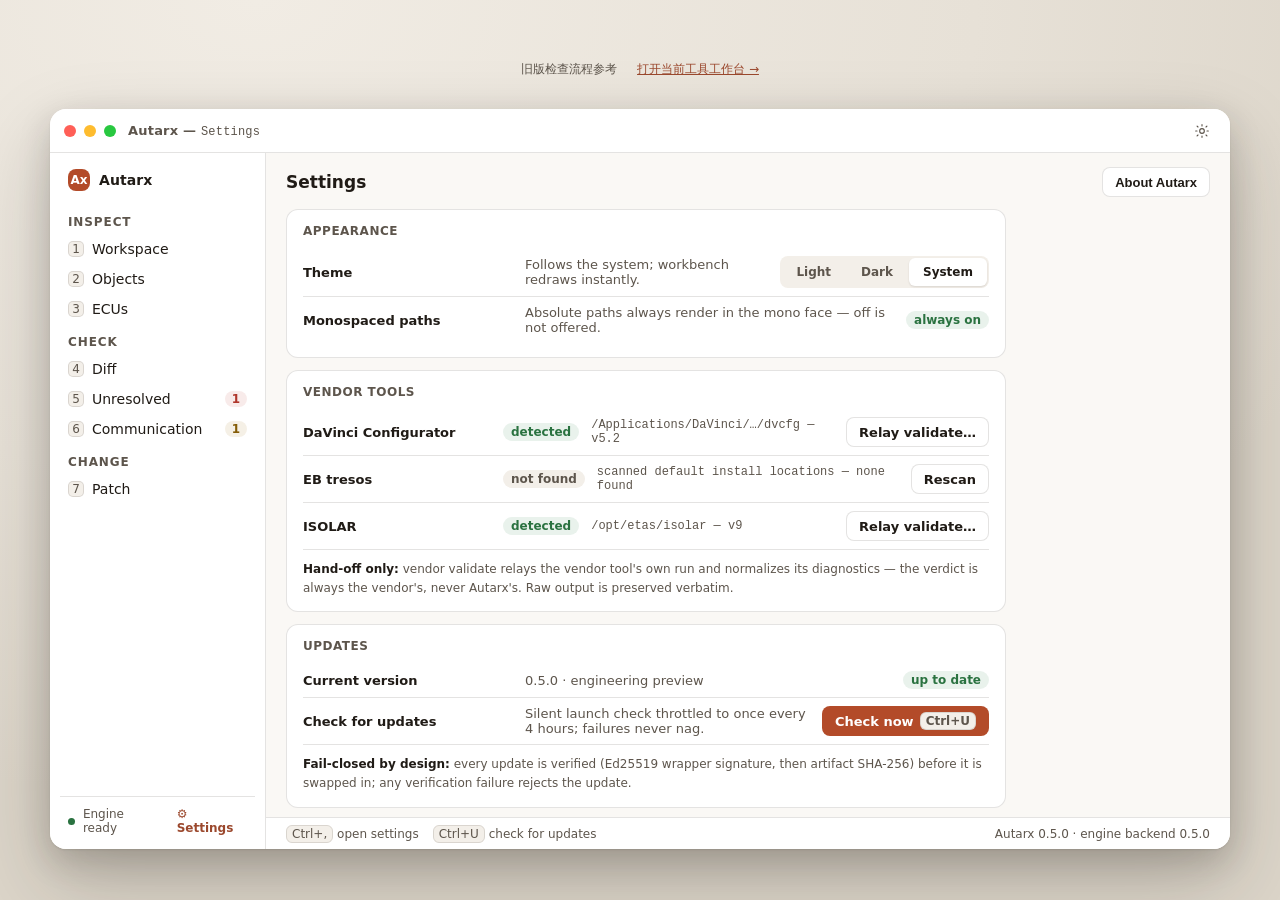
<file: design/prototype/settings.html>
<!DOCTYPE html>
<html lang="en">
<head>
<meta charset="UTF-8">
<meta name="viewport" content="width=device-width, initial-scale=1.0">
<title>Autarx — Settings 原型</title>
<link rel="stylesheet" href="shared.css">
<style>
  /* ==== settings 页面专属 ==== */
  .stack { max-width: 720px; display: flex; flex-direction: column; gap: 12px; }
  .rowline { display: flex; align-items: center; gap: 12px; padding: 8px 0; border-bottom: 1px solid var(--line); font-size: 13px; }
  .rowline:last-child { border-bottom: none; }
  .rowline .label { width: 210px; flex: none; font-weight: 600; }
  .rowline .value { flex: 1; min-width: 0; color: var(--mute); font-size: 13px; }
  .rowline .value .path { font-family: var(--mono); font-size: 12px; overflow-wrap: anywhere; display: block; }
  .rowline .end { flex: none; }
  .seg { display: inline-flex; background: var(--raised); border-radius: 8px; padding: 2px; gap: 2px; }
  .seg span { padding: 7px 14px; border-radius: 6px; font-size: 12px; font-weight: 600; color: var(--mute); }
  .seg span.on { background: var(--surface); color: var(--ink); box-shadow: 0 1px 2px rgba(32,27,22,.12); }
  .vendor { display: flex; align-items: center; gap: 10px; }
  .vendor .name { font-weight: 600; width: 190px; flex: none; }
  .vendor .path { font-family: var(--mono); font-size: 12px; color: var(--mute); }
  .note { font-size: 12px; color: var(--mute); line-height: 1.55; margin-top: 10px; }
  .note b { color: var(--ink); font-weight: 600; }
</style>
</head>
<body>
  <div class="window" id="app">
    <div class="titlebar">
      <div class="lights"><i></i><i></i><i></i></div>
      <div class="t">Autarx — <span class="path">Settings</span></div>
      <div class="sp"></div>
      <button class="iconbtn" id="themeBtn" type="button" aria-label="Switch to dark theme" title="Switch to dark theme"><svg viewBox="0 0 24 24" aria-hidden="true"><circle cx="12" cy="12" r="3.5"></circle><path d="M12 2.5v2M12 19.5v2M4.6 4.6 6 6M18 18l1.4 1.4M2.5 12h2M19.5 12h2M4.6 19.4 6 18M18 6l1.4-1.4"></path></svg></button>
    </div>
    <div class="body">
      <aside class="sidebar">
        <div class="brand"><div class="mark">Ax</div><div class="name">Autarx</div></div>
        <div class="sect">INSPECT</div>
        <nav class="nav">
          <div class="item"><span class="kb">1</span>Workspace</div>
          <div class="item"><span class="kb">2</span>Objects</div>
          <div class="item"><span class="kb">3</span>ECUs</div>
        </nav>
        <div class="sect">CHECK</div>
        <nav class="nav">
          <div class="item"><span class="kb">4</span>Diff</div>
          <div class="item"><span class="kb">5</span>Unresolved<span class="pill">1</span></div>
          <div class="item"><span class="kb">6</span>Communication<span class="pill warn">1</span></div>
        </nav>
        <div class="sect">CHANGE</div>
        <nav class="nav">
          <div class="item"><span class="kb">7</span>Patch</div>
        </nav>
        <div class="foot">
          <span class="dot"></span><span class="st">Engine ready</span>
          <span class="sp"></span><span class="st" style="color:var(--accent-strong);font-weight:600">⚙ Settings</span>
        </div>
      </aside>
      <section class="main">
        <div class="head">
          <h1>Settings</h1>
          <div class="sp"></div>
          <button class="btn">About Autarx</button>
        </div>
        <div class="view">
          <div class="stack">
            <div class="card">
              <h2>Appearance</h2>
              <div class="rowline">
                <span class="label">Theme</span>
                <span class="value">Follows the system; workbench redraws instantly.</span>
                <span class="end seg"><span>Light</span><span>Dark</span><span class="on">System</span></span>
              </div>
              <div class="rowline">
                <span class="label">Monospaced paths</span>
                <span class="value">Absolute paths always render in the mono face — off is not offered.</span>
                <span class="end"><span class="chip ok">always on</span></span>
              </div>
            </div>
            <div class="card">
              <h2>Vendor tools</h2>
              <div class="rowline">
                <span class="vendor"><span class="name">DaVinci Configurator</span><span class="chip ok">detected</span></span>
                <span class="value"><span class="path">/Applications/DaVinci/…/dvcfg — v5.2</span></span>
                <span class="end"><span class="btn">Relay validate…</span></span>
              </div>
              <div class="rowline">
                <span class="vendor"><span class="name">EB tresos</span><span class="chip">not found</span></span>
                <span class="value"><span class="path">scanned default install locations — none found</span></span>
                <span class="end"><span class="btn">Rescan</span></span>
              </div>
              <div class="rowline">
                <span class="vendor"><span class="name">ISOLAR</span><span class="chip ok">detected</span></span>
                <span class="value"><span class="path">/opt/etas/isolar — v9</span></span>
                <span class="end"><span class="btn">Relay validate…</span></span>
              </div>
              <div class="note"><b>Hand-off only:</b> vendor validate relays the vendor tool's own run and normalizes its diagnostics — the verdict is always the vendor's, never Autarx's. Raw output is preserved verbatim.</div>
            </div>
            <div class="card">
              <h2>Updates</h2>
              <div class="rowline">
                <span class="label">Current version</span>
                <span class="value">0.5.0 · engineering preview</span>
                <span class="end"><span class="chip ok">up to date</span></span>
              </div>
              <div class="rowline">
                <span class="label">Check for updates</span>
                <span class="value">Silent launch check throttled to once every 4 hours; failures never nag.</span>
                <span class="end"><span class="btn primary">Check now <kbd>Ctrl+U</kbd></span></span>
              </div>
              <div class="note"><b>Fail-closed by design:</b> every update is verified (Ed25519 wrapper signature, then artifact SHA-256) before it is swapped in; any verification failure rejects the update.</div>
            </div>
            <div class="card">
              <h2>MCP &amp; agents</h2>
              <div class="rowline">
                <span class="label">Tool surface</span>
                <span class="value">12 tools exposed on stdio (JSON-RPC 2.0). No raw-write tool exists — an agent cannot bypass the plan / diff / review boundary.</span>
                <span class="end"><span class="chip ok">audit-logged</span></span>
              </div>
              <div class="rowline">
                <span class="label">Audit log</span>
                <span class="value"><span class="path">shared/<wbr>fixtures/<wbr>OemDelivery/<wbr>.autarx/<wbr>audit.jsonl</span></span>
                <span class="end"><span class="btn">Reveal</span></span>
              </div>
            </div>
          </div>
        </div>
        <div class="statusbar">
          <span><kbd>Ctrl+,</kbd> open settings</span>
          <span><kbd>Ctrl+U</kbd> check for updates</span>
          <span class="sp"></span>
          <span>Autarx 0.5.0 · engine backend 0.5.0</span>
        </div>
      </section>
    </div>
  </div>
  <script>
    const app = document.getElementById('app');
    if (new URLSearchParams(location.search).has('dark')) app.classList.add('dark');
    document.getElementById('themeBtn').addEventListener('click', () => app.classList.toggle('dark'));
  </script>
<script src="prototype-runtime.js"></script>
<script src="prototype-flow.js"></script>
</body>
</html>
</file>
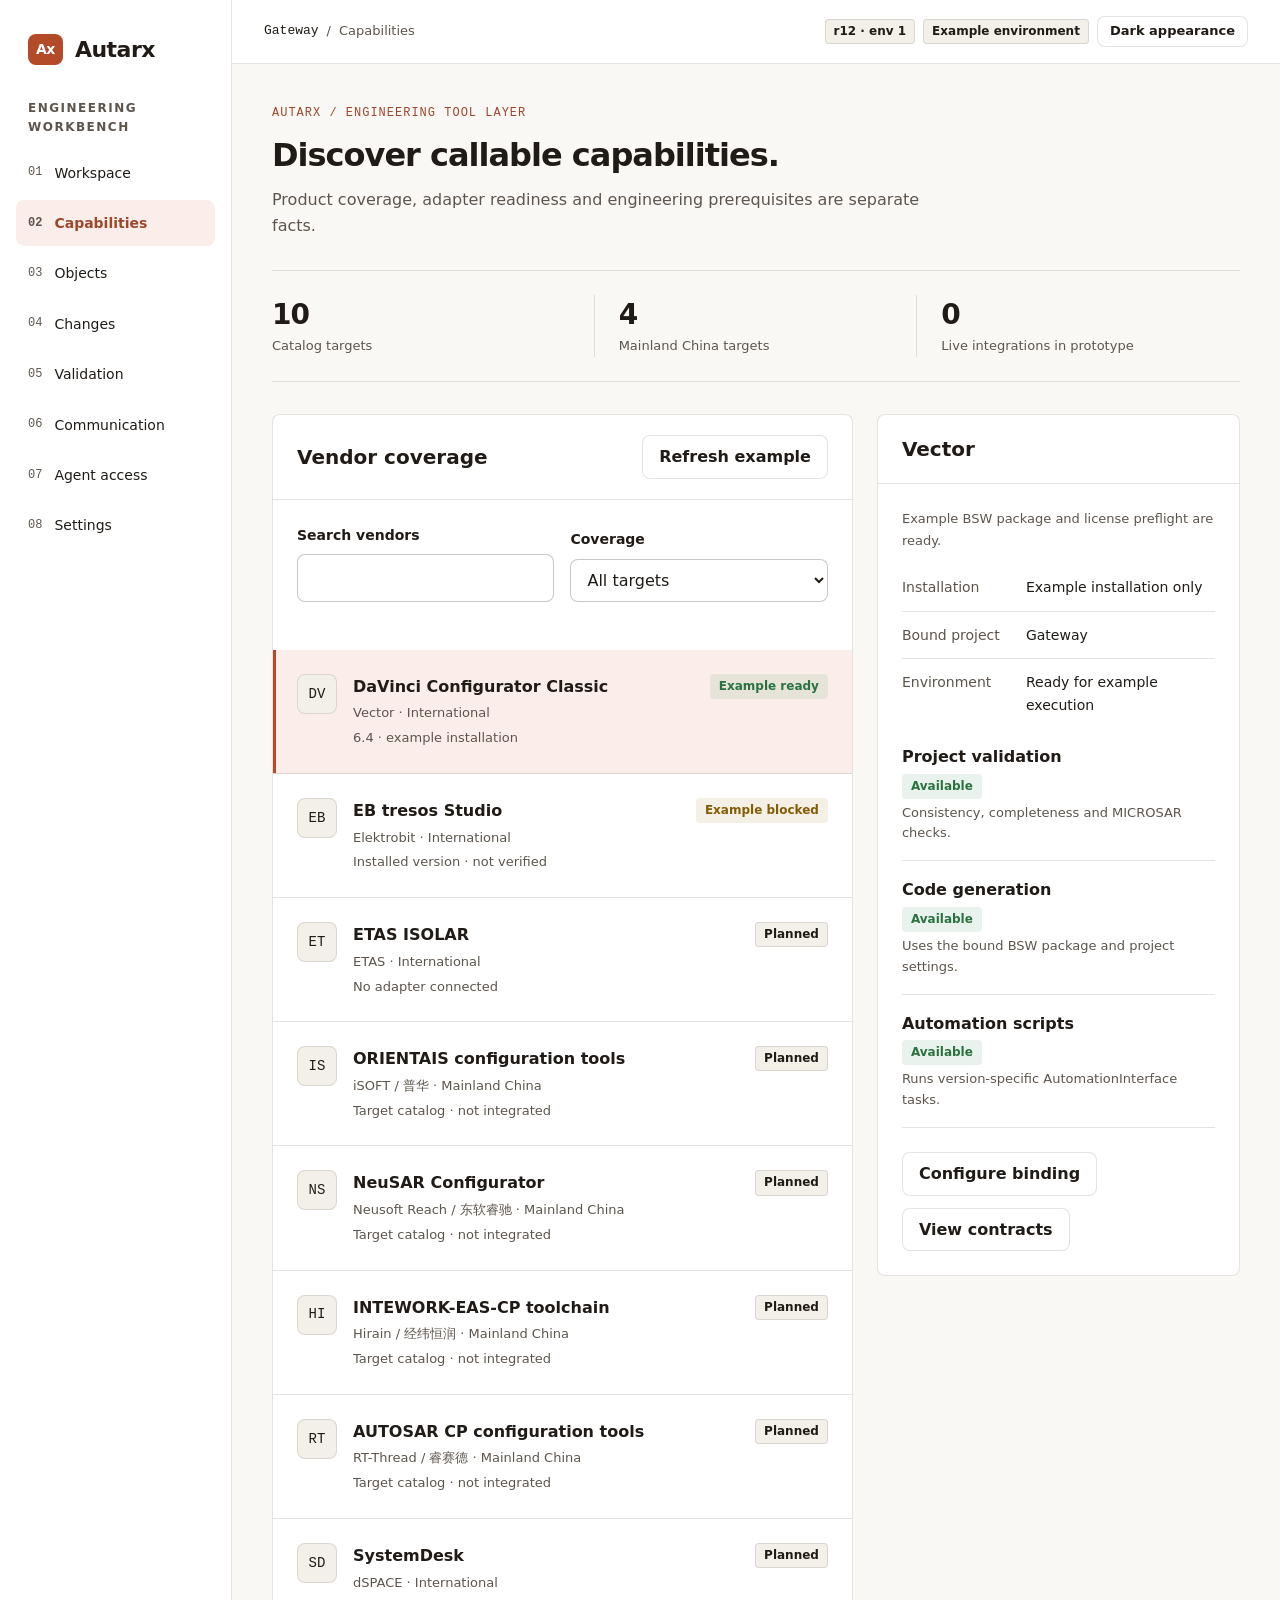
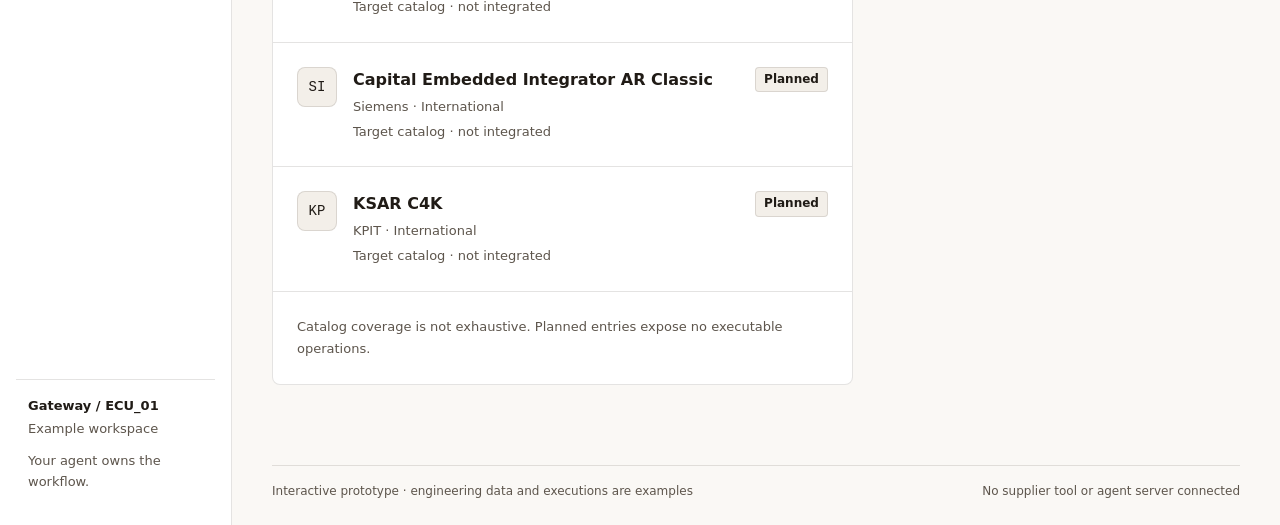
<file: design/prototype/tools.html>
<!DOCTYPE html>
<html lang="en"><head><meta charset="UTF-8"><meta name="viewport" content="width=device-width,initial-scale=1"><title>Autarx — Capabilities</title><link rel="stylesheet" href="shared.css"><script defer src="workbench.js"></script></head><body data-entry="tools" data-tab="vendor"><div class="shell"><aside class="sidebar"><div class="brand"><span class="mark">Ax</span>Autarx</div><div><div class="navlabel">ENGINEERING WORKBENCH</div><nav aria-label="Workbench"><button type="button" data-go="workspace"><span class="navnum">01</span>Workspace</button><button type="button" data-go="tools"><span class="navnum">02</span>Capabilities</button><button type="button" data-go="objects"><span class="navnum">03</span>Objects</button><button type="button" data-go="changes"><span class="navnum">04</span>Changes</button><button type="button" data-go="validation"><span class="navnum">05</span>Validation</button><button type="button" data-go="communication"><span class="navnum">06</span>Communication</button><button type="button" data-go="agent"><span class="navnum">07</span>Agent access</button><button type="button" data-go="settings"><span class="navnum">08</span>Settings</button></nav><div class="mobile-navigation"><label for="mobileNav">Workspace navigation</label><select id="mobileNav"><option value="workspace">Workspace</option><option value="tools">Capabilities</option><option value="objects">Objects</option><option value="changes">Changes</option><option value="validation">Validation</option><option value="communication">Communication</option><option value="agent">Agent access</option><option value="settings">Settings</option></select></div></div><div class="sidefoot"><div class="od-field"><strong id="workspaceLabel">Gateway / ECU_01</strong><span class="muted">Example workspace</span></div><p class="muted">Your agent owns the workflow.</p></div></aside><main class="main"><header class="topbar od-row"><div class="od-cluster"><span class="mono" id="projectLabel">Gateway</span><span class="muted small">/</span><span id="crumb" class="small muted">Workbench</span></div><div class="od-cluster"><span class="badge" id="contextRevision">r12 · env 1</span><span class="badge">Example environment</span><button type="button" id="theme">Dark appearance</button></div></header><div class="content"><div id="screen"></div><div id="feedback" class="live" role="status" aria-live="polite"></div><footer class="footnote"><span>Interactive prototype · engineering data and executions are examples</span><span>No supplier tool or agent server connected</span></footer></div></main></div><dialog id="dialog" aria-labelledby="dialogTitle"><h2 id="dialogTitle"></h2><div id="dialogBody"></div><div class="actions sectiongap"><button type="button" id="dialogCancel">Cancel</button><button type="button" id="dialogConfirm" class="primary">Confirm</button></div></dialog></body></html>
</file>
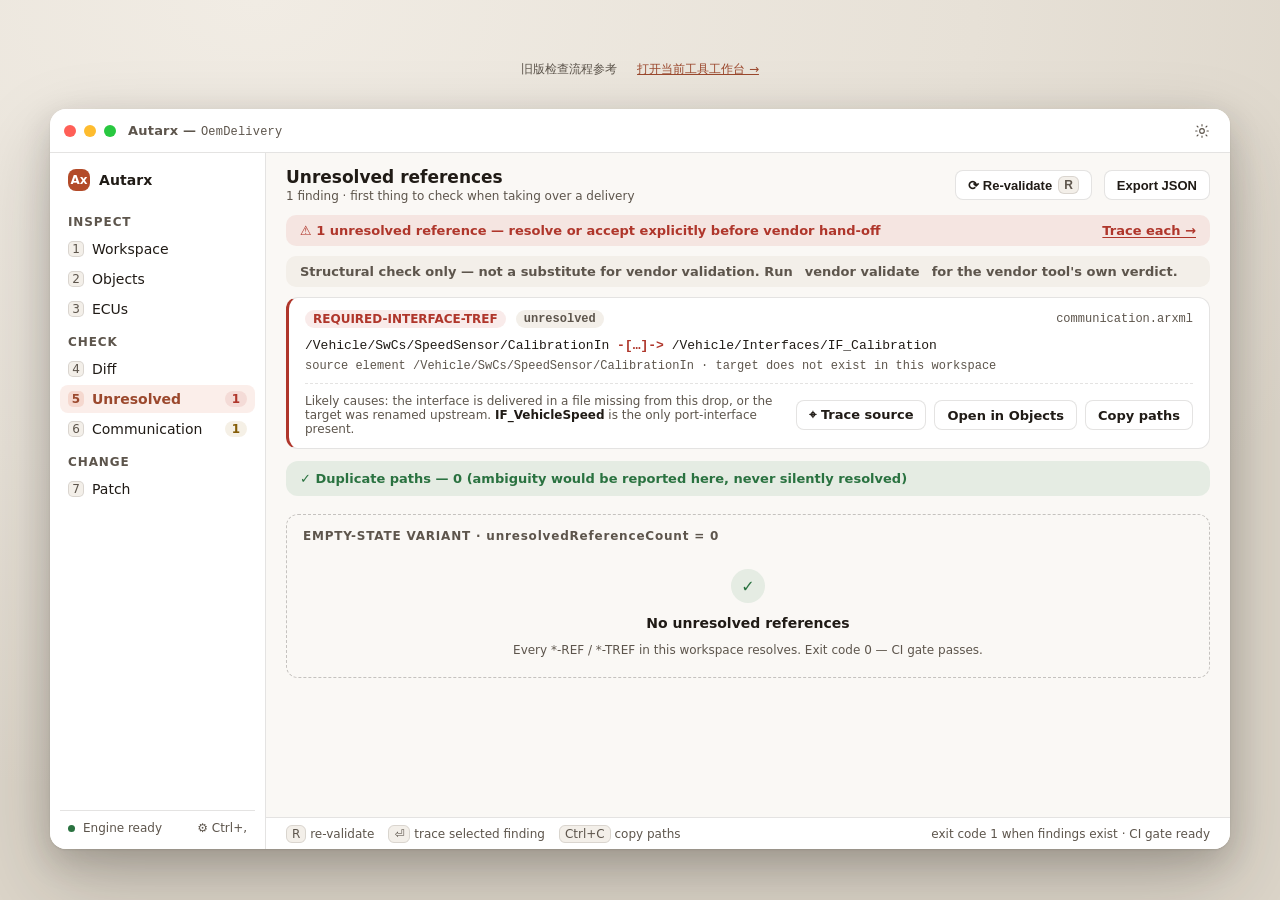
<file: design/prototype/unresolved.html>
<!DOCTYPE html>
<html lang="en">
<head>
<meta charset="UTF-8">
<meta name="viewport" content="width=device-width, initial-scale=1.0">
<title>Autarx — Unresolved 原型（校验结果 + 修复路径）</title>
<link rel="stylesheet" href="shared.css">
<style>
  /* ==== unresolved 页面专属 ==== */
  .fcard { background: var(--surface); border: 1px solid var(--line); border-left: 3px solid var(--danger); border-radius: 12px; padding: 12px 16px; margin-bottom: 10px; }
  .fcard .top { display: flex; align-items: center; gap: 10px; flex-wrap: wrap; }
  .fcard .flow { font-family: var(--mono); font-size: 13px; margin: 8px 0 2px; line-height: 1.6; user-select: text; }
  .fcard .flow .arrow { color: var(--danger); font-weight: 700; }
  .fcard .src { font-family: var(--mono); font-size: 12px; color: var(--mute); user-select: text; }
  .fixrow { display: flex; align-items: center; gap: 8px; margin-top: 10px; padding-top: 10px; border-top: 1px dashed var(--line); }
  .fixrow .hint { font-size: 12px; color: var(--mute); flex: 1; min-width: 0; }
  .fixrow .hint b { color: var(--ink); font-weight: 600; }
  .okrow {
    display: flex; align-items: center; gap: 10px; padding: 10px 14px; border-radius: 12px;
    background: var(--ok-soft); font-size: 13px; font-weight: 600; color: var(--ok);
  }
  .variant { margin-top: 18px; border: 1px dashed var(--line-strong); border-radius: 12px; padding: 14px 16px; }
  .variant .tag { font-size: 12px; font-weight: 700; letter-spacing: .8px; color: var(--mute); margin-bottom: 8px; }
  .clean { display: flex; align-items: center; gap: 12px; justify-content: center; padding: 18px 0 6px; flex-direction: column; }
  .clean .seal { width: 34px; height: 34px; border-radius: 50%; background: var(--ok-soft); color: var(--ok); display: grid; place-items: center; font-size: 16px; }
  .clean .t { font-size: 14px; font-weight: 700; }
  .clean .d { font-size: 12px; color: var(--mute); }
</style>
</head>
<body>
  <div class="window" id="app">
    <div class="titlebar">
      <div class="lights"><i></i><i></i><i></i></div>
      <div class="t">Autarx — <span class="path">OemDelivery</span></div>
      <div class="sp"></div>
      <button class="iconbtn" id="themeBtn" type="button" aria-label="Switch to dark theme" title="Switch to dark theme"><svg viewBox="0 0 24 24" aria-hidden="true"><circle cx="12" cy="12" r="3.5"></circle><path d="M12 2.5v2M12 19.5v2M4.6 4.6 6 6M18 18l1.4 1.4M2.5 12h2M19.5 12h2M4.6 19.4 6 18M18 6l1.4-1.4"></path></svg></button>
    </div>
    <div class="body">
      <aside class="sidebar">
        <div class="brand"><div class="mark">Ax</div><div class="name">Autarx</div></div>
        <div class="sect">INSPECT</div>
        <nav class="nav">
          <div class="item"><span class="kb">1</span>Workspace</div>
          <div class="item"><span class="kb">2</span>Objects</div>
          <div class="item"><span class="kb">3</span>ECUs</div>
        </nav>
        <div class="sect">CHECK</div>
        <nav class="nav">
          <div class="item"><span class="kb">4</span>Diff</div>
          <div class="item active"><span class="kb">5</span>Unresolved<span class="pill">1</span></div>
          <div class="item"><span class="kb">6</span>Communication<span class="pill warn">1</span></div>
        </nav>
        <div class="sect">CHANGE</div>
        <nav class="nav">
          <div class="item"><span class="kb">7</span>Patch</div>
        </nav>
        <div class="foot">
          <span class="dot"></span><span class="st">Engine ready</span>
          <span class="sp"></span><span class="st">⚙ Ctrl+,</span>
        </div>
      </aside>
      <section class="main">
        <div class="head">
          <div>
            <h1>Unresolved references</h1>
            <div class="sub">1 finding · first thing to check when taking over a delivery</div>
          </div>
          <div class="sp"></div>
          <button class="btn">⟳ Re-validate <kbd>R</kbd></button>
          <button class="btn">Export JSON</button>
        </div>
        <div class="banner danger">⚠ 1 unresolved reference — resolve or accept explicitly before vendor hand-off <span class="go">Trace each →</span></div>
        <div class="banner" style="background:var(--raised);color:var(--mute)">Structural check only — not a substitute for vendor validation. Run <b style="margin:0 4px">vendor validate</b> for the vendor tool's own verdict.</div>
        <div class="view">
          <div class="fcard">
            <div class="top">
              <span class="chip danger">REQUIRED-INTERFACE-TREF</span>
              <span class="chip kind">unresolved</span>
              <span class="sp" style="flex:1"></span>
              <span class="src">communication.arxml</span>
            </div>
            <div class="flow">/Vehicle/SwCs/SpeedSensor/CalibrationIn <span class="arrow">-[…]-&gt;</span> /Vehicle/Interfaces/IF_Calibration</div>
            <div class="src">source element /Vehicle/SwCs/SpeedSensor/CalibrationIn · target does not exist in this workspace</div>
            <div class="fixrow">
              <span class="hint">Likely causes: the interface is delivered in a file missing from this drop, or the target was renamed upstream. <b>IF_VehicleSpeed</b> is the only port-interface present.</span>
              <span class="btn">⌖ Trace source</span>
              <span class="btn">Open in Objects</span>
              <span class="btn">Copy paths</span>
            </div>
          </div>
          <div class="okrow" style="margin-top:12px">✓ Duplicate paths — 0 (ambiguity would be reported here, never silently resolved)</div>
          <div class="variant">
            <div class="tag">EMPTY-STATE VARIANT · unresolvedReferenceCount = 0</div>
            <div class="clean">
              <div class="seal">✓</div>
              <div class="t">No unresolved references</div>
              <div class="d">Every *-REF / *-TREF in this workspace resolves. Exit code 0 — CI gate passes.</div>
            </div>
          </div>
        </div>
        <div class="statusbar">
          <span><kbd>R</kbd> re-validate</span>
          <span><kbd>⏎</kbd> trace selected finding</span>
          <span><kbd>Ctrl+C</kbd> copy paths</span>
          <span class="sp"></span>
          <span>exit code 1 when findings exist · CI gate ready</span>
        </div>
      </section>
    </div>
  </div>
  <script>
    const app = document.getElementById('app');
    if (new URLSearchParams(location.search).has('dark')) app.classList.add('dark');
    document.getElementById('themeBtn').addEventListener('click', () => app.classList.toggle('dark'));
  </script>
<script src="prototype-runtime.js"></script>
<script src="prototype-flow.js"></script>
</body>
</html>
</file>
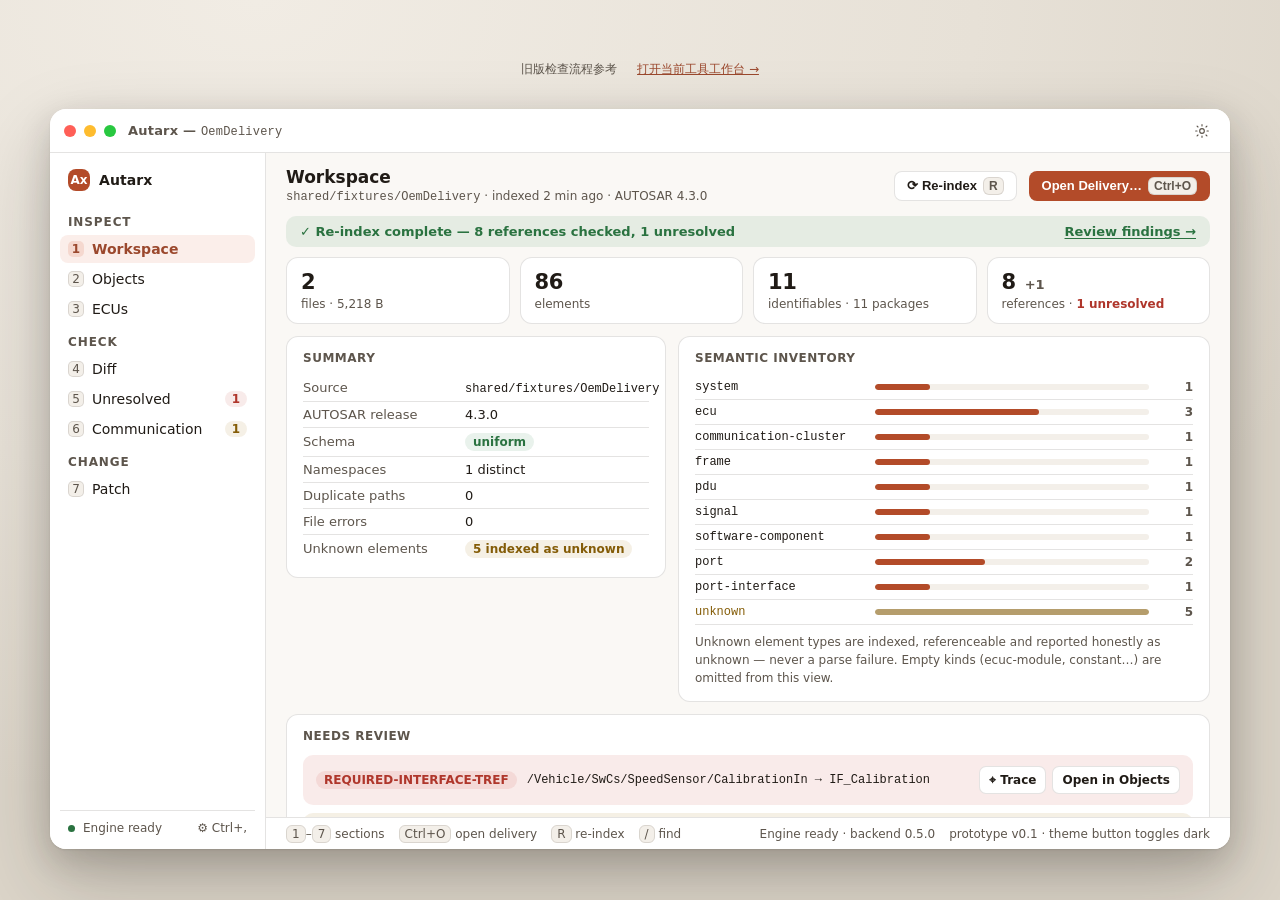
<file: design/prototype/workspace.html>
<!DOCTYPE html>
<html lang="en">
<head>
<meta charset="UTF-8">
<meta name="viewport" content="width=device-width, initial-scale=1.0">
<title>Autarx — Workspace 原型（英雄屏）</title>
<link rel="stylesheet" href="shared.css">
<style>
  /* ==== workspace 页面专属 ==== */
  .grid2 { display: grid; grid-template-columns: minmax(0, 5fr) minmax(0, 7fr); gap: 12px; align-items: start; }
  .health { margin-top: 12px; display: flex; flex-direction: column; gap: 8px; }
  .finding {
    display: flex; align-items: center; gap: 10px; padding: 10px 12px; border-radius: 10px;
    background: var(--danger-soft); border: 1px solid transparent; flex-wrap: wrap;
  }
  .finding .p { font-family: var(--mono); font-size: 12px; min-width: 0; overflow: hidden; text-overflow: ellipsis; white-space: nowrap; }
  .finding .sp { flex: 1; }
  .finding .fix { display: flex; gap: 6px; }
  .fixbtn {
    height: 28px; padding: 0 9px; border-radius: 7px; border: 1px solid var(--line); background: var(--surface);
    font-size: 12px; font-weight: 600; color: var(--ink); display: inline-flex; align-items: center; gap: 4px; white-space: nowrap;
  }
  .kindnote { font-size: 12px; color: var(--mute); margin-top: 8px; line-height: 1.5; }
  .theme-note { font-size: 12px; }
</style>
</head>
<body>
  <div class="window" id="app">
    <div class="titlebar">
      <div class="lights"><i></i><i></i><i></i></div>
      <div class="t">Autarx — <span class="path">OemDelivery</span></div>
      <div class="sp"></div>
      <button class="iconbtn" id="themeBtn" type="button" aria-label="Switch to dark theme" title="Switch to dark theme"><svg viewBox="0 0 24 24" aria-hidden="true"><circle cx="12" cy="12" r="3.5"></circle><path d="M12 2.5v2M12 19.5v2M4.6 4.6 6 6M18 18l1.4 1.4M2.5 12h2M19.5 12h2M4.6 19.4 6 18M18 6l1.4-1.4"></path></svg></button>
    </div>
    <div class="body">
      <aside class="sidebar">
        <div class="brand"><div class="mark">Ax</div><div class="name">Autarx</div></div>
        <div class="sect">INSPECT</div>
        <nav class="nav">
          <div class="item active"><span class="kb">1</span>Workspace</div>
          <div class="item"><span class="kb">2</span>Objects</div>
          <div class="item"><span class="kb">3</span>ECUs</div>
        </nav>
        <div class="sect">CHECK</div>
        <nav class="nav">
          <div class="item"><span class="kb">4</span>Diff</div>
          <div class="item"><span class="kb">5</span>Unresolved<span class="pill">1</span></div>
          <div class="item"><span class="kb">6</span>Communication<span class="pill warn">1</span></div>
        </nav>
        <div class="sect">CHANGE</div>
        <nav class="nav">
          <div class="item"><span class="kb">7</span>Patch</div>
        </nav>
        <div class="foot">
          <span class="dot"></span><span class="st">Engine ready</span>
          <span class="sp"></span><span class="st">⚙ Ctrl+,</span>
        </div>
      </aside>
      <section class="main">
        <div class="head">
          <div>
            <h1>Workspace</h1>
            <div class="sub"><span class="path">shared/fixtures/OemDelivery</span> · indexed 2 min ago · AUTOSAR 4.3.0</div>
          </div>
          <div class="sp"></div>
          <button class="btn">⟳ Re-index <kbd>R</kbd></button>
          <button class="btn primary">Open Delivery… <kbd>Ctrl+O</kbd></button>
        </div>
        <div class="banner ok">✓ Re-index complete — 8 references checked, 1 unresolved <span class="go">Review findings →</span></div>
        <div class="view">
          <div class="stats">
            <div class="stat"><div class="n">2</div><div class="l">files · 5,218 B</div></div>
            <div class="stat"><div class="n">86</div><div class="l">elements</div></div>
            <div class="stat"><div class="n">11</div><div class="l">identifiables · 11 packages</div></div>
            <div class="stat"><div class="n">8 <small>+1</small></div><div class="l">references · <b>1 unresolved</b></div></div>
          </div>
          <div class="grid2">
            <div class="card">
              <h2>Summary</h2>
              <div class="kv"><span class="k">Source</span><span class="v path">shared/fixtures/OemDelivery</span></div>
              <div class="kv"><span class="k">AUTOSAR release</span><span class="v">4.3.0</span></div>
              <div class="kv"><span class="k">Schema</span><span class="v"><span class="chip ok">uniform</span></span></div>
              <div class="kv"><span class="k">Namespaces</span><span class="v">1 distinct</span></div>
              <div class="kv"><span class="k">Duplicate paths</span><span class="v">0</span></div>
              <div class="kv"><span class="k">File errors</span><span class="v">0</span></div>
              <div class="kv"><span class="k">Unknown elements</span><span class="v"><span class="chip warn">5 indexed as unknown</span></span></div>
            </div>
            <div class="card">
              <h2>Semantic inventory</h2>
              <div class="invrow"><span class="k">system</span><span class="bar"><i style="width:20%"></i></span><span class="n">1</span></div>
              <div class="invrow"><span class="k">ecu</span><span class="bar"><i style="width:60%"></i></span><span class="n">3</span></div>
              <div class="invrow"><span class="k">communication-cluster</span><span class="bar"><i style="width:20%"></i></span><span class="n">1</span></div>
              <div class="invrow"><span class="k">frame</span><span class="bar"><i style="width:20%"></i></span><span class="n">1</span></div>
              <div class="invrow"><span class="k">pdu</span><span class="bar"><i style="width:20%"></i></span><span class="n">1</span></div>
              <div class="invrow"><span class="k">signal</span><span class="bar"><i style="width:20%"></i></span><span class="n">1</span></div>
              <div class="invrow"><span class="k">software-component</span><span class="bar"><i style="width:20%"></i></span><span class="n">1</span></div>
              <div class="invrow"><span class="k">port</span><span class="bar"><i style="width:40%"></i></span><span class="n">2</span></div>
              <div class="invrow"><span class="k">port-interface</span><span class="bar"><i style="width:20%"></i></span><span class="n">1</span></div>
              <div class="invrow"><span class="k" style="color:var(--warn)">unknown</span><span class="bar"><i style="width:100%;background:var(--warn);opacity:.55"></i></span><span class="n">5</span></div>
              <div class="kindnote">Unknown element types are indexed, referenceable and reported honestly as unknown — never a parse failure. Empty kinds (ecuc-module, constant…) are omitted from this view.</div>
            </div>
          </div>
          <div class="card" style="margin-top:12px">
            <h2>Needs review</h2>
            <div class="health">
              <div class="finding">
                <span class="chip danger">REQUIRED-INTERFACE-TREF</span>
                <span class="p">/Vehicle/SwCs/SpeedSensor/CalibrationIn → IF_Calibration</span>
                <span class="sp"></span>
                <span class="fix">
                  <span class="fixbtn">⌖ Trace</span>
                  <span class="fixbtn">Open in Objects</span>
                </span>
              </div>
              <div class="finding" style="background:var(--warn-soft)">
                <span class="chip warn">ORPHAN FRAME</span>
                <span class="p">/Vehicle/Frames/Frame_VehicleSpeed — not attached to any cluster</span>
                <span class="sp"></span>
                <span class="fix"><span class="fixbtn">Open in Communication</span></span>
              </div>
            </div>
          </div>
        </div>
        <div class="statusbar">
          <span><kbd>1</kbd>–<kbd>7</kbd> sections</span>
          <span><kbd>Ctrl+O</kbd> open delivery</span>
          <span><kbd>R</kbd> re-index</span>
          <span><kbd>/</kbd> find</span>
          <span class="sp"></span>
          <span>Engine ready · backend 0.5.0</span>
          <span class="theme-note">prototype v0.1 · theme button toggles dark</span>
        </div>
      </section>
    </div>
  </div>
  <script>
    const app = document.getElementById('app');
    if (new URLSearchParams(location.search).has('dark')) app.classList.add('dark');
    document.getElementById('themeBtn').addEventListener('click', () => app.classList.toggle('dark'));
  </script>
<script src="prototype-runtime.js"></script>
<script src="prototype-flow.js"></script>
</body>
</html>
</file>
<file: docs/styles.css>
/*
 * Shared product-site stylesheet — turinglambdaai family design system.
 * Same token skeleton as taskly.jrtx.site; each site overrides the accent
 * variables in a small inline <style> block in its <head>.
 */

:root {
    --bg: #faf7f2;
    --bg-card: #FFFFFF;
    --bg-elevated: #FFFFFF;
    --text: #1F1D1A;
    --text-2: #6B6660;
    --text-3: #8E8880;
    --accent: #C15F3C;
    --accent-hover: #A84E2F;
    --accent-soft: #F7E5DD;
    --accent-tint: rgba(193, 95, 60, 0.08);
    --accent-bright: #E89B7E;
    --border: rgba(31, 29, 26, 0.10);
    --border-strong: rgba(31, 29, 26, 0.16);
    --nav-bg: rgba(250, 247, 242, 0.82);

    --font-sans: -apple-system, BlinkMacSystemFont, "SF Pro Text", "Segoe UI", Roboto, Helvetica, Arial, sans-serif;
    --font-serif: "Newsreader", Georgia, serif;
    --font-mono: ui-monospace, "SF Mono", "Cascadia Code", Menlo, Consolas, monospace;

    --wrapper-width: 1080px;
    --radius-l: 20px;
    --radius-m: 14px;
    --radius-s: 10px;

    --shadow-card: 0 1px 2px rgba(31, 29, 26, 0.04), 0 8px 24px rgba(31, 29, 26, 0.05);
    --shadow-hover: 0 2px 4px rgba(31, 29, 26, 0.05), 0 14px 40px rgba(31, 29, 26, 0.09);
    --shadow-window: 0 30px 70px rgba(31, 29, 26, 0.13), 0 8px 20px rgba(31, 29, 26, 0.06);

    --ease: cubic-bezier(0.2, 0.8, 0.2, 1);
}

/* theme: data-theme is set by the inline head script — from localStorage
   when the user has picked manually, otherwise from the system preference.
   Explicit light overrides exist so a manual choice wins over the OS. */
:root[data-theme="dark"] {
    --bg: #1F1D1A;
    --bg-card: #2B2926;
    --bg-elevated: #2B2926;
    --text: #F0EDE8;
    --text-2: #A8A29A;
    --text-3: #7D786F;
    --accent: #D97A55;
    --accent-hover: #E58A65;
    --accent-soft: rgba(217, 122, 85, 0.16);
    --accent-tint: rgba(217, 122, 85, 0.10);
    --border: rgba(240, 237, 232, 0.12);
    --border-strong: rgba(240, 237, 232, 0.22);
    --nav-bg: rgba(31, 29, 26, 0.82);
    --shadow-card: 0 1px 2px rgba(0, 0, 0, 0.20), 0 8px 24px rgba(0, 0, 0, 0.25);
    --shadow-hover: 0 2px 4px rgba(0, 0, 0, 0.25), 0 14px 40px rgba(0, 0, 0, 0.35);
    --shadow-window: 0 30px 70px rgba(0, 0, 0, 0.45), 0 8px 20px rgba(0, 0, 0, 0.30);
}

:root[data-theme="light"] {
    --bg: #faf7f2;
    --bg-card: #FFFFFF;
    --bg-elevated: #FFFFFF;
    --text: #1F1D1A;
    --text-2: #6B6660;
    --text-3: #8E8880;
    --accent: #C15F3C;
    --accent-hover: #A84E2F;
    --accent-soft: #F7E5DD;
    --accent-tint: rgba(193, 95, 60, 0.08);
    --border: rgba(31, 29, 26, 0.10);
    --border-strong: rgba(31, 29, 26, 0.16);
    --nav-bg: rgba(250, 247, 242, 0.82);
}

* { box-sizing: border-box; margin: 0; padding: 0; }

html { scroll-behavior: smooth; }

body {
    font-family: var(--font-sans);
    background-color: var(--bg);
    color: var(--text);
    line-height: 1.6;
    letter-spacing: -0.011em;
    -webkit-font-smoothing: antialiased;
    -moz-osx-font-smoothing: grayscale;
}

a { text-decoration: none; color: var(--accent); transition: color 0.2s var(--ease); }
ul { list-style: none; }

::selection { background: var(--accent-soft); color: var(--text); }

/* ---------- Navigation ---------- */
.nav-container {
    position: sticky;
    top: 0;
    width: 100%;
    height: 56px;
    background: var(--nav-bg);
    backdrop-filter: saturate(180%) blur(20px);
    -webkit-backdrop-filter: saturate(180%) blur(20px);
    border-bottom: 1px solid var(--border);
    z-index: 9999;
}

.nav-wrapper {
    max-width: var(--wrapper-width);
    margin: 0 auto;
    height: 100%;
    display: flex;
    justify-content: space-between;
    align-items: center;
    padding: 0 24px;
}

.nav-brand {
    display: flex;
    align-items: center;
    gap: 9px;
    font-weight: 600;
    font-size: 21px;
    color: var(--text);
    letter-spacing: -0.02em;
}

.nav-logo { flex-shrink: 0; border-radius: 6px; }

.nav-menu { display: flex; gap: 28px; align-items: center; }

.nav-menu a {
    font-size: 14px;
    color: var(--text-2);
    font-weight: 450;
    transition: color 0.2s;
}
.nav-menu a:hover { color: var(--accent); }

/* Language dropdown */
.lang-dropdown-wrapper { position: relative; }
.lang-btn {
    display: flex;
    align-items: center;
    gap: 6px;
    background: none;
    border: none;
    cursor: pointer;
    font-family: var(--font-sans);
    font-size: 14px;
    color: var(--text-2);
    padding: 6px 10px;
    border-radius: 8px;
    transition: all 0.2s var(--ease);
}
.lang-btn:hover { color: var(--accent); background: var(--accent-tint); }
.lang-menu {
    position: absolute;
    top: calc(100% + 6px);
    right: 0;
    background: var(--bg-card);
    border: 1px solid var(--border);
    border-radius: var(--radius-s);
    box-shadow: var(--shadow-hover);
    padding: 6px;
    min-width: 130px;
    opacity: 0;
    visibility: hidden;
    transform: translateY(-4px);
    transition: all 0.18s var(--ease);
    z-index: 10000;
}
.lang-dropdown-wrapper:hover .lang-menu,
.lang-dropdown-wrapper:focus-within .lang-menu {
    opacity: 1;
    visibility: visible;
    transform: translateY(0);
}
.lang-menu li {
    padding: 7px 12px;
    font-size: 14px;
    color: var(--text);
    border-radius: 6px;
    cursor: pointer;
    transition: background 0.15s;
}
.lang-menu li:hover { background: var(--accent-tint); color: var(--accent); }

.theme-btn {
    display: flex;
    align-items: center;
    justify-content: center;
    width: 32px;
    height: 32px;
    border: 1px solid var(--border);
    background: transparent;
    color: var(--text-2);
    border-radius: 8px;
    font-size: 14px;
    cursor: pointer;
    transition: all 0.2s var(--ease);
}
.theme-btn:hover { color: var(--accent); background: var(--accent-tint); }

/* ---------- Layout ---------- */
.container { max-width: var(--wrapper-width); margin: 0 auto; padding: 0 24px; }
section { padding: 72px 0; }

.eyebrow {
    display: inline-block;
    font-size: 13px;
    font-weight: 550;
    letter-spacing: 0.04em;
    text-transform: uppercase;
    color: var(--accent);
    margin-bottom: 18px;
}

.section-title {
    font-family: var(--font-serif);
    font-size: 42px;
    line-height: 1.12;
    font-weight: 500;
    letter-spacing: -0.015em;
    color: var(--text);
    margin-bottom: 14px;
}
.section-title .accent { color: var(--accent); font-style: italic; }

.section-lead {
    font-size: 18px;
    color: var(--text-2);
    max-width: 640px;
    line-height: 1.65;
}

.text-center { text-align: center; }
.text-center .section-lead { margin: 0 auto; }

/* ---------- Hero ---------- */
.hero { padding: 96px 0 64px; text-align: center; overflow: hidden; }

.hero h1 {
    font-family: var(--font-serif);
    font-size: clamp(38px, 6vw, 62px);
    line-height: 1.08;
    font-weight: 500;
    letter-spacing: -0.02em;
    margin-bottom: 22px;
}
.hero h1 .accent { color: var(--accent); font-style: italic; }
.hero h1 span { display: block; }

.hero .lead {
    font-size: 19px;
    color: var(--text-2);
    max-width: 680px;
    margin: 0 auto 32px;
    line-height: 1.65;
}

.hero-buttons {
    display: flex;
    gap: 14px;
    justify-content: center;
    flex-wrap: wrap;
    margin-bottom: 20px;
}

.btn {
    display: inline-flex;
    align-items: center;
    gap: 8px;
    padding: 12px 26px;
    border-radius: 999px;
    font-size: 16px;
    font-weight: 500;
    transition: all 0.2s var(--ease);
    border: 1px solid transparent;
}
.btn-primary {
    background: var(--accent);
    color: #fff;
    box-shadow: 0 6px 18px var(--accent-soft);
}
.btn-primary:hover {
    background: var(--accent-hover);
    transform: translateY(-1px);
    box-shadow: 0 10px 26px var(--accent-soft);
}
.btn-secondary {
    background: var(--bg-card);
    color: var(--text);
    border: 1px solid var(--border-strong);
    box-shadow: var(--shadow-card);
}
.btn-secondary:hover { color: var(--accent); border-color: var(--accent); }

.hero-visual {
    max-width: 900px;
    margin: 56px auto 0;
    position: relative;
}

/* ---------- Bento feature grid ---------- */
.bento-grid {
    display: grid;
    grid-template-columns: repeat(3, 1fr);
    gap: 18px;
    margin-top: 48px;
}
.bento-card {
    background: var(--bg-card);
    border: 1px solid var(--border);
    border-radius: var(--radius-l);
    padding: 28px;
    transition: all 0.25s var(--ease);
    box-shadow: var(--shadow-card);
}
.bento-card:hover {
    transform: translateY(-3px);
    box-shadow: var(--shadow-hover);
    border-color: var(--accent);
}
.bento-card.span-2 { grid-column: span 2; }
.bento-card h3 {
    font-size: 17px;
    font-weight: 600;
    margin: 14px 0 6px;
    letter-spacing: -0.01em;
}
.bento-card p { font-size: 14.5px; color: var(--text-2); line-height: 1.6; }
.card-icon {
    width: 42px;
    height: 42px;
    border-radius: 11px;
    background: var(--accent-soft);
    color: var(--accent);
    display: flex;
    align-items: center;
    justify-content: center;
}

/* ---------- Code windows (mac-style) ---------- */
.code-window {
    background: #1E1E22;
    border-radius: var(--radius-m);
    box-shadow: var(--shadow-window);
    overflow: hidden;
    text-align: left;
    border: 1px solid rgba(255, 255, 255, 0.07);
}
.window-header {
    display: flex;
    align-items: center;
    padding: 11px 14px;
    background: rgba(255, 255, 255, 0.045);
    border-bottom: 1px solid rgba(255, 255, 255, 0.06);
}
.window-controls { display: flex; gap: 7px; }
.traffic-light { width: 11px; height: 11px; border-radius: 50%; }
.traffic-light.close { background: #FF5F57; }
.traffic-light.minimize { background: #FEBC2E; }
.traffic-light.maximize { background: #28C840; }
.window-title {
    flex: 1;
    text-align: center;
    font-size: 12px;
    color: rgba(255, 255, 255, 0.45);
    font-family: var(--font-mono);
    margin-right: 54px;
}
.code-body {
    padding: 20px 22px;
    font-family: var(--font-mono);
    font-size: 13.5px;
    line-height: 1.75;
    color: rgba(255, 255, 255, 0.86);
    overflow-x: auto;
    white-space: pre;
}
.code-body .prompt { color: var(--accent-bright, #6CB6FF); user-select: none; }
.code-body .cmd { color: #FFFFFF; font-weight: 600; }
.code-body .str { color: #7EE2A8; }
.code-body .flag { color: #FEBC2E; }
.code-body .comment { color: rgba(255, 255, 255, 0.38); }
.code-body .ok { color: #7EE2A8; }
.code-body .kw { color: #C792EA; }
.code-body .dim { color: rgba(255, 255, 255, 0.5); }

/* ---------- Split view (two code panes side by side) ---------- */
.split-view {
    display: grid;
    grid-template-columns: 1fr 1fr;
    gap: 18px;
    margin-top: 48px;
}
.split-pane-label {
    font-size: 13px;
    font-weight: 600;
    color: var(--text-2);
    margin: 26px 0 10px;
    letter-spacing: 0.02em;
    text-transform: uppercase;
}
.split-view .split-pane-label { margin-top: 0; }

/* ---------- Compare table ---------- */
.compare-table-wrap {
    margin-top: 44px;
    overflow-x: auto;
    border-radius: var(--radius-l);
    border: 1px solid var(--border);
    background: var(--bg-card);
    box-shadow: var(--shadow-card);
}
table.compare {
    width: 100%;
    border-collapse: collapse;
    font-size: 14px;
    min-width: 620px;
}
.compare th, .compare td {
    padding: 13px 18px;
    text-align: left;
    border-bottom: 1px solid var(--border);
}
.compare th {
    font-weight: 600;
    background: var(--accent-tint);
    color: var(--text);
    white-space: nowrap;
}
.compare td:first-child { font-weight: 550; color: var(--text-2); white-space: nowrap; }
.compare tr:last-child td { border-bottom: none; }
.compare td { color: var(--text); }
.compare .yes { color: var(--accent); font-weight: 600; }

/* ---------- Download / platform grid ---------- */
.platforms-grid {
    display: grid;
    grid-template-columns: repeat(3, 1fr);
    gap: 18px;
    margin-top: 44px;
}
.platform-card {
    background: var(--bg-card);
    border: 1px solid var(--border);
    border-radius: var(--radius-m);
    padding: 24px;
    text-align: center;
    transition: all 0.2s var(--ease);
    display: block;
    color: var(--text);
    box-shadow: var(--shadow-card);
}
.platform-card:hover {
    transform: translateY(-2px);
    box-shadow: var(--shadow-hover);
    border-color: var(--accent);
    color: var(--text);
}
.platform-icon { font-size: 30px; margin-bottom: 8px; color: var(--text-2); }
.platform-name { font-weight: 600; font-size: 15px; }
.platform-format { font-size: 12.5px; color: var(--text-3); font-family: var(--font-mono); margin-top: 3px; }

.download-cta {
    margin-top: 30px;
    font-size: 14px;
    color: var(--text-2);
}
.version-badge {
    display: inline-flex;
    align-items: center;
    gap: 6px;
    background: var(--bg-card);
    border: 1px solid var(--border);
    padding: 5px 14px;
    border-radius: 999px;
    font-size: 13px;
    color: var(--text-2);
}
.version-badge .ver { color: var(--accent); font-weight: 600; }

/* ---------- Callout ---------- */
.callout {
    margin-top: 36px;
    background: var(--accent-tint);
    border: 1px solid var(--accent-soft);
    border-radius: var(--radius-m);
    padding: 18px 22px;
    font-size: 14.5px;
    color: var(--text-2);
}
.callout strong { color: var(--text); }

/* ---------- Loop diagram (benchpilot) ---------- */
.loop-diagram {
    display: flex;
    align-items: center;
    justify-content: center;
    gap: 10px;
    flex-wrap: wrap;
    margin: 48px 0 8px;
}
.loop-step {
    background: var(--bg-card);
    border: 1px solid var(--border);
    border-radius: 999px;
    padding: 10px 22px;
    font-family: var(--font-mono);
    font-size: 14px;
    font-weight: 600;
    box-shadow: var(--shadow-card);
    color: var(--text);
}
.loop-step.hot {
    border-color: var(--accent);
    color: var(--accent);
    background: var(--accent-tint);
}
.loop-arrow { color: var(--text-3); font-size: 18px; }

/* ---------- Stacked architecture (benchpilot) ---------- */
.arch-stack {
    margin-top: 44px;
    display: flex;
    flex-direction: column;
    align-items: center;
    gap: 10px;
}
.arch-row {
    display: flex;
    gap: 12px;
    justify-content: center;
    flex-wrap: wrap;
}
.arch-node {
    background: var(--bg-card);
    border: 1px solid var(--border);
    border-radius: var(--radius-s);
    padding: 9px 20px;
    font-family: var(--font-mono);
    font-size: 13.5px;
    box-shadow: var(--shadow-card);
    color: var(--text);
}
.arch-node.core {
    border-color: var(--accent);
    background: var(--accent-tint);
    color: var(--accent);
    font-weight: 600;
}
.arch-node.hw { border-style: dashed; color: var(--text-2); }
.arch-connector { color: var(--text-3); font-size: 15px; line-height: 1; }

/* ---------- Mockup: generic app screen ---------- */
.app-window {
    background: var(--bg-elevated);
    border-radius: var(--radius-m);
    box-shadow: var(--shadow-window);
    overflow: hidden;
    text-align: left;
    border: 1px solid var(--border);
}

/* ---------- Footer ---------- */
footer {
    border-top: 1px solid var(--border);
    padding: 40px 0 48px;
    margin-top: 40px;
}
.footer-content {
    max-width: var(--wrapper-width);
    margin: 0 auto;
    padding: 0 24px;
    display: flex;
    justify-content: space-between;
    align-items: center;
    flex-wrap: wrap;
    gap: 16px;
}
.footer-brand {
    display: flex;
    align-items: center;
    gap: 9px;
    font-weight: 600;
    font-size: 16px;
    color: var(--text);
}
.footer-links { display: flex; gap: 22px; }
.footer-links a { font-size: 13.5px; color: var(--text-2); }
.footer-links a:hover { color: var(--accent); }
.footer-note { font-size: 13px; color: var(--text-3); }

/* ---------- Scroll animation ----------
   Hidden-until-revealed only when JS is active (html.js-anim), so content
   stays visible without JavaScript and for crawlers. */
html.js-anim .animate-on-scroll {
    opacity: 0;
    transform: translateY(22px);
    transition: opacity 0.7s var(--ease), transform 0.7s var(--ease);
}
html.js-anim .animate-on-scroll.is-visible { opacity: 1; transform: translateY(0); }

/* ---------- Responsive ---------- */
@media (max-width: 900px) {
    .bento-grid { grid-template-columns: 1fr 1fr; }
    .platforms-grid { grid-template-columns: 1fr; }
    .split-view { grid-template-columns: 1fr; }
    section { padding: 56px 0; }
    .hero { padding: 72px 0 48px; }
}

@media (max-width: 600px) {
    .bento-grid { grid-template-columns: 1fr; }
    .bento-card.span-2 { grid-column: span 1; }
    .section-title { font-size: 32px; }
    .nav-menu { gap: 16px; }
    .nav-menu a.optional { display: none; }
}

/* Small screens: the brand and every action get their own wrapping rows. */
@media (max-width: 600px) {
  .nav-container { height: auto; }
  .nav-wrapper { height: auto; flex-direction: column; align-items: flex-start; gap: 8px; padding: 10px 16px; }
  .nav-menu { width: 100%; min-width: 0; flex-wrap: wrap; gap: 8px 12px; }
  .nav-menu a { font-size: 13px; }
}
</file>
<file: docs/family.css>
/* site-kit v1.0.3 — generated from github.com/turlamai/site-kit; do not edit per-site. */
/* ============================================================
   site-kit family.css — jrtx.site family design system
   Single source of truth: github.com/turlamai/site-kit
   Version stamp is prepended by sync.sh; do not edit per-site.
   ============================================================ */

/* ---------- Tokens ---------- */
:root {
    /* Family accent: one terracotta for the whole family. */
    --kit-accent: #D97757;
    --kit-accent-hover: #C25F3D;
    --kit-accent-strong: #A94E31;
    --kit-accent-soft: rgba(217, 119, 87, 0.12);
    --kit-accent-soft-strong: rgba(217, 119, 87, 0.22);
    --kit-on-accent: #FFFFFF;

    /* Warm neutrals, light theme (html[data-theme="light"] is the default). */
    --kit-bg: #FAF8F5;
    --kit-bg-elevated: #FFFFFF;
    --kit-surface: #F3EFE9;
    --kit-surface-2: #ECE6DD;
    --kit-text: #201B16;
    --kit-text-2: #5D554C;
    --kit-text-3: #8A8177;
    --kit-border: rgba(32, 27, 22, 0.12);
    --kit-border-strong: rgba(32, 27, 22, 0.24);
    --kit-shadow: 0 1px 2px rgba(32, 27, 22, 0.05), 0 8px 24px rgba(32, 27, 22, 0.07);
    --kit-shadow-lift: 0 2px 4px rgba(32, 27, 22, 0.06), 0 16px 40px rgba(32, 27, 22, 0.12);

    --kit-font-display: "Newsreader", "Songti SC", "Noto Serif SC", Georgia, serif;
    --kit-font-sans: "Inter", -apple-system, BlinkMacSystemFont, "Segoe UI",
        "PingFang SC", "Hiragino Sans GB", "Microsoft YaHei", "Noto Sans CJK SC", sans-serif;
    --kit-font-mono: ui-monospace, "SF Mono", "Cascadia Code", "JetBrains Mono",
        Consolas, "Liberation Mono", monospace;

    --kit-radius-s: 8px;
    --kit-radius-m: 12px;
    --kit-radius-l: 16px;
    --kit-nav-height: 60px;
    --kit-content-width: 1080px;
    --kit-prose-width: 720px;
}

html[data-theme="dark"] {
    --kit-accent: #E08A6B;
    --kit-accent-hover: #E89E82;
    --kit-accent-strong: #D97757;
    --kit-accent-soft: rgba(224, 138, 107, 0.14);
    --kit-accent-soft-strong: rgba(224, 138, 107, 0.26);
    --kit-on-accent: #1D120C;

    --kit-bg: #16120F;
    --kit-bg-elevated: #1F1A16;
    --kit-surface: #262019;
    --kit-surface-2: #2E2721;
    --kit-text: #F1ECE5;
    --kit-text-2: #A89F93;
    --kit-text-3: #7A7166;
    --kit-border: rgba(241, 236, 229, 0.13);
    --kit-border-strong: rgba(241, 236, 229, 0.26);
    --kit-shadow: 0 1px 2px rgba(0, 0, 0, 0.4), 0 8px 24px rgba(0, 0, 0, 0.35);
    --kit-shadow-lift: 0 2px 4px rgba(0, 0, 0, 0.4), 0 16px 40px rgba(0, 0, 0, 0.5);
}

/* ---------- Reset & base ---------- */
*, *::before, *::after { box-sizing: border-box; }

/* Component display declarations (kit-btn etc.) beat the UA [hidden] rule;
   language blocks and other hidden content rely on this staying absolute. */
[hidden] { display: none !important; }

html {
    -webkit-text-size-adjust: 100%;
    scroll-behavior: smooth;
    scroll-padding-top: calc(var(--kit-nav-height) + 16px);
}

body {
    margin: 0;
    font-family: var(--kit-font-sans);
    font-size: 16px;
    line-height: 1.65;
    color: var(--kit-text);
    background: var(--kit-bg);
    -webkit-font-smoothing: antialiased;
    text-rendering: optimizeLegibility;
}

/* Family-wide link policy: never the browser-default blue underline.
   Inline links inherit text color and gain an accent underline on hover;
   navigation and button links are styled by their components. */
a {
    color: inherit;
    text-decoration: none;
    transition: color 0.15s ease;
}
a:hover { color: var(--kit-accent); }
.prose a, .kit-rich a {
    color: var(--kit-accent-strong);
    text-decoration: underline;
    text-decoration-color: var(--kit-accent-soft-strong);
    text-underline-offset: 3px;
    text-decoration-thickness: 1.5px;
}
.prose a:hover, .kit-rich a:hover { text-decoration-color: currentColor; }

img, svg, video { max-width: 100%; height: auto; display: block; }

h1, h2, h3, h4 { margin: 0; font-weight: 600; line-height: 1.2; }
p { margin: 0; }

code, pre, kbd {
    font-family: var(--kit-font-mono);
    font-size: 0.92em;
}

pre {
    background: var(--kit-surface);
    border: 1px solid var(--kit-border);
    border-radius: var(--kit-radius-m);
    padding: 16px 20px;
    overflow-x: auto;
    line-height: 1.55;
}
pre code { background: none; padding: 0; font-size: 1em; }
code {
    background: var(--kit-surface);
    border-radius: 5px;
    padding: 0.15em 0.4em;
}

::selection { background: var(--kit-accent-soft-strong); }

:focus-visible {
    outline: 2px solid var(--kit-accent);
    outline-offset: 2px;
    border-radius: 4px;
}

@media (prefers-reduced-motion: reduce) {
    html { scroll-behavior: auto; }
    *, *::before, *::after {
        animation-duration: 0.01ms !important;
        transition-duration: 0.01ms !important;
    }
}

/* ---------- Layout primitives ---------- */
.kit-container {
    width: min(var(--kit-content-width), 100% - 48px);
    margin-inline: auto;
}

.kit-section { padding: 96px 0; }
.kit-section--tight { padding: 64px 0; }
@media (max-width: 720px) {
    .kit-section { padding: 64px 0; }
    .kit-section--tight { padding: 48px 0; }
}

.kit-section--alt {
    background: var(--kit-bg-elevated);
    border-block: 1px solid var(--kit-border);
}

/* Section header: eyebrow + display title + lead */
.kit-kicker {
    display: block;
    font-size: 12.5px;
    font-weight: 600;
    letter-spacing: 0.09em;
    text-transform: uppercase;
    color: var(--kit-accent-strong);
    margin-bottom: 14px;
}
html[data-theme="dark"] .kit-kicker { color: var(--kit-accent); }

.kit-h2 {
    font-family: var(--kit-font-display);
    font-size: clamp(1.9rem, 3.6vw, 2.6rem);
    font-weight: 500;
    letter-spacing: -0.01em;
    line-height: 1.15;
    max-width: 22ch;
}

.kit-lead {
    margin-top: 18px;
    font-size: 17.5px;
    line-height: 1.7;
    color: var(--kit-text-2);
    max-width: 56ch;
}

/* ---------- Navigation ---------- */
.kit-nav {
    position: sticky;
    top: 0;
    z-index: 50;
    height: var(--kit-nav-height);
    background: color-mix(in srgb, var(--kit-bg) 82%, transparent);
    -webkit-backdrop-filter: saturate(1.4) blur(14px);
    backdrop-filter: saturate(1.4) blur(14px);
    border-bottom: 1px solid var(--kit-border);
}
.kit-nav-inner {
    height: 100%;
    display: flex;
    align-items: center;
    gap: 28px;
}
.kit-brand {
    display: flex;
    align-items: center;
    gap: 10px;
    font-weight: 650;
    font-size: 16.5px;
    letter-spacing: -0.01em;
    color: var(--kit-text);
}
.kit-brand:hover { color: var(--kit-text); }
.kit-brand-mark {
    width: 24px;
    height: 24px;
    border-radius: 6px;
    flex: none;
}
.kit-nav-links {
    display: flex;
    align-items: center;
    gap: 22px;
    margin-left: auto;
}
.kit-nav-links a {
    font-size: 14px;
    font-weight: 500;
    color: var(--kit-text-2);
}
.kit-nav-links a:hover { color: var(--kit-text); }

.kit-nav-actions {
    display: flex;
    align-items: center;
    gap: 8px;
    margin-left: 8px;
    padding-left: 20px;
    border-left: 1px solid var(--kit-border);
}

@media (max-width: 760px) {
    .kit-nav-links { display: none; }
    .kit-nav-actions { margin-left: auto; padding-left: 0; border-left: none; }
}

/* Icon buttons in nav (theme toggle, GitHub) */
.kit-icon-btn {
    display: inline-flex;
    align-items: center;
    justify-content: center;
    width: 34px;
    height: 34px;
    border: 1px solid var(--kit-border);
    border-radius: 9px;
    background: transparent;
    color: var(--kit-text-2);
    cursor: pointer;
    transition: color 0.15s ease, border-color 0.15s ease, background 0.15s ease;
}
.kit-icon-btn:hover {
    color: var(--kit-text);
    border-color: var(--kit-border-strong);
    background: var(--kit-surface);
}
.kit-icon-btn svg { width: 17px; height: 17px; }

/* ---------- Language dropdown ---------- */
.kit-lang { position: relative; }
.kit-lang-btn {
    display: inline-flex;
    align-items: center;
    gap: 6px;
    height: 34px;
    padding: 0 12px;
    border: 1px solid var(--kit-border);
    border-radius: 9px;
    background: transparent;
    color: var(--kit-text-2);
    font-family: inherit;
    font-size: 13px;
    font-weight: 500;
    cursor: pointer;
    transition: color 0.15s ease, border-color 0.15s ease, background 0.15s ease;
}
.kit-lang-btn:hover {
    color: var(--kit-text);
    border-color: var(--kit-border-strong);
    background: var(--kit-surface);
}
.kit-lang-btn svg { width: 14px; height: 14px; opacity: 0.7; }

.kit-lang-menu {
    position: absolute;
    top: calc(100% + 6px);
    right: 0;
    min-width: 140px;
    margin: 0;
    padding: 6px;
    list-style: none;
    background: var(--kit-bg-elevated);
    border: 1px solid var(--kit-border);
    border-radius: var(--kit-radius-m);
    box-shadow: var(--kit-shadow-lift);
    display: none;
}
.kit-lang.kit-open .kit-lang-menu { display: block; }
.kit-lang-menu button {
    display: flex;
    align-items: center;
    justify-content: space-between;
    gap: 12px;
    width: 100%;
    padding: 8px 12px;
    border: 0;
    border-radius: 8px;
    background: transparent;
    color: var(--kit-text);
    font-family: inherit;
    font-size: 13.5px;
    cursor: pointer;
}
.kit-lang-menu button:hover { background: var(--kit-surface); }
.kit-lang-menu button[aria-current="true"] { color: var(--kit-accent-strong); font-weight: 600; }
html[data-theme="dark"] .kit-lang-menu button[aria-current="true"] { color: var(--kit-accent); }
.kit-lang-menu button[aria-current="true"]::after { content: "✓"; font-size: 12px; }

/* ---------- Buttons ---------- */
.kit-btn {
    display: inline-flex;
    align-items: center;
    justify-content: center;
    gap: 9px;
    height: 46px;
    padding: 0 22px;
    border-radius: var(--kit-radius-m);
    border: 1px solid transparent;
    font-family: inherit;
    font-size: 15px;
    font-weight: 600;
    letter-spacing: 0.01em;
    cursor: pointer;
    transition: background 0.15s ease, border-color 0.15s ease, color 0.15s ease,
        transform 0.15s ease, box-shadow 0.15s ease;
    white-space: nowrap;
}
.kit-btn svg { width: 17px; height: 17px; }

.kit-btn--primary {
    background: var(--kit-accent);
    color: var(--kit-on-accent);
    box-shadow: 0 1px 2px rgba(0, 0, 0, 0.12), inset 0 1px 0 rgba(255, 255, 255, 0.14);
}
.kit-btn--primary:hover {
    background: var(--kit-accent-hover);
    color: var(--kit-on-accent);
    transform: translateY(-1px);
    box-shadow: 0 4px 14px var(--kit-accent-soft-strong);
}
.kit-btn--primary:active { transform: translateY(0); }

.kit-btn--secondary {
    background: var(--kit-bg-elevated);
    border-color: var(--kit-border-strong);
    color: var(--kit-text);
}
.kit-btn--secondary:hover {
    border-color: var(--kit-accent);
    color: var(--kit-accent-strong);
    transform: translateY(-1px);
}
html[data-theme="dark"] .kit-btn--secondary:hover { color: var(--kit-accent); }

.kit-btn--ghost {
    background: transparent;
    color: var(--kit-accent-strong);
    padding: 0 10px;
    height: 42px;
}
html[data-theme="dark"] .kit-btn--ghost { color: var(--kit-accent); }
.kit-btn--ghost:hover { color: var(--kit-accent-hover); }
.kit-btn--ghost .kit-btn-arrow { transition: transform 0.15s ease; }
.kit-btn--ghost:hover .kit-btn-arrow { transform: translateX(3px); }

.kit-btn-row {
    display: flex;
    align-items: center;
    flex-wrap: wrap;
    gap: 14px;
}

/* ---------- Download split-button + platform menu ---------- */
.kit-dl { position: relative; display: inline-flex; }
.kit-dl .kit-btn--primary { border-top-right-radius: 0; border-bottom-right-radius: 0; }
.kit-dl-caret {
    display: inline-flex;
    align-items: center;
    justify-content: center;
    width: 34px;
    height: 46px;
    margin-left: -1px;
    border: 0;
    border-radius: 0 var(--kit-radius-m) var(--kit-radius-m) 0;
    background: var(--kit-accent);
    color: var(--kit-on-accent);
    cursor: pointer;
    transition: background 0.15s ease;
}
.kit-dl-caret:hover { background: var(--kit-accent-hover); }
.kit-dl-caret svg { width: 14px; height: 14px; }

.kit-dl-menu {
    position: absolute;
    top: calc(100% + 8px);
    left: 0;
    min-width: 280px;
    margin: 0;
    padding: 6px;
    list-style: none;
    background: var(--kit-bg-elevated);
    border: 1px solid var(--kit-border);
    border-radius: var(--kit-radius-l);
    box-shadow: var(--kit-shadow-lift);
    display: none;
    z-index: 40;
}
.kit-dl.kit-open .kit-dl-menu { display: block; }
.kit-dl-menu a {
    display: flex;
    align-items: center;
    gap: 12px;
    padding: 10px 14px;
    border-radius: 10px;
    color: var(--kit-text);
}
.kit-dl-menu a:hover { background: var(--kit-surface); color: var(--kit-text); }
.kit-dl-menu .kit-dl-os { font-weight: 600; font-size: 14px; flex: 1; }
.kit-dl-menu .kit-dl-kind {
    font-size: 11.5px;
    color: var(--kit-text-3);
    font-family: var(--kit-font-mono);
}
.kit-dl-menu .kit-dl-note {
    padding: 8px 14px 6px;
    font-size: 12px;
    color: var(--kit-text-3);
    border-top: 1px solid var(--kit-border);
    margin-top: 6px;
}

/* ---------- Hero ---------- */
.kit-hero {
    padding: 108px 0 88px;
    text-align: center;
    position: relative;
}
@media (max-width: 720px) { .kit-hero { padding: 72px 0 56px; } }

.kit-hero .kit-eyebrow {
    display: inline-flex;
    align-items: center;
    gap: 8px;
    font-size: 13px;
    font-weight: 600;
    letter-spacing: 0.05em;
    color: var(--kit-accent-strong);
    background: var(--kit-accent-soft);
    border: 1px solid var(--kit-accent-soft-strong);
    border-radius: 999px;
    padding: 7px 16px;
    margin-bottom: 28px;
}
html[data-theme="dark"] .kit-hero .kit-eyebrow { color: var(--kit-accent); }

.kit-hero h1 {
    font-family: var(--kit-font-display);
    font-size: clamp(2.7rem, 6.4vw, 4.4rem);
    font-weight: 500;
    letter-spacing: -0.015em;
    line-height: 1.06;
    margin-inline: auto;
    max-width: 18ch;
    text-wrap: balance;
}

.kit-hero .kit-lead {
    margin: 24px auto 0;
    font-size: 18.5px;
    max-width: 58ch;
    text-wrap: pretty;
}

.kit-hero .kit-btn-row { justify-content: center; margin-top: 36px; }

.kit-hero .kit-hero-meta {
    margin-top: 18px;
    font-size: 13.5px;
    color: var(--kit-text-3);
}

/* ---------- Feature grid & cards ---------- */
.kit-grid {
    display: grid;
    grid-template-columns: repeat(auto-fit, minmax(280px, 1fr));
    gap: 18px;
}
.kit-grid--3 { grid-template-columns: repeat(3, 1fr); }
.kit-grid--2 { grid-template-columns: repeat(2, 1fr); }
@media (max-width: 960px) {
    .kit-grid--3, .kit-grid--2 { grid-template-columns: repeat(2, 1fr); }
}
@media (max-width: 640px) {
    .kit-grid--3, .kit-grid--2 { grid-template-columns: 1fr; }
}

.kit-card {
    background: var(--kit-bg-elevated);
    border: 1px solid var(--kit-border);
    border-radius: var(--kit-radius-l);
    padding: 26px 26px 24px;
    transition: box-shadow 0.2s ease, transform 0.2s ease, border-color 0.2s ease;
}
.kit-card:hover {
    box-shadow: var(--kit-shadow);
    transform: translateY(-2px);
    border-color: var(--kit-border-strong);
}
.kit-card h3 {
    font-size: 16.5px;
    font-weight: 650;
    letter-spacing: -0.01em;
    margin-bottom: 8px;
}
.kit-card p {
    font-size: 14.5px;
    line-height: 1.6;
    color: var(--kit-text-2);
}
.kit-card-icon {
    display: inline-flex;
    align-items: center;
    justify-content: center;
    width: 40px;
    height: 40px;
    border-radius: 11px;
    background: var(--kit-accent-soft);
    color: var(--kit-accent-strong);
    margin-bottom: 16px;
}
html[data-theme="dark"] .kit-card-icon { color: var(--kit-accent); }
.kit-card-icon svg { width: 20px; height: 20px; }

/* ---------- Platform chips ---------- */
.kit-platforms {
    display: flex;
    flex-wrap: wrap;
    gap: 12px;
}
.kit-platform-chip {
    display: inline-flex;
    align-items: center;
    gap: 10px;
    padding: 12px 20px;
    border: 1px solid var(--kit-border);
    border-radius: var(--kit-radius-m);
    background: var(--kit-bg-elevated);
    font-size: 14px;
    font-weight: 600;
}
.kit-platform-chip svg { width: 18px; height: 18px; color: var(--kit-text-2); }
.kit-platform-chip small {
    font-weight: 500;
    color: var(--kit-text-3);
    font-size: 12px;
}

/* ---------- Steps ---------- */
.kit-steps {
    display: grid;
    grid-template-columns: repeat(auto-fit, minmax(240px, 1fr));
    gap: 28px;
    counter-reset: kit-step;
}
.kit-step { position: relative; }
.kit-step::before {
    counter-increment: kit-step;
    content: counter(kit-step, decimal-leading-zero);
    font-family: var(--kit-font-display);
    font-size: 30px;
    font-weight: 500;
    color: var(--kit-accent);
    opacity: 0.85;
    display: block;
    margin-bottom: 12px;
}
.kit-step h3 { font-size: 15.5px; font-weight: 650; margin-bottom: 6px; }
.kit-step p { font-size: 14px; color: var(--kit-text-2); line-height: 1.6; }

/* ---------- Footer ---------- */
.kit-footer {
    border-top: 1px solid var(--kit-border);
    background: var(--kit-bg-elevated);
    padding: 56px 0 40px;
    font-size: 14px;
}
.kit-footer-grid {
    display: grid;
    grid-template-columns: 1.4fr 1fr 1fr 1fr;
    gap: 40px;
}
@media (max-width: 820px) { .kit-footer-grid { grid-template-columns: 1fr 1fr; } }
@media (max-width: 520px) { .kit-footer-grid { grid-template-columns: 1fr; } }

.kit-footer .kit-brand { font-size: 15px; }
.kit-footer-tagline {
    margin-top: 12px;
    color: var(--kit-text-2);
    font-size: 13.5px;
    line-height: 1.6;
    max-width: 34ch;
}
.kit-footer h4 {
    font-size: 12px;
    font-weight: 600;
    letter-spacing: 0.08em;
    text-transform: uppercase;
    color: var(--kit-text-3);
    margin-bottom: 14px;
}
.kit-footer ul {
    list-style: none;
    margin: 0;
    padding: 0;
    display: grid;
    gap: 9px;
}
.kit-footer a { color: var(--kit-text-2); font-size: 13.5px; }
.kit-footer a:hover { color: var(--kit-accent); }
.kit-footer-bottom {
    margin-top: 44px;
    padding-top: 22px;
    border-top: 1px solid var(--kit-border);
    display: flex;
    flex-wrap: wrap;
    gap: 16px;
    align-items: center;
    justify-content: space-between;
    color: var(--kit-text-3);
    font-size: 12.5px;
}

/* ---------- Prose (long-form / book pages) ---------- */
.kit-prose {
    max-width: var(--kit-prose-width);
    margin-inline: auto;
    font-size: 16.5px;
}
.kit-prose h1, .kit-prose h2, .kit-prose h3 {
    font-family: var(--kit-font-display);
    font-weight: 500;
    letter-spacing: -0.01em;
    margin: 1.8em 0 0.6em;
}
.kit-prose h1 { font-size: 2.2rem; }
.kit-prose h2 { font-size: 1.7rem; }
.kit-prose h3 { font-size: 1.3rem; }
.kit-prose p, .kit-prose ul, .kit-prose ol { margin: 0 0 1em; color: var(--kit-text); }
.kit-prose li { margin-bottom: 0.4em; }
.kit-prose blockquote {
    margin: 1.4em 0;
    padding: 4px 20px;
    border-left: 3px solid var(--kit-accent);
    color: var(--kit-text-2);
}

/* ---------- Status badge (preview / license line) ---------- */
.kit-badge {
    display: inline-flex;
    align-items: center;
    gap: 7px;
    font-size: 12.5px;
    font-weight: 600;
    letter-spacing: 0.02em;
    padding: 5px 12px;
    border-radius: 999px;
    background: var(--kit-surface);
    border: 1px solid var(--kit-border);
    color: var(--kit-text-2);
}
.kit-badge::before {
    content: "";
    width: 6px;
    height: 6px;
    border-radius: 50%;
    background: var(--kit-accent);
}

/* ---------- Utilities ---------- */
.kit-text-2 { color: var(--kit-text-2); }
.kit-text-3 { color: var(--kit-text-3); }
.kit-mono { font-family: var(--kit-font-mono); }
.kit-hidden { display: none !important; }

/* Accent word inside a split display headline */
.kit-accent-word { color: var(--kit-accent-strong); }
html[data-theme="dark"] .kit-accent-word { color: var(--kit-accent); }

/* Tiny metadata chip (e.g. the framework layer a product is built on) */
.kit-chip {
    display: inline-block;
    font-size: 11px;
    font-weight: 600;
    letter-spacing: 0.02em;
    padding: 2.5px 9px;
    border-radius: 999px;
    background: var(--kit-surface-2);
    color: var(--kit-text-2);
}
</file>
<file: docs/site.css>
/* ============================================================
   Autarx site.css — per-site sections only.
   Shared frame (nav, hero, cards, footer, tokens) lives in
   family.css from site-kit; do not duplicate it here.
   guide.html still uses the legacy styles.css; this file only
   serves the kit homepage.
   ============================================================ */

/* ---------- Status pill (hero) ---------- */
.status-pill {
    display: inline-flex;
    align-items: center;
    gap: 8px;
    padding: 7px 14px;
    margin: 0 0 18px;
    border-radius: 999px;
    border: 1px solid var(--kit-border-strong);
    font-family: var(--kit-font-mono);
    font-size: 12px;
    color: var(--kit-text-2);
}
.status-dot {
    width: 8px;
    height: 8px;
    border-radius: 50%;
    background: #22c55e;
    flex: none;
}

/* ---------- Terminal window (real commands and output) ---------- */
.hero-visual {
    margin-top: 64px;
    display: flex;
    justify-content: center;
}
.code-window {
    width: min(760px, 100%);
    background: #1E1A16;
    border: 1px solid rgba(255, 255, 255, 0.08);
    border-radius: var(--kit-radius-l);
    box-shadow: 0 24px 70px rgba(0, 0, 0, 0.35), 0 2px 8px rgba(0, 0, 0, 0.2);
    text-align: left;
    overflow: hidden;
}
.window-header {
    display: flex;
    align-items: center;
    gap: 12px;
    padding: 13px 18px;
    border-bottom: 1px solid rgba(255, 255, 255, 0.08);
}
.window-controls { display: inline-flex; gap: 7px; }
.traffic-light { width: 11px; height: 11px; border-radius: 50%; display: inline-block; }
.traffic-light.close { background: #FF5F57; }
.traffic-light.minimize { background: #FEBC2E; }
.traffic-light.maximize { background: #28C840; }
.window-title {
    font-family: var(--kit-font-mono);
    font-size: 12px;
    color: rgba(255, 255, 255, 0.55);
}
.code-body {
    padding: 22px 24px;
    white-space: pre-wrap;
    font-family: var(--kit-font-mono);
    font-size: 13px;
    line-height: 1.7;
    color: #D8D2C8;
    overflow-x: auto;
}
.code-body .prompt { color: var(--kit-accent); font-weight: 700; }
.code-body .cmd { color: #FFFFFF; font-weight: 600; }
.code-body .flag { color: #F5A97F; }
.code-body .str { color: #A6D189; }
.code-body .dim { color: rgba(255, 255, 255, 0.45); }

/* ---------- Workflow illustration (concept, not a screenshot) ---------- */
.vs-wrap {
    width: min(var(--kit-content-width), 100% - 48px);
    margin-inline: auto;
}
.vs-intro { text-align: center; max-width: 680px; margin: 0 auto 44px; }
.vs-label {
    display: block;
    font-size: 12.5px;
    font-weight: 600;
    letter-spacing: 0.09em;
    text-transform: uppercase;
    color: var(--kit-accent-strong);
    margin-bottom: 14px;
}
html[data-theme="dark"] .vs-label { color: var(--kit-accent); }
.vs-intro h2 {
    font-family: var(--kit-font-display);
    font-size: clamp(1.9rem, 3.6vw, 2.6rem);
    font-weight: 500;
    letter-spacing: -0.01em;
    line-height: 1.15;
}
.vs-lead {
    margin-top: 14px;
    font-size: 16.5px;
    color: var(--kit-text-2);
    max-width: 62ch;
    margin-inline: auto;
}
.vs-frame {
    background: var(--kit-bg-elevated);
    border: 1px solid var(--kit-border);
    border-radius: var(--kit-radius-l);
    padding: 34px;
    box-shadow: var(--kit-shadow);
}
.vs-art {
    display: grid;
    grid-template-columns: 1fr 1fr;
    gap: 16px;
    align-items: start;
    margin-bottom: 26px;
}
.vs-mini-board {
    background: var(--kit-surface);
    border: 1px solid var(--kit-border);
    border-radius: var(--kit-radius-m);
    padding: 15px;
}
.vs-mini-title {
    font-size: 0.76rem;
    letter-spacing: 0.11em;
    font-weight: 700;
    color: var(--kit-accent-strong);
    margin-bottom: 12px;
}
html[data-theme="dark"] .vs-mini-title { color: var(--kit-accent); }
.vs-mini-task {
    display: flex;
    align-items: center;
    gap: 10px;
    padding: 9px 3px;
    border-top: 1px solid var(--kit-border);
    font-size: 0.9rem;
}
.vs-ring {
    flex: none;
    height: 15px;
    width: 15px;
    border: 2px solid var(--kit-accent-strong);
    border-radius: 50%;
}
html[data-theme="dark"] .vs-ring { border-color: var(--kit-accent); }
.vs-stage {
    display: grid;
    grid-template-columns: repeat(3, 1fr);
    gap: 18px;
}
.vs-step {
    position: relative;
    text-align: center;
    padding: 18px 12px 14px;
    border: 1px dashed var(--kit-border);
    border-radius: var(--kit-radius-m);
    min-height: 132px;
}
.vs-step:not(:last-child)::after {
    content: "→";
    position: absolute;
    right: -19px;
    top: 42%;
    color: var(--kit-text-3);
    font-size: 1.1rem;
}
.vs-glyph {
    display: grid;
    place-items: center;
    width: 46px;
    height: 46px;
    margin: 0 auto 10px;
    border-radius: 14px;
    background: var(--kit-accent-soft);
    color: var(--kit-accent-strong);
    font-size: 1.5rem;
}
html[data-theme="dark"] .vs-glyph { color: var(--kit-accent); }
.vs-step b { display: block; font-size: 15px; margin-bottom: 4px; }
.vs-step small { color: var(--kit-text-2); font-size: 13px; line-height: 1.5; }
.vs-caption {
    margin-top: 22px;
    text-align: center;
    font-size: 12.5px;
    color: var(--kit-text-3);
}
@media (max-width: 700px) {
    .vs-frame { padding: 20px; }
    .vs-art { grid-template-columns: 1fr; }
    .vs-stage { grid-template-columns: 1fr; }
    .vs-step:not(:last-child)::after {
        right: auto;
        left: 50%;
        top: auto;
        bottom: -26px;
        transform: translateX(-50%) rotate(90deg);
    }
}

/* ---------- Platform contract table ---------- */
.support-table {
    width: 100%;
    border-collapse: collapse;
}
.support-table th,
.support-table td {
    text-align: left;
    padding: 13px 14px;
    border-bottom: 1px solid var(--kit-border);
    vertical-align: top;
    font-size: 15px;
}
.support-table th {
    color: var(--kit-text-2);
    font-weight: 600;
    white-space: nowrap;
    width: 110px;
}
.support-table td { color: var(--kit-text); }
@media (max-width: 700px) {
    .support-table th, .support-table td { padding: 10px 8px; font-size: 14px; }
}

/* ---------- Synthetic-delivery note box ---------- */
.app-window {
    max-width: 74ch;
    margin-inline: auto;
    padding: 22px 26px;
    background: var(--kit-surface);
    border: 1px solid var(--kit-border);
    border-radius: var(--kit-radius-m);
}
.app-window p {
    margin: 0;
    font-size: 14px;
    line-height: 1.7;
    color: var(--kit-text-2);
}

/* ---------- Download platform cards ---------- */
.platform-card { text-align: left; }
.platform-icon { font-size: 26px; line-height: 1; margin-bottom: 12px; }
.platform-name { font-size: 16px; font-weight: 650; margin-bottom: 4px; }
.platform-format {
    font-family: var(--kit-font-mono);
    font-size: 12.5px;
    color: var(--kit-text-3);
}

/* ---------- Honest-limits callout ---------- */
.callout {
    padding: 16px 20px;
    border: 1px dashed var(--kit-border-strong);
    border-radius: var(--kit-radius-m);
    background: var(--kit-surface);
    color: var(--kit-text-2);
    font-size: 14.5px;
    line-height: 1.65;
}

/* ---------- Start-section extras ---------- */
.start-links {
    display: flex;
    flex-wrap: wrap;
    gap: 14px;
    margin-top: 34px;
}
.start-links a {
    font-size: 14.5px;
    font-weight: 600;
    color: var(--kit-accent-strong);
}
html[data-theme="dark"] .start-links a { color: var(--kit-accent); }
.start-links a:hover { text-decoration: underline; text-underline-offset: 3px; }
.start-limits a { color: var(--kit-accent-strong); }
html[data-theme="dark"] .start-limits a { color: var(--kit-accent); }

/* ---------- Language-specific links (hrefs differ per language) ---------- */
html:lang(zh-CN) .lang-en { display: none !important; }
html:lang(en) .lang-zh { display: none !important; }

/* ---------- Icon visibility per theme ---------- */
html[data-theme="light"] .kit-icon-moon { display: none; }
html[data-theme="dark"] .kit-icon-sun { display: none; }
</file>
<file: site/styles.css>
/*
 * Shared product-site stylesheet — turinglambdaai family design system.
 * Same token skeleton as taskly.jrtx.site; each site overrides the accent
 * variables in a small inline <style> block in its <head>.
 */

:root {
    --bg: #faf7f2;
    --bg-card: #FFFFFF;
    --bg-elevated: #FFFFFF;
    --text: #1F1D1A;
    --text-2: #6B6660;
    --text-3: #8E8880;
    --accent: #C15F3C;
    --accent-hover: #A84E2F;
    --accent-soft: #F7E5DD;
    --accent-tint: rgba(193, 95, 60, 0.08);
    --accent-bright: #E89B7E;
    --border: rgba(31, 29, 26, 0.10);
    --border-strong: rgba(31, 29, 26, 0.16);
    --nav-bg: rgba(250, 247, 242, 0.82);

    --font-sans: -apple-system, BlinkMacSystemFont, "SF Pro Text", "Segoe UI", Roboto, Helvetica, Arial, sans-serif;
    --font-serif: "Newsreader", Georgia, serif;
    --font-mono: ui-monospace, "SF Mono", "Cascadia Code", Menlo, Consolas, monospace;

    --wrapper-width: 1080px;
    --radius-l: 20px;
    --radius-m: 14px;
    --radius-s: 10px;

    --shadow-card: 0 1px 2px rgba(31, 29, 26, 0.04), 0 8px 24px rgba(31, 29, 26, 0.05);
    --shadow-hover: 0 2px 4px rgba(31, 29, 26, 0.05), 0 14px 40px rgba(31, 29, 26, 0.09);
    --shadow-window: 0 30px 70px rgba(31, 29, 26, 0.13), 0 8px 20px rgba(31, 29, 26, 0.06);

    --ease: cubic-bezier(0.2, 0.8, 0.2, 1);
}

/* theme: data-theme is set by the inline head script — from localStorage
   when the user has picked manually, otherwise from the system preference.
   Explicit light overrides exist so a manual choice wins over the OS. */
:root[data-theme="dark"] {
    --bg: #1F1D1A;
    --bg-card: #2B2926;
    --bg-elevated: #2B2926;
    --text: #F0EDE8;
    --text-2: #A8A29A;
    --text-3: #7D786F;
    --accent: #D97A55;
    --accent-hover: #E58A65;
    --accent-soft: rgba(217, 122, 85, 0.16);
    --accent-tint: rgba(217, 122, 85, 0.10);
    --border: rgba(240, 237, 232, 0.12);
    --border-strong: rgba(240, 237, 232, 0.22);
    --nav-bg: rgba(31, 29, 26, 0.82);
    --shadow-card: 0 1px 2px rgba(0, 0, 0, 0.20), 0 8px 24px rgba(0, 0, 0, 0.25);
    --shadow-hover: 0 2px 4px rgba(0, 0, 0, 0.25), 0 14px 40px rgba(0, 0, 0, 0.35);
    --shadow-window: 0 30px 70px rgba(0, 0, 0, 0.45), 0 8px 20px rgba(0, 0, 0, 0.30);
}

:root[data-theme="light"] {
    --bg: #faf7f2;
    --bg-card: #FFFFFF;
    --bg-elevated: #FFFFFF;
    --text: #1F1D1A;
    --text-2: #6B6660;
    --text-3: #8E8880;
    --accent: #C15F3C;
    --accent-hover: #A84E2F;
    --accent-soft: #F7E5DD;
    --accent-tint: rgba(193, 95, 60, 0.08);
    --border: rgba(31, 29, 26, 0.10);
    --border-strong: rgba(31, 29, 26, 0.16);
    --nav-bg: rgba(250, 247, 242, 0.82);
}

* { box-sizing: border-box; margin: 0; padding: 0; }

html { scroll-behavior: smooth; }

body {
    font-family: var(--font-sans);
    background-color: var(--bg);
    color: var(--text);
    line-height: 1.6;
    letter-spacing: -0.011em;
    -webkit-font-smoothing: antialiased;
    -moz-osx-font-smoothing: grayscale;
}

a { text-decoration: none; color: var(--accent); transition: color 0.2s var(--ease); }
ul { list-style: none; }

::selection { background: var(--accent-soft); color: var(--text); }

/* ---------- Navigation ---------- */
.nav-container {
    position: sticky;
    top: 0;
    width: 100%;
    height: 56px;
    background: var(--nav-bg);
    backdrop-filter: saturate(180%) blur(20px);
    -webkit-backdrop-filter: saturate(180%) blur(20px);
    border-bottom: 1px solid var(--border);
    z-index: 9999;
}

.nav-wrapper {
    max-width: var(--wrapper-width);
    margin: 0 auto;
    height: 100%;
    display: flex;
    justify-content: space-between;
    align-items: center;
    padding: 0 24px;
}

.nav-brand {
    display: flex;
    align-items: center;
    gap: 9px;
    font-weight: 600;
    font-size: 21px;
    color: var(--text);
    letter-spacing: -0.02em;
}

.nav-logo { flex-shrink: 0; border-radius: 6px; }

.nav-menu { display: flex; gap: 28px; align-items: center; }

.nav-menu a {
    font-size: 14px;
    color: var(--text-2);
    font-weight: 450;
    transition: color 0.2s;
}
.nav-menu a:hover { color: var(--accent); }

/* Language dropdown */
.lang-dropdown-wrapper { position: relative; }
.lang-btn {
    display: flex;
    align-items: center;
    gap: 6px;
    background: none;
    border: none;
    cursor: pointer;
    font-family: var(--font-sans);
    font-size: 14px;
    color: var(--text-2);
    padding: 6px 10px;
    border-radius: 8px;
    transition: all 0.2s var(--ease);
}
.lang-btn:hover { color: var(--accent); background: var(--accent-tint); }
.lang-menu {
    position: absolute;
    top: calc(100% + 6px);
    right: 0;
    background: var(--bg-card);
    border: 1px solid var(--border);
    border-radius: var(--radius-s);
    box-shadow: var(--shadow-hover);
    padding: 6px;
    min-width: 130px;
    opacity: 0;
    visibility: hidden;
    transform: translateY(-4px);
    transition: all 0.18s var(--ease);
    z-index: 10000;
}
.lang-dropdown-wrapper:hover .lang-menu,
.lang-dropdown-wrapper:focus-within .lang-menu {
    opacity: 1;
    visibility: visible;
    transform: translateY(0);
}
.lang-menu li {
    padding: 7px 12px;
    font-size: 14px;
    color: var(--text);
    border-radius: 6px;
    cursor: pointer;
    transition: background 0.15s;
}
.lang-menu li:hover { background: var(--accent-tint); color: var(--accent); }

.theme-btn {
    display: flex;
    align-items: center;
    justify-content: center;
    width: 32px;
    height: 32px;
    border: 1px solid var(--border);
    background: transparent;
    color: var(--text-2);
    border-radius: 8px;
    font-size: 14px;
    cursor: pointer;
    transition: all 0.2s var(--ease);
}
.theme-btn:hover { color: var(--accent); background: var(--accent-tint); }

/* ---------- Layout ---------- */
.container { max-width: var(--wrapper-width); margin: 0 auto; padding: 0 24px; }
section { padding: 72px 0; }

.eyebrow {
    display: inline-block;
    font-size: 13px;
    font-weight: 550;
    letter-spacing: 0.04em;
    text-transform: uppercase;
    color: var(--accent);
    margin-bottom: 18px;
}

.section-title {
    font-family: var(--font-serif);
    font-size: 42px;
    line-height: 1.12;
    font-weight: 500;
    letter-spacing: -0.015em;
    color: var(--text);
    margin-bottom: 14px;
}
.section-title .accent { color: var(--accent); font-style: italic; }

.section-lead {
    font-size: 18px;
    color: var(--text-2);
    max-width: 640px;
    line-height: 1.65;
}

.text-center { text-align: center; }
.text-center .section-lead { margin: 0 auto; }

/* ---------- Hero ---------- */
.hero { padding: 96px 0 64px; text-align: center; overflow: hidden; }

.hero h1 {
    font-family: var(--font-serif);
    font-size: clamp(38px, 6vw, 62px);
    line-height: 1.08;
    font-weight: 500;
    letter-spacing: -0.02em;
    margin-bottom: 22px;
}
.hero h1 .accent { color: var(--accent); font-style: italic; }
.hero h1 span { display: block; }

.hero .lead {
    font-size: 19px;
    color: var(--text-2);
    max-width: 680px;
    margin: 0 auto 32px;
    line-height: 1.65;
}

.hero-buttons {
    display: flex;
    gap: 14px;
    justify-content: center;
    flex-wrap: wrap;
    margin-bottom: 20px;
}

.btn {
    display: inline-flex;
    align-items: center;
    gap: 8px;
    padding: 12px 26px;
    border-radius: 999px;
    font-size: 16px;
    font-weight: 500;
    transition: all 0.2s var(--ease);
    border: 1px solid transparent;
}
.btn-primary {
    background: var(--accent);
    color: #fff;
    box-shadow: 0 6px 18px var(--accent-soft);
}
.btn-primary:hover {
    background: var(--accent-hover);
    transform: translateY(-1px);
    box-shadow: 0 10px 26px var(--accent-soft);
}
.btn-secondary {
    background: var(--bg-card);
    color: var(--text);
    border: 1px solid var(--border-strong);
    box-shadow: var(--shadow-card);
}
.btn-secondary:hover { color: var(--accent); border-color: var(--accent); }

.hero-visual {
    max-width: 900px;
    margin: 56px auto 0;
    position: relative;
}

/* ---------- Bento feature grid ---------- */
.bento-grid {
    display: grid;
    grid-template-columns: repeat(3, 1fr);
    gap: 18px;
    margin-top: 48px;
}
.bento-card {
    background: var(--bg-card);
    border: 1px solid var(--border);
    border-radius: var(--radius-l);
    padding: 28px;
    transition: all 0.25s var(--ease);
    box-shadow: var(--shadow-card);
}
.bento-card:hover {
    transform: translateY(-3px);
    box-shadow: var(--shadow-hover);
    border-color: var(--accent);
}
.bento-card.span-2 { grid-column: span 2; }
.bento-card h3 {
    font-size: 17px;
    font-weight: 600;
    margin: 14px 0 6px;
    letter-spacing: -0.01em;
}
.bento-card p { font-size: 14.5px; color: var(--text-2); line-height: 1.6; }
.card-icon {
    width: 42px;
    height: 42px;
    border-radius: 11px;
    background: var(--accent-soft);
    color: var(--accent);
    display: flex;
    align-items: center;
    justify-content: center;
}

/* ---------- Code windows (mac-style) ---------- */
.code-window {
    background: #1E1E22;
    border-radius: var(--radius-m);
    box-shadow: var(--shadow-window);
    overflow: hidden;
    text-align: left;
    border: 1px solid rgba(255, 255, 255, 0.07);
}
.window-header {
    display: flex;
    align-items: center;
    padding: 11px 14px;
    background: rgba(255, 255, 255, 0.045);
    border-bottom: 1px solid rgba(255, 255, 255, 0.06);
}
.window-controls { display: flex; gap: 7px; }
.traffic-light { width: 11px; height: 11px; border-radius: 50%; }
.traffic-light.close { background: #FF5F57; }
.traffic-light.minimize { background: #FEBC2E; }
.traffic-light.maximize { background: #28C840; }
.window-title {
    flex: 1;
    text-align: center;
    font-size: 12px;
    color: rgba(255, 255, 255, 0.45);
    font-family: var(--font-mono);
    margin-right: 54px;
}
.code-body {
    padding: 20px 22px;
    font-family: var(--font-mono);
    font-size: 13.5px;
    line-height: 1.75;
    color: rgba(255, 255, 255, 0.86);
    overflow-x: auto;
    white-space: pre;
}
.code-body .prompt { color: var(--accent-bright, #6CB6FF); user-select: none; }
.code-body .cmd { color: #FFFFFF; font-weight: 600; }
.code-body .str { color: #7EE2A8; }
.code-body .flag { color: #FEBC2E; }
.code-body .comment { color: rgba(255, 255, 255, 0.38); }
.code-body .ok { color: #7EE2A8; }
.code-body .kw { color: #C792EA; }
.code-body .dim { color: rgba(255, 255, 255, 0.5); }

/* ---------- Split view (two code panes side by side) ---------- */
.split-view {
    display: grid;
    grid-template-columns: 1fr 1fr;
    gap: 18px;
    margin-top: 48px;
}
.split-pane-label {
    font-size: 13px;
    font-weight: 600;
    color: var(--text-2);
    margin: 26px 0 10px;
    letter-spacing: 0.02em;
    text-transform: uppercase;
}
.split-view .split-pane-label { margin-top: 0; }

/* ---------- Compare table ---------- */
.compare-table-wrap {
    margin-top: 44px;
    overflow-x: auto;
    border-radius: var(--radius-l);
    border: 1px solid var(--border);
    background: var(--bg-card);
    box-shadow: var(--shadow-card);
}
table.compare {
    width: 100%;
    border-collapse: collapse;
    font-size: 14px;
    min-width: 620px;
}
.compare th, .compare td {
    padding: 13px 18px;
    text-align: left;
    border-bottom: 1px solid var(--border);
}
.compare th {
    font-weight: 600;
    background: var(--accent-tint);
    color: var(--text);
    white-space: nowrap;
}
.compare td:first-child { font-weight: 550; color: var(--text-2); white-space: nowrap; }
.compare tr:last-child td { border-bottom: none; }
.compare td { color: var(--text); }
.compare .yes { color: var(--accent); font-weight: 600; }

/* ---------- Download / platform grid ---------- */
.platforms-grid {
    display: grid;
    grid-template-columns: repeat(3, 1fr);
    gap: 18px;
    margin-top: 44px;
}
.platform-card {
    background: var(--bg-card);
    border: 1px solid var(--border);
    border-radius: var(--radius-m);
    padding: 24px;
    text-align: center;
    transition: all 0.2s var(--ease);
    display: block;
    color: var(--text);
    box-shadow: var(--shadow-card);
}
.platform-card:hover {
    transform: translateY(-2px);
    box-shadow: var(--shadow-hover);
    border-color: var(--accent);
    color: var(--text);
}
.platform-icon { font-size: 30px; margin-bottom: 8px; color: var(--text-2); }
.platform-name { font-weight: 600; font-size: 15px; }
.platform-format { font-size: 12.5px; color: var(--text-3); font-family: var(--font-mono); margin-top: 3px; }

.download-cta {
    margin-top: 30px;
    font-size: 14px;
    color: var(--text-2);
}
.version-badge {
    display: inline-flex;
    align-items: center;
    gap: 6px;
    background: var(--bg-card);
    border: 1px solid var(--border);
    padding: 5px 14px;
    border-radius: 999px;
    font-size: 13px;
    color: var(--text-2);
}
.version-badge .ver { color: var(--accent); font-weight: 600; }

/* ---------- Callout ---------- */
.callout {
    margin-top: 36px;
    background: var(--accent-tint);
    border: 1px solid var(--accent-soft);
    border-radius: var(--radius-m);
    padding: 18px 22px;
    font-size: 14.5px;
    color: var(--text-2);
}
.callout strong { color: var(--text); }

/* ---------- Loop diagram ---------- */
.loop-diagram {
    display: flex;
    align-items: center;
    justify-content: center;
    gap: 10px;
    flex-wrap: wrap;
    margin: 48px 0 8px;
}
.loop-step {
    background: var(--bg-card);
    border: 1px solid var(--border);
    border-radius: 999px;
    padding: 10px 22px;
    font-family: var(--font-mono);
    font-size: 14px;
    font-weight: 600;
    box-shadow: var(--shadow-card);
    color: var(--text);
}
.loop-step.hot {
    border-color: var(--accent);
    color: var(--accent);
    background: var(--accent-tint);
}
.loop-arrow { color: var(--text-3); font-size: 18px; }

/* ---------- Stacked architecture ---------- */
.arch-stack {
    margin-top: 44px;
    display: flex;
    flex-direction: column;
    align-items: center;
    gap: 10px;
}
.arch-row {
    display: flex;
    gap: 12px;
    justify-content: center;
    flex-wrap: wrap;
}
.arch-node {
    background: var(--bg-card);
    border: 1px solid var(--border);
    border-radius: var(--radius-s);
    padding: 9px 20px;
    font-family: var(--font-mono);
    font-size: 13.5px;
    box-shadow: var(--shadow-card);
    color: var(--text);
}
.arch-node.core {
    border-color: var(--accent);
    background: var(--accent-tint);
    color: var(--accent);
    font-weight: 600;
}
.arch-node.hw { border-style: dashed; color: var(--text-2); }
.arch-connector { color: var(--text-3); font-size: 15px; line-height: 1; }

/* ---------- Mockup: generic app screen ---------- */
.app-window {
    background: var(--bg-elevated);
    border-radius: var(--radius-m);
    box-shadow: var(--shadow-window);
    overflow: hidden;
    text-align: left;
    border: 1px solid var(--border);
}

/* ---------- Footer ---------- */
footer {
    border-top: 1px solid var(--border);
    padding: 40px 0 48px;
    margin-top: 40px;
}
.footer-content {
    max-width: var(--wrapper-width);
    margin: 0 auto;
    padding: 0 24px;
    display: flex;
    justify-content: space-between;
    align-items: center;
    flex-wrap: wrap;
    gap: 16px;
}
.footer-brand {
    display: flex;
    align-items: center;
    gap: 9px;
    font-weight: 600;
    font-size: 16px;
    color: var(--text);
}
.footer-links { display: flex; gap: 22px; }
.footer-links a { font-size: 13.5px; color: var(--text-2); }
.footer-links a:hover { color: var(--accent); }
.footer-note { font-size: 13px; color: var(--text-3); }

/* ---------- Scroll animation ----------
   Hidden-until-revealed only when JS is active (html.js-anim), so content
   stays visible without JavaScript and for crawlers. */
html.js-anim .animate-on-scroll {
    opacity: 0;
    transform: translateY(22px);
    transition: opacity 0.7s var(--ease), transform 0.7s var(--ease);
}
html.js-anim .animate-on-scroll.is-visible { opacity: 1; transform: translateY(0); }

/* ---------- Responsive ---------- */
@media (max-width: 900px) {
    .bento-grid { grid-template-columns: 1fr 1fr; }
    .platforms-grid { grid-template-columns: 1fr; }
    .split-view { grid-template-columns: 1fr; }
    section { padding: 56px 0; }
    .hero { padding: 72px 0 48px; }
}

@media (max-width: 600px) {
    .bento-grid { grid-template-columns: 1fr; }
    .bento-card.span-2 { grid-column: span 1; }
    .section-title { font-size: 32px; }
    .nav-menu { gap: 16px; }
    .nav-menu a.optional { display: none; }
}

/* Small screens: the brand and every action get their own wrapping rows. */
@media (max-width: 600px) {
  .nav-container { height: auto; }
  .nav-wrapper { height: auto; flex-direction: column; align-items: flex-start; gap: 8px; padding: 10px 16px; }
  .nav-menu { width: 100%; min-width: 0; flex-wrap: wrap; gap: 8px 12px; }
  .nav-menu a { font-size: 13px; }
}
</file>
<file: site/family.css>
/* site-kit v1.0.4 — generated from github.com/turlamai/site-kit; do not edit per-site. */
/* ============================================================
   site-kit family.css — jrtx.site family design system
   Single source of truth: github.com/turlamai/site-kit
   Version stamp is prepended by sync.sh; do not edit per-site.
   ============================================================ */

/* ---------- Tokens ---------- */
:root {
    /* Family accent: one terracotta for the whole family. */
    --kit-accent: #D97757;
    --kit-accent-hover: #C25F3D;
    --kit-accent-strong: #A94E31;
    --kit-accent-soft: rgba(217, 119, 87, 0.12);
    --kit-accent-soft-strong: rgba(217, 119, 87, 0.22);
    --kit-on-accent: #FFFFFF;

    /* Warm neutrals, light theme (html[data-theme="light"] is the default). */
    --kit-bg: #FAF8F5;
    --kit-bg-elevated: #FFFFFF;
    --kit-surface: #F3EFE9;
    --kit-surface-2: #ECE6DD;
    --kit-text: #201B16;
    --kit-text-2: #5D554C;
    --kit-text-3: #8A8177;
    --kit-border: rgba(32, 27, 22, 0.12);
    --kit-border-strong: rgba(32, 27, 22, 0.24);
    --kit-shadow: 0 1px 2px rgba(32, 27, 22, 0.05), 0 8px 24px rgba(32, 27, 22, 0.07);
    --kit-shadow-lift: 0 2px 4px rgba(32, 27, 22, 0.06), 0 16px 40px rgba(32, 27, 22, 0.12);

    --kit-font-display: "Newsreader", "Songti SC", "Noto Serif SC", Georgia, serif;
    --kit-font-sans: "Inter", -apple-system, BlinkMacSystemFont, "Segoe UI",
        "PingFang SC", "Hiragino Sans GB", "Microsoft YaHei", "Noto Sans CJK SC", sans-serif;
    --kit-font-mono: ui-monospace, "SF Mono", "Cascadia Code", "JetBrains Mono",
        Consolas, "Liberation Mono", monospace;

    --kit-radius-s: 8px;
    --kit-radius-m: 12px;
    --kit-radius-l: 16px;
    --kit-nav-height: 60px;
    --kit-content-width: 1080px;
    --kit-prose-width: 720px;
}

html[data-theme="dark"] {
    --kit-accent: #E08A6B;
    --kit-accent-hover: #E89E82;
    --kit-accent-strong: #D97757;
    --kit-accent-soft: rgba(224, 138, 107, 0.14);
    --kit-accent-soft-strong: rgba(224, 138, 107, 0.26);
    --kit-on-accent: #1D120C;

    --kit-bg: #16120F;
    --kit-bg-elevated: #1F1A16;
    --kit-surface: #262019;
    --kit-surface-2: #2E2721;
    --kit-text: #F1ECE5;
    --kit-text-2: #A89F93;
    --kit-text-3: #7A7166;
    --kit-border: rgba(241, 236, 229, 0.13);
    --kit-border-strong: rgba(241, 236, 229, 0.26);
    --kit-shadow: 0 1px 2px rgba(0, 0, 0, 0.4), 0 8px 24px rgba(0, 0, 0, 0.35);
    --kit-shadow-lift: 0 2px 4px rgba(0, 0, 0, 0.4), 0 16px 40px rgba(0, 0, 0, 0.5);
}

/* ---------- Reset & base ---------- */
*, *::before, *::after { box-sizing: border-box; }

/* Component display declarations (kit-btn etc.) beat the UA [hidden] rule;
   language blocks and other hidden content rely on this staying absolute. */
[hidden] { display: none !important; }

html {
    -webkit-text-size-adjust: 100%;
    scroll-behavior: smooth;
    scroll-padding-top: calc(var(--kit-nav-height) + 16px);
}

body {
    margin: 0;
    font-family: var(--kit-font-sans);
    font-size: 16px;
    line-height: 1.65;
    color: var(--kit-text);
    background: var(--kit-bg);
    -webkit-font-smoothing: antialiased;
    text-rendering: optimizeLegibility;
}

/* Family-wide link policy: never the browser-default blue underline.
   Inline links inherit text color and gain an accent underline on hover;
   navigation and button links are styled by their components. */
a {
    color: inherit;
    text-decoration: none;
    transition: color 0.15s ease;
}
a:hover { color: var(--kit-accent); }
.prose a, .kit-rich a {
    color: var(--kit-accent-strong);
    text-decoration: underline;
    text-decoration-color: var(--kit-accent-soft-strong);
    text-underline-offset: 3px;
    text-decoration-thickness: 1.5px;
}
.prose a:hover, .kit-rich a:hover { text-decoration-color: currentColor; }

img, svg, video { max-width: 100%; height: auto; display: block; }

h1, h2, h3, h4 { margin: 0; font-weight: 600; line-height: 1.2; }
p { margin: 0; }

code, pre, kbd {
    font-family: var(--kit-font-mono);
    font-size: 0.92em;
}

pre {
    background: var(--kit-surface);
    border: 1px solid var(--kit-border);
    border-radius: var(--kit-radius-m);
    padding: 16px 20px;
    overflow-x: auto;
    line-height: 1.55;
}
pre code { background: none; padding: 0; font-size: 1em; }
code {
    background: var(--kit-surface);
    border-radius: 5px;
    padding: 0.15em 0.4em;
}

::selection { background: var(--kit-accent-soft-strong); }

:focus-visible {
    outline: 2px solid var(--kit-accent);
    outline-offset: 2px;
    border-radius: 4px;
}

@media (prefers-reduced-motion: reduce) {
    html { scroll-behavior: auto; }
    *, *::before, *::after {
        animation-duration: 0.01ms !important;
        transition-duration: 0.01ms !important;
    }
}

/* ---------- Layout primitives ---------- */
.kit-container {
    width: min(var(--kit-content-width), 100% - 48px);
    margin-inline: auto;
}

.kit-section { padding: 96px 0; }
.kit-section--tight { padding: 64px 0; }
@media (max-width: 720px) {
    .kit-section { padding: 64px 0; }
    .kit-section--tight { padding: 48px 0; }
}

.kit-section--alt {
    background: var(--kit-bg-elevated);
    border-block: 1px solid var(--kit-border);
}

/* Section header: eyebrow + display title + lead */
.kit-kicker {
    display: block;
    font-size: 12.5px;
    font-weight: 600;
    letter-spacing: 0.09em;
    text-transform: uppercase;
    color: var(--kit-accent-strong);
    margin-bottom: 14px;
}
html[data-theme="dark"] .kit-kicker { color: var(--kit-accent); }

.kit-h2 {
    font-family: var(--kit-font-display);
    font-size: clamp(1.9rem, 3.6vw, 2.6rem);
    font-weight: 500;
    letter-spacing: -0.01em;
    line-height: 1.15;
    max-width: 22ch;
}

.kit-lead {
    margin-top: 18px;
    font-size: 17.5px;
    line-height: 1.7;
    color: var(--kit-text-2);
    max-width: 56ch;
}

/* ---------- Navigation ---------- */
.kit-nav {
    position: sticky;
    top: 0;
    z-index: 50;
    height: var(--kit-nav-height);
    background: color-mix(in srgb, var(--kit-bg) 82%, transparent);
    -webkit-backdrop-filter: saturate(1.4) blur(14px);
    backdrop-filter: saturate(1.4) blur(14px);
    border-bottom: 1px solid var(--kit-border);
}
.kit-nav-inner {
    height: 100%;
    display: flex;
    align-items: center;
    gap: 28px;
}
.kit-brand {
    display: flex;
    align-items: center;
    gap: 10px;
    font-weight: 650;
    font-size: 16.5px;
    letter-spacing: -0.01em;
    color: var(--kit-text);
}
.kit-brand:hover { color: var(--kit-text); }
.kit-brand-mark {
    width: 24px;
    height: 24px;
    border-radius: 6px;
    flex: none;
}
.kit-nav-links {
    display: flex;
    align-items: center;
    gap: 22px;
    margin-left: auto;
}
.kit-nav-links a {
    font-size: 14px;
    font-weight: 500;
    color: var(--kit-text-2);
}
.kit-nav-links a:hover { color: var(--kit-text); }

.kit-nav-actions {
    display: flex;
    align-items: center;
    gap: 8px;
    margin-left: 8px;
    padding-left: 20px;
    border-left: 1px solid var(--kit-border);
}

/* Nav links fold below 860px: the full desktop nav (brand + links + actions)
   does not fit tablet widths, and 760px left a gap where wide navs overflowed. */
@media (max-width: 860px) {
    .kit-nav-links { display: none; }
}
@media (max-width: 760px) {
    .kit-nav-actions { margin-left: auto; padding-left: 0; border-left: none; }
}

/* Icon buttons in nav (theme toggle, GitHub) */
.kit-icon-btn {
    display: inline-flex;
    align-items: center;
    justify-content: center;
    width: 34px;
    height: 34px;
    border: 1px solid var(--kit-border);
    border-radius: 9px;
    background: transparent;
    color: var(--kit-text-2);
    cursor: pointer;
    transition: color 0.15s ease, border-color 0.15s ease, background 0.15s ease;
}
.kit-icon-btn:hover {
    color: var(--kit-text);
    border-color: var(--kit-border-strong);
    background: var(--kit-surface);
}
.kit-icon-btn svg { width: 17px; height: 17px; }

/* ---------- Language dropdown ---------- */
.kit-lang { position: relative; }
.kit-lang-btn {
    display: inline-flex;
    align-items: center;
    gap: 6px;
    height: 34px;
    padding: 0 12px;
    border: 1px solid var(--kit-border);
    border-radius: 9px;
    background: transparent;
    color: var(--kit-text-2);
    font-family: inherit;
    font-size: 13px;
    font-weight: 500;
    cursor: pointer;
    transition: color 0.15s ease, border-color 0.15s ease, background 0.15s ease;
}
.kit-lang-btn:hover {
    color: var(--kit-text);
    border-color: var(--kit-border-strong);
    background: var(--kit-surface);
}
.kit-lang-btn svg { width: 14px; height: 14px; opacity: 0.7; }

.kit-lang-menu {
    position: absolute;
    top: calc(100% + 6px);
    right: 0;
    min-width: 140px;
    margin: 0;
    padding: 6px;
    list-style: none;
    background: var(--kit-bg-elevated);
    border: 1px solid var(--kit-border);
    border-radius: var(--kit-radius-m);
    box-shadow: var(--kit-shadow-lift);
    display: none;
}
.kit-lang.kit-open .kit-lang-menu { display: block; }
.kit-lang-menu button {
    display: flex;
    align-items: center;
    justify-content: space-between;
    gap: 12px;
    width: 100%;
    padding: 8px 12px;
    border: 0;
    border-radius: 8px;
    background: transparent;
    color: var(--kit-text);
    font-family: inherit;
    font-size: 13.5px;
    cursor: pointer;
}
.kit-lang-menu button:hover { background: var(--kit-surface); }
.kit-lang-menu button[aria-current="true"] { color: var(--kit-accent-strong); font-weight: 600; }
html[data-theme="dark"] .kit-lang-menu button[aria-current="true"] { color: var(--kit-accent); }
.kit-lang-menu button[aria-current="true"]::after { content: "✓"; font-size: 12px; }

/* ---------- Buttons ---------- */
.kit-btn {
    display: inline-flex;
    align-items: center;
    justify-content: center;
    gap: 9px;
    height: 46px;
    padding: 0 22px;
    border-radius: var(--kit-radius-m);
    border: 1px solid transparent;
    font-family: inherit;
    font-size: 15px;
    font-weight: 600;
    letter-spacing: 0.01em;
    cursor: pointer;
    transition: background 0.15s ease, border-color 0.15s ease, color 0.15s ease,
        transform 0.15s ease, box-shadow 0.15s ease;
    white-space: nowrap;
}
.kit-btn svg { width: 17px; height: 17px; }

.kit-btn--primary {
    background: var(--kit-accent);
    color: var(--kit-on-accent);
    box-shadow: 0 1px 2px rgba(0, 0, 0, 0.12), inset 0 1px 0 rgba(255, 255, 255, 0.14);
}
.kit-btn--primary:hover {
    background: var(--kit-accent-hover);
    color: var(--kit-on-accent);
    transform: translateY(-1px);
    box-shadow: 0 4px 14px var(--kit-accent-soft-strong);
}
.kit-btn--primary:active { transform: translateY(0); }

.kit-btn--secondary {
    background: var(--kit-bg-elevated);
    border-color: var(--kit-border-strong);
    color: var(--kit-text);
}
.kit-btn--secondary:hover {
    border-color: var(--kit-accent);
    color: var(--kit-accent-strong);
    transform: translateY(-1px);
}
html[data-theme="dark"] .kit-btn--secondary:hover { color: var(--kit-accent); }

.kit-btn--ghost {
    background: transparent;
    color: var(--kit-accent-strong);
    padding: 0 10px;
    height: 42px;
}
html[data-theme="dark"] .kit-btn--ghost { color: var(--kit-accent); }
.kit-btn--ghost:hover { color: var(--kit-accent-hover); }
.kit-btn--ghost .kit-btn-arrow { transition: transform 0.15s ease; }
.kit-btn--ghost:hover .kit-btn-arrow { transform: translateX(3px); }

.kit-btn-row {
    display: flex;
    align-items: center;
    flex-wrap: wrap;
    gap: 14px;
}

/* ---------- Download split-button + platform menu ---------- */
.kit-dl { position: relative; display: inline-flex; }
.kit-dl .kit-btn--primary { border-top-right-radius: 0; border-bottom-right-radius: 0; }
.kit-dl-caret {
    display: inline-flex;
    align-items: center;
    justify-content: center;
    width: 34px;
    height: 46px;
    margin-left: -1px;
    border: 0;
    border-radius: 0 var(--kit-radius-m) var(--kit-radius-m) 0;
    background: var(--kit-accent);
    color: var(--kit-on-accent);
    cursor: pointer;
    transition: background 0.15s ease;
}
.kit-dl-caret:hover { background: var(--kit-accent-hover); }
.kit-dl-caret svg { width: 14px; height: 14px; }

.kit-dl-menu {
    position: absolute;
    top: calc(100% + 8px);
    left: 0;
    min-width: 280px;
    margin: 0;
    padding: 6px;
    list-style: none;
    background: var(--kit-bg-elevated);
    border: 1px solid var(--kit-border);
    border-radius: var(--kit-radius-l);
    box-shadow: var(--kit-shadow-lift);
    display: none;
    z-index: 40;
}
.kit-dl.kit-open .kit-dl-menu { display: block; }
.kit-dl-menu a {
    display: flex;
    align-items: center;
    gap: 12px;
    padding: 10px 14px;
    border-radius: 10px;
    color: var(--kit-text);
}
.kit-dl-menu a:hover { background: var(--kit-surface); color: var(--kit-text); }
.kit-dl-menu .kit-dl-os { font-weight: 600; font-size: 14px; flex: 1; }
.kit-dl-menu .kit-dl-kind {
    font-size: 11.5px;
    color: var(--kit-text-3);
    font-family: var(--kit-font-mono);
}
.kit-dl-menu .kit-dl-note {
    padding: 8px 14px 6px;
    font-size: 12px;
    color: var(--kit-text-3);
    border-top: 1px solid var(--kit-border);
    margin-top: 6px;
}

/* ---------- Hero ---------- */
.kit-hero {
    padding: 108px 0 88px;
    text-align: center;
    position: relative;
}
@media (max-width: 720px) { .kit-hero { padding: 72px 0 56px; } }

.kit-hero .kit-eyebrow {
    display: inline-flex;
    align-items: center;
    gap: 8px;
    font-size: 13px;
    font-weight: 600;
    letter-spacing: 0.05em;
    color: var(--kit-accent-strong);
    background: var(--kit-accent-soft);
    border: 1px solid var(--kit-accent-soft-strong);
    border-radius: 999px;
    padding: 7px 16px;
    margin-bottom: 28px;
}
html[data-theme="dark"] .kit-hero .kit-eyebrow { color: var(--kit-accent); }

.kit-hero h1 {
    font-family: var(--kit-font-display);
    font-size: clamp(2.7rem, 6.4vw, 4.4rem);
    font-weight: 500;
    letter-spacing: -0.015em;
    line-height: 1.06;
    margin-inline: auto;
    max-width: 18ch;
    text-wrap: balance;
}

.kit-hero .kit-lead {
    margin: 24px auto 0;
    font-size: 18.5px;
    max-width: 58ch;
    text-wrap: pretty;
}

.kit-hero .kit-btn-row { justify-content: center; margin-top: 36px; }

.kit-hero .kit-hero-meta {
    margin-top: 18px;
    font-size: 13.5px;
    color: var(--kit-text-3);
}

/* ---------- Feature grid & cards ---------- */
.kit-grid {
    display: grid;
    grid-template-columns: repeat(auto-fit, minmax(280px, 1fr));
    gap: 18px;
}
/* Grid items shrink below their content's min width; wide code blocks
   inside cards scroll instead of stretching the track. */
.kit-grid > * { min-width: 0; }
.kit-grid--3 { grid-template-columns: repeat(3, 1fr); }
.kit-grid--2 { grid-template-columns: repeat(2, 1fr); }
@media (max-width: 960px) {
    .kit-grid--3, .kit-grid--2 { grid-template-columns: repeat(2, 1fr); }
}
@media (max-width: 640px) {
    .kit-grid--3, .kit-grid--2 { grid-template-columns: 1fr; }
}

.kit-card {
    background: var(--kit-bg-elevated);
    border: 1px solid var(--kit-border);
    border-radius: var(--kit-radius-l);
    padding: 26px 26px 24px;
    transition: box-shadow 0.2s ease, transform 0.2s ease, border-color 0.2s ease;
}
.kit-card:hover {
    box-shadow: var(--kit-shadow);
    transform: translateY(-2px);
    border-color: var(--kit-border-strong);
}
.kit-card h3 {
    font-size: 16.5px;
    font-weight: 650;
    letter-spacing: -0.01em;
    margin-bottom: 8px;
}
.kit-card p {
    font-size: 14.5px;
    line-height: 1.6;
    color: var(--kit-text-2);
}
.kit-card-icon {
    display: inline-flex;
    align-items: center;
    justify-content: center;
    width: 40px;
    height: 40px;
    border-radius: 11px;
    background: var(--kit-accent-soft);
    color: var(--kit-accent-strong);
    margin-bottom: 16px;
}
html[data-theme="dark"] .kit-card-icon { color: var(--kit-accent); }
.kit-card-icon svg { width: 20px; height: 20px; }

/* ---------- Platform chips ---------- */
.kit-platforms {
    display: flex;
    flex-wrap: wrap;
    gap: 12px;
}
.kit-platform-chip {
    display: inline-flex;
    align-items: center;
    gap: 10px;
    padding: 12px 20px;
    border: 1px solid var(--kit-border);
    border-radius: var(--kit-radius-m);
    background: var(--kit-bg-elevated);
    font-size: 14px;
    font-weight: 600;
}
.kit-platform-chip svg { width: 18px; height: 18px; color: var(--kit-text-2); }
.kit-platform-chip small {
    font-weight: 500;
    color: var(--kit-text-3);
    font-size: 12px;
}

/* ---------- Steps ---------- */
.kit-steps {
    display: grid;
    grid-template-columns: repeat(auto-fit, minmax(240px, 1fr));
    gap: 28px;
    counter-reset: kit-step;
}
.kit-step { position: relative; }
.kit-step::before {
    counter-increment: kit-step;
    content: counter(kit-step, decimal-leading-zero);
    font-family: var(--kit-font-display);
    font-size: 30px;
    font-weight: 500;
    color: var(--kit-accent);
    opacity: 0.85;
    display: block;
    margin-bottom: 12px;
}
.kit-step h3 { font-size: 15.5px; font-weight: 650; margin-bottom: 6px; }
.kit-step p { font-size: 14px; color: var(--kit-text-2); line-height: 1.6; }

/* ---------- Footer ---------- */
.kit-footer {
    border-top: 1px solid var(--kit-border);
    background: var(--kit-bg-elevated);
    padding: 56px 0 40px;
    font-size: 14px;
}
.kit-footer-grid {
    display: grid;
    grid-template-columns: 1.4fr 1fr 1fr 1fr;
    gap: 40px;
}
@media (max-width: 820px) { .kit-footer-grid { grid-template-columns: 1fr 1fr; } }
@media (max-width: 520px) { .kit-footer-grid { grid-template-columns: 1fr; } }

.kit-footer .kit-brand { font-size: 15px; }
.kit-footer-tagline {
    margin-top: 12px;
    color: var(--kit-text-2);
    font-size: 13.5px;
    line-height: 1.6;
    max-width: 34ch;
}
.kit-footer h4 {
    font-size: 12px;
    font-weight: 600;
    letter-spacing: 0.08em;
    text-transform: uppercase;
    color: var(--kit-text-3);
    margin-bottom: 14px;
}
.kit-footer ul {
    list-style: none;
    margin: 0;
    padding: 0;
    display: grid;
    gap: 9px;
}
.kit-footer a { color: var(--kit-text-2); font-size: 13.5px; }
.kit-footer a:hover { color: var(--kit-accent); }
.kit-footer-bottom {
    margin-top: 44px;
    padding-top: 22px;
    border-top: 1px solid var(--kit-border);
    display: flex;
    flex-wrap: wrap;
    gap: 16px;
    align-items: center;
    justify-content: space-between;
    color: var(--kit-text-3);
    font-size: 12.5px;
}

/* ---------- Prose (long-form / book pages) ---------- */
.kit-prose {
    max-width: var(--kit-prose-width);
    margin-inline: auto;
    font-size: 16.5px;
}
.kit-prose h1, .kit-prose h2, .kit-prose h3 {
    font-family: var(--kit-font-display);
    font-weight: 500;
    letter-spacing: -0.01em;
    margin: 1.8em 0 0.6em;
}
.kit-prose h1 { font-size: 2.2rem; }
.kit-prose h2 { font-size: 1.7rem; }
.kit-prose h3 { font-size: 1.3rem; }
.kit-prose p, .kit-prose ul, .kit-prose ol { margin: 0 0 1em; color: var(--kit-text); }
.kit-prose li { margin-bottom: 0.4em; }
.kit-prose blockquote {
    margin: 1.4em 0;
    padding: 4px 20px;
    border-left: 3px solid var(--kit-accent);
    color: var(--kit-text-2);
}

/* ---------- Status badge (preview / license line) ---------- */
.kit-badge {
    display: inline-flex;
    align-items: center;
    gap: 7px;
    font-size: 12.5px;
    font-weight: 600;
    letter-spacing: 0.02em;
    padding: 5px 12px;
    border-radius: 999px;
    background: var(--kit-surface);
    border: 1px solid var(--kit-border);
    color: var(--kit-text-2);
}
.kit-badge::before {
    content: "";
    width: 6px;
    height: 6px;
    border-radius: 50%;
    background: var(--kit-accent);
}

/* ---------- Utilities ---------- */
.kit-text-2 { color: var(--kit-text-2); }
.kit-text-3 { color: var(--kit-text-3); }
.kit-mono { font-family: var(--kit-font-mono); }
.kit-hidden { display: none !important; }

/* Accent word inside a split display headline */
.kit-accent-word { color: var(--kit-accent-strong); }
html[data-theme="dark"] .kit-accent-word { color: var(--kit-accent); }

/* Tiny metadata chip (e.g. the framework layer a product is built on) */
.kit-chip {
    display: inline-block;
    font-size: 11px;
    font-weight: 600;
    letter-spacing: 0.02em;
    padding: 2.5px 9px;
    border-radius: 999px;
    background: var(--kit-surface-2);
    color: var(--kit-text-2);
}
</file>
<file: site/site.css>
/* ============================================================
   Autarx site.css — per-site sections only.
   Shared frame (nav, hero, cards, footer, tokens) lives in
   family.css from site-kit; do not duplicate it here.
   guide.html still uses the legacy styles.css; this file only
   serves the kit homepage.
   ============================================================ */

/* ---------- Status pill (hero) ---------- */
.status-pill {
    display: inline-flex;
    align-items: center;
    gap: 8px;
    padding: 7px 14px;
    margin: 0 0 18px;
    border-radius: 999px;
    border: 1px solid var(--kit-border-strong);
    font-family: var(--kit-font-mono);
    font-size: 12px;
    color: var(--kit-text-2);
}
.status-dot {
    width: 8px;
    height: 8px;
    border-radius: 50%;
    background: #22c55e;
    flex: none;
}

/* ---------- Terminal window (real commands and output) ---------- */
.hero-visual {
    margin-top: 64px;
    display: flex;
    justify-content: center;
}
.code-window {
    width: min(760px, 100%);
    background: #1E1A16;
    border: 1px solid rgba(255, 255, 255, 0.08);
    border-radius: var(--kit-radius-l);
    box-shadow: 0 24px 70px rgba(0, 0, 0, 0.35), 0 2px 8px rgba(0, 0, 0, 0.2);
    text-align: left;
    overflow: hidden;
}
.window-header {
    display: flex;
    align-items: center;
    gap: 12px;
    padding: 13px 18px;
    border-bottom: 1px solid rgba(255, 255, 255, 0.08);
}
.window-controls { display: inline-flex; gap: 7px; }
.traffic-light { width: 11px; height: 11px; border-radius: 50%; display: inline-block; }
.traffic-light.close { background: #FF5F57; }
.traffic-light.minimize { background: #FEBC2E; }
.traffic-light.maximize { background: #28C840; }
.window-title {
    font-family: var(--kit-font-mono);
    font-size: 12px;
    color: rgba(255, 255, 255, 0.55);
}
.code-body {
    padding: 22px 24px;
    white-space: pre-wrap;
    font-family: var(--kit-font-mono);
    font-size: 13px;
    line-height: 1.7;
    color: #D8D2C8;
    overflow-x: auto;
}
.code-body .prompt { color: var(--kit-accent); font-weight: 700; }
.code-body .cmd { color: #FFFFFF; font-weight: 600; }
.code-body .flag { color: #F5A97F; }
.code-body .str { color: #A6D189; }
.code-body .dim { color: rgba(255, 255, 255, 0.45); }

/* ---------- Workflow illustration (concept, not a screenshot) ---------- */
.vs-wrap {
    width: min(var(--kit-content-width), 100% - 48px);
    margin-inline: auto;
}
.vs-intro { text-align: center; max-width: 680px; margin: 0 auto 44px; }
.vs-label {
    display: block;
    font-size: 12.5px;
    font-weight: 600;
    letter-spacing: 0.09em;
    text-transform: uppercase;
    color: var(--kit-accent-strong);
    margin-bottom: 14px;
}
html[data-theme="dark"] .vs-label { color: var(--kit-accent); }
.vs-intro h2 {
    font-family: var(--kit-font-display);
    font-size: clamp(1.9rem, 3.6vw, 2.6rem);
    font-weight: 500;
    letter-spacing: -0.01em;
    line-height: 1.15;
}
.vs-lead {
    margin-top: 14px;
    font-size: 16.5px;
    color: var(--kit-text-2);
    max-width: 62ch;
    margin-inline: auto;
}
.vs-frame {
    background: var(--kit-bg-elevated);
    border: 1px solid var(--kit-border);
    border-radius: var(--kit-radius-l);
    padding: 34px;
    box-shadow: var(--kit-shadow);
}
.vs-art {
    display: grid;
    grid-template-columns: 1fr 1fr;
    gap: 16px;
    align-items: start;
    margin-bottom: 26px;
}
.vs-mini-board {
    background: var(--kit-surface);
    border: 1px solid var(--kit-border);
    border-radius: var(--kit-radius-m);
    padding: 15px;
}
.vs-mini-title {
    font-size: 0.76rem;
    letter-spacing: 0.11em;
    font-weight: 700;
    color: var(--kit-accent-strong);
    margin-bottom: 12px;
}
html[data-theme="dark"] .vs-mini-title { color: var(--kit-accent); }
.vs-mini-task {
    display: flex;
    align-items: center;
    gap: 10px;
    padding: 9px 3px;
    border-top: 1px solid var(--kit-border);
    font-size: 0.9rem;
}
.vs-ring {
    flex: none;
    height: 15px;
    width: 15px;
    border: 2px solid var(--kit-accent-strong);
    border-radius: 50%;
}
html[data-theme="dark"] .vs-ring { border-color: var(--kit-accent); }
.vs-stage {
    display: grid;
    grid-template-columns: repeat(3, 1fr);
    gap: 18px;
}
.vs-step {
    position: relative;
    text-align: center;
    padding: 18px 12px 14px;
    border: 1px dashed var(--kit-border);
    border-radius: var(--kit-radius-m);
    min-height: 132px;
}
.vs-step:not(:last-child)::after {
    content: "→";
    position: absolute;
    right: -19px;
    top: 42%;
    color: var(--kit-text-3);
    font-size: 1.1rem;
}
.vs-glyph {
    display: grid;
    place-items: center;
    width: 46px;
    height: 46px;
    margin: 0 auto 10px;
    border-radius: 14px;
    background: var(--kit-accent-soft);
    color: var(--kit-accent-strong);
    font-size: 1.5rem;
}
html[data-theme="dark"] .vs-glyph { color: var(--kit-accent); }
.vs-step b { display: block; font-size: 15px; margin-bottom: 4px; }
.vs-step small { color: var(--kit-text-2); font-size: 13px; line-height: 1.5; }
.vs-caption {
    margin-top: 22px;
    text-align: center;
    font-size: 12.5px;
    color: var(--kit-text-3);
}
@media (max-width: 700px) {
    .vs-frame { padding: 20px; }
    .vs-art { grid-template-columns: 1fr; }
    .vs-stage { grid-template-columns: 1fr; }
    .vs-step:not(:last-child)::after {
        right: auto;
        left: 50%;
        top: auto;
        bottom: -26px;
        transform: translateX(-50%) rotate(90deg);
    }
}

/* ---------- Platform contract table ---------- */
.support-table {
    width: 100%;
    border-collapse: collapse;
}
.support-table th,
.support-table td {
    text-align: left;
    padding: 13px 14px;
    border-bottom: 1px solid var(--kit-border);
    vertical-align: top;
    font-size: 15px;
}
.support-table th {
    color: var(--kit-text-2);
    font-weight: 600;
    white-space: nowrap;
    width: 110px;
}
.support-table td { color: var(--kit-text); }
@media (max-width: 700px) {
    .support-table th, .support-table td { padding: 10px 8px; font-size: 14px; }
}

/* ---------- Synthetic-delivery note box ---------- */
.app-window {
    max-width: 74ch;
    margin-inline: auto;
    padding: 22px 26px;
    background: var(--kit-surface);
    border: 1px solid var(--kit-border);
    border-radius: var(--kit-radius-m);
}
.app-window p {
    margin: 0;
    font-size: 14px;
    line-height: 1.7;
    color: var(--kit-text-2);
}

/* ---------- Download platform cards ---------- */
.platform-card { text-align: left; }
.platform-icon { font-size: 26px; line-height: 1; margin-bottom: 12px; }
.platform-name { font-size: 16px; font-weight: 650; margin-bottom: 4px; }
.platform-format {
    font-family: var(--kit-font-mono);
    font-size: 12.5px;
    color: var(--kit-text-3);
}

/* ---------- Honest-limits callout ---------- */
.callout {
    padding: 16px 20px;
    border: 1px dashed var(--kit-border-strong);
    border-radius: var(--kit-radius-m);
    background: var(--kit-surface);
    color: var(--kit-text-2);
    font-size: 14.5px;
    line-height: 1.65;
}

/* ---------- Start-section extras ---------- */
.start-links {
    display: flex;
    flex-wrap: wrap;
    gap: 14px;
    margin-top: 34px;
}
.start-links a {
    font-size: 14.5px;
    font-weight: 600;
    color: var(--kit-accent-strong);
}
html[data-theme="dark"] .start-links a { color: var(--kit-accent); }
.start-links a:hover { text-decoration: underline; text-underline-offset: 3px; }
.start-limits a { color: var(--kit-accent-strong); }
html[data-theme="dark"] .start-limits a { color: var(--kit-accent); }

/* ---------- Language-specific links (hrefs differ per language) ---------- */
html:lang(zh-CN) .lang-en { display: none !important; }
html:lang(en) .lang-zh { display: none !important; }

/* ---------- Icon visibility per theme ---------- */
html[data-theme="light"] .kit-icon-moon { display: none; }
html[data-theme="dark"] .kit-icon-sun { display: none; }
</file>
<file: design/prototype/shared.css>
/* ==== Autarx 原型共享壳层 — tokens 与组件，见 design/DESIGN.md ==== */
/* Tokens extracted from docs/family.css (site-kit v1.0.3); ok/warn/danger derived (see DESIGN.md). */
:root {
  --bg: #faf8f5; --surface: #ffffff; --raised: #f3efe9; --raised-2: #ece6dd;
  --line: rgba(32,27,22,.12); --line-strong: rgba(32,27,22,.24);
  --ink: #201b16; --mute: #5d554c; --faint: #8a8177;
  --accent: #b34b29; --accent-strong: #9b482d; --accent-soft: rgba(217,119,87,.12); --on-accent: #ffffff;
  --ok: #2a7240; --ok-soft: rgba(46,125,70,.10);
  --warn: #845c07; --warn-soft: rgba(154,107,8,.10);
  --danger: #af362b; --danger-soft: rgba(191,59,48,.10);
  --sans: system-ui, -apple-system, "Segoe UI", "PingFang SC", "Hiragino Sans GB", "Microsoft YaHei", "Noto Sans CJK SC", sans-serif;
  --mono: ui-monospace, "SF Mono", "Cascadia Code", Menlo, Consolas, "Liberation Mono", "Noto Sans Mono CJK SC", "Noto Sans CJK SC", "Microsoft YaHei", monospace;
}
/* Same dark token set for both theme mechanisms: the `.dark` class (legacy shell, on #app)
   and the `data-theme` attribute (workbench entry, on the root element). */
.dark, [data-theme="dark"] {
  color-scheme: dark;
  --bg: #16120f; --surface: #1f1a16; --raised: #262019; --raised-2: #2e2721;
  --line: rgba(241,236,229,.13); --line-strong: rgba(241,236,229,.26);
  --ink: #f1ece5; --mute: #a89f93; --faint: #7a7166;
  --accent: #e08a6b; --accent-strong: #e8ab97; --accent-soft: rgba(224,138,107,.14); --on-accent: #1d120c;
  --ok: #7dce9c; --ok-soft: rgba(125,206,156,.14);
  --warn: #e3b25e; --warn-soft: rgba(227,178,94,.13);
  --danger: #f39087; --danger-soft: rgba(242,133,123,.14);
}
* { box-sizing: border-box; margin: 0; padding: 0; }
body {
  min-height: 100vh; display: grid; place-items: center; padding: 40px 24px;
  background: radial-gradient(1200px 800px at 20% 0%, #f1ece4, #e7e1d7 60%, #dcd5c9);
  font-family: var(--sans); -webkit-font-smoothing: antialiased; color: var(--ink);
}
.window {
  position: relative;
  width: 1180px; max-width: 100%; height: 740px; min-height: 520px; max-height: calc(100vh - 116px); border-radius: 16px; overflow: hidden;
  display: flex; flex-direction: column;
  background: var(--bg); color: var(--ink);
  box-shadow: 0 1px 2px rgba(32,27,22,.10), 0 12px 32px rgba(32,27,22,.18), 0 32px 80px rgba(32,27,22,.22);
  transition: background .14s cubic-bezier(.2,.8,.2,1), color .14s cubic-bezier(.2,.8,.2,1);
}
.window.dark { box-shadow: 0 1px 2px rgba(0,0,0,.4), 0 12px 32px rgba(0,0,0,.45), 0 32px 80px rgba(0,0,0,.5); }
.titlebar {
  height: 44px; flex: none; display: flex; align-items: center; gap: 12px; padding: 0 14px;
  background: var(--surface); border-bottom: 1px solid var(--line);
}
.lights { display: flex; gap: 8px; }
.lights i { width: 12px; height: 12px; border-radius: 50%; }
.lights i:nth-child(1) { background: #ff5f57; } .lights i:nth-child(2) { background: #febc2e; } .lights i:nth-child(3) { background: #28c840; }
.titlebar .t { font-size: 13px; font-weight: 600; color: var(--mute); letter-spacing: .2px; }
.titlebar .t .path { font-family: var(--mono); font-weight: 500; font-size: 12px; }
.titlebar .sp { flex: 1; }
.iconbtn {
  width: 28px; height: 28px; border-radius: 8px; border: 1px solid transparent; background: transparent;
  color: var(--mute); display: grid; place-items: center; cursor: pointer; font-size: 13px;
  transition: background .14s cubic-bezier(.2,.8,.2,1), color .14s cubic-bezier(.2,.8,.2,1);
}
.iconbtn:hover { background: var(--raised); color: var(--ink); }
/* Line icon rendered by the shared prototype script; the icon is the active theme. */
.iconbtn svg { width: 16px; height: 16px; fill: none; stroke: currentColor; stroke-width: 1.7; stroke-linecap: round; stroke-linejoin: round; }
.body { flex: 1; display: flex; min-height: 0; }
.sidebar {
  width: 216px; flex: none; display: flex; flex-direction: column;
  background: var(--surface); border-right: 1px solid var(--line); padding: 12px 10px;
}
.brand { display: flex; align-items: center; gap: 9px; padding: 4px 8px 12px; }
.brand .mark {
  width: 22px; height: 22px; border-radius: 8px; background: var(--accent);
  display: grid; place-items: center; color: var(--on-accent); font-size: 12px; font-weight: 700;
}
.brand .name { font-size: 14px; font-weight: 700; letter-spacing: .1px; }
.sect { font-size: 12px; font-weight: 700; letter-spacing: .9px; color: var(--mute); padding: 12px 8px 6px; }
.nav { display: flex; flex-direction: column; gap: 2px; }
.item {
  display: flex; align-items: center; gap: 8px; padding: 6px 8px; border-radius: 8px;
  font-size: 14px; color: var(--ink); cursor: default; user-select: none; transition: background .14s cubic-bezier(.2,.8,.2,1);
}
.item:hover { background: var(--raised); }
.item .kb {
  width: 16px; height: 16px; border-radius: 5px; display: grid; place-items: center; flex: none;
  font-size: 12px; color: var(--mute); background: var(--raised); border: 1px solid var(--line);
}
.item.active { background: var(--accent-soft); font-weight: 600; color: var(--accent-strong); }
.dark .item.active { color: var(--accent); }
.item.active .kb { color: var(--accent-strong); border-color: transparent; background: rgba(217,119,87,.18); }
.dark .item.active .kb { color: var(--accent-strong); background: rgba(224,138,107,.20); }
.item .pill {
  margin-left: auto; font-size: 12px; font-weight: 700; color: var(--danger);
  background: var(--danger-soft); border-radius: 99px; padding: 1px 7px;
}
.item .pill.warn { color: var(--warn); background: var(--warn-soft); }
.sidebar .foot { margin-top: auto; display: flex; align-items: center; gap: 8px; padding: 10px 8px 2px; border-top: 1px solid var(--line); }
.dot { width: 7px; height: 7px; border-radius: 50%; background: var(--ok); }
.foot .st { font-size: 12px; color: var(--mute); }
.foot .sp { flex: 1; }
.main { flex: 1; display: flex; flex-direction: column; min-width: 0; }
.head { flex: none; display: flex; align-items: center; gap: 12px; padding: 14px 20px 12px; }
.head h1 { font-size: 17px; font-weight: 700; }
.head .sub { font-size: 12px; color: var(--mute); margin-top: 2px; }
.head .sub .path { font-family: var(--mono); font-size: 12px; }
.head .sp { flex: 1; }
.btn {
  height: 30px; display: inline-flex; align-items: center; gap: 6px; padding: 0 12px; border-radius: 8px;
  font-size: 13px; font-weight: 600; border: 1px solid var(--line); background: var(--surface); color: var(--ink);
  cursor: default; white-space: nowrap; transition: background .14s cubic-bezier(.2,.8,.2,1);
}
.btn:hover { background: var(--raised); }
.btn.primary { background: var(--accent); border-color: transparent; color: var(--on-accent); }
.btn.primary:hover { background: var(--accent-strong); }
.btn.danger { background: var(--danger); border-color: transparent; color: #fff; }
.dark .btn.danger { color: #1d0a08; }
.btn.quiet { border-color: transparent; background: transparent; color: var(--mute); }
.btn.quiet:hover { background: var(--raised); color: var(--ink); }
.view { flex: 1; overflow-y: auto; padding: 0 20px 14px; }
.statusbar {
  flex: none; height: 32px; display: flex; align-items: center; gap: 14px; padding: 0 20px;
  border-top: 1px solid var(--line); background: var(--surface); font-size: 12px; color: var(--mute);
}
.statusbar .sp { flex: 1; }
kbd {
  font-family: inherit; font-size: 12px; color: var(--mute);
  background: var(--raised); border: 1px solid var(--line); border-radius: 6px; padding: 1px 5px;
}
/* ==== 内容组件：路径 / chip / 卡片 ==== */
.mono { font-family: var(--mono); font-size: 12px; }
.card { background: var(--surface); border: 1px solid var(--line); border-radius: 12px; padding: 14px 16px; }
.card h2 { font-size: 12px; font-weight: 700; letter-spacing: .5px; color: var(--mute); text-transform: uppercase; margin-bottom: 10px; }
.chip {
  display: inline-flex; align-items: center; gap: 5px; font-size: 12px; font-weight: 700;
  padding: 2px 8px; border-radius: 99px; background: var(--raised); color: var(--mute); white-space: nowrap;
}
.chip.kind { font-family: var(--mono); font-weight: 600; letter-spacing: 0; }
.chip.ok { background: var(--ok-soft); color: var(--ok); }
.chip.warn { background: var(--warn-soft); color: var(--warn); }
.chip.danger { background: var(--danger-soft); color: var(--danger); }
.chip.accent { background: var(--accent-soft); color: var(--accent-strong); }
.dark .chip.accent { color: var(--accent); }
.banner {
  flex: none; margin: 0 20px 10px; padding: 8px 14px; border-radius: 10px;
  font-size: 13px; font-weight: 600; display: flex; align-items: center; gap: 8px;
}
.banner .go { margin-left: auto; text-decoration: underline; text-underline-offset: 2px; font-weight: 600; cursor: pointer; }
.banner.ok { background: var(--ok-soft); color: var(--ok); }
.banner.warn { background: var(--warn-soft); color: var(--warn); }
.banner.danger { background: var(--danger-soft); color: var(--danger); }
.banner.accent { background: var(--accent-soft); color: var(--accent-strong); }
.dark .banner.accent { color: var(--accent); }
/* 概览统计卡 */
.stats { display: grid; grid-template-columns: repeat(4, minmax(0, 1fr)); gap: 10px; margin-bottom: 12px; }
.stat { background: var(--surface); border: 1px solid var(--line); border-radius: 12px; padding: 12px 14px; }
.stat .n { font-size: 21px; font-weight: 700; font-variant-numeric: tabular-nums; letter-spacing: -.3px; }
.stat .n small { font-size: 13px; font-weight: 600; color: var(--mute); margin-left: 2px; }
.stat .l { font-size: 12px; color: var(--mute); margin-top: 3px; }
.stat .l b { color: var(--danger); font-weight: 700; }
/* 语义清单行 */
.invrow { display: flex; align-items: center; gap: 10px; padding: 5px 0; border-bottom: 1px solid var(--line); font-size: 13px; }
.invrow:last-child { border-bottom: none; }
.invrow .k { width: 170px; flex: none; font-family: var(--mono); font-size: 12px; color: var(--ink); }
.invrow .bar { flex: 1; height: 6px; border-radius: 99px; background: var(--raised); overflow: hidden; }
.invrow .bar i { display: block; height: 100%; border-radius: 99px; background: var(--accent); }
.invrow .n { width: 34px; flex: none; text-align: right; font-variant-numeric: tabular-nums; color: var(--mute); font-weight: 600; font-size: 12px; }
/* 键值摘要行 */
.kv { display: flex; align-items: baseline; gap: 12px; padding: 5px 0; border-bottom: 1px solid var(--line); font-size: 13px; }
.kv:last-child { border-bottom: none; }
.kv .k { width: 150px; flex: none; color: var(--mute); font-size: 13px; }
.kv .v { flex: 1; font-variant-numeric: tabular-nums; }
.kv .v.path { font-family: var(--mono); font-size: 12px; user-select: text; }
/* 查找/引用行 */
.refrow { display: flex; align-items: center; gap: 10px; padding: 8px 10px; border-radius: 8px; font-size: 13px; }
.refrow:hover { background: var(--raised); }
.refrow .arrow { color: var(--faint); flex: none; }
.refrow .p { font-family: var(--mono); font-size: 12px; min-width: 0; overflow: hidden; text-overflow: ellipsis; white-space: nowrap; }
.refrow .sp { flex: 1; }
.srcline { color: var(--mute); font-size: 12px; }
/* ==== Family baseline: visible focus and reduced motion ==== */
:focus-visible { outline: 2px solid var(--accent-strong); outline-offset: 2px; }
@media (prefers-reduced-motion: reduce) {
  *, *::before, *::after {
    animation-duration: 0.01ms !important;
    animation-iteration-count: 1 !important;
    transition-duration: 0.01ms !important;
    scroll-behavior: auto !important;
  }
}
/* ==== Workbench entry (tools.html + workbench.js) ====
   Scoped under body[data-entry] so the legacy shell rules above keep applying unchanged to the
   six reference pages. Restores the stylesheet the workbench markup lost when its script moved to
   workbench.js (the pre-extraction inline stylesheet of tools.html), mapped onto the shared tokens. */
body[data-entry] { display: block; min-height: 100vh; padding: 0; background: var(--bg); font-size: 16px; line-height: 1.6; }
body[data-entry] [hidden] { display: none !important; }
body[data-entry] .shell { display: grid; grid-template-columns: 232px minmax(0, 1fr); min-height: 100vh; }
body[data-entry] .sidebar { width: auto; padding: 32px 16px; gap: 32px; }
body[data-entry] .brand { gap: 12px; padding: 0 12px; font-size: 22px; font-weight: 700; letter-spacing: -.5px; }
body[data-entry] .brand .mark { width: auto; height: auto; padding: 4px 8px; font-size: 14px; }
body[data-entry] .navlabel { font-size: 12px; font-weight: 700; letter-spacing: 1.5px; color: var(--mute); padding: 0 12px 12px; }
body[data-entry] nav { display: grid; gap: 4px; }
body[data-entry] .mobile-navigation { display: none; }
body[data-entry] .mobile-navigation label { font-size: 13px; font-weight: 600; }
body[data-entry] .sidefoot { margin-top: auto; padding: 16px 12px 0; border-top: 1px solid var(--line); font-size: 13px; display: grid; gap: 12px; }
body[data-entry] .main { display: block; flex: none; min-width: 0; }
body[data-entry] .topbar { padding: 16px 32px; border-bottom: 1px solid var(--line); background: var(--surface); justify-content: space-between; }
body[data-entry] .content { max-width: 1440px; margin: auto; padding: 40px 40px 24px; }
body[data-entry] h1 { font-size: 32px; font-weight: 700; letter-spacing: -1px; line-height: 1.25; }
body[data-entry] h2 { font-size: 20px; font-weight: 700; line-height: 1.4; }
body[data-entry] h3 { font-size: 16px; font-weight: 700; }
body[data-entry] small, body[data-entry] .small { font-size: 13px; }
body[data-entry] code, body[data-entry] pre, body[data-entry] .mono { font-family: var(--mono); font-size: 13px; overflow-wrap: anywhere; }
body[data-entry] pre { white-space: pre-wrap; line-height: 1.7; }
body[data-entry] a { color: var(--accent-strong); }
body[data-entry] button, body[data-entry] input, body[data-entry] select, body[data-entry] textarea { font: inherit; color: inherit; touch-action: manipulation; }
body[data-entry] button { cursor: pointer; border: 1px solid var(--line); border-radius: 8px; padding: 8px 16px; background: var(--surface); font-weight: 600; transition: background .18s ease-out; }
body[data-entry] button:hover { background: var(--raised); }
body[data-entry] button.primary { background: var(--accent); border-color: transparent; color: var(--on-accent); }
body[data-entry] button.primary:hover { background: var(--accent-strong); }
body[data-entry] button:disabled { cursor: not-allowed; opacity: .55; }
body[data-entry] nav button { border: 0; background: transparent; text-align: left; font-size: 14px; font-weight: 500; display: flex; gap: 12px; align-items: center; padding: 12px; }
body[data-entry] nav button[aria-current="page"] { color: var(--accent-strong); background: var(--accent-soft); font-weight: 700; }
/* Dark theme keeps 4.5:1 on the accent tint with the lighter accent, as the legacy `.dark .item.active` does. */
[data-theme="dark"] body[data-entry] nav button[aria-current="page"] { color: var(--accent); }
body[data-entry] .navnum { font-family: var(--mono); font-size: 12px; color: var(--mute); }
body[data-entry] .topbar button { font-size: 13px; padding: 4px 12px; }
body[data-entry] input, body[data-entry] select, body[data-entry] textarea { width: 100%; border: 1px solid var(--line-strong); background: var(--surface); border-radius: 8px; padding: 10px 12px; min-width: 0; }
body[data-entry] .muted { color: var(--mute); }
body[data-entry] .od-row { display: flex; align-items: center; gap: 8px; }
body[data-entry] .od-cluster { display: flex; flex-wrap: wrap; align-items: center; gap: 8px; }
body[data-entry] .od-stat, body[data-entry] .od-field { display: grid; gap: 2px; }
body[data-entry] .od-row > *, body[data-entry] .od-cluster > *, body[data-entry] .od-stat > *, body[data-entry] .od-field > * { min-width: 0; }
body[data-entry] .od-stat > *, body[data-entry] .od-field > * { display: block; }
body[data-entry] .badge { display: inline-flex; align-items: center; gap: 8px; background: var(--raised); border: 1px solid var(--line); padding: 2px 8px; border-radius: 4px; font-size: 12px; font-weight: 600; white-space: nowrap; }
body[data-entry] .badge.ok { background: var(--ok-soft); color: var(--ok); border-color: transparent; }
body[data-entry] .badge.warn { background: var(--warn-soft); color: var(--warn); border-color: transparent; }
body[data-entry] .badge.bad { background: var(--danger-soft); color: var(--danger); border-color: transparent; }
body[data-entry] .pagehead { display: flex; justify-content: space-between; align-items: flex-start; gap: 24px; margin-bottom: 32px; }
body[data-entry] .eyebrow { font-family: var(--mono); font-size: 12px; letter-spacing: 1px; color: var(--accent-strong); margin-bottom: 12px; }
body[data-entry] .pagehead p { color: var(--mute); margin-top: 12px; max-width: 66ch; }
body[data-entry] .metrics { display: grid; grid-template-columns: repeat(3, minmax(0, 1fr)); border-block: 1px solid var(--line); padding: 24px 0; margin-bottom: 32px; }
body[data-entry] .metric { padding-inline: 24px; border-right: 1px solid var(--line); }
body[data-entry] .metric:first-child { padding-left: 0; }
body[data-entry] .metric:last-child { border-right: 0; }
body[data-entry] .metric strong { font-size: 28px; font-weight: 600; letter-spacing: -1px; line-height: 1.4; }
body[data-entry] .metric span { font-size: 13px; color: var(--mute); }
body[data-entry] .split { display: grid; grid-template-columns: minmax(0, 1.6fr) minmax(280px, 1fr); gap: 24px; align-items: start; }
body[data-entry] .toolgrid { display: grid; grid-template-columns: repeat(2, minmax(0, 1fr)); gap: 24px; }
body[data-entry] .panel { background: var(--surface); border: 1px solid var(--line); border-radius: 8px; min-width: 0; }
body[data-entry] .panelhead { padding: 20px 24px; border-bottom: 1px solid var(--line); display: flex; justify-content: space-between; gap: 16px; align-items: center; }
body[data-entry] .pad { padding: 24px; }
body[data-entry] .toolbar { display: flex; flex-wrap: wrap; align-items: flex-end; gap: 16px; margin-bottom: 24px; }
body[data-entry] .toolbar .field { flex: 1 1 200px; margin-bottom: 0; }
body[data-entry] .tool { width: 100%; border: 0; border-radius: 0; border-bottom: 1px solid var(--line); text-align: left; padding: 24px; display: flex; gap: 16px; align-items: flex-start; font-weight: 400; }
body[data-entry] .tool:last-child { border-bottom: 0; }
body[data-entry] .tool.selected { background: var(--accent-soft); box-shadow: inset 3px 0 var(--accent); }
body[data-entry] .toolmark { width: 40px; height: 40px; display: grid; place-items: center; background: var(--raised); border: 1px solid var(--line); border-radius: 8px; font-family: var(--mono); font-size: 14px; flex: none; }
body[data-entry] .tooltext { display: grid; gap: 4px; flex: 1; min-width: 0; }
body[data-entry] .tooltext strong { font-size: 16px; }
body[data-entry] .tooltext small { color: var(--mute); }
body[data-entry] .toolstatus { display: grid; justify-items: end; gap: 8px; }
body[data-entry] .kv { display: grid; grid-template-columns: 112px minmax(0, 1fr); align-items: baseline; gap: 12px; border-bottom: 1px solid var(--line); padding: 12px 0; font-size: 14px; }
body[data-entry] .kv dt { color: var(--mute); }
body[data-entry] .kv dd { margin: 0; overflow-wrap: anywhere; }
body[data-entry] .kv:first-child { padding-top: 0; }
body[data-entry] .kv:last-child { border-bottom: 0; }
body[data-entry] .cap { padding: 16px 0; border-bottom: 1px solid var(--line); display: grid; justify-items: start; gap: 4px; }
body[data-entry] .cap:last-child { border-bottom: 0; }
body[data-entry] .cap .od-row { justify-content: space-between; }
body[data-entry] .cap p { font-size: 13px; color: var(--mute); }
body[data-entry] .note { font-size: 13px; color: var(--mute); line-height: 1.7; }
body[data-entry] .sectiongap { margin-top: 24px; }
body[data-entry] .caption { margin-bottom: 16px; }
body[data-entry] .callout { background: var(--raised); padding: 16px; border-radius: 4px; font-size: 14px; }
body[data-entry] .field { display: grid; gap: 8px; margin-bottom: 20px; }
body[data-entry] .field label { font-size: 14px; font-weight: 600; }
body[data-entry] .error { font-size: 14px; color: var(--danger); }
body[data-entry] .delta { display: grid; grid-template-columns: 1fr 1fr; gap: 16px; margin: 20px 0; }
body[data-entry] .delta > div { padding: 16px; border-radius: 4px; background: var(--raised); }
body[data-entry] .delta strong { font-size: 24px; font-family: var(--mono); }
body[data-entry] .delta .after { background: var(--ok-soft); color: var(--ok); }
body[data-entry] .actions { display: flex; flex-wrap: wrap; gap: 12px; align-items: center; }
body[data-entry] .record { padding: 20px 24px; border-bottom: 1px solid var(--line); display: grid; gap: 8px; }
body[data-entry] .record:last-child { border-bottom: 0; }
body[data-entry] .record .od-row { justify-content: space-between; }
body[data-entry] .record p { font-size: 14px; color: var(--mute); }
body[data-entry] .finding { padding: 20px 0; border-block: 1px solid var(--line); margin: 20px 0; display: grid; gap: 12px; }
body[data-entry] .codebox { background: var(--raised); border: 1px solid var(--line); padding: 16px; border-radius: 4px; }
body[data-entry] details { margin-top: 16px; }
body[data-entry] summary { cursor: pointer; color: var(--accent-strong); font-size: 14px; font-weight: 600; }
body[data-entry] details pre { margin-top: 12px; padding: 16px; background: var(--raised); }
body[data-entry] .tabs { display: inline-flex; gap: 2px; padding: 4px; margin-bottom: 24px; border: 1px solid var(--line); border-radius: 8px; background: var(--surface); }
body[data-entry] .tabs button { border: 0; border-radius: 6px; background: transparent; padding: 6px 14px; font-size: 14px; color: var(--mute); }
body[data-entry] .tabs button[aria-pressed="true"] { background: var(--accent-soft); color: var(--accent-strong); }
body[data-entry] .refbutton { display: grid; gap: 2px; width: 100%; border: 0; border-bottom: 1px solid var(--line); border-radius: 0; background: transparent; padding: 12px 0; text-align: left; font-weight: 400; }
body[data-entry] .refbutton .mono { color: var(--mute); }
body[data-entry] .chain { display: grid; grid-template-columns: repeat(4, minmax(0, 1fr)); gap: 16px; }
body[data-entry] .chainitem { display: grid; align-content: start; gap: 8px; padding: 16px; text-align: left; font-weight: 400; }
body[data-entry] .chainitem .small:last-child { color: var(--accent-strong); font-weight: 600; }
body[data-entry] .footnote { display: flex; justify-content: space-between; gap: 16px; border-top: 1px solid var(--line); margin-top: 40px; padding-top: 16px; font-size: 12px; color: var(--mute); }
body[data-entry] .live { min-height: 24px; font-size: 14px; color: var(--accent-strong); margin-top: 16px; }
body[data-entry] .progress { height: 4px; background: var(--raised); margin-top: 16px; }
body[data-entry] .progress div { height: 100%; width: 60%; background: var(--accent); animation: running 1s ease-in-out infinite alternate; }
@keyframes running { from { opacity: .35; } to { opacity: 1; } }
body[data-entry] dialog { max-width: 560px; width: calc(100% - 32px); padding: 32px; background: var(--surface); color: var(--ink); border: 1px solid var(--line); border-radius: 12px; }
body[data-entry] dialog::backdrop { background: rgba(0, 0, 0, .44); }
body[data-entry] dialog p { margin: 16px 0; }
body[data-entry] dialog .actions { justify-content: flex-end; }
@media (min-width: 1440px) {
  body[data-entry] .content { padding: 48px 56px; }
  body[data-entry] .topbar { padding-inline: 56px; }
}
@media (max-width: 1023px) {
  body[data-entry] .shell { grid-template-columns: 192px minmax(0, 1fr); }
  body[data-entry] .content { padding: 32px 24px; }
  body[data-entry] .topbar { padding-inline: 24px; }
  body[data-entry] .split, body[data-entry] .toolgrid, body[data-entry] .chain { grid-template-columns: 1fr; }
  body[data-entry] .sidebar { padding: 24px 8px; }
  body[data-entry] .toolstatus { justify-items: start; }
  body[data-entry] .tool { flex-wrap: wrap; }
}
@media (max-width: 767px) {
  body[data-entry] .shell { display: block; }
  body[data-entry] .sidebar { border-right: 0; border-bottom: 1px solid var(--line); padding: 16px; gap: 16px; }
  body[data-entry] .brand { padding: 0; }
  body[data-entry] .navlabel, body[data-entry] .sidefoot, body[data-entry] nav { display: none; }
  body[data-entry] .mobile-navigation { display: grid; gap: 4px; }
  body[data-entry] .topbar { padding: 12px 16px; flex-wrap: wrap; }
  body[data-entry] .content { padding: 24px 16px; }
  body[data-entry] .pagehead { display: grid; gap: 16px; }
  body[data-entry] h1 { font-size: 28px; }
  body[data-entry] .metrics { gap: 12px; padding: 16px 0; }
  body[data-entry] .metric { padding: 0 8px; }
  body[data-entry] .metric strong { font-size: 24px; }
  body[data-entry] .metric span { font-size: 12px; }
  body[data-entry] .panelhead, body[data-entry] .pad, body[data-entry] .record, body[data-entry] .tool { padding: 16px; }
  body[data-entry] .kv { grid-template-columns: 96px minmax(0, 1fr); }
  body[data-entry] .footnote { flex-wrap: wrap; }
  body[data-entry] .delta { gap: 8px; }
  body[data-entry] .pagehead p { font-size: 15px; }
  body[data-entry] .toolstatus { width: 100%; padding-left: 56px; }
  body[data-entry] .topbar .mono { font-size: 12px; }
}

/* ---- temperament profile pass ---- */
/* typography baseline (family standard 2026-11-26-temperament-profiles): CJK/Latin spacing and kinsoku come from the rendering layer,
   never from typed spaces (§4, §10). Values stay in the token block above. */
body { text-autospace: normal; line-break: strict; }
::selection { background: var(--accent-soft); color: var(--ink); }
/* Paired neutral scrollbar for both themes; thin and non-distracting. */
html { scrollbar-color: var(--line) transparent; }
</file>
